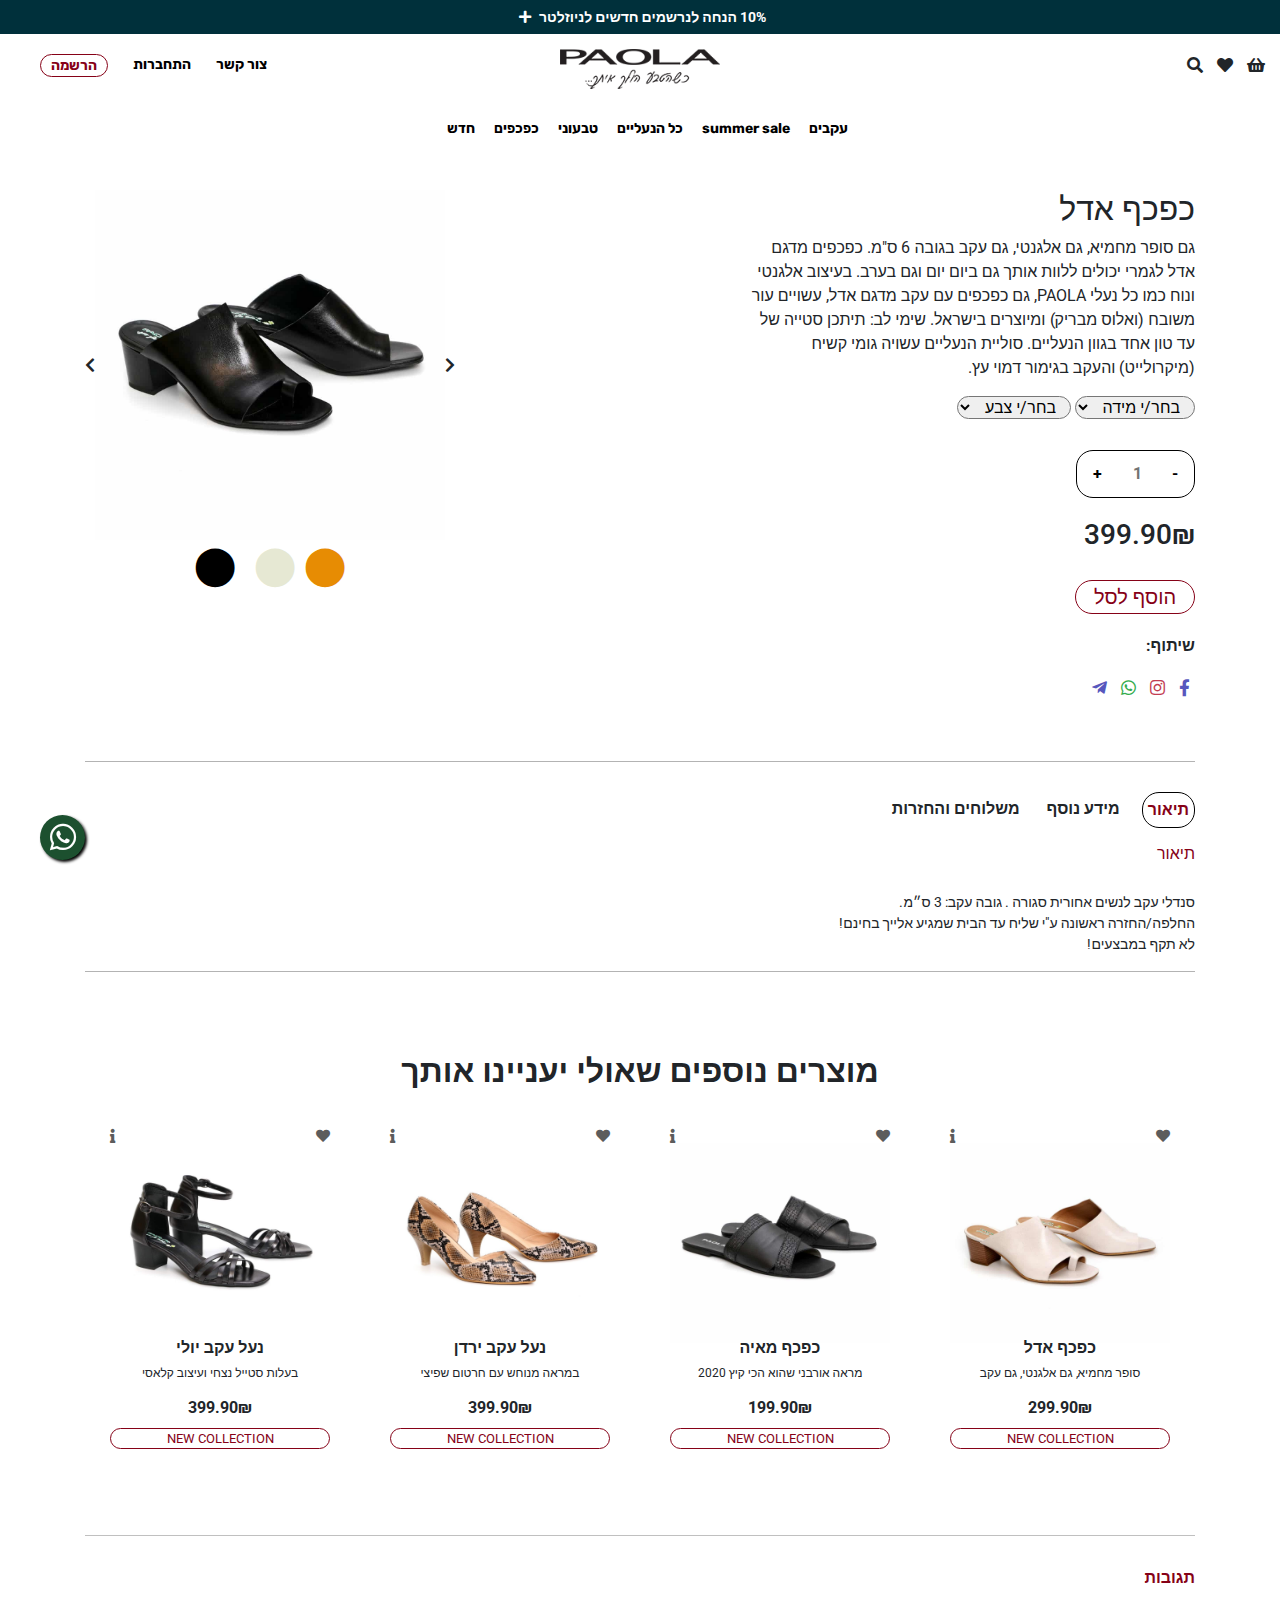
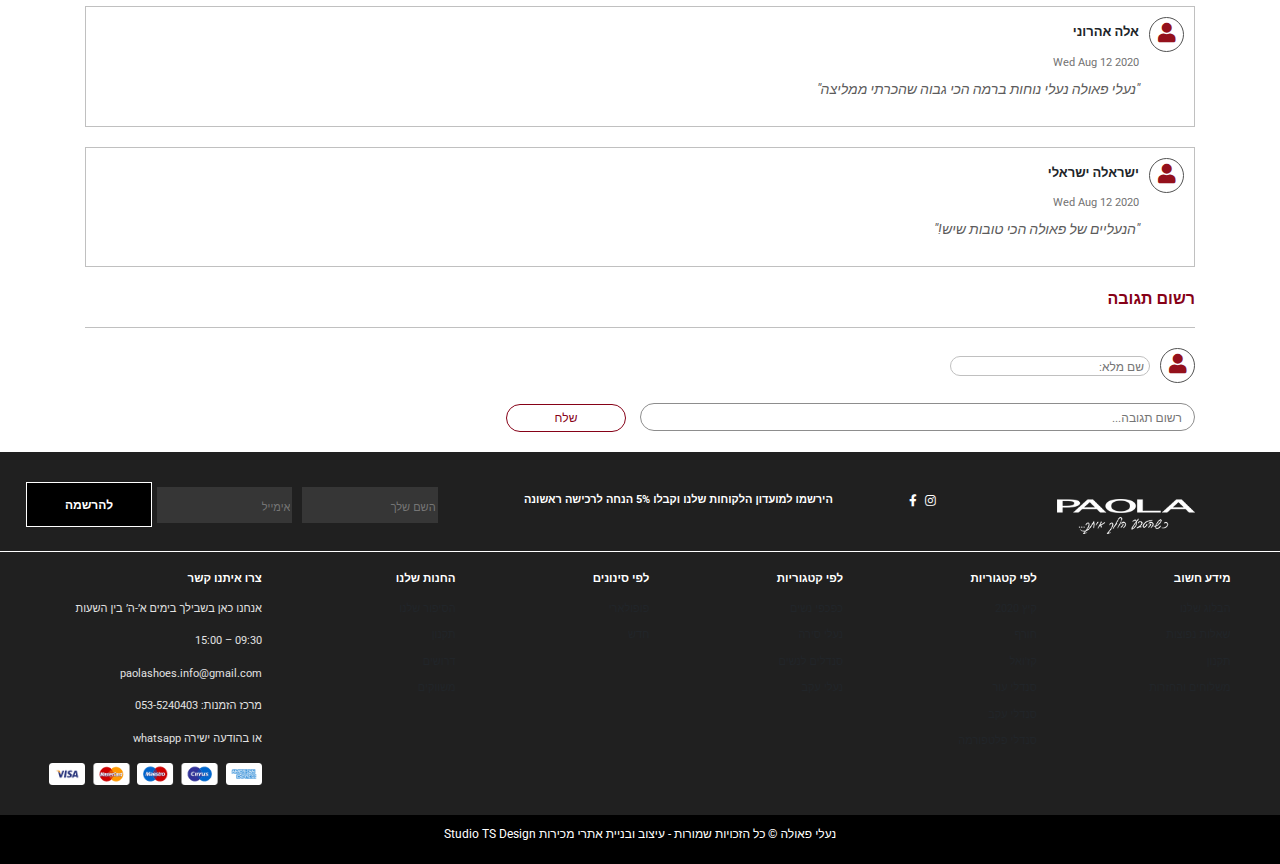
<file: adel.html>
<!DOCTYPE html>
<html lang="he">

    <head>
        <meta charset="UTF-8">
        <meta name="viewport" content="width=device-width, initial-scale=1.0">
        <link rel="stylesheet" href="https://cdnjs.cloudflare.com/ajax/libs/font-awesome/5.13.0/css/all.min.css">
        <link rel="stylesheet" href="https://stackpath.bootstrapcdn.com/bootstrap/4.5.0/css/bootstrap.min.css">
        <link href="https://fonts.googleapis.com/css2?family=Pathway+Gothic+One&display=swap" rel="stylesheet">
        <link href="https://fonts.googleapis.com/css2?family=Roboto&family=Rubik&display=swap" rel="stylesheet">
        <link rel="stylesheet" href="style.css">
        <title>נעלי פאולה | PAOLA</title>
        <link rel="icon" href="images/leaf-solid.png" type="image/x-icon">
    </head>
    
    
    
    
    <header>
        <div class="navidemo"></div>
        <div class="navigation_bar">
            <div dir="rtl" class="Add_nav">10% הנחה לנרשמים חדשים לניוזלטר
                <i class="fas fa-plus"></i>
            </div>
            <div class="container-fluid">
                <div id="main_menu">
                    <i class="fas fa-bars"></i>
                    <i class="fas fa-times" id="closenavbar"></i>
                    <div class="logo">
                        <a href="index.html"><img src="images/PaolaLOGO1.png" alt="" width="160px" height="40px"></a>
                    </div>
                    <div class="inner_main_menu">
    
                        <ul>
                            <li>
                                <a class="sign-up" href=""><strong> הרשמה</strong></a>
                            </li>
                            <li>
                                <a href="" class="sign-in"><strong> התחברות</strong></a>
                            </li>
                            <li>
                                <a href="contact-us.html" class="contact-us"> <strong>צור קשר</strong></a>
                            </li>
                                <li>
                                <i class="fas fa-search"></i>
                                <div class="search-input">
                                    <i id="Close_search" class="fas fa-times"></i>
                                    <input type="search" class="search" placeholder="...חפש מוצרים">
                                    <img src="images/PaolaLOGO1.png" alt="" width="120px" height="30px">
                                    <a href="">חיפוש</a>
                                </div>
    
                            </li>
                            <li id="heart_nav_li">
                                <i id="heart_nav" class="fas fa-heart"></i>
    
                            </li>
    
                            <li id="basket_nav_li">
                                <i id="basket" href="" class="fas fa-shopping-basket"></i>
                                <div class="inmodal">0</div>
                            </li>
                        </ul>
                        <div class="blackbgmh"></div>
                        <div class="modalheart">
                            <div class="headerheart">
                                <i id="closeH" class="fas fa-times"></i>
                                <h3>My List</h3>
    
                                <div class="innerheart">
                                </div>
                                <div class="clearall1">
                                    נקה הכל
                                    </div>
                                    
                            </div>
                        </div>
                        <div class="blackc"></div>
                        <div class="modalcart">
                            <div class="titlecart">
                                <i class="fas fa-times"></i>
                                <h3>עגלת הקניות</h3>
                            </div>
                            <div class="content-cart">
                                <p>עגלת הקניות ריקה</p>
                            </div>
                            <div class="totalprice">
    
                            </div>
                            <div class="clearall">
                                נקה הכל
                                </div>
                          
    
    
                        </div>
    
                    </div>
    
                    <div id="nav-bar">
                        <div class="inner_nav_bar">
                            <ul>
                                <li>
                                    <a href="NEW.html"><strong>חדש</strong></a>
                                </li>
                                <li>
                                    <a href="kafkafim.html"><strong>כפכפים</strong></a>
                                </li>
                                <li>
                                    <a href="tivoni.html"><strong>טבעוני</strong></a>
                                </li>
                                <li>
                                    <a href="AllProducts.html"><strong>כל הנעליים</strong> </a>
                                </li>
                                <li>
                                    <a href="SUMMER SALE.html"><strong> summer sale</strong></a>
                                </li>
                                <li>
                                    <a href="Akevim.html"> <strong>עקבים</strong></a>
                                </li>
    
    
                            </ul>
                        </div>
    
                    </div>
                </div>
            </div>
        </div>
        <div class="blackbg"></div>
        <div class="Addnav_popup">
            <div class="Add_newslatter">
                <div class="title_Addnav_popup">
                    <h1>תהיו הראשונים לדעת הכל על פאולה</h1>
                    <p>קוד קופון ישלח במייל לנרשמים חדשים לניוזלטר</p>
                </div>
                <div class="content_Addnav_popup">
                    <input type="email" class="emailpopus" placeholder="הכניסו מייל">
                    <button>הרשמה</button>
                </div>
            </div>
        </div>
    
        <div class="sign_in_sign_up">
            <div class="blackbg1"></div>
            <div class="modal_sign_in_sign_up">
                <i class="fas fa-times"></i>
                <div class="sign_up">
                    <h4>הרשמה</h4>
                    <input type="text" class="user_name" placeholder="שם מתשמש">
                    <input type="email" class="email_signup" placeholder="דואר אלקטרוני">
                    <input type="password" class="password" placeholder="הזן סיסמה">
                    <input type="password" class="password_again" placeholder="הזן סיסמה בשנית">
                    <button>הרשמה</button>
    
                </div>
                <div class="sign_in">
                    <h4>התחברות</h4>
                    <input type="text" class="user_name" placeholder="שם מתשמש">
                    <input type="password" class="password" placeholder="הזן סיסמה">
                    <div class="rememberme">
                        <div class="checkbox">
                            <p>זכור אותי</p>
                            <input type="checkbox">
                        </div>
                        <a href="">?שחכת סיסמא</a>
                    </div>
                    <button>התחברות</button>
                </div>
            </div>
        </div>
    
    
    </header>
    
    
<body>

    <div class="back_to_top">
        <i class="fas fa-chevron-up"></i>
    </div>
    <a href="https://api.whatsapp.com/send?phone=+972535240403&text=היי אשמח לברר על דגם מסויים." class="float"
      target="_blank">
      <i class="fab fa-whatsapp my-float"></i>
    </a>

    <div class="product_page" data-productid1="19" id="19">
        <div class="container">
            <div class="imges_color">
                <div class="images-product">
                    <i id="left" class="fas fa-chevron-left"></i>
                    <img class="firstimage" src="images/אדל שחור.jpg" alt="" style="display: block;"
                        data-imagecolor="black">
                    <img src="images/אדל לבן.jpg" alt="" data-imagecolor="white">
                    <img src="images/אדל צהוב.jpg" alt="" data-imagecolor="yellow">

                    <i id="right" class="fas fa-chevron-right"></i>
                </div>
                <div class="colors">
                    <i id="black" class="fas fa-circle" data-color="black"></i>
                    <i id="white" class="fas fa-circle" data-color="white"></i>
                    <i id="yellow" class="fas fa-circle" data-color="yellow"></i>

                </div>
            </div>
            <div class="description">
                <div dir="rtl" class="inner-dec">
                    <h2>כפכף אדל</h2>
                    <p>
                        גם סופר מחמיא, גם אלגנטי, גם עקב בגובה 6 ס"מ. כפכפים מדגם אדל לגמרי יכולים ללוות אותך גם ביום
                        יום וגם בערב. בעיצוב אלגנטי ונוח כמו כל נעלי PAOLA, גם כפכפים עם עקב מדגם אדל, עשויים עור משובח
                        (ואלוס מבריק) ומיוצרים בישראל. שימי לב: תיתכן סטייה של עד טון אחד בגוון הנעליים. סוליית הנעליים
                        עשויה גומי קשיח (מיקרולייט) והעקב בגימור דמוי עץ.</p>
                    <select name="size" id="size">
                        <option value="none">בחר/י מידה</option>
                        <option value="36">36</option>
                        <option value="37">37</option>
                        <option value="38">38</option>
                        <option value="39">39</option>
                        <option value="39">40</option>
                        <option value="39">41</option>
                    </select>

                    <select name="color" id="color">
                        <option value="none">בחר/י צבע</option>
                        <option value="BLACK">שחור</option>
                        <option value="WHITE">לבן</option>
                        <option value="yellow">צהוב</option>

                    </select>

                </div>
                <div class="buttons">
                    <div class="counter">
                        <button id="plus" value="+">+</button>
                        <input class="Pcount" type="text" value="1" placeholder="כמות" data-productid="18">
                        <button id="minus" value="-">-</button>
                    </div>
                    <div class="price_product">
                        <h3>399.90₪</h3>
                    </div>
                    <div class="buttonadd">
                        <button data-productid="19" class="add">הוסף לסל</button>
                    </div>
                </div>
            </div>

        </div>
    </div>
    <div class="share_icon">
        <div class="container">
            <p>שיתוף:</p>
            <a href=""><i class="fab fa-facebook-f" id="sharef"></i></a>
            <a href=""><i class="fab fa-instagram" id="sharei"></i></a>
            <a href=""><i class="fab fa-whatsapp" id="sharew"></i></a>
            <a href=""><i class="fab fa-telegram-plane" id="sharet"></i></a>
        </div>
    </div>

    <div class="information">
        <div class="container">
            <div class="moreinfo">
                <p class="teor" data-infotmation="teor">תיאור</p>
                <p data-infotmation="more_info"> מידע נוסף</p>
                <p data-infotmation="mishlohim">משלוחים והחזרות</p>
            </div>
            <div class="info" data-info="teor" style="display: block;">
                <h6>תיאור</h6>
                <p> <br> סנדלי עקב לנשים אחורית סגורה . גובה עקב: 3 ס״מ.
                    <br> החלפה/החזרה ראשונה ע"י שליח עד הבית שמגיע אלייך בחינם!
                    <br> לא תקף במבצעים!
                </p>
            </div>
            <div class="info" data-info="more_info">
                <h6>מידע נוסף</h6>
                <p>מידות:</p>
                <p>36 , 37, 38, 39, 40, 41</p>
                <p>צבעים</p>
                <p>אבן , אדום , שחור</p>
            </div>
            <div class="info" data-info="mishlohim">
                <h6>משלוחים</h6>
                <p><br> נעלי פאולה עושה את מרב המאמצים על מנת לספק את ההזמנה בהקדם האפשרי, אך ייתכנו מקרים בהם ייתכנו
                    עיכובים בזמני קבלת המוצרים (מוצר שאזל מהמלאי ונשלח לייצור אצל היצרן, זמני מבצעים מיוחדים וכדומה).
                    <br> שליח עד הבית – עלות 35 ₪, בקנייה של מעל ל-260 ₪ – חינם
                    <br> משלוח עד הבית מתבצע בין השעות 09:00-18:00 ועל כן מומלץ להזין באתר כתובת בה תהיי זמינה בשעות
                    אלו.
                    <br> עם איסוף החבילה ממשרדינו ע"י חברת השליחויות, תקבלי מסרון על כך. לאחר מכן חברת השליחויות תתאם
                    מולך את מועד קבלת המשלוח.
                    <br> המשלוח יתבצע תוך 5 ימי עסקים מתאריך הרכישה באתר (למעט מקרים בהם המוצר אינו קיים במלאי, במקרה זה
                    זמן האספקה יהיה עד 10 ימי עסקים מתאריך הרכישה).
                    <br> משלוחים לאזורים מרוחקים יתבצעו תוך 7 ימי עסקים (אילת, הערבה, יישובי צפון רמת הגולן, קיבוצים
                    ויישובים שאינם סמוכים לכבישים ראשיים).
                    <br> חברת השליחויות הינה חברה חיצונית, לכן לעיתים ייתכנו עיכובים שאינם תלויים בנו</p>

                <h6>מידיניות החלפה</h6>
                <p>
                    <br> החלפה/החזרה תתאפשר תוך 14 ימי עסקים מיום קבלת המוצר בתנאי שלא נעשה שימוש במוצר, לא נגרם נזק
                    למוצר והוא מוחזר באריזתו המקורית.
                    <br>בעת החזרת מוצר תוכלי לקבל זיכוי מלא לאתר או החזר כספי מלא לאמצעי התשלום איתו ביצעת את ההזמנה.
                    <br>הזיכוי לאתר/החזר לאמצעי התשלום יינתן תוך 7 ימי עסקים מקבלת המוצר במשרדינו.
                    <br>לא יינתן זיכוי כספי עבור דמי משלוח.
                    <br>זיכוי כספי יינתן לכרטיס האשראי/ איתו בוצעה ההזמנה באותם תנאי תשלום.
                    <br>אין החלפות והחזרות על דגמים הנמכרים במבצעי חיסול סוף עונה.
                </p>
                <h6>שליח עד הבית</h6>
                <p>
                    <br> אם הנך מעוניינת לבצע החלפה/החזרה של מוצר אשר נקנה בסכום של 260 ₪ ומעלה, אנו נשלח שליח על
                    חשבוננו לאיסוף המוצר וביצוע החלפה/החזרה. אם המוצר נקנה בסכום של 199 ₪ ומטה באפשרותך לשלוח אלינו את
                    המוצר בדואר רשום לכתובת יסוד המעלה 30 ת"א או ע"י שליח בעלות 35 ₪. תיאום האיסוף ע"י שליח יתבצע מול
                    מחלקת שירות לקוחות בטלפון 053-5240403 או באי-מייל paolashoes.info@gmail.com
                    <br> החלפה/החזרה ראשונה באמצעות שליח תינתן בחינם. החלפה שנייה תינתן בעלות של 35 ₪.
                    <br>במקרה של החלפת מוצר ע"י שליח, יש למסור לשליח את המוצר המקורי שרכשת בעת קבלת המוצר החלופי מהשליח.
                </p>
                <h6>תיקון מוצר</h6>
                <p>
                    <br> במקרה בו נדרש תיקון למוצר שרכשת יש ליצור קשר עם מחלקת שירות הלקוחות בטל: 053-5240403
                    <br> את המוצר ניתן להעביר דרך אחת מחנויות המשווקת את נעלי פאולה או, שליחתו בדואר רשום לרחוב יסוד
                    המעלה 30 ת"א או שליחתו על ידי שליח בעלות של 35 ש"ח.
                    <br> לאחר תיקון המוצר ניתן לקבלו על ידי שליח עד הבית בעלות של 35 ש"ח </p>

                <h6>מוצר שאזל מהמלאי</h6>
                <p>
                    אם המוצר שהזמנת אזל מהמלאי ואין באפשרותינו לספקו, ניצור איתך קשר טלפוני וניידע אותך. במקרה זה תוכלי
                    לקבל מוצר חליפי או זיכוי לאתר או החזר כספי.
                </p>





            </div>
        </div>
    </div>


    <div class="moreproduct">
        <div class="tittlemore">
            <h2>מוצרים נוספים שאולי יעניינו אותך</h2>
        </div>
        <div class="pruduct_cards">
            <div class="card_item">
                <div class="card_icon">
                    <i class="fas fa-info" data-id_pro="yuli"></i>
                    <i class="fas fa-heart" id="heart_product" data-pid="18"></i>
                </div>
                <a href="product-yuli.html"><img src="images/סנדל יולי שחור.jpg" alt="" class="image_product"></a>
                <p class="title-item">נעל עקב יולי</p>
                <p class="des">בעלות סטייל נצחי ועיצוב קלאסי</p>
                <p class="price">399.90₪</p>
                <p class="bonus-item">NEW COLLECTION</p>
                <div class="product_description" data-productid="yuli">
                    <i class="far fa-times-circle" data-id_close="yuli"></i>
                    <p> נעלי עקב לנשים, מדגם יולי, בעלות סטייל נצחי. <br> עיצוב קלאסי, רצועות דקות עקב מרובע וסגירה נוחה
                        בקרסול. <br>כמו כל נעלי PAOLA, גם נעלי עקב מדגם יולי, עשויים עור משובח ומיוצרים<br> בישראל.
                        סוליית
                        הסנדלים עשויה גומי קשיח והעקב מגומי בגימור <br>דמוי עץ. שימי לב: תיתכן סטייה של עד טון אחד בגוון
                        הנעליים.
                        <br>
                        מידות
                        <br>
                        36,37,38,39,40,41
                    </p>
                </div>

            </div>
            <div class="card_item">
                <div class="card_icon">
                    <i class="fas fa-info" data-id_pro="yarden"></i>
                    <i class="fas fa-heart" id="heart_product" data-pid="20"></i></i>
                </div>
                <a href="yarden.html"><img src="images/ירדן מנוחש.jpg" alt="" class="image_product"></a>
                <p class="title-item">נעל עקב ירדן</p>
                <p class="des"> במראה מנוחש עם חרטום שפיצי</p>
                <p class="price">399.90₪</p>
                <p class="bonus-item">NEW COLLECTION</p>
                <div class="product_description" data-productid="yarden">
                    <i class="far fa-times-circle" data-id_close="yarden"></i>
                    <p>נעלי עקב, סלינג-בק, במראה קלאסי עם חרטום שפיצי ורצועות דקות המעטרות את הקרסול. כמו כל נעלי PAOLA,
                        גם נעלי עקב, מדגם ירדן, עשויות עור משובח ומיוצרות בישראל. שימי לב: תיתכן סטייה של עד טון אחד
                        בגוון הנעליים. סוליית הנעליים עשויה גומי קשה (ניאוליט) והעקב בגימור מבריק</p>
                </div>

            </div>
            <div class="card_item">
                <div class="card_icon">
                    <i class="fas fa-info" data-id_pro="maya"></i>
                    <i class="fas fa-heart" id="heart_product" data-pid="21"></i></i>
                </div>
                <a href="maya.html"><img src="images/כפכף מאיה.jpg" alt="" class="image_product"></a>
                <p class="title-item">כפכף מאיה</p>
                <p class="des">מראה אורבני שהוא הכי קיץ 2020 </p>
                <p class="price">199.90₪</p>
                <p class="bonus-item">NEW COLLECTION</p>
                <div class="product_description" data-productid="maya">
                    <i class="far fa-times-circle" data-id_close="maya"></i>
                    <p>מראה אורבני שהוא הכי קיץ 2020 ונוחות אינסופית, כפכפים מעוצבים בגזרה א-סימטריים וספידה מרובעת מדגם
                        מאיה יעברו איתך בקלילות מלאת סטייל את העונה החמה. כמו כל נעלי PAOLA, גם כפכפים מדגם מאיה, עשויים
                        עור
                        משובח ומיוצרים בישראל. שימי לב: תיתכן סטייה של עד טון אחד בגוון הנעליים. סוליית הנעליים והעקב
                        עשויים
                        גומי קשה (מיקרו).
                    </p>
                </div>

            </div>
            <div class="card_item">
                <div class="card_icon">
                    <i class="fas fa-info" data-id_pro="adel"></i>
                    <i class="fas fa-heart" id="heart_product" data-pid="19"></i>
                </div>
                <a href="adel.html"><img src="images/אדל בז.jpg" alt="" class="image_product"></a>
                <p class="title-item">כפכף אדל</p>
                <p class="des">סופר מחמיא, גם אלגנטי, גם עקב</p>
                <p class="price">299.90₪</p>
                <p class="bonus-item">NEW COLLECTION</p>
                <div class="product_description" data-productid="adel">
                    <i class="far fa-times-circle" data-id_close="adel"></i>
                    <p>
                        גם סופר מחמיא, גם אלגנטי, גם עקב בגובה 6 ס"מ. כפכפים מדגם אדל לגמרי יכולים ללוות אותך גם ביום
                        יום
                        וגם בערב. בעיצוב אלגנטי ונוח כמו כל נעלי PAOLA, גם כפכפים עם עקב מדגם אדל, עשויים עור משובח
                        (ואלוס
                        מבריק) ומיוצרים בישראל. שימי לב: תיתכן סטייה של עד טון אחד בגוון הנעליים. סוליית הנעליים עשויה
                        גומי
                        קשיח (מיקרולייט) והעקב בגימור דמוי עץ
                    </p>
                </div>

            </div>
        </div>



    </div>


    <div class="comments" dir="rtl">
        <div class="container">
            <div class="tittle_comm">
                <p id="comentsbutton" dir="rtl" style="color: rgb(134, 1, 23);">תגובות</p>
            </div>
            <div class="comm">
                <div class="headcomments" dir="rtl">
                    <div class="imagecomm">
                        <i class="fas fa-user"></i>
                    </div>
                    <div class="name_date">
                        <p class="namecomm1">אלה אהרוני</p>
                        <p class="datecomm">Wed Aug 12 2020</p>
                    </div>
                </div>
                <div class="footercomm" dir="rtl">
                    <p class="comm1">
                        "נעלי פאולה נעלי נוחות ברמה הכי גבוה שהכרתי ממליצה"
                    </p>
                </div>
            </div>
            <div class="comm">
                <div class="headcomments" dir="rtl">
                    <div class="imagecomm">
                        <i class="fas fa-user"></i>
                    </div>
                    <div class="name_date">
                        <p class="namecomm1">ישראלה ישראלי</p>
                        <p class="datecomm">Wed Aug 12 2020</p>
                    </div>
                </div>
                <div class="footercomm" dir="rtl">
                    <p class="comm1">
                        "הנעליים של פאולה הכי טובות שיש!"
                    </p>
                </div>
            </div>

        </div>
    </div>


    <div class="writecomm">
        <div class="container">
            <p id="writecomments" dir="rtl" style="color: rgb(134, 1, 23);">רשום תגובה</p>
            <div class="headwritecomm" dir="rtl">
                <div class="imagecomm">
                    <i class="fas fa-user"></i>
                </div>
                <input type="text" id="namewcomm" placeholder="שם מלא:">
            </div>
            <div class="footerwritecomm" dir="rtl">
                <input type="text" id="commuser" placeholder="רשום תגובה...">
                <button id="sendcomm" dir="rtl">שלח</button>

            </div>


        </div>
    </div>





    <div class="footer">
        <div class="footer_top">
            <div class="newsfooter">
                <button>להרשמה</button>
                <input type="email" placeholder="אימייל" class="emailfooter">
                <input type="text" placeholder="השם שלך" class="namefooter">
            </div>
            <div class="textfooter">
                <p>הירשמו למועדון הלקוחות שלנו וקבלו 5% הנחה לרכישה ראשונה</p>
            </div>
            <div class="footer_icon">
                <a target="_blank" href="https://www.facebook.com/PaolaShoes/"><i class="fab fa-facebook-f"></i></a>
                <a target="_blank" href="https://www.instagram.com/paolashoes.il/"><i class="fab fa-instagram"></i></a>
            </div>
            <div class="footer_logo">
                <img src="images/PaolaLOGOW.png" alt="">
            </div>

        </div>

        <div class="footerdown">
            <div class="container-fluid">
                <div class="footercontent">
                    <div class="footerd-contact-us">
                        <h6>צרו איתנו קשר</h6>
                        <p>אנחנו כאן בשבילך בימים א’-ה’ בין השעות</p>
                        <p>15:00 – 09:30</p>
                        <p>paolashoes.info@gmail.com</p>
                        <p>מרכז הזמנות: 053-5240403</p>
                        <p>whatsapp או בהודעה ישירה</p>
                        <img src="images/payment-icon.png" alt="" width="100%">
                    </div>
                    <div class="footerd">
                        <h6>החנות שלנו</h6>
                        <a>הסיפור שלנו</a>
                        <a>תקנון</a>
                        <a>דרושים</a>
                        <a>משווקים</a>

                    </div>
                    <div class="footerd">
                        <h6>לפי סינונים</h6>
                        <a>פופולארי</a>
                        <a>חדש</a>
                    </div>
                    <div class="footerd">
                        <h6>לפי קטגוריות</h6>
                        <a>כפכפי נשים</a>
                        <a>נעלי סירה</a>
                        <a>סנדלים לנשים</a>
                        <a>נעלי עקב</a>
                    </div>
                    <div class="footerd">
                        <h6>לפי קטגוריות</h6>
                        <a>קיץ 2020</a>
                        <a>חורף</a>
                        <a>קז'ואל</a>
                        <a>סנדלי עור</a>
                        <a>סנדלי עקב</a>
                        <a>סנדלי פלטפורמה</a>
                    </div>
                    <div class="footerd">
                        <h6>מידע חשוב</h6>
                        <a>הבלוג שלנו</a>
                        <a>שאלות נפוצות</a>
                        <a>תקנון</a>
                        <a>משלוחים והחזרות</a>
                    </div>

                </div>

            </div>
        </div>
    </div>

    <div class="Design">
        <p>Studio TS Design נעלי פאולה © כל הזכויות שמורות - עיצוב ובניית אתרי מכירות </p>
    </div>



    <script src="script.js"></script>

</body>
</file>
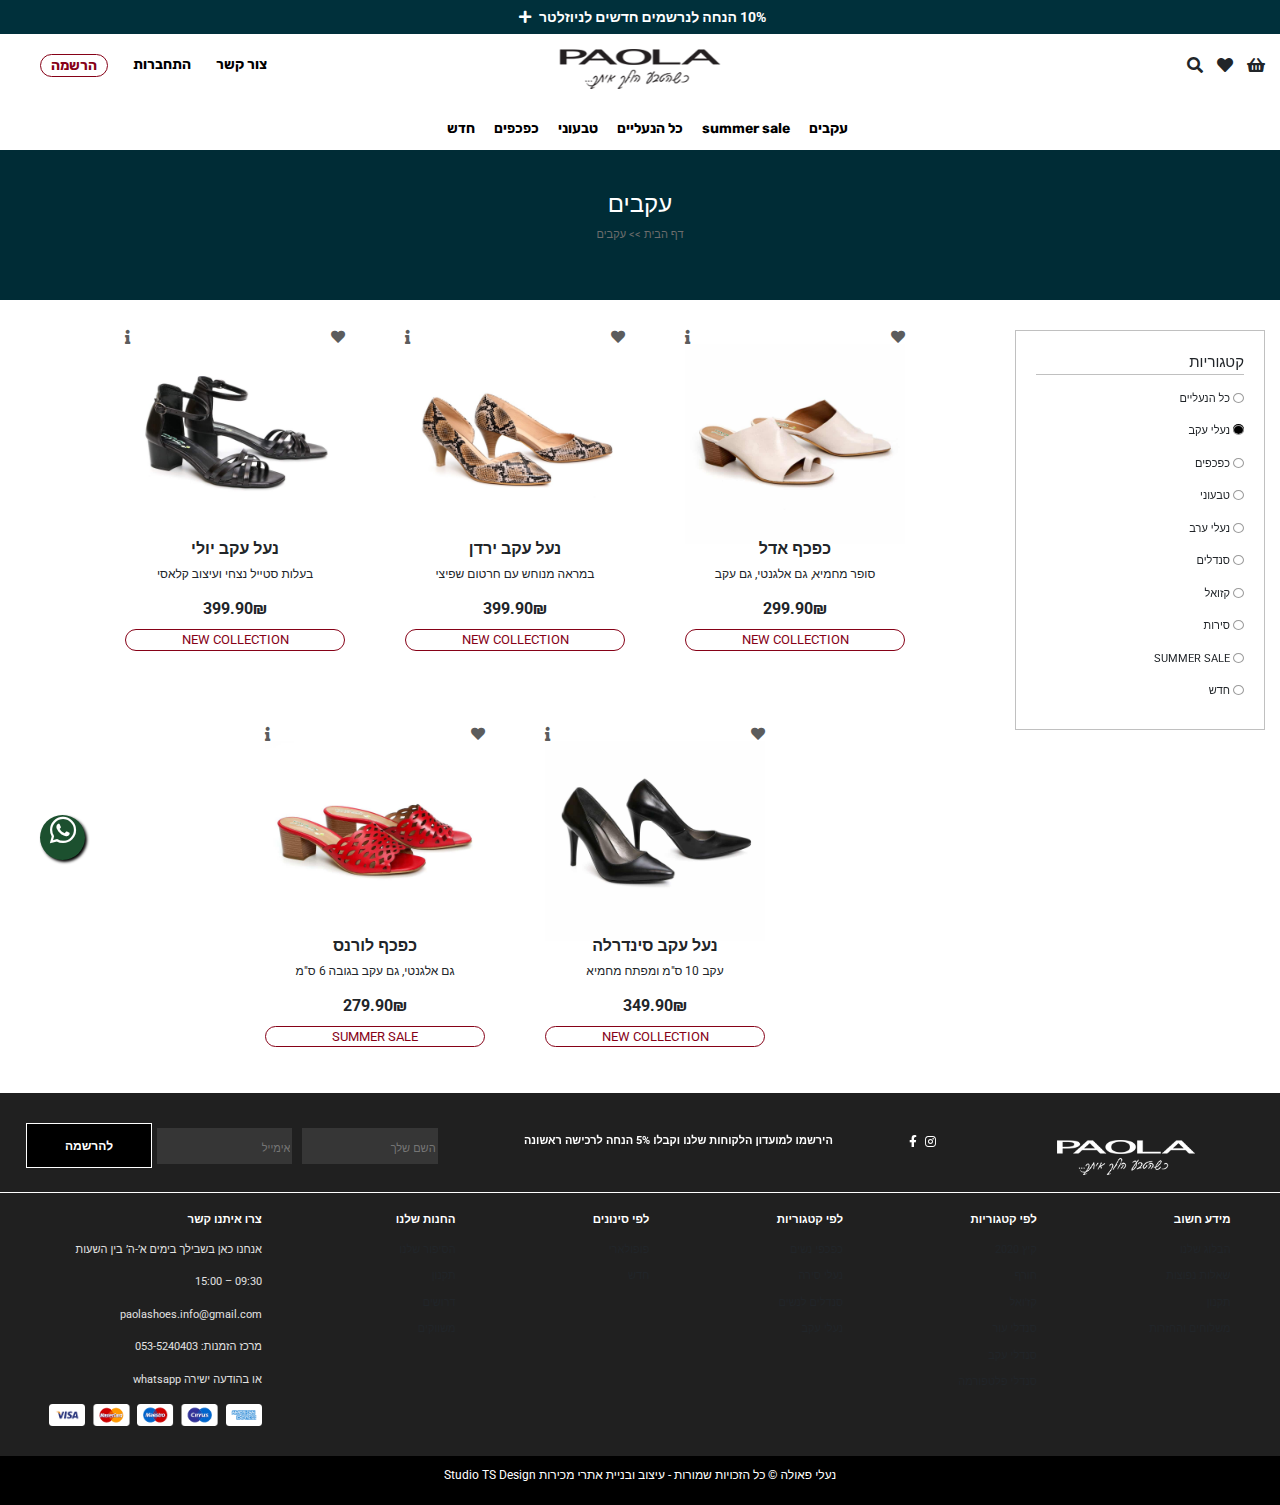
<file: Akevim.html>
<head>
    <meta charset="UTF-8">
    <meta name="viewport" content="width=device-width, initial-scale=1.0">
    <link rel="stylesheet" href="https://cdnjs.cloudflare.com/ajax/libs/font-awesome/5.13.0/css/all.min.css">
    <link rel="stylesheet" href="https://stackpath.bootstrapcdn.com/bootstrap/4.5.0/css/bootstrap.min.css">
    <link href="https://fonts.googleapis.com/css2?family=Pathway+Gothic+One&display=swap" rel="stylesheet">
    <link href="https://fonts.googleapis.com/css2?family=Roboto&family=Rubik&display=swap" rel="stylesheet">
    <link rel="stylesheet" href="style.css">
    <title>נעלי פאולה | PAOLA</title>
    <link rel="icon" href="images/leaf-solid.png" type="image/x-icon">
</head>




<header>
    <div class="navidemo"></div>
    <div class="navigation_bar">
        <div dir="rtl" class="Add_nav">10% הנחה לנרשמים חדשים לניוזלטר
            <i class="fas fa-plus"></i>
        </div>
        <div class="container-fluid">
            <div id="main_menu">
                <i class="fas fa-bars"></i>
                <i class="fas fa-times" id="closenavbar"></i>
                <div class="logo">
                    <a href="index.html"><img src="images/PaolaLOGO1.png" alt="" width="160px" height="40px"></a>
                </div>
                <div class="inner_main_menu">

                    <ul>
                        <li>
                            <a class="sign-up" href=""><strong> הרשמה</strong></a>
                        </li>
                        <li>
                            <a href="" class="sign-in"><strong> התחברות</strong></a>
                        </li>
                        <li>
                            <a href="contact-us.html" class="contact-us"> <strong>צור קשר</strong></a>
                        </li>
                        <li>
                            <i class="fas fa-search"></i>
                            <div class="search-input">
                                <i id="Close_search" class="fas fa-times"></i>
                                <input type="search" class="search" placeholder="...חפש מוצרים">
                                <img src="images/PaolaLOGO1.png" alt="" width="120px" height="30px">
                                <a href="">חיפוש</a>
                            </div>

                        </li>
                        <li id="heart_nav_li">
                            <i id="heart_nav" class="fas fa-heart"></i>

                        </li>

                        <li id="basket_nav_li">
                            <i id="basket" href="" class="fas fa-shopping-basket"></i>
                            <div class="inmodal">0</div>
                        </li>
                    </ul>
                    <div class="blackbgmh"></div>
                    <div class="modalheart">
                        <div class="headerheart">
                            <i id="closeH" class="fas fa-times"></i>
                            <h3>My List</h3>

                            <div class="innerheart">
                            </div>
                            <div class="clearall1">
                                נקה הכל
                                </div>
                                
                        </div>
                    </div>
                    <div class="blackc"></div>
                    <div class="modalcart">
                        <div class="titlecart">
                            <i class="fas fa-times"></i>
                            <h3>עגלת הקניות</h3>
                        </div>
                        <div class="content-cart">
                            <p>עגלת הקניות ריקה</p>
                        </div>
                        <div class="totalprice">

                        </div>
                        <div class="clearall">
                            נקה הכל
                            </div>
                      


                    </div>

                </div>

                <div id="nav-bar">
                    <div class="inner_nav_bar">
                        <ul>
                            <li>
                                <a href="NEW.html"><strong>חדש</strong></a>
                            </li>
                            <li>
                                <a href="kafkafim.html"><strong>כפכפים</strong></a>
                            </li>
                            <li>
                                <a href="tivoni.html"><strong>טבעוני</strong></a>
                            </li>
                            <li>
                                <a href="AllProducts.html"><strong>כל הנעליים</strong> </a>
                            </li>
                            <li>
                                <a href="SUMMER SALE.html"><strong> summer sale</strong></a>
                            </li>
                            <li>
                                <a href="Akevim.html"> <strong>עקבים</strong></a>
                            </li>


                        </ul>
                    </div>

                </div>
            </div>
        </div>
    </div>
    <div class="blackbg"></div>
    <div class="Addnav_popup">
        <div class="Add_newslatter">
            <div class="title_Addnav_popup">
                <h1>תהיו הראשונים לדעת הכל על פאולה</h1>
                <p>קוד קופון ישלח במייל לנרשמים חדשים לניוזלטר</p>
            </div>
            <div class="content_Addnav_popup">
                <input type="email" class="emailpopus" placeholder="הכניסו מייל">
                <button>הרשמה</button>
            </div>
        </div>
    </div>

    <div class="sign_in_sign_up">
        <div class="blackbg1"></div>
        <div class="modal_sign_in_sign_up">
            <i class="fas fa-times"></i>
            <div class="sign_up">
                <h4>הרשמה</h4>
                <input type="text" class="user_name" placeholder="שם מתשמש">
                <input type="email" class="email_signup" placeholder="דואר אלקטרוני">
                <input type="password" class="password" placeholder="הזן סיסמה">
                <input type="password" class="password_again" placeholder="הזן סיסמה בשנית">
                <button>הרשמה</button>

            </div>
            <div class="sign_in">
                <h4>התחברות</h4>
                <input type="text" class="user_name" placeholder="שם מתשמש">
                <input type="password" class="password" placeholder="הזן סיסמה">
                <div class="rememberme">
                    <div class="checkbox">
                        <p>זכור אותי</p>
                        <input type="checkbox">
                    </div>
                    <a href="">?שחכת סיסמא</a>
                </div>
                <button>התחברות</button>
            </div>
        </div>
    </div>


</header>


<body>
    <div class="back_to_top">
        <i class="fas fa-chevron-up"></i>
    </div>
    <a href="https://api.whatsapp.com/send?phone=+972535240403&text=היי אשמח לברר על דגם מסויים." class="float"
      target="_blank">
      <i class="fab fa-whatsapp my-float"></i>
    </a>

    <div class="top_page">
        <h4>עקבים</h4>
        <p> דף הבית >> עקבים</p>
    </div>

    <div class="container-fluid">
        <div class="AllproductPage">
            <div class="all_products">
                <div class="pruduct_cards">
                    <div class="card_item"  data-productcategory="akev" data-productcategory1="sandal" data-productcategory2="NEW" >
                        <div class="card_icon">
                            <i class="fas fa-info" data-id_pro="yuli"></i>
                            <i class="fas fa-heart" id="heart_product" data-pid="18"></i>
                        </div>
                        <a href="product-yuli.html"><img src="images/סנדל יולי שחור.jpg" alt=""
                                class="image_product"></a>
                        <p class="title-item">נעל עקב יולי</p>
                        <p class="des">בעלות סטייל נצחי ועיצוב קלאסי</p>
                        <p class="price">399.90₪</p>
                        <p class="bonus-item">NEW COLLECTION</p>
                        <div class="product_description" data-productid="yuli">
                            <i class="far fa-times-circle" data-id_close="yuli"></i>
                            <p> נעלי עקב לנשים, מדגם יולי, בעלות סטייל נצחי. <br> עיצוב קלאסי, רצועות דקות עקב מרובע
                                וסגירה נוחה
                                בקרסול. <br>כמו כל נעלי PAOLA, גם נעלי עקב מדגם יולי, עשויים עור משובח ומיוצרים<br>
                                בישראל.
                                סוליית
                                הסנדלים עשויה גומי קשיח והעקב מגומי בגימור <br>דמוי עץ. שימי לב: תיתכן סטייה של עד טון
                                אחד בגוון
                                הנעליים.
                                <br>
                                מידות
                                <br>
                                36,37,38,39,40,41
                            </p>
                        </div>

                    </div>
                    <div class="card_item"  data-productcategory="akev" data-productcategory1="erev"data-productcategory2="NEW">
                        <div class="card_icon">
                            <i class="fas fa-info" data-id_pro="yarden"></i>
                            <i class="fas fa-heart" id="heart_product" data-pid="20"></i>
                        </div>
                        <a href="yarden.html"><img src="images/ירדן מנוחש.jpg" alt="" class="image_product"></a>
                        <p class="title-item">נעל עקב ירדן</p>
                        <p class="des"> במראה מנוחש עם חרטום שפיצי</p>
                        <p class="price">399.90₪</p>
                        <p class="bonus-item">NEW COLLECTION</p>
                        <div class="product_description" data-productid="yarden">
                            <i class="far fa-times-circle" data-id_close="yarden"></i>
                            <p>נעלי עקב, סלינג-בק, במראה קלאסי עם חרטום שפיצי ורצועות דקות המעטרות את הקרסול. כמו כל
                                נעלי PAOLA,
                                גם נעלי עקב, מדגם ירדן, עשויות עור משובח ומיוצרות בישראל. שימי לב: תיתכן סטייה של עד טון
                                אחד
                                בגוון הנעליים. סוליית הנעליים עשויה גומי קשה (ניאוליט) והעקב בגימור מבריק</p>
                        </div>

                    </div>
                    <div class="card_item"  data-productcategory="kafkaf" data-productcategory1="casual" data-productcategory2="NEW" style="display: none;">
                        <div class="card_icon">
                            <i class="fas fa-info" data-id_pro="maya"></i>
                            <i class="fas fa-heart" id="heart_product" data-pis="21"></i>
                        </div>
                        <a href="maya.html"><img src="images/כפכף מאיה.jpg" alt="" class="image_product"></a>
                        <p class="title-item">כפכף מאיה</p>
                        <p class="des">מראה אורבני שהוא הכי קיץ 2020 </p>
                        <p class="price">199.90₪</p>
                        <p class="bonus-item">NEW COLLECTION</p>
                        <div class="product_description" data-productid="maya">
                            <i class="far fa-times-circle" data-id_close="maya"></i>
                            <p>מראה אורבני שהוא הכי קיץ 2020 ונוחות אינסופית, כפכפים מעוצבים בגזרה א-סימטריים וספידה
                                מרובעת מדגם
                                מאיה יעברו איתך בקלילות מלאת סטייל את העונה החמה. כמו כל נעלי PAOLA, גם כפכפים מדגם
                                מאיה, עשויים עור
                                משובח ומיוצרים בישראל. שימי לב: תיתכן סטייה של עד טון אחד בגוון הנעליים. סוליית הנעליים
                                והעקב עשויים
                                גומי קשה (מיקרו).
                            </p>
                        </div>

                    </div>
                    <div class="card_item"  data-productcategory="kafkaf" data-productcategory1="akev" data-productcategory2="NEW">
                        <div class="card_icon">
                            <i class="fas fa-info" data-id_pro="adel"></i>
                            <i class="fas fa-heart" id="heart_product" data-pid="19"></i>
                        </div>
                        <a href="adel"><img src="images/אדל בז.jpg" alt="" class="image_product"></a>
                        <p class="title-item">כפכף אדל</p>
                        <p class="des">סופר מחמיא, גם אלגנטי, גם עקב</p>
                        <p class="price">299.90₪</p>
                        <p class="bonus-item">NEW COLLECTION</p>
                        <div class="product_description" data-productid="adel">
                            <i class="far fa-times-circle" data-id_close="adel"></i>
                            <p>
                                גם סופר מחמיא, גם אלגנטי, גם עקב בגובה 6 ס"מ. כפכפים מדגם אדל לגמרי יכולים ללוות אותך גם
                                ביום יום
                                וגם בערב. בעיצוב אלגנטי ונוח כמו כל נעלי PAOLA, גם כפכפים עם עקב מדגם אדל, עשויים עור
                                משובח (ואלוס
                                מבריק) ומיוצרים בישראל. שימי לב: תיתכן סטייה של עד טון אחד בגוון הנעליים. סוליית הנעליים
                                עשויה גומי
                                קשיח (מיקרולייט) והעקב בגימור דמוי עץ
                            </p>
                        </div>

                    </div>

                    <div class="card_item"  data-productcategory="kafkaf" data-productcategory1="akev" data-productcategory2="SALE">
                        <div class="card_icon">
                            <i class="fas fa-info" data-id_pro="lorens"></i>
                            <i class="fas fa-heart" id="heart_product"></i>
                        </div>
                        <a href=""><img src="images/לורנס אדום.jpg" alt="" class="image_product"></a>
                        <p class="title-item">כפכף לורנס</p>
                        <p class="des">גם אלגנטי, גם עקב בגובה 6 ס"מ</p>
                        <p class="price">279.90₪</p>
                        <p class="bonus-item">SUMMER SALE</p>
                        <div class="product_description" data-productid="lorens">
                            <i class="far fa-times-circle" data-id_close="lorens"></i>
                            <p>
                                גם סופר מחמיא, גם אלגנטי, גם עקב בגובה 6 ס"מ. כפכפים מדגם לורנס לגמרי יכולים ללוות אותך
                                גם ביום יום
                                וגם בערב. בעיצוב אלגנטי ונוח כמו כל נעלי PAOLA, גם כפכפים עם עקב מדגם אדל, עשויים עור
                                משובח (ואלוס
                                מבריק) ומיוצרים בישראל. שימי לב: תיתכן סטייה של עד טון אחד בגוון הנעליים. סוליית הנעליים
                                עשויה גומי
                                קשיח (מיקרולייט) והעקב בגימור דמוי עץ
                            </p>
                        </div>

                    </div>
                    <div class="card_item"  data-productcategory="kafkaf" data-productcategory1="caual" data-productcategory2="SALE" style="display: none;">
                        <div class="card_icon">
                            <i class="fas fa-info" data-id_pro="erika"></i>
                            <i class="fas fa-heart" id="heart_product"></i>
                        </div>
                        <a href=""><img src="images/אריקה בז.jpg" alt="" class="image_product"></a>
                        <p class="title-item">כפכף אריקה</p>
                        <p class="des">כפכפים שהם כיף</p>
                        <p class="price">279.90₪</p>
                        <p class="bonus-item">SUMMER SALE</p>
                        <div class="product_description" data-productid="erika">
                            <i class="far fa-times-circle" data-id_close="erika"></i>
                            <p>
                                כפכפים שהם כיף. משחקי החיתוך בין שלוש הרצועות מוסיפים תחכום למראה של הכפכפים הנוחים
                                האלה. כמו כל נעלי PAOLA גם כפכפים לנשים מדגם אריקה עשויים עור משובח ומיוצרים בישראל.
                                שימי לב: תיתכן סטייה של עד טון אחד בגוון הסנדלים. סוליית הכפכפים והעקב עשויים גומי קשה
                                (מיקרו). </p>
                        </div>

                    </div>
                    <div class="card_item"  data-productcategory="sira" data-productcategory1="NEW" style="display: none;">
                        <div class="card_icon">
                            <i class="fas fa-info" data-id_pro="lian"></i>
                            <i class="fas fa-heart" id="heart_product"></i>
                        </div>
                        <a href=""><img src="images/ליאן שחור.jpg" alt="" class="image_product"></a>
                        <p class="title-item">נעל סירה ליאן</p>
                        <p class="des">עיצוב קלאסי, חרטום שפיצי סופר מחמיא</p>
                        <p class="price">149.90₪</p>
                        <p class="bonus-item">NEW COLLECTION</p>
                        <div class="product_description" data-productid="lian">
                            <i class="far fa-times-circle" data-id_close="lian"></i>
                            <p>
                                נעלי סירה מדגם ליאם עיצוב קלאסי, חרטום שפיצי מפתח מחמיא ונוחות נעילה. כמו כל נעלי PAOLA,
                                גם נעלי סירה מדגם ליאם ,עשויות עור משובח ומיוצרות בישראל.שימי לב: תיתכן סטייה של עד טון
                                אחד בגוון הנעליים. סוליית הנעליים והעקב עושיים גומי קשיח (ניאוליט)
                            </p>
                        </div>

                    </div>
                    <div class="card_item"  data-productcategory="akev" data-productcategory1="erev" data-productcategory2="NEW">
                        <div class="card_icon">
                            <i class="fas fa-info" data-id_pro="sinderela"></i>
                            <i class="fas fa-heart" id="heart_product"></i>
                        </div>
                        <a href=""><img src="images/סינדרלה שחור.jpg" alt="" class="image_product"></a>
                        <p class="title-item">נעל עקב סינדרלה</p>
                        <p class="des">עקב 10 ס"מ ומפתח מחמיא</p>
                        <p class="price">349.90₪</p>
                        <p class="bonus-item">NEW COLLECTION</p>
                        <div class="product_description" data-productid="sinderela">
                            <i class="far fa-times-circle" data-id_close="sinderela"></i>
                            <p>
                                את אירועי הקיץ תפתחי עם דגם סינדרלה נעלי עקב אלגנטיים עם חרטום שפיץ מחמיא, עקב 10 ס"מ
                                ומפתח מחמיא כמו כל נעלי PAOLA נעלי שפיץ מדגם סינדרלה עשויים עור ומיוצרים בישראל. שימי
                                לב: תיתכן סטייה של עד טון אחד בגוון הנעליים. סוליית הנעליים עשויה גומי קשיח (מיקרולייט)

                            </p>
                        </div>

                    </div>
                    <div class="card_item"  data-productcategory="kafkaf" data-productcategory1="NEW" style="display: none;">
                        <div class="card_icon">
                            <i class="fas fa-info" data-id_pro="loren"></i>
                            <i class="fas fa-heart" id="heart_product"></i>
                        </div>
                        <a href=""><img src="images/לורן שחור.jpg" alt="" class="image_product"></a>
                        <p class="title-item">כפכף לורן</p>
                        <p class="des">בין חתונה על החוף לטיול קייצי בעיר</p>
                        <p class="price">199.90₪</p>
                        <p class="bonus-item">NEW COLLECTION</p>
                        <div class="product_description" data-productid="loren">
                            <i class="far fa-times-circle" data-id_close="loren"></i>
                            <p>
                                כפכפים מעוצבים ויפים שיכולים לדלג בקלות בין חתונה על החוף לטיול קייצי ברחובות העיר.
                                שילוב של נוחות וסטייל שאת לא יכולה לפספס. כמו כל PAOLA, גם כפכפים מעוצבים לנשים מדגם
                                לורן, עשויים עור משובח ומיוצרים בישראל. שימי לב: תיתכן סטייה של עד טון אחד בגוון
                                הנעליים. סוליית הנעליים והעקב עשויים גומי קשיח.
                            </p>
                        </div>

                    </div>
                    <div class="card_item"  data-productcategory="sira" data-productcategory1="casual" data-productcategory2="SALE" style="display: none;">
                        <div class="card_icon">
                            <i class="fas fa-info" data-id_pro="adi"></i>
                            <i class="fas fa-heart" id="heart_product"></i>
                        </div>
                        <a href=""><img src="images/עדי כחול.jpg" alt="" class="image_product"></a>
                        <p class="title-item">נעל סירה עדי</p>
                        <p class="des">בחירה קלאסית עם ג'ינס וטישרט</p>
                        <p class="price">299.90₪</p>
                        <p class="bonus-item">SUMMER SALE</p>
                        <div class="product_description" data-productid="adi">
                            <i class="far fa-times-circle" data-id_close="adi"></i>
                            <p>
                                נעלי סירה בובתיות ויפות עם חיתוכי תחרה לאורך הנעל, עקב 3 ס"מ בחירה קלאסית עם ג'ינס
                                וטישרט. כמו כל נעלי PAOLA גם נעלי סירה לנשים מדגם עדי , עשויות עור משובח ומיוצרות
                                בישראל. שימי לב: תיתכן סטייה של עד טון אחד בגוון הנעליים. סוליית הנעליים והעקב עשויים
                                גומי קשיח (מיקרולייט). </p>
                        </div>

                    </div>
                    <div class="card_item" data-productcategory="tivoni" data-productcategory1="kafkaf"
                    data-productcategory2="SALE" style="display: none;">
                    <div class="card_icon">
                        <i class="fas fa-info" data-id_pro="shahar"></i>
                        <i class="fas fa-heart" id="heart_product"></i>
                    </div>
                    <a href=""><img src="images/שחר תכלת.jpg" alt="" class="image_product"></a>
                    <p class="title-item">כפכף שחר</p>
                    <p class="des">מותג הבית הטבעוני של פאולה SHOOLIKA</p>
                    <p class="price">99.90₪</p>
                    <p class="bonus-item">VEGAN <i class="fas fa-leaf"></i></p>
                    <div class="product_description" data-productid="shahar">
                        <i class="far fa-times-circle" data-id_close="shahar"></i>
                        <p>
                            ניצן ראשון מקולקציית הקיץ הטבעונית והמשגעת שלנו!
                            הכירו את מותג הבית הטבעוני של פאולה SHOOLIKA – כפכפים טבעוניים לנשים מדגם שחר הם הזוג
                            החם של העונה! גזרה קלאסית ונוחה עם חרטום מרובע ומראה שלא יורד מהאופנה.
                            הדגם משלב רפידת נוחות של כפכפים לנשים מדגם שחר, כמו כל הנעליים של המותג SHOOLIKA. הדגמים
                            מיוצרים בישראל, מחומר סינטטי דמוי עור והם 100% טבעוניים.
                            שימי לב: תיתכן סטייה של עד טון אחד בגוון הנעליים. סוליית הנעליים והעקב עשויים גומי קשה
                            (מיקרו).1
                        </p>
                    </div>

                </div>
                <div class="card_item" data-productcategory="tivoni" data-productcategory1="kafkaf"
                    data-productcategory2="SALE" style="display: none;">
                    <div class="card_icon">
                        <i class="fas fa-info" data-id_pro="meitar"></i>
                        <i class="fas fa-heart" id="heart_product"></i>
                    </div>
                    <a href=""><img src="images/מיתר שחור.jpg" alt="" class="image_product"></a>
                    <p class="title-item">כפכף מיתר</p>
                    <p class="des">מספיק מבט אחד כדי להבין</p>
                    <p class="price">149.90₪</p>
                    <p class="bonus-item">VEGAN <i class="fas fa-leaf"></i></p>
                    <div class="product_description" data-productid="meitar">
                        <i class="far fa-times-circle" data-id_close="meitar"></i>
                        <p>
                            מספיק מבט אחד כדי להבין – כפכפי רוקי מדגם מיתר, הם מסוג הכפכפים שתנעלי בלי סוף בקיץ
                            ותתגעגעי אליהם בחורף. כפכפי רוקי מעטפה מדגם מיתר, הינם דגם ותיק ויחיד למותג PAOLA אשר
                            הוא , 100% טבעוני. הדגם זה מיוצר בחו"ל , מחומר סינטטי דמוי עור. תהליכי הייצור של הכפכפים
                            ידידותיים לסביבה ולפועלים גם יחד. שימי לב: תיתכן סטייה של עד טון אחד בגוון הנעליים.
                            סוליית הנעליים עשויה גומי קשה (PVC) בגימור שעם </p>
                    </div>

                </div>
                <div class="card_item" data-productcategory="tivoni" data-productcategory1="sandal"
                    data-productcategory2="SALE" style="display: none;">
                    <div class="card_icon">
                        <i class="fas fa-info" data-id_pro="mia"></i>
                        <i class="fas fa-heart" id="heart_product"></i>
                    </div>
                    <a href=""><img src="images/מיה ורוד.jpg" alt="" class="image_product"></a>
                    <p class="title-item">כפכף מיה</p>
                    <p class="des">דגם ותיק ויחיד למותג PAOLA</p>
                    <p class="price">149.90₪</p>
                    <p class="bonus-item">VEGAN <i class="fas fa-leaf"></i></p>
                    <div class="product_description" data-productid="mia">
                        <i class="far fa-times-circle" data-id_close="mia"></i>
                        <p>
                            מספיק מבט אחד כדי להבין – סנדלי רוקי מדגם מיה, הם מסוג הסנדלים שתנעלי בלי סוף בקיץ
                            ותתגעגעי אליהם בחורף. סנדלי רוקי X מדגם מיה, הינם דגם ותיק ויחיד למותג PAOLA אשר הוא ,
                            100% טבעוני. הדגם זה מיוצר בחו"ל , מחומר סינטטי דמוי עור. תהליכי הייצור של הכפכפים
                            ידידותיים לסביבה ולפועלים גם יחד. שימי לב: תיתכן סטייה של עד טון אחד בגוון הנעליים.
                            סוליית הנעליים עשויה גומי קשה (PVC) בגימור שעם
                        </p>
                    </div>

                </div>








                </div>

            </div>
            <div class="sortby">מיין לפי <i class="fas fa-bars" id="sortbyopen"></i></div>

            <div class="sort">
                <i class="fas fa-times" id="closesortby"></i>
                <p id="tiitlesort">קטגוריות</p>
                <p>
                    כל הנעליים <i class="far fa-circle" id="all" data-name="כל הנעליים"></i>
                </p>

                <p>
                    נעלי עקב <i class="far fa-circle active" id="akev" data-name="עקבים"></i>
                </p>
                <p>
                    כפכפים <i class="far fa-circle" id="kafkaf" data-name="כפכפים"></i>
                </p>
                <p>
                    טבעוני <i class="far fa-circle" id="tivoni" data-name="טבעוני"></i>
                </p>
                <p>
                    נעלי ערב <i class="far fa-circle" id="erev" data-name="ערב"></i>
                </p>
                <p>
                    סנדלים <i class="far fa-circle" id="sandal" data-name="סנדלים"></i>
                </p>
                <p>
                    קזואל <i class="far fa-circle" id="casual" data-name="קזואל"></i>
                </p>
                <p>
                    סירות <i class="far fa-circle" id="sira" data-name="סירות"></i>
                </p>
                <p>
                    SUMMER SALE <i class="far fa-circle" id="SALE" data-name="SUMMER SALE"></i>
                </p>
                <p>
                    חדש <i class="far fa-circle" id="NEW" data-name="חדש"></i>
                </p>



            </div>


        </div>
    </div>



    <div class="footer">
        <div class="footer_top">
            <div class="newsfooter">
                <button>להרשמה</button>
                <input type="email" placeholder="אימייל" class="emailfooter">
                <input type="text" placeholder="השם שלך" class="namefooter">
            </div>
            <div class="textfooter">
                <p>הירשמו למועדון הלקוחות שלנו וקבלו 5% הנחה לרכישה ראשונה</p>
            </div>
            <div class="footer_icon">
                <a target="_blank" href="https://www.facebook.com/PaolaShoes/"><i class="fab fa-facebook-f"></i></a>
                <a target="_blank" href="https://www.instagram.com/paolashoes.il/"><i class="fab fa-instagram"></i></a>
            </div>
            <div class="footer_logo">
                <img src="images/PaolaLOGOW.png" alt="">
            </div>

        </div>

        <div class="footerdown">
            <div class="container-fluid">
                <div class="footercontent">
                    <div class="footerd-contact-us">
                        <h6>צרו איתנו קשר</h6>
                        <p>אנחנו כאן בשבילך בימים א’-ה’ בין השעות</p>
                        <p>15:00 – 09:30</p>
                        <p>paolashoes.info@gmail.com</p>
                        <p>מרכז הזמנות: 053-5240403</p>
                        <p>whatsapp או בהודעה ישירה</p>
                        <img src="images/payment-icon.png" alt="" width="100%">
                    </div>
                    <div class="footerd">
                        <h6>החנות שלנו</h6>
                        <a>הסיפור שלנו</a>
                        <a>תקנון</a>
                        <a>דרושים</a>
                        <a>משווקים</a>

                    </div>
                    <div class="footerd">
                        <h6>לפי סינונים</h6>
                        <a>פופולארי</a>
                        <a>חדש</a>
                    </div>
                    <div class="footerd">
                        <h6>לפי קטגוריות</h6>
                        <a>כפכפי נשים</a>
                        <a>נעלי סירה</a>
                        <a>סנדלים לנשים</a>
                        <a>נעלי עקב</a>
                    </div>
                    <div class="footerd">
                        <h6>לפי קטגוריות</h6>
                        <a>קיץ 2020</a>
                        <a>חורף</a>
                        <a>קז'ואל</a>
                        <a>סנדלי עור</a>
                        <a>סנדלי עקב</a>
                        <a>סנדלי פלטפורמה</a>
                    </div>
                    <div class="footerd">
                        <h6>מידע חשוב</h6>
                        <a>הבלוג שלנו</a>
                        <a>שאלות נפוצות</a>
                        <a>תקנון</a>
                        <a>משלוחים והחזרות</a>
                    </div>

                </div>

            </div>
        </div>
    </div>

    <div class="Design">
        <p>Studio TS Design נעלי פאולה © כל הזכויות שמורות - עיצוב ובניית אתרי מכירות </p>
    </div>




    <script src="script.js"></script>
</body>
</file>
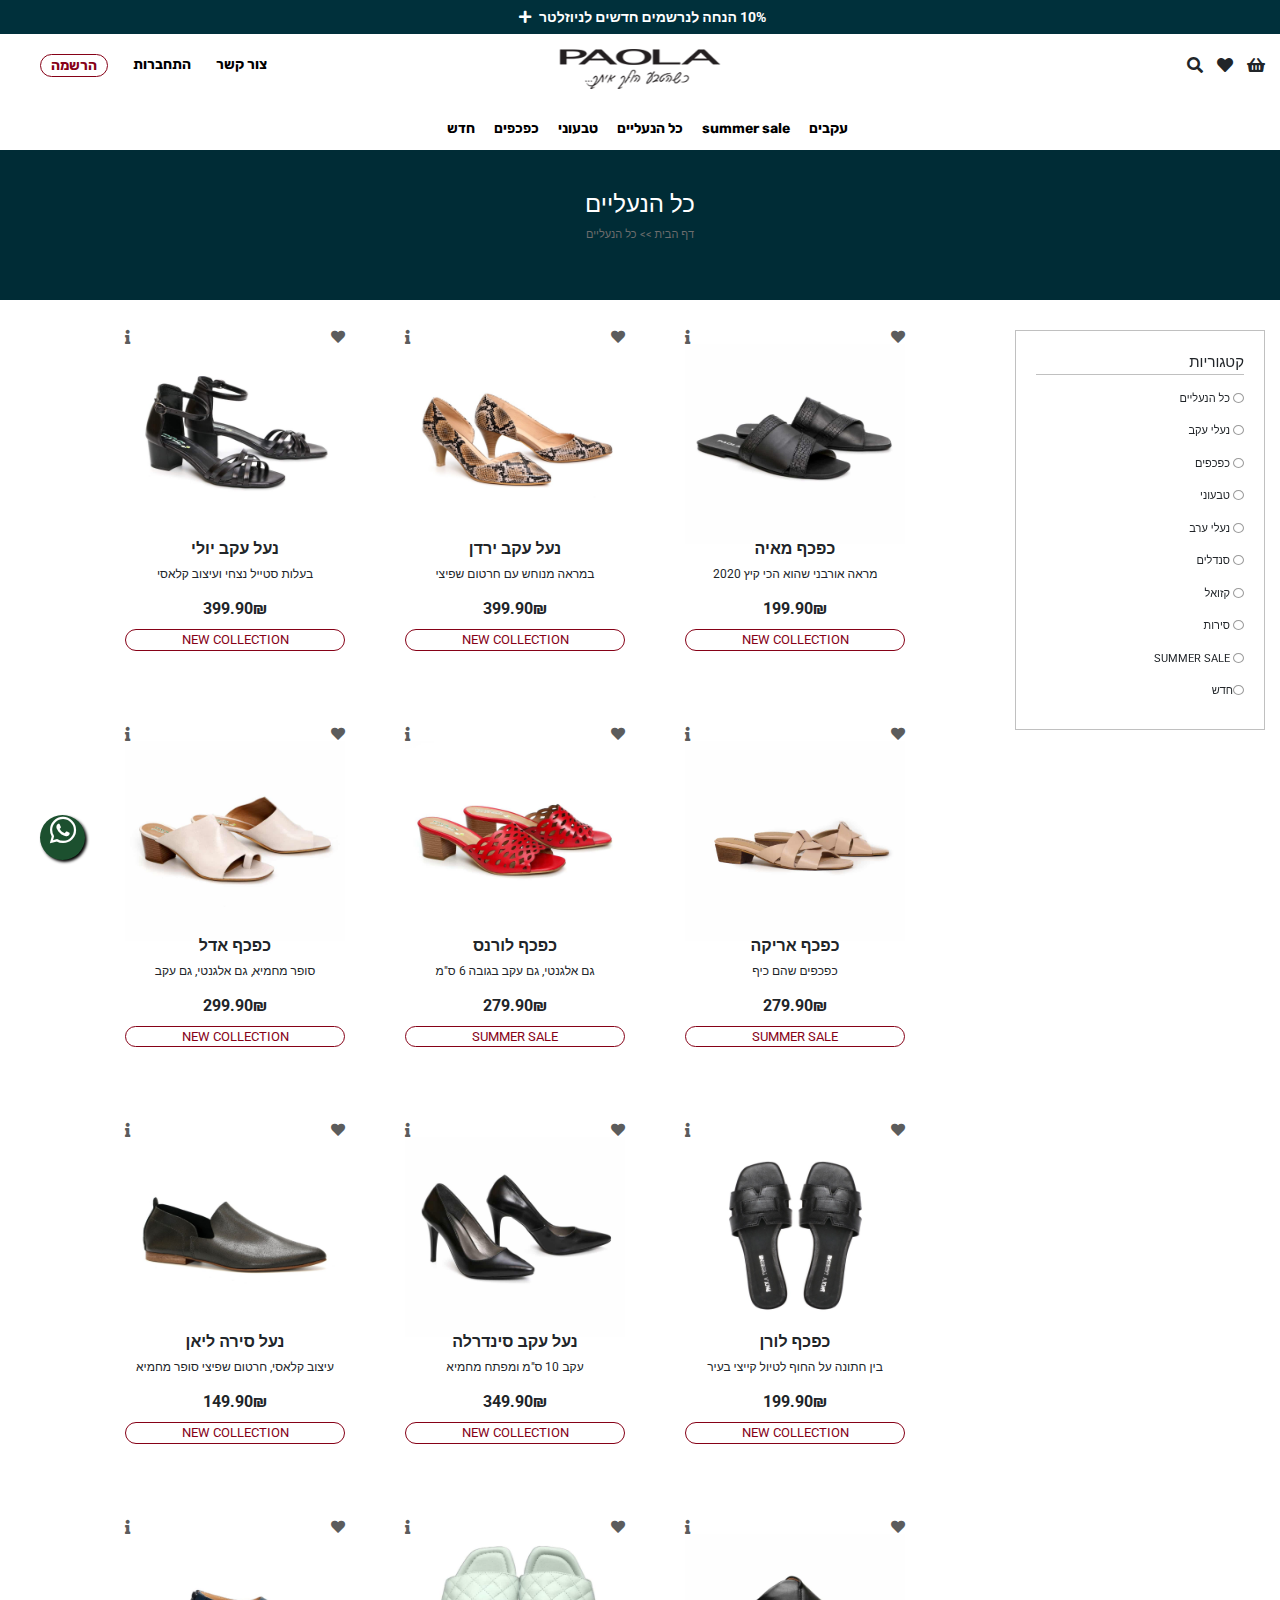
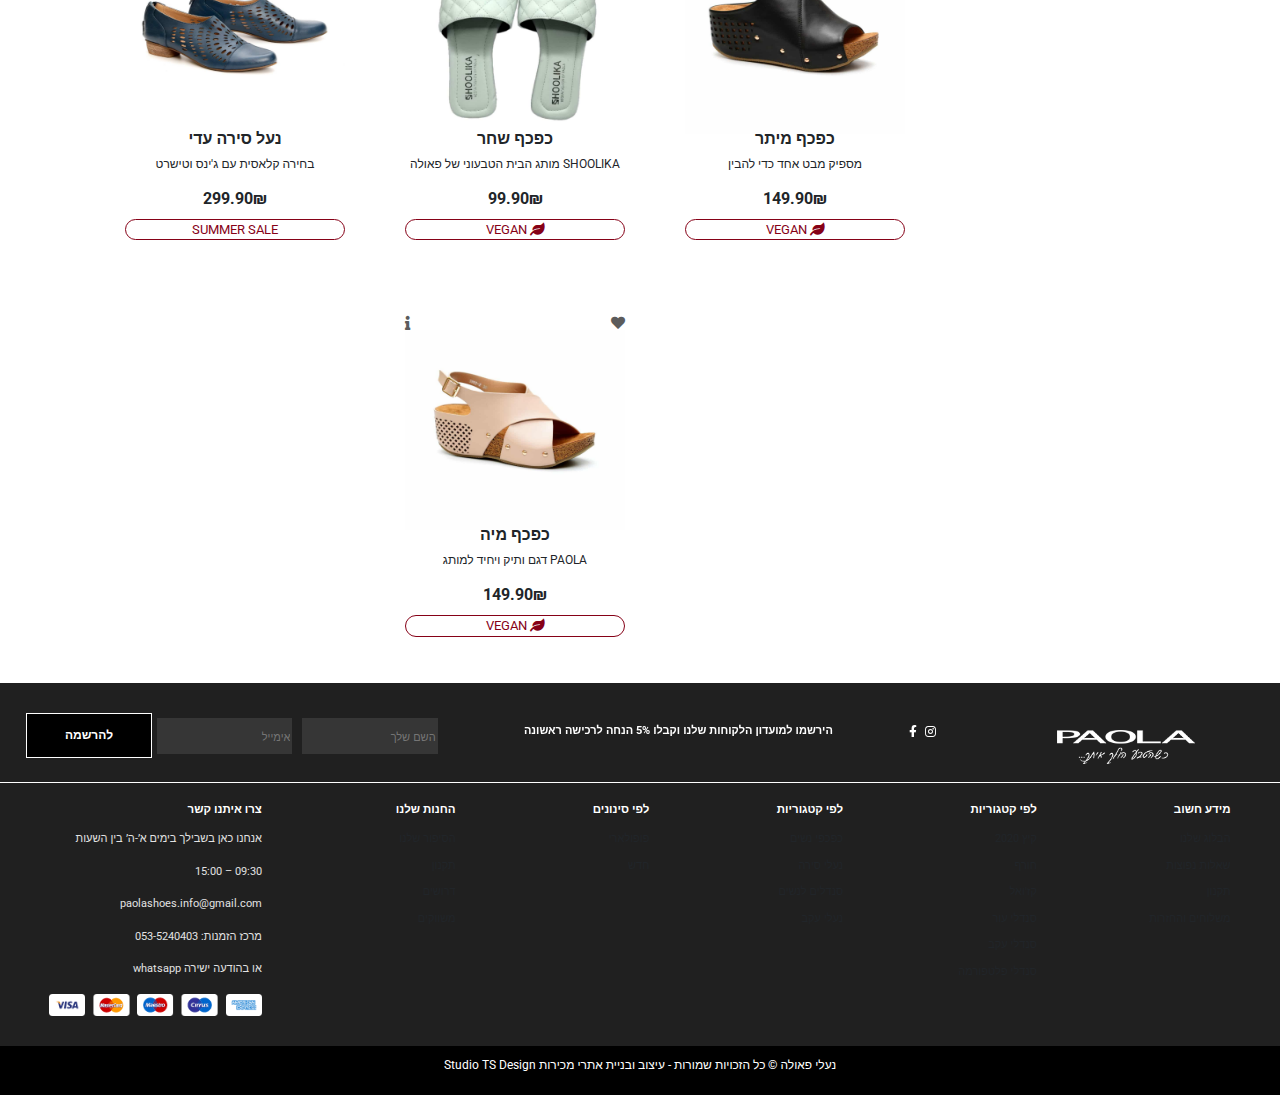
<file: AllProducts.html>
<head>
    <meta charset="UTF-8">
    <meta name="viewport" content="width=device-width, initial-scale=1.0">
    <link rel="stylesheet" href="https://cdnjs.cloudflare.com/ajax/libs/font-awesome/5.13.0/css/all.min.css">
    <link rel="stylesheet" href="https://stackpath.bootstrapcdn.com/bootstrap/4.5.0/css/bootstrap.min.css">
    <link href="https://fonts.googleapis.com/css2?family=Pathway+Gothic+One&display=swap" rel="stylesheet">
    <link href="https://fonts.googleapis.com/css2?family=Roboto&family=Rubik&display=swap" rel="stylesheet">
    <link rel="stylesheet" href="style.css">
    <title>נעלי פאולה | PAOLA</title>
    <link rel="icon" href="images/leaf-solid.png" type="image/x-icon">
</head>




<header>
    <div class="navidemo"></div>
    <div class="navigation_bar">
        <div dir="rtl" class="Add_nav">10% הנחה לנרשמים חדשים לניוזלטר
            <i class="fas fa-plus"></i>
        </div>
        <div class="container-fluid">
            <div id="main_menu">
                <i class="fas fa-bars"></i>
                <i class="fas fa-times" id="closenavbar"></i>
                <div class="logo">
                    <a href="index.html"><img src="images/PaolaLOGO1.png" alt="" width="160px" height="40px"></a>
                </div>
                <div class="inner_main_menu">

                    <ul>
                        <li>
                            <a class="sign-up" href=""><strong> הרשמה</strong></a>
                        </li>
                        <li>
                            <a href="" class="sign-in"><strong> התחברות</strong></a>
                        </li>
                        <li>
                            <a href="contact-us.html" class="contact-us"> <strong>צור קשר</strong></a>
                        </li>
                        <li>
                            <i class="fas fa-search"></i>
                            <div class="search-input">
                                <i id="Close_search" class="fas fa-times"></i>
                                <input type="search" class="search" placeholder="...חפש מוצרים">
                                <img src="images/PaolaLOGO1.png" alt="" width="120px" height="30px">
                                <a href="">חיפוש</a>
                            </div>

                        </li>
                        <li id="heart_nav_li">
                            <i id="heart_nav" class="fas fa-heart"></i>

                        </li>

                        <li id="basket_nav_li">
                            <i id="basket" href="" class="fas fa-shopping-basket"></i>
                            <div class="inmodal">0</div>
                        </li>
                    </ul>
                    <div class="blackbgmh"></div>
                    <div class="modalheart">
                        <div class="headerheart">
                            <i id="closeH" class="fas fa-times"></i>
                            <h3>My List</h3>

                            <div class="innerheart">
                            </div>
                            <div class="clearall1">
                                נקה הכל
                                </div>
                                
                        </div>
                    </div>
                    <div class="blackc"></div>
                    <div class="modalcart">
                        <div class="titlecart">
                            <i class="fas fa-times"></i>
                            <h3>עגלת הקניות</h3>
                        </div>
                        <div class="content-cart">
                            <p>עגלת הקניות ריקה</p>
                        </div>
                        <div class="totalprice">

                        </div>
                        <div class="clearall">
                            נקה הכל
                            </div>
                      


                    </div>

                </div>

                <div id="nav-bar">
                    <div class="inner_nav_bar">
                        <ul>
                            <li>
                                <a href="NEW.html"><strong>חדש</strong></a>
                            </li>
                            <li>
                                <a href="kafkafim.html"><strong>כפכפים</strong></a>
                            </li>
                            <li>
                                <a href="tivoni.html"><strong>טבעוני</strong></a>
                            </li>
                            <li>
                                <a href="AllProducts.html"><strong>כל הנעליים</strong> </a>
                            </li>
                            <li>
                                <a href="SUMMER SALE.html"><strong> summer sale</strong></a>
                            </li>
                            <li>
                                <a href="Akevim.html"> <strong>עקבים</strong></a>
                            </li>


                        </ul>
                    </div>

                </div>
            </div>
        </div>
    </div>
    <div class="blackbg"></div>
    <div class="Addnav_popup">
        <div class="Add_newslatter">
            <div class="title_Addnav_popup">
                <h1>תהיו הראשונים לדעת הכל על פאולה</h1>
                <p>קוד קופון ישלח במייל לנרשמים חדשים לניוזלטר</p>
            </div>
            <div class="content_Addnav_popup">
                <input type="email" class="emailpopus" placeholder="הכניסו מייל">
                <button>הרשמה</button>
            </div>
        </div>
    </div>

    <div class="sign_in_sign_up">
        <div class="blackbg1"></div>
        <div class="modal_sign_in_sign_up">
            <i class="fas fa-times"></i>
            <div class="sign_up">
                <h4>הרשמה</h4>
                <input type="text" class="user_name" placeholder="שם מתשמש">
                <input type="email" class="email_signup" placeholder="דואר אלקטרוני">
                <input type="password" class="password" placeholder="הזן סיסמה">
                <input type="password" class="password_again" placeholder="הזן סיסמה בשנית">
                <button>הרשמה</button>

            </div>
            <div class="sign_in">
                <h4>התחברות</h4>
                <input type="text" class="user_name" placeholder="שם מתשמש">
                <input type="password" class="password" placeholder="הזן סיסמה">
                <div class="rememberme">
                    <div class="checkbox">
                        <p>זכור אותי</p>
                        <input type="checkbox">
                    </div>
                    <a href="">?שחכת סיסמא</a>
                </div>
                <button>התחברות</button>
            </div>
        </div>
    </div>


</header>

<body>
    <div class="back_to_top">
        <i class="fas fa-chevron-up"></i>
    </div>
    <a href="https://api.whatsapp.com/send?phone=+972535240403&text=היי אשמח לברר על דגם מסויים." class="float"
      target="_blank">
      <i class="fab fa-whatsapp my-float"></i>
    </a>

    <div class="top_page">
        <h4>כל הנעליים</h4>
        <p> דף הבית >> כל הנעליים</p>
    </div>

    <div class="container-fluid">
        <div class="AllproductPage">
            <div class="all_products">
                <div class="pruduct_cards">
                    <div class="card_item">
                        <div class="card_icon">
                            <i class="fas fa-info" data-id_pro="yuli"></i>
                            <i class="fas fa-heart" id="heart_product" data-pid="18"></i>
                        </div>
                        <a href="product-yuli.html"><img src="images/סנדל יולי שחור.jpg" alt="" class="image_product"></a>
                        <p class="title-item">נעל עקב יולי</p>
                        <p class="des">בעלות סטייל נצחי ועיצוב קלאסי</p>
                        <p class="price">399.90₪</p>
                        <p class="bonus-item">NEW COLLECTION</p>
                        <div class="product_description" data-productid="yuli">
                            <i class="far fa-times-circle" data-id_close="yuli"></i>
                            <p> נעלי עקב לנשים, מדגם יולי, בעלות סטייל נצחי. <br> עיצוב קלאסי, רצועות דקות עקב מרובע וסגירה נוחה
                                בקרסול. <br>כמו כל נעלי PAOLA, גם נעלי עקב מדגם יולי, עשויים עור משובח ומיוצרים<br> בישראל.
                                סוליית
                                הסנדלים עשויה גומי קשיח והעקב מגומי בגימור <br>דמוי עץ. שימי לב: תיתכן סטייה של עד טון אחד בגוון
                                הנעליים.
                                <br>
                                מידות
                                <br>
                                36,37,38,39,40,41
                            </p>
                        </div>
            
                    </div>
                    <div class="card_item">
                        <div class="card_icon">
                            <i class="fas fa-info" data-id_pro="yarden"></i>
                            <i class="fas fa-heart" id="heart_product" data-pid="20"></i></i>
                        </div>
                        <a href="yarden.html"><img src="images/ירדן מנוחש.jpg" alt="" class="image_product"></a>
                        <p class="title-item">נעל עקב ירדן</p>
                        <p class="des"> במראה מנוחש עם חרטום שפיצי</p>
                        <p class="price">399.90₪</p>
                        <p class="bonus-item">NEW COLLECTION</p>
                        <div class="product_description" data-productid="yarden">
                            <i class="far fa-times-circle" data-id_close="yarden"></i>
                            <p>נעלי עקב, סלינג-בק, במראה קלאסי עם חרטום שפיצי ורצועות דקות המעטרות את הקרסול. כמו כל נעלי PAOLA,
                                גם נעלי עקב, מדגם ירדן, עשויות עור משובח ומיוצרות בישראל. שימי לב: תיתכן סטייה של עד טון אחד
                                בגוון הנעליים. סוליית הנעליים עשויה גומי קשה (ניאוליט) והעקב בגימור מבריק</p>
                        </div>
            
                    </div>
                    <div class="card_item">
                        <div class="card_icon">
                            <i class="fas fa-info" data-id_pro="maya"></i>
                            <i class="fas fa-heart" id="heart_product"data-pid="21"></i></i>
                        </div>
                        <a href="maya.html"><img src="images/כפכף מאיה.jpg" alt="" class="image_product"></a>
                        <p class="title-item">כפכף מאיה</p>
                        <p class="des">מראה אורבני שהוא הכי קיץ 2020 </p>
                        <p class="price">199.90₪</p>
                        <p class="bonus-item">NEW COLLECTION</p>
                        <div class="product_description" data-productid="maya">
                            <i class="far fa-times-circle" data-id_close="maya"></i>
                            <p>מראה אורבני שהוא הכי קיץ 2020 ונוחות אינסופית, כפכפים מעוצבים בגזרה א-סימטריים וספידה מרובעת מדגם
                                מאיה יעברו איתך בקלילות מלאת סטייל את העונה החמה. כמו כל נעלי PAOLA, גם כפכפים מדגם מאיה, עשויים עור
                                משובח ומיוצרים בישראל. שימי לב: תיתכן סטייה של עד טון אחד בגוון הנעליים. סוליית הנעליים והעקב עשויים
                                גומי קשה (מיקרו).
                            </p>
                        </div>
            
                    </div>
                    <div class="card_item">
                        <div class="card_icon">
                            <i class="fas fa-info" data-id_pro="adel"></i>
                            <i class="fas fa-heart" id="heart_product" data-pid="19"></i>
                        </div>
                        <a href="adel.html"><img src="images/אדל בז.jpg" alt="" class="image_product"></a>
                        <p class="title-item">כפכף אדל</p>
                        <p class="des">סופר מחמיא, גם אלגנטי, גם עקב</p>
                        <p class="price">299.90₪</p>
                        <p class="bonus-item">NEW COLLECTION</p>
                        <div class="product_description" data-productid="adel">
                            <i class="far fa-times-circle" data-id_close="adel"></i>
                            <p>
                                גם סופר מחמיא, גם אלגנטי, גם עקב בגובה 6 ס"מ. כפכפים מדגם אדל לגמרי יכולים ללוות אותך גם ביום יום
                                וגם בערב. בעיצוב אלגנטי ונוח כמו כל נעלי PAOLA, גם כפכפים עם עקב מדגם אדל, עשויים עור משובח (ואלוס
                                מבריק) ומיוצרים בישראל. שימי לב: תיתכן סטייה של עד טון אחד בגוון הנעליים. סוליית הנעליים עשויה גומי
                                קשיח (מיקרולייט) והעקב בגימור דמוי עץ
                            </p>
                        </div>
            
                    </div>
                                <div class="card_item" data-productcategory="kafkaf" data-productcategory1="akev"
                        data-productcategory2="SALE">
                        <div class="card_icon">
                            <i class="fas fa-info" data-id_pro="lorens"></i>
                            <i class="fas fa-heart" id="heart_product"></i>
                        </div>
                        <a href=""><img src="images/לורנס אדום.jpg" alt="" class="image_product"></a>
                        <p class="title-item">כפכף לורנס</p>
                        <p class="des">גם אלגנטי, גם עקב בגובה 6 ס"מ</p>
                        <p class="price">279.90₪</p>
                        <p class="bonus-item">SUMMER SALE</p>
                        <div class="product_description" data-productid="lorens">
                            <i class="far fa-times-circle" data-id_close="lorens"></i>
                            <p>
                                גם סופר מחמיא, גם אלגנטי, גם עקב בגובה 6 ס"מ. כפכפים מדגם לורנס לגמרי יכולים ללוות אותך
                                גם ביום יום
                                וגם בערב. בעיצוב אלגנטי ונוח כמו כל נעלי PAOLA, גם כפכפים עם עקב מדגם אדל, עשויים עור
                                משובח (ואלוס
                                מבריק) ומיוצרים בישראל. שימי לב: תיתכן סטייה של עד טון אחד בגוון הנעליים. סוליית הנעליים
                                עשויה גומי
                                קשיח (מיקרולייט) והעקב בגימור דמוי עץ
                            </p>
                        </div>

                    </div>
                    <div class="card_item" data-productcategory="kafkaf" data-productcategory1="caual"
                        data-productcategory2="SALE">
                        <div class="card_icon">
                            <i class="fas fa-info" data-id_pro="erika"></i>
                            <i class="fas fa-heart" id="heart_product"></i>
                        </div>
                        <a href=""><img src="images/אריקה בז.jpg" alt="" class="image_product"></a>
                        <p class="title-item">כפכף אריקה</p>
                        <p class="des">כפכפים שהם כיף</p>
                        <p class="price">279.90₪</p>
                        <p class="bonus-item">SUMMER SALE</p>
                        <div class="product_description" data-productid="erika">
                            <i class="far fa-times-circle" data-id_close="erika"></i>
                            <p>
                                כפכפים שהם כיף. משחקי החיתוך בין שלוש הרצועות מוסיפים תחכום למראה של הכפכפים הנוחים
                                האלה. כמו כל נעלי PAOLA גם כפכפים לנשים מדגם אריקה עשויים עור משובח ומיוצרים בישראל.
                                שימי לב: תיתכן סטייה של עד טון אחד בגוון הסנדלים. סוליית הכפכפים והעקב עשויים גומי קשה
                                (מיקרו). </p>
                        </div>

                    </div>
                    <div class="card_item" data-productcategory="sira" data-productcategory2="NEW">
                        <div class="card_icon">
                            <i class="fas fa-info" data-id_pro="lian"></i>
                            <i class="fas fa-heart" id="heart_product"></i>
                        </div>
                        <a href=""><img src="images/ליאן שחור.jpg" alt="" class="image_product"></a>
                        <p class="title-item">נעל סירה ליאן</p>
                        <p class="des">עיצוב קלאסי, חרטום שפיצי סופר מחמיא</p>
                        <p class="price">149.90₪</p>
                        <p class="bonus-item">NEW COLLECTION</p>
                        <div class="product_description" data-productid="lian">
                            <i class="far fa-times-circle" data-id_close="lian"></i>
                            <p>
                                נעלי סירה מדגם ליאם עיצוב קלאסי, חרטום שפיצי מפתח מחמיא ונוחות נעילה. כמו כל נעלי PAOLA,
                                גם נעלי סירה מדגם ליאם ,עשויות עור משובח ומיוצרות בישראל.שימי לב: תיתכן סטייה של עד טון
                                אחד בגוון הנעליים. סוליית הנעליים והעקב עושיים גומי קשיח (ניאוליט)
                            </p>
                        </div>

                    </div>
                    <div class="card_item" data-productcategory="akev" data-productcategory1="erev"
                        data-productcategory2="NEW">
                        <div class="card_icon">
                            <i class="fas fa-info" data-id_pro="sinderela"></i>
                            <i class="fas fa-heart" id="heart_product"></i>
                        </div>
                        <a href=""><img src="images/סינדרלה שחור.jpg" alt="" class="image_product"></a>
                        <p class="title-item">נעל עקב סינדרלה</p>
                        <p class="des">עקב 10 ס"מ ומפתח מחמיא</p>
                        <p class="price">349.90₪</p>
                        <p class="bonus-item">NEW COLLECTION</p>
                        <div class="product_description" data-productid="sinderela">
                            <i class="far fa-times-circle" data-id_close="sinderela"></i>
                            <p>
                                את אירועי הקיץ תפתחי עם דגם סינדרלה נעלי עקב אלגנטיים עם חרטום שפיץ מחמיא, עקב 10 ס"מ
                                ומפתח מחמיא כמו כל נעלי PAOLA נעלי שפיץ מדגם סינדרלה עשויים עור ומיוצרים בישראל. שימי
                                לב: תיתכן סטייה של עד טון אחד בגוון הנעליים. סוליית הנעליים עשויה גומי קשיח (מיקרולייט)

                            </p>
                        </div>

                    </div>
                    <div class="card_item" data-productcategory="kafkaf" data-productcategory1="NEW">
                        <div class="card_icon">
                            <i class="fas fa-info" data-id_pro="loren"></i>
                            <i class="fas fa-heart" id="heart_product" ></i>
                        </div>
                        <a href=""><img src="images/לורן שחור.jpg" alt="" class="image_product"></a>
                        <p class="title-item">כפכף לורן</p>
                        <p class="des">בין חתונה על החוף לטיול קייצי בעיר</p>
                        <p class="price">199.90₪</p>
                        <p class="bonus-item">NEW COLLECTION</p>
                        <div class="product_description" data-productid="loren">
                            <i class="far fa-times-circle" data-id_close="loren"></i>
                            <p>
                                כפכפים מעוצבים ויפים שיכולים לדלג בקלות בין חתונה על החוף לטיול קייצי ברחובות העיר.
                                שילוב של נוחות וסטייל שאת לא יכולה לפספס. כמו כל PAOLA, גם כפכפים מעוצבים לנשים מדגם
                                לורן, עשויים עור משובח ומיוצרים בישראל. שימי לב: תיתכן סטייה של עד טון אחד בגוון
                                הנעליים. סוליית הנעליים והעקב עשויים גומי קשיח.
                            </p>
                        </div>

                    </div>
                    <div class="card_item" data-productcategory="sira" data-productcategory1="casual"
                        data-productcategory2="SALE">
                        <div class="card_icon">
                            <i class="fas fa-info" data-id_pro="adi"></i>
                            <i class="fas fa-heart" id="heart_product"></i>
                        </div>
                        <a href=""><img src="images/עדי כחול.jpg" alt="" class="image_product"></a>
                        <p class="title-item">נעל סירה עדי</p>
                        <p class="des">בחירה קלאסית עם ג'ינס וטישרט</p>
                        <p class="price">299.90₪</p>
                        <p class="bonus-item">SUMMER SALE</p>
                        <div class="product_description" data-productid="adi">
                            <i class="far fa-times-circle" data-id_close="adi"></i>
                            <p>
                                נעלי סירה בובתיות ויפות עם חיתוכי תחרה לאורך הנעל, עקב 3 ס"מ בחירה קלאסית עם ג'ינס
                                וטישרט. כמו כל נעלי PAOLA גם נעלי סירה לנשים מדגם עדי , עשויות עור משובח ומיוצרות
                                בישראל. שימי לב: תיתכן סטייה של עד טון אחד בגוון הנעליים. סוליית הנעליים והעקב עשויים
                                גומי קשיח (מיקרולייט). </p>
                        </div>

                    </div>
                    <div class="card_item" data-productcategory="tivoni" data-productcategory1="kafkaf"
                        data-productcategory2="SALE">
                        <div class="card_icon">
                            <i class="fas fa-info" data-id_pro="shahar"></i>
                            <i class="fas fa-heart" id="heart_product"></i>
                        </div>
                        <a href=""><img src="images/שחר תכלת.jpg" alt="" class="image_product"></a>
                        <p class="title-item">כפכף שחר</p>
                        <p class="des">מותג הבית הטבעוני של פאולה SHOOLIKA</p>
                        <p class="price">99.90₪</p>
                        <p class="bonus-item">VEGAN <i class="fas fa-leaf"></i></p>
                        <div class="product_description" data-productid="shahar">
                            <i class="far fa-times-circle" data-id_close="shahar"></i>
                            <p>
                                ניצן ראשון מקולקציית הקיץ הטבעונית והמשגעת שלנו!
                                הכירו את מותג הבית הטבעוני של פאולה SHOOLIKA – כפכפים טבעוניים לנשים מדגם שחר הם הזוג
                                החם של העונה! גזרה קלאסית ונוחה עם חרטום מרובע ומראה שלא יורד מהאופנה.
                                הדגם משלב רפידת נוחות של כפכפים לנשים מדגם שחר, כמו כל הנעליים של המותג SHOOLIKA. הדגמים
                                מיוצרים בישראל, מחומר סינטטי דמוי עור והם 100% טבעוניים.
                                שימי לב: תיתכן סטייה של עד טון אחד בגוון הנעליים. סוליית הנעליים והעקב עשויים גומי קשה
                                (מיקרו).1
                            </p>
                        </div>

                    </div>
                    <div class="card_item" data-productcategory="tivoni" data-productcategory1="kafkaf"
                        data-productcategory2="SALE">
                        <div class="card_icon">
                            <i class="fas fa-info" data-id_pro="meitar"></i>
                            <i class="fas fa-heart" id="heart_product"></i>
                        </div>
                        <a href=""><img src="images/מיתר שחור.jpg" alt="" class="image_product"></a>
                        <p class="title-item">כפכף מיתר</p>
                        <p class="des">מספיק מבט אחד כדי להבין</p>
                        <p class="price">149.90₪</p>
                        <p class="bonus-item">VEGAN <i class="fas fa-leaf"></i></p>
                        <div class="product_description" data-productid="meitar">
                            <i class="far fa-times-circle" data-id_close="meitar"></i>
                            <p>
                                מספיק מבט אחד כדי להבין – כפכפי רוקי מדגם מיתר, הם מסוג הכפכפים שתנעלי בלי סוף בקיץ
                                ותתגעגעי אליהם בחורף. כפכפי רוקי מעטפה מדגם מיתר, הינם דגם ותיק ויחיד למותג PAOLA אשר
                                הוא , 100% טבעוני. הדגם זה מיוצר בחו"ל , מחומר סינטטי דמוי עור. תהליכי הייצור של הכפכפים
                                ידידותיים לסביבה ולפועלים גם יחד. שימי לב: תיתכן סטייה של עד טון אחד בגוון הנעליים.
                                סוליית הנעליים עשויה גומי קשה (PVC) בגימור שעם </p>
                        </div>

                    </div>
                    <div class="card_item" data-productcategory="tivoni" data-productcategory1="sandal"
                        data-productcategory2="SALE">
                        <div class="card_icon">
                            <i class="fas fa-info" data-id_pro="mia"></i>
                            <i class="fas fa-heart" id="heart_product"></i>
                        </div>
                        <a href=""><img src="images/מיה ורוד.jpg" alt="" class="image_product"></a>
                        <p class="title-item">כפכף מיה</p>
                        <p class="des">דגם ותיק ויחיד למותג PAOLA</p>
                        <p class="price">149.90₪</p>
                        <p class="bonus-item">VEGAN <i class="fas fa-leaf"></i></p>
                        <div class="product_description" data-productid="mia">
                            <i class="far fa-times-circle" data-id_close="mia"></i>
                            <p>
                                מספיק מבט אחד כדי להבין – סנדלי רוקי מדגם מיה, הם מסוג הסנדלים שתנעלי בלי סוף בקיץ
                                ותתגעגעי אליהם בחורף. סנדלי רוקי X מדגם מיה, הינם דגם ותיק ויחיד למותג PAOLA אשר הוא ,
                                100% טבעוני. הדגם זה מיוצר בחו"ל , מחומר סינטטי דמוי עור. תהליכי הייצור של הכפכפים
                                ידידותיים לסביבה ולפועלים גם יחד. שימי לב: תיתכן סטייה של עד טון אחד בגוון הנעליים.
                                סוליית הנעליים עשויה גומי קשה (PVC) בגימור שעם
                            </p>
                        </div>

                    </div>


                </div>

            </div>
            <div class="sortby">מיין לפי <i class="fas fa-bars" id="sortbyopen"></i></div>

            <div class="sort">
                <i class="fas fa-times" id="closesortby"></i>
                <p id="tiitlesort">קטגוריות</p>
                <p>
                    כל הנעליים <i class="far fa-circle" id="all" data-name="כל הנעליים"></i>
                </p>

                <p>
                    נעלי עקב <i class="far fa-circle" id="akev" data-name="עקבים"></i>
                </p>
                <p>
                    כפכפים <i class="far fa-circle" id="kafkaf" data-name="כפכפים"></i>
                </p>
                <p>
                    טבעוני <i class="far fa-circle" id="tivoni" data-name="טבעוני"></i>
                </p>
                <p>
                    נעלי ערב <i class="far fa-circle" id="erev" data-name="ערב"></i>
                </p>
                <p>
                    סנדלים <i class="far fa-circle" id="sandal" data-name="סנדלים"></i>
                </p>
                <p>
                    קזואל <i class="far fa-circle" id="casual" data-name="קזואל"></i>
                </p>
                <p>
                    סירות <i class="far fa-circle" id="sira" data-name="סירות"></i>
                </p>
                <p>
                    SUMMER SALE <i class="far fa-circle" id="SALE" data-name="SUMMER SALE"></i>
                </p>
                <p>
                    חדש<i class="far fa-circle" id="NEW" data-name="חדש"></i>
                </p>

            </div>


        </div>
    </div>



    <div class="footer">
        <div class="footer_top">
            <div class="newsfooter">
                <button>להרשמה</button>
                <input type="email" placeholder="אימייל" class="emailfooter">
                <input type="text" placeholder="השם שלך" class="namefooter">
            </div>
            <div class="textfooter">
                <p>הירשמו למועדון הלקוחות שלנו וקבלו 5% הנחה לרכישה ראשונה</p>
            </div>
            <div class="footer_icon">
                <a target="_blank" href="https://www.facebook.com/PaolaShoes/"><i class="fab fa-facebook-f"></i></a>
                <a target="_blank" href="https://www.instagram.com/paolashoes.il/"><i class="fab fa-instagram"></i></a>
            </div>
            <div class="footer_logo">
                <img src="images/PaolaLOGOW.png" alt="">
            </div>

        </div>

        <div class="footerdown">
            <div class="container-fluid">
                <div class="footercontent">
                    <div class="footerd-contact-us">
                        <h6>צרו איתנו קשר</h6>
                        <p>אנחנו כאן בשבילך בימים א’-ה’ בין השעות</p>
                        <p>15:00 – 09:30</p>
                        <p>paolashoes.info@gmail.com</p>
                        <p>מרכז הזמנות: 053-5240403</p>
                        <p>whatsapp או בהודעה ישירה</p>
                        <img src="images/payment-icon.png" alt="" width="100%">
                    </div>
                    <div class="footerd">
                        <h6>החנות שלנו</h6>
                        <a>הסיפור שלנו</a>
                        <a>תקנון</a>
                        <a>דרושים</a>
                        <a>משווקים</a>

                    </div>
                    <div class="footerd">
                        <h6>לפי סינונים</h6>
                        <a>פופולארי</a>
                        <a>חדש</a>
                    </div>
                    <div class="footerd">
                        <h6>לפי קטגוריות</h6>
                        <a>כפכפי נשים</a>
                        <a>נעלי סירה</a>
                        <a>סנדלים לנשים</a>
                        <a>נעלי עקב</a>
                    </div>
                    <div class="footerd">
                        <h6>לפי קטגוריות</h6>
                        <a>קיץ 2020</a>
                        <a>חורף</a>
                        <a>קז'ואל</a>
                        <a>סנדלי עור</a>
                        <a>סנדלי עקב</a>
                        <a>סנדלי פלטפורמה</a>
                    </div>
                    <div class="footerd">
                        <h6>מידע חשוב</h6>
                        <a>הבלוג שלנו</a>
                        <a>שאלות נפוצות</a>
                        <a>תקנון</a>
                        <a>משלוחים והחזרות</a>
                    </div>

                </div>

            </div>
        </div>
    </div>

    <div class="Design">
        <p>Studio TS Design נעלי פאולה © כל הזכויות שמורות - עיצוב ובניית אתרי מכירות </p>
    </div>




    <script src="script.js"></script>
</body>
</file>
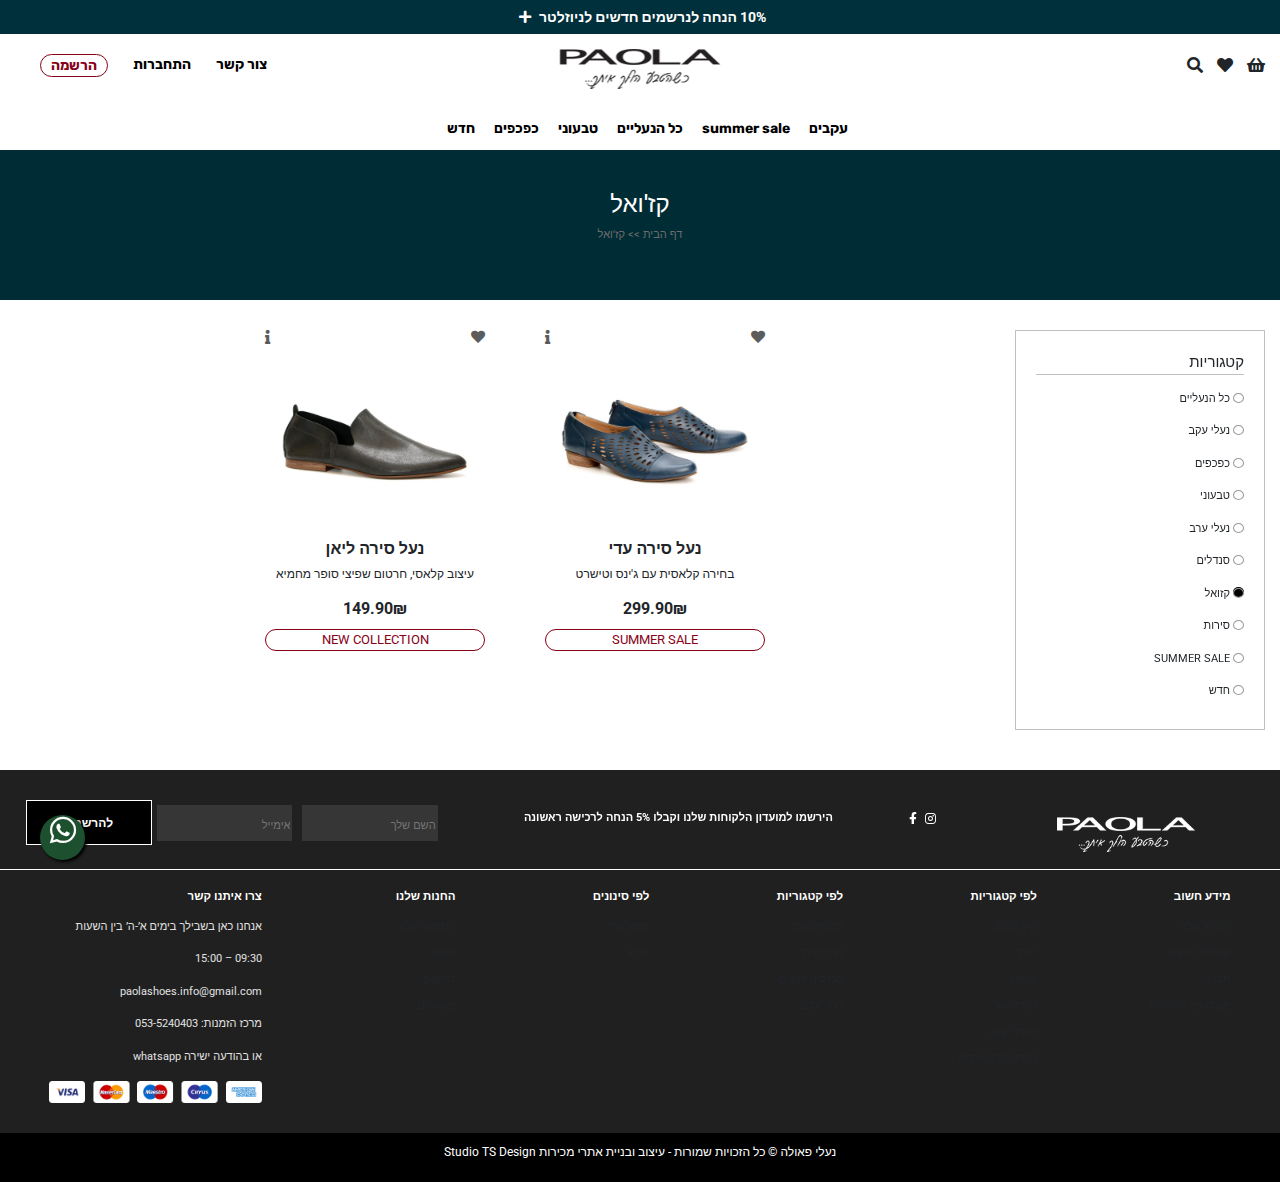
<file: casual.html>
<head>
    <meta charset="UTF-8">
    <meta name="viewport" content="width=device-width, initial-scale=1.0">
    <link rel="stylesheet" href="https://cdnjs.cloudflare.com/ajax/libs/font-awesome/5.13.0/css/all.min.css">
    <link rel="stylesheet" href="https://stackpath.bootstrapcdn.com/bootstrap/4.5.0/css/bootstrap.min.css">
    <link href="https://fonts.googleapis.com/css2?family=Pathway+Gothic+One&display=swap" rel="stylesheet">
    <link href="https://fonts.googleapis.com/css2?family=Roboto&family=Rubik&display=swap" rel="stylesheet">
    <link rel="stylesheet" href="style.css">
    <title>נעלי פאולה | PAOLA</title>
    <link rel="icon" href="images/leaf-solid.png" type="image/x-icon">
</head>




<header>
    <div class="navidemo"></div>
    <div class="navigation_bar">
        <div dir="rtl" class="Add_nav">10% הנחה לנרשמים חדשים לניוזלטר
            <i class="fas fa-plus"></i>
        </div>
        <div class="container-fluid">
            <div id="main_menu">
                <i class="fas fa-bars"></i>
                <i class="fas fa-times" id="closenavbar"></i>
                <div class="logo">
                    <a href="index.html"><img src="images/PaolaLOGO1.png" alt="" width="160px" height="40px"></a>
                </div>
                <div class="inner_main_menu">

                    <ul>
                        <li>
                            <a class="sign-up" href=""><strong> הרשמה</strong></a>
                        </li>
                        <li>
                            <a href="" class="sign-in"><strong> התחברות</strong></a>
                        </li>
                        <li>
                            <a href="contact-us.html" class="contact-us"> <strong>צור קשר</strong></a>
                        </li>
                        <li>
                            <i class="fas fa-search"></i>
                            <div class="search-input">
                                <i id="Close_search" class="fas fa-times"></i>
                                <input type="search" class="search" placeholder="...חפש מוצרים">
                                <img src="images/PaolaLOGO1.png" alt="" width="120px" height="30px">
                                <a href="">חיפוש</a>
                            </div>

                        </li>
                        <li id="heart_nav_li">
                            <i id="heart_nav" class="fas fa-heart"></i>

                        </li>

                        <li id="basket_nav_li">
                            <i id="basket" href="" class="fas fa-shopping-basket"></i>
                            <div class="inmodal">0</div>
                        </li>
                    </ul>
                    <div class="blackbgmh"></div>
                    <div class="modalheart">
                        <div class="headerheart">
                            <i id="closeH" class="fas fa-times"></i>
                            <h3>My List</h3>

                            <div class="innerheart">
                            </div>
                            <div class="clearall1">
                                נקה הכל
                                </div>
                                
                        </div>
                    </div>
                    <div class="blackc"></div>
                    <div class="modalcart">
                        <div class="titlecart">
                            <i class="fas fa-times"></i>
                            <h3>עגלת הקניות</h3>
                        </div>
                        <div class="content-cart">
                            <p>עגלת הקניות ריקה</p>
                        </div>
                        <div class="totalprice">

                        </div>
                        <div class="clearall">
                            נקה הכל
                            </div>
                      


                    </div>

                </div>

                <div id="nav-bar">
                    <div class="inner_nav_bar">
                        <ul>
                            <li>
                                <a href="NEW.html"><strong>חדש</strong></a>
                            </li>
                            <li>
                                <a href="kafkafim.html"><strong>כפכפים</strong></a>
                            </li>
                            <li>
                                <a href="tivoni.html"><strong>טבעוני</strong></a>
                            </li>
                            <li>
                                <a href="AllProducts.html"><strong>כל הנעליים</strong> </a>
                            </li>
                            <li>
                                <a href="SUMMER SALE.html"><strong> summer sale</strong></a>
                            </li>
                            <li>
                                <a href="Akevim.html"> <strong>עקבים</strong></a>
                            </li>


                        </ul>
                    </div>

                </div>
            </div>
        </div>
    </div>
    <div class="blackbg"></div>
    <div class="Addnav_popup">
        <div class="Add_newslatter">
            <div class="title_Addnav_popup">
                <h1>תהיו הראשונים לדעת הכל על פאולה</h1>
                <p>קוד קופון ישלח במייל לנרשמים חדשים לניוזלטר</p>
            </div>
            <div class="content_Addnav_popup">
                <input type="email" class="emailpopus" placeholder="הכניסו מייל">
                <button>הרשמה</button>
            </div>
        </div>
    </div>

    <div class="sign_in_sign_up">
        <div class="blackbg1"></div>
        <div class="modal_sign_in_sign_up">
            <i class="fas fa-times"></i>
            <div class="sign_up">
                <h4>הרשמה</h4>
                <input type="text" class="user_name" placeholder="שם מתשמש">
                <input type="email" class="email_signup" placeholder="דואר אלקטרוני">
                <input type="password" class="password" placeholder="הזן סיסמה">
                <input type="password" class="password_again" placeholder="הזן סיסמה בשנית">
                <button>הרשמה</button>

            </div>
            <div class="sign_in">
                <h4>התחברות</h4>
                <input type="text" class="user_name" placeholder="שם מתשמש">
                <input type="password" class="password" placeholder="הזן סיסמה">
                <div class="rememberme">
                    <div class="checkbox">
                        <p>זכור אותי</p>
                        <input type="checkbox">
                    </div>
                    <a href="">?שחכת סיסמא</a>
                </div>
                <button>התחברות</button>
            </div>
        </div>
    </div>


</header>


<body>
    <div class="back_to_top">
        <i class="fas fa-chevron-up"></i>
    </div>
    <a href="https://api.whatsapp.com/send?phone=+972535240403&text=היי אשמח לברר על דגם מסויים." class="float"
      target="_blank">
      <i class="fab fa-whatsapp my-float"></i>
    </a>

    <div class="top_page">
        <h4>קז'ואל</h4>
        <p> דף הבית >> קז'ואל</p>
    </div>

    <div class="container-fluid">
        <div class="AllproductPage">
            <div class="all_products">
                <div class="pruduct_cards">
                    <div class="card_item"  data-productcategory="akev" data-productcategory1="sandal" data-productcategory2="NEW" style="display: none;">
                        <div class="card_icon">
                            <i class="fas fa-info" data-id_pro="yuli"></i>
                            <i class="fas fa-heart" id="heart_product" data-pid="18"></i>
                        </div>
                        <a href="product-yuli.html"><img src="images/סנדל יולי שחור.jpg" alt=""
                                class="image_product"></a>
                        <p class="title-item">נעל עקב יולי</p>
                        <p class="des">בעלות סטייל נצחי ועיצוב קלאסי</p>
                        <p class="price">399.90₪</p>
                        <p class="bonus-item">NEW COLLECTION</p>
                        <div class="product_description" data-productid="yuli">
                            <i class="far fa-times-circle" data-id_close="yuli"></i>
                            <p> נעלי עקב לנשים, מדגם יולי, בעלות סטייל נצחי. <br> עיצוב קלאסי, רצועות דקות עקב מרובע
                                וסגירה נוחה
                                בקרסול. <br>כמו כל נעלי PAOLA, גם נעלי עקב מדגם יולי, עשויים עור משובח ומיוצרים<br>
                                בישראל.
                                סוליית
                                הסנדלים עשויה גומי קשיח והעקב מגומי בגימור <br>דמוי עץ. שימי לב: תיתכן סטייה של עד טון
                                אחד בגוון
                                הנעליים.
                                <br>
                                מידות
                                <br>
                                36,37,38,39,40,41
                            </p>
                        </div>

                    </div>
                    <div class="card_item"  data-productcategory="akev" data-productcategory1="erev"data-productcategory2="NEW"style="display: none;">
                        <div class="card_icon">
                            <i class="fas fa-info" data-id_pro="yarden"></i>
                            <i class="fas fa-heart" id="heart_product" data-pid="20"></i>
                        </div>
                        <a href="yarden.html"><img src="images/ירדן מנוחש.jpg" alt="" class="image_product"></a>
                        <p class="title-item">נעל עקב ירדן</p>
                        <p class="des"> במראה מנוחש עם חרטום שפיצי</p>
                        <p class="price">399.90₪</p>
                        <p class="bonus-item">NEW COLLECTION</p>
                        <div class="product_description" data-productid="yarden">
                            <i class="far fa-times-circle" data-id_close="yarden"></i>
                            <p>נעלי עקב, סלינג-בק, במראה קלאסי עם חרטום שפיצי ורצועות דקות המעטרות את הקרסול. כמו כל
                                נעלי PAOLA,
                                גם נעלי עקב, מדגם ירדן, עשויות עור משובח ומיוצרות בישראל. שימי לב: תיתכן סטייה של עד טון
                                אחד
                                בגוון הנעליים. סוליית הנעליים עשויה גומי קשה (ניאוליט) והעקב בגימור מבריק</p>
                        </div>

                    </div>
                    <div class="card_item"  data-productcategory="kafkaf" data-productcategory1="casual" data-productcategory2="NEW"style="display: none;">
                        <div class="card_icon">
                            <i class="fas fa-info" data-id_pro="maya"></i>
                            <i class="fas fa-heart" id="heart_product" data-pid="21"></i>
                        </div>
                        <a href="maya.html"><img src="images/כפכף מאיה.jpg" alt="" class="image_product"></a>
                        <p class="title-item">כפכף מאיה</p>
                        <p class="des">מראה אורבני שהוא הכי קיץ 2020 </p>
                        <p class="price">199.90₪</p>
                        <p class="bonus-item">NEW COLLECTION</p>
                        <div class="product_description" data-productid="maya">
                            <i class="far fa-times-circle" data-id_close="maya"></i>
                            <p>מראה אורבני שהוא הכי קיץ 2020 ונוחות אינסופית, כפכפים מעוצבים בגזרה א-סימטריים וספידה
                                מרובעת מדגם
                                מאיה יעברו איתך בקלילות מלאת סטייל את העונה החמה. כמו כל נעלי PAOLA, גם כפכפים מדגם
                                מאיה, עשויים עור
                                משובח ומיוצרים בישראל. שימי לב: תיתכן סטייה של עד טון אחד בגוון הנעליים. סוליית הנעליים
                                והעקב עשויים
                                גומי קשה (מיקרו).
                            </p>
                        </div>

                    </div>
                    <div class="card_item"  data-productcategory="kafkaf" data-productcategory1="akev" data-productcategory2="NEW"style="display: none;">
                        <div class="card_icon">
                            <i class="fas fa-info" data-id_pro="adel"></i>
                            <i class="fas fa-heart" id="heart_product" data-pid="19"></i>
                        </div>
                        <a href="adel.html"><img src="images/אדל בז.jpg" alt="" class="image_product"></a>
                        <p class="title-item">כפכף אדל</p>
                        <p class="des">סופר מחמיא, גם אלגנטי, גם עקב</p>
                        <p class="price">299.90₪</p>
                        <p class="bonus-item">NEW COLLECTION</p>
                        <div class="product_description" data-productid="adel">
                            <i class="far fa-times-circle" data-id_close="adel"></i>
                            <p>
                                גם סופר מחמיא, גם אלגנטי, גם עקב בגובה 6 ס"מ. כפכפים מדגם אדל לגמרי יכולים ללוות אותך גם
                                ביום יום
                                וגם בערב. בעיצוב אלגנטי ונוח כמו כל נעלי PAOLA, גם כפכפים עם עקב מדגם אדל, עשויים עור
                                משובח (ואלוס
                                מבריק) ומיוצרים בישראל. שימי לב: תיתכן סטייה של עד טון אחד בגוון הנעליים. סוליית הנעליים
                                עשויה גומי
                                קשיח (מיקרולייט) והעקב בגימור דמוי עץ
                            </p>
                        </div>

                    </div>

                    <div class="card_item"  data-productcategory="kafkaf" data-productcategory1="akev" data-productcategory2="SALE" style="display: none;">
                        <div class="card_icon">
                            <i class="fas fa-info" data-id_pro="lorens"></i>
                            <i class="fas fa-heart" id="heart_product"></i>
                        </div>
                        <a href=""><img src="images/לורנס אדום.jpg" alt="" class="image_product"></a>
                        <p class="title-item">כפכף לורנס</p>
                        <p class="des">גם אלגנטי, גם עקב בגובה 6 ס"מ</p>
                        <p class="price">279.90₪</p>
                        <p class="bonus-item">SUMMER SALE</p>
                        <div class="product_description" data-productid="lorens">
                            <i class="far fa-times-circle" data-id_close="lorens"></i>
                            <p>
                                גם סופר מחמיא, גם אלגנטי, גם עקב בגובה 6 ס"מ. כפכפים מדגם לורנס לגמרי יכולים ללוות אותך
                                גם ביום יום
                                וגם בערב. בעיצוב אלגנטי ונוח כמו כל נעלי PAOLA, גם כפכפים עם עקב מדגם אדל, עשויים עור
                                משובח (ואלוס
                                מבריק) ומיוצרים בישראל. שימי לב: תיתכן סטייה של עד טון אחד בגוון הנעליים. סוליית הנעליים
                                עשויה גומי
                                קשיח (מיקרולייט) והעקב בגימור דמוי עץ
                            </p>
                        </div>

                    </div>
                    <div class="card_item"  data-productcategory="kafkaf" data-productcategory1="caual" data-productcategory2="SALE" style="display: none;">
                        <div class="card_icon">
                            <i class="fas fa-info" data-id_pro="erika"></i>
                            <i class="fas fa-heart" id="heart_product"></i>
                        </div>
                        <a href=""><img src="images/אריקה בז.jpg" alt="" class="image_product"></a>
                        <p class="title-item">כפכף אריקה</p>
                        <p class="des">כפכפים שהם כיף</p>
                        <p class="price">279.90₪</p>
                        <p class="bonus-item">SUMMER SALE</p>
                        <div class="product_description" data-productid="erika">
                            <i class="far fa-times-circle" data-id_close="erika"></i>
                            <p>
                                כפכפים שהם כיף. משחקי החיתוך בין שלוש הרצועות מוסיפים תחכום למראה של הכפכפים הנוחים
                                האלה. כמו כל נעלי PAOLA גם כפכפים לנשים מדגם אריקה עשויים עור משובח ומיוצרים בישראל.
                                שימי לב: תיתכן סטייה של עד טון אחד בגוון הסנדלים. סוליית הכפכפים והעקב עשויים גומי קשה
                                (מיקרו). </p>
                        </div>

                    </div>
                    <div class="card_item"  data-productcategory="sira" data-productcategory1="NEW">
                        <div class="card_icon">
                            <i class="fas fa-info" data-id_pro="lian"></i>
                            <i class="fas fa-heart" id="heart_product"></i>
                        </div>
                        <a href=""><img src="images/ליאן שחור.jpg" alt="" class="image_product"></a>
                        <p class="title-item">נעל סירה ליאן</p>
                        <p class="des">עיצוב קלאסי, חרטום שפיצי סופר מחמיא</p>
                        <p class="price">149.90₪</p>
                        <p class="bonus-item">NEW COLLECTION</p>
                        <div class="product_description" data-productid="lian">
                            <i class="far fa-times-circle" data-id_close="lian"></i>
                            <p>
                                נעלי סירה מדגם ליאם עיצוב קלאסי, חרטום שפיצי מפתח מחמיא ונוחות נעילה. כמו כל נעלי PAOLA,
                                גם נעלי סירה מדגם ליאם ,עשויות עור משובח ומיוצרות בישראל.שימי לב: תיתכן סטייה של עד טון
                                אחד בגוון הנעליים. סוליית הנעליים והעקב עושיים גומי קשיח (ניאוליט)
                            </p>
                        </div>

                    </div>
                    <div class="card_item"  data-productcategory="akev" data-productcategory1="erev" data-productcategory2="NEW"  style="display: none;">
                        <div class="card_icon">
                            <i class="fas fa-info" data-id_pro="sinderela"></i>
                            <i class="fas fa-heart" id="heart_product"></i>
                        </div>
                        <a href=""><img src="images/סינדרלה שחור.jpg" alt="" class="image_product"></a>
                        <p class="title-item">נעל עקב סינדרלה</p>
                        <p class="des">עקב 10 ס"מ ומפתח מחמיא</p>
                        <p class="price">349.90₪</p>
                        <p class="bonus-item">NEW COLLECTION</p>
                        <div class="product_description" data-productid="sinderela">
                            <i class="far fa-times-circle" data-id_close="sinderela"></i>
                            <p>
                                את אירועי הקיץ תפתחי עם דגם סינדרלה נעלי עקב אלגנטיים עם חרטום שפיץ מחמיא, עקב 10 ס"מ
                                ומפתח מחמיא כמו כל נעלי PAOLA נעלי שפיץ מדגם סינדרלה עשויים עור ומיוצרים בישראל. שימי
                                לב: תיתכן סטייה של עד טון אחד בגוון הנעליים. סוליית הנעליים עשויה גומי קשיח (מיקרולייט)

                            </p>
                        </div>

                    </div>
                    <div class="card_item"  data-productcategory="kafkaf" data-productcategory1="NEW" style="display: none;">
                        <div class="card_icon">
                            <i class="fas fa-info" data-id_pro="loren"></i>
                            <i class="fas fa-heart" id="heart_product"></i>
                        </div>
                        <a href=""><img src="images/לורן שחור.jpg" alt="" class="image_product"></a>
                        <p class="title-item">כפכף לורן</p>
                        <p class="des">בין חתונה על החוף לטיול קייצי בעיר</p>
                        <p class="price">199.90₪</p>
                        <p class="bonus-item">NEW COLLECTION</p>
                        <div class="product_description" data-productid="loren">
                            <i class="far fa-times-circle" data-id_close="loren"></i>
                            <p>
                                כפכפים מעוצבים ויפים שיכולים לדלג בקלות בין חתונה על החוף לטיול קייצי ברחובות העיר.
                                שילוב של נוחות וסטייל שאת לא יכולה לפספס. כמו כל PAOLA, גם כפכפים מעוצבים לנשים מדגם
                                לורן, עשויים עור משובח ומיוצרים בישראל. שימי לב: תיתכן סטייה של עד טון אחד בגוון
                                הנעליים. סוליית הנעליים והעקב עשויים גומי קשיח.
                            </p>
                        </div>

                    </div>
                    <div class="card_item"  data-productcategory="sira" data-productcategory1="casual" data-productcategory2="SALE">
                        <div class="card_icon">
                            <i class="fas fa-info" data-id_pro="adi"></i>
                            <i class="fas fa-heart" id="heart_product"></i>
                        </div>
                        <a href=""><img src="images/עדי כחול.jpg" alt="" class="image_product"></a>
                        <p class="title-item">נעל סירה עדי</p>
                        <p class="des">בחירה קלאסית עם ג'ינס וטישרט</p>
                        <p class="price">299.90₪</p>
                        <p class="bonus-item">SUMMER SALE</p>
                        <div class="product_description" data-productid="adi">
                            <i class="far fa-times-circle" data-id_close="adi"></i>
                            <p>
                                נעלי סירה בובתיות ויפות עם חיתוכי תחרה לאורך הנעל, עקב 3 ס"מ בחירה קלאסית עם ג'ינס
                                וטישרט. כמו כל נעלי PAOLA גם נעלי סירה לנשים מדגם עדי , עשויות עור משובח ומיוצרות
                                בישראל. שימי לב: תיתכן סטייה של עד טון אחד בגוון הנעליים. סוליית הנעליים והעקב עשויים
                                גומי קשיח (מיקרולייט). </p>
                        </div>

                    </div>
                    <div class="card_item" data-productcategory="tivoni" data-productcategory1="kafkaf"
                        data-productcategory2="SALE" style="display: none;" >
                        <div class="card_icon">
                            <i class="fas fa-info" data-id_pro="shahar"></i>
                            <i class="fas fa-heart" id="heart_product"></i>
                        </div>
                        <a href=""><img src="images/שחר תכלת.jpg" alt="" class="image_product"></a>
                        <p class="title-item">כפכף שחר</p>
                        <p class="des">מותג הבית הטבעוני של פאולה SHOOLIKA</p>
                        <p class="price">99.90₪</p>
                        <p class="bonus-item">VEGAN <i class="fas fa-leaf"></i></p>
                        <div class="product_description" data-productid="shahar">
                            <i class="far fa-times-circle" data-id_close="shahar"></i>
                            <p>
                                ניצן ראשון מקולקציית הקיץ הטבעונית והמשגעת שלנו!
                                הכירו את מותג הבית הטבעוני של פאולה SHOOLIKA – כפכפים טבעוניים לנשים מדגם שחר הם הזוג
                                החם של העונה! גזרה קלאסית ונוחה עם חרטום מרובע ומראה שלא יורד מהאופנה.
                                הדגם משלב רפידת נוחות של כפכפים לנשים מדגם שחר, כמו כל הנעליים של המותג SHOOLIKA. הדגמים
                                מיוצרים בישראל, מחומר סינטטי דמוי עור והם 100% טבעוניים.
                                שימי לב: תיתכן סטייה של עד טון אחד בגוון הנעליים. סוליית הנעליים והעקב עשויים גומי קשה
                                (מיקרו).1
                            </p>
                        </div>

                    </div>
                    <div class="card_item" data-productcategory="tivoni" data-productcategory1="kafkaf"
                        data-productcategory2="SALE" style="display: none;">
                        <div class="card_icon">
                            <i class="fas fa-info" data-id_pro="meitar"></i>
                            <i class="fas fa-heart" id="heart_product"></i>
                        </div>
                        <a href=""><img src="images/מיתר שחור.jpg" alt="" class="image_product"></a>
                        <p class="title-item">כפכף מיתר</p>
                        <p class="des">מספיק מבט אחד כדי להבין</p>
                        <p class="price">149.90₪</p>
                        <p class="bonus-item">VEGAN <i class="fas fa-leaf"></i></p>
                        <div class="product_description" data-productid="meitar">
                            <i class="far fa-times-circle" data-id_close="meitar"></i>
                            <p>
                                מספיק מבט אחד כדי להבין – כפכפי רוקי מדגם מיתר, הם מסוג הכפכפים שתנעלי בלי סוף בקיץ
                                ותתגעגעי אליהם בחורף. כפכפי רוקי מעטפה מדגם מיתר, הינם דגם ותיק ויחיד למותג PAOLA אשר
                                הוא , 100% טבעוני. הדגם זה מיוצר בחו"ל , מחומר סינטטי דמוי עור. תהליכי הייצור של הכפכפים
                                ידידותיים לסביבה ולפועלים גם יחד. שימי לב: תיתכן סטייה של עד טון אחד בגוון הנעליים.
                                סוליית הנעליים עשויה גומי קשה (PVC) בגימור שעם </p>
                        </div>

                    </div>
                    <div class="card_item" data-productcategory="tivoni" data-productcategory1="sandal"
                        data-productcategory2="SALE" style="display: none;">
                        <div class="card_icon">
                            <i class="fas fa-info" data-id_pro="mia"></i>
                            <i class="fas fa-heart" id="heart_product"></i>
                        </div>
                        <a href=""><img src="images/מיה ורוד.jpg" alt="" class="image_product"></a>
                        <p class="title-item">כפכף מיה</p>
                        <p class="des">דגם ותיק ויחיד למותג PAOLA</p>
                        <p class="price">149.90₪</p>
                        <p class="bonus-item">VEGAN <i class="fas fa-leaf"></i></p>
                        <div class="product_description" data-productid="mia">
                            <i class="far fa-times-circle" data-id_close="mia"></i>
                            <p>
                                מספיק מבט אחד כדי להבין – סנדלי רוקי מדגם מיה, הם מסוג הסנדלים שתנעלי בלי סוף בקיץ
                                ותתגעגעי אליהם בחורף. סנדלי רוקי X מדגם מיה, הינם דגם ותיק ויחיד למותג PAOLA אשר הוא ,
                                100% טבעוני. הדגם זה מיוצר בחו"ל , מחומר סינטטי דמוי עור. תהליכי הייצור של הכפכפים
                                ידידותיים לסביבה ולפועלים גם יחד. שימי לב: תיתכן סטייה של עד טון אחד בגוון הנעליים.
                                סוליית הנעליים עשויה גומי קשה (PVC) בגימור שעם
                            </p>
                        </div>

                    </div>






                </div>

            </div>
            <div class="sortby">מיין לפי <i class="fas fa-bars" id="sortbyopen"></i></div>

            <div class="sort">
                <i class="fas fa-times" id="closesortby"></i>
                <p id="tiitlesort">קטגוריות</p>
                <p>
                    כל הנעליים <i class="far fa-circle" id="all" data-name="כל הנעליים"></i>
                </p>

                <p>
                    נעלי עקב <i class="far fa-circle" id="akev" data-name="עקבים"></i>
                </p>
                <p>
                    כפכפים <i class="far fa-circle" id="kafkaf" data-name="כפכפים"></i>
                </p>
                <p>
                    טבעוני <i class="far fa-circle" id="tivoni" data-name="טבעוני"></i>
                </p>
                <p>
                    נעלי ערב <i class="far fa-circle" id="erev" data-name="ערב"></i>
                </p>
                <p>
                    סנדלים <i class="far fa-circle" id="sandal" data-name="סנדלים"></i>
                </p>
                <p>
                    קזואל <i class="far fa-circle active" id="casual" data-name="קזואל"></i>
                </p>
                <p>
                    סירות <i class="far fa-circle" id="sira" data-name="סירות"></i>
                </p>
                <p>
                    SUMMER SALE <i class="far fa-circle" id="SALE" data-name="SUMMER SALE"></i>
                </p>
                <p>
                    חדש <i class="far fa-circle" id="NEW" data-name="חדש"></i>
                </p>


            </div>


        </div>
    </div>



    <div class="footer">
        <div class="footer_top">
            <div class="newsfooter">
                <button>להרשמה</button>
                <input type="email" placeholder="אימייל" class="emailfooter">
                <input type="text" placeholder="השם שלך" class="namefooter">
            </div>
            <div class="textfooter">
                <p>הירשמו למועדון הלקוחות שלנו וקבלו 5% הנחה לרכישה ראשונה</p>
            </div>
            <div class="footer_icon">
                <a target="_blank" href="https://www.facebook.com/PaolaShoes/"><i class="fab fa-facebook-f"></i></a>
                <a target="_blank" href="https://www.instagram.com/paolashoes.il/"><i class="fab fa-instagram"></i></a>
            </div>
            <div class="footer_logo">
                <img src="images/PaolaLOGOW.png" alt="">
            </div>

        </div>

        <div class="footerdown">
            <div class="container-fluid">
                <div class="footercontent">
                    <div class="footerd-contact-us">
                        <h6>צרו איתנו קשר</h6>
                        <p>אנחנו כאן בשבילך בימים א’-ה’ בין השעות</p>
                        <p>15:00 – 09:30</p>
                        <p>paolashoes.info@gmail.com</p>
                        <p>מרכז הזמנות: 053-5240403</p>
                        <p>whatsapp או בהודעה ישירה</p>
                        <img src="images/payment-icon.png" alt="" width="100%">
                    </div>
                    <div class="footerd">
                        <h6>החנות שלנו</h6>
                        <a>הסיפור שלנו</a>
                        <a>תקנון</a>
                        <a>דרושים</a>
                        <a>משווקים</a>

                    </div>
                    <div class="footerd">
                        <h6>לפי סינונים</h6>
                        <a>פופולארי</a>
                        <a>חדש</a>
                    </div>
                    <div class="footerd">
                        <h6>לפי קטגוריות</h6>
                        <a>כפכפי נשים</a>
                        <a>נעלי סירה</a>
                        <a>סנדלים לנשים</a>
                        <a>נעלי עקב</a>
                    </div>
                    <div class="footerd">
                        <h6>לפי קטגוריות</h6>
                        <a>קיץ 2020</a>
                        <a>חורף</a>
                        <a>קז'ואל</a>
                        <a>סנדלי עור</a>
                        <a>סנדלי עקב</a>
                        <a>סנדלי פלטפורמה</a>
                    </div>
                    <div class="footerd">
                        <h6>מידע חשוב</h6>
                        <a>הבלוג שלנו</a>
                        <a>שאלות נפוצות</a>
                        <a>תקנון</a>
                        <a>משלוחים והחזרות</a>
                    </div>

                </div>

            </div>
        </div>
    </div>

    <div class="Design">
        <p>Studio TS Design נעלי פאולה © כל הזכויות שמורות - עיצוב ובניית אתרי מכירות </p>
    </div>




    <script src="script.js"></script>
</body>
</file>
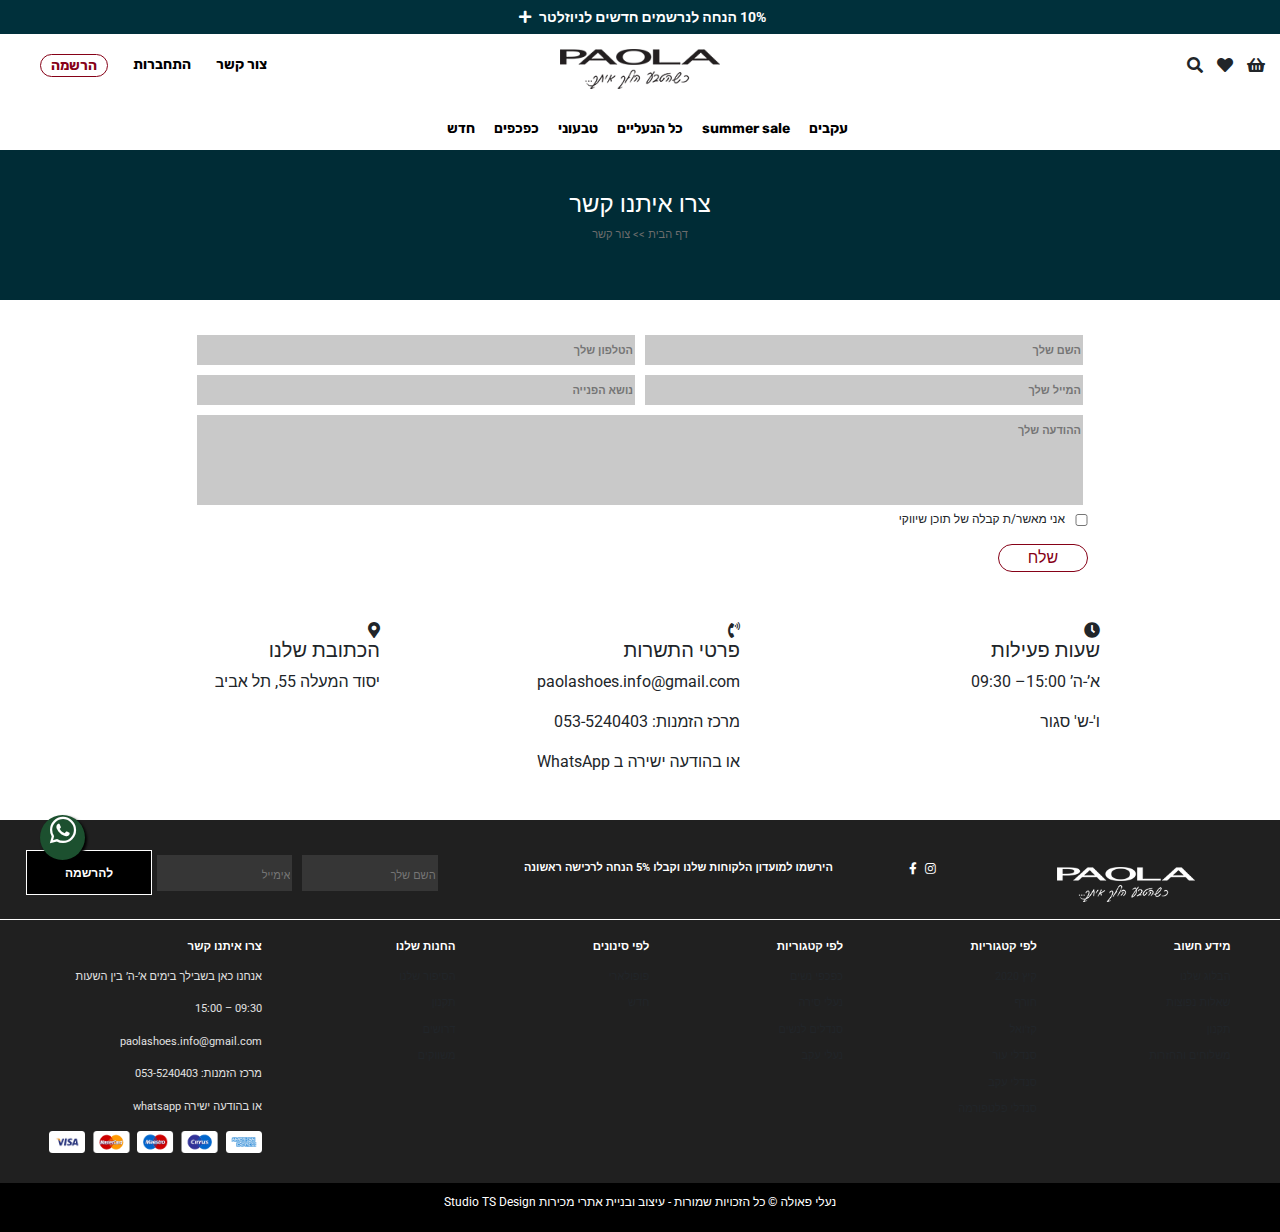
<file: contact-us.html>
<head>
    <meta charset="UTF-8">
    <meta name="viewport" content="width=device-width, initial-scale=1.0">
    <link rel="stylesheet" href="https://cdnjs.cloudflare.com/ajax/libs/font-awesome/5.13.0/css/all.min.css">
    <link rel="stylesheet" href="https://stackpath.bootstrapcdn.com/bootstrap/4.5.0/css/bootstrap.min.css">
    <link href="https://fonts.googleapis.com/css2?family=Pathway+Gothic+One&display=swap" rel="stylesheet">
    <link href="https://fonts.googleapis.com/css2?family=Roboto&family=Rubik&display=swap" rel="stylesheet">
    <link rel="stylesheet" href="style.css">
    <title>נעלי פאולה | PAOLA</title>
    <link rel="icon" href="images/leaf-solid.png" type="image/x-icon">
</head>




<header>
    <div class="navidemo"></div>
    <div class="navigation_bar">
        <div dir="rtl" class="Add_nav">10% הנחה לנרשמים חדשים לניוזלטר
            <i class="fas fa-plus"></i>
        </div>
        <div class="container-fluid">
            <div id="main_menu">
                <i class="fas fa-bars"></i>
                <i class="fas fa-times" id="closenavbar"></i>
                <div class="logo">
                    <a href="index.html"><img src="images/PaolaLOGO1.png" alt="" width="160px" height="40px"></a>
                </div>
                <div class="inner_main_menu">

                    <ul>
                        <li>
                            <a class="sign-up" href=""><strong> הרשמה</strong></a>
                        </li>
                        <li>
                            <a href="" class="sign-in"><strong> התחברות</strong></a>
                        </li>
                        <li>
                            <a href="contact-us.html" class="contact-us"> <strong>צור קשר</strong></a>
                        </li>
                        <li>
                            <i class="fas fa-search"></i>
                            <div class="search-input">
                                <i id="Close_search" class="fas fa-times"></i>
                                <input type="search" class="search" placeholder="...חפש מוצרים">
                                <img src="images/PaolaLOGO1.png" alt="" width="120px" height="30px">
                                <a href="">חיפוש</a>
                            </div>

                        </li>
                        <li id="heart_nav_li">
                            <i id="heart_nav" class="fas fa-heart"></i>

                        </li>

                        <li id="basket_nav_li">
                            <i id="basket" href="" class="fas fa-shopping-basket"></i>
                            <div class="inmodal">0</div>
                        </li>
                    </ul>
                    <div class="blackbgmh"></div>
                    <div class="modalheart">
                        <div class="headerheart">
                            <i id="closeH" class="fas fa-times"></i>
                            <h3>My List</h3>

                            <div class="innerheart">
                            </div>
                            <div class="clearall1">
                                נקה הכל
                                </div>
                                
                        </div>
                    </div>
                    <div class="blackc"></div>
                    <div class="modalcart">
                        <div class="titlecart">
                            <i class="fas fa-times"></i>
                            <h3>עגלת הקניות</h3>
                        </div>
                        <div class="content-cart">
                            <p>עגלת הקניות ריקה</p>
                        </div>
                        <div class="totalprice">

                        </div>
                        <div class="clearall">
                            נקה הכל
                            </div>
                      


                    </div>

                </div>

                <div id="nav-bar">
                    <div class="inner_nav_bar">
                        <ul>
                            <li>
                                <a href="NEW.html"><strong>חדש</strong></a>
                            </li>
                            <li>
                                <a href="kafkafim.html"><strong>כפכפים</strong></a>
                            </li>
                            <li>
                                <a href="tivoni.html"><strong>טבעוני</strong></a>
                            </li>
                            <li>
                                <a href="AllProducts.html"><strong>כל הנעליים</strong> </a>
                            </li>
                            <li>
                                <a href="SUMMER SALE.html"><strong> summer sale</strong></a>
                            </li>
                            <li>
                                <a href="Akevim.html"> <strong>עקבים</strong></a>
                            </li>


                        </ul>
                    </div>

                </div>
            </div>
        </div>
    </div>
    <div class="blackbg"></div>
    <div class="Addnav_popup">
        <div class="Add_newslatter">
            <div class="title_Addnav_popup">
                <h1>תהיו הראשונים לדעת הכל על פאולה</h1>
                <p>קוד קופון ישלח במייל לנרשמים חדשים לניוזלטר</p>
            </div>
            <div class="content_Addnav_popup">
                <input type="email" class="emailpopus" placeholder="הכניסו מייל">
                <button>הרשמה</button>
            </div>
        </div>
    </div>

    <div class="sign_in_sign_up">
        <div class="blackbg1"></div>
        <div class="modal_sign_in_sign_up">
            <i class="fas fa-times"></i>
            <div class="sign_up">
                <h4>הרשמה</h4>
                <input type="text" class="user_name" placeholder="שם מתשמש">
                <input type="email" class="email_signup" placeholder="דואר אלקטרוני">
                <input type="password" class="password" placeholder="הזן סיסמה">
                <input type="password" class="password_again" placeholder="הזן סיסמה בשנית">
                <button>הרשמה</button>

            </div>
            <div class="sign_in">
                <h4>התחברות</h4>
                <input type="text" class="user_name" placeholder="שם מתשמש">
                <input type="password" class="password" placeholder="הזן סיסמה">
                <div class="rememberme">
                    <div class="checkbox">
                        <p>זכור אותי</p>
                        <input type="checkbox">
                    </div>
                    <a href="">?שחכת סיסמא</a>
                </div>
                <button>התחברות</button>
            </div>
        </div>
    </div>


</header>


<body>
    <div class="back_to_top">
        <i class="fas fa-chevron-up"></i>
    </div>
    <a href="https://api.whatsapp.com/send?phone=+972535240403&text=היי אשמח לברר על דגם מסויים." class="float"
      target="_blank">
      <i class="fab fa-whatsapp my-float"></i>
    </a>

    <div class="top_page">
        <h4>צרו איתנו קשר</h4>
        <p> דף הבית >> צור קשר</p>
    </div>

    <div class="contact_us">
        <div dir="rtl" class="form">
            <div class="twoinput">
                <input type="text" class="namec" placeholder="השם שלך">
                <input type="tel" class="phone" placeholder="הטלפון שלך">
            </div>
            <div class="twoinput">
                <input type="email" class="emailc" placeholder="המייל שלך">
                <input type="text" class="ask" placeholder="נושא הפנייה">
            </div>
            <input type="text" class="message" placeholder="ההודעה שלך">
            <div dir="rtl" class="checkboxc">
                <input type="checkbox" name="SHIVOK" id="shivox">
                <p>אני מאשר/ת קבלה של תוכן שיווקי</p>
            </div>
            <button  class="sendc">שלח</button>

        </div>
    </div>

    <div class="contact_us_info">
        <div class="container">
            <div class="cui">
                <i class="fas fa-map-marker-alt"></i>
                <h5>הכתובת שלנו</h5>
                <p>יסוד המעלה 55, תל אביב</p>
            </div>
            <div class="cui">
                <i class="fas fa-phone-volume"></i>
                <h5>פרטי התשרות</h5>
                <p>paolashoes.info@gmail.com</p>
                <p>מרכז הזמנות: 053-5240403</p>
                <p dir="rtl">או בהודעה ישירה ב WhatsApp</p>

            </div>
            <div class="cui">
                <i class="fas fa-clock"></i>
                <h5>שעות פעילות</h5>
                <p>א’-ה’ 15:00– 09:30</p>
                <p>ו'-ש' סגור</p>
            </div>

        </div>
    </div>
    <div class="footer">
        <div class="footer_top">
            <div class="newsfooter">
                <button>להרשמה</button>
                <input type="email" placeholder="אימייל" class="emailfooter">
                <input type="text" placeholder="השם שלך" class="namefooter">
            </div>
            <div class="textfooter">
                <p>הירשמו למועדון הלקוחות שלנו וקבלו 5% הנחה לרכישה ראשונה</p>
            </div>
            <div class="footer_icon">
                <a target="_blank" href="https://www.facebook.com/PaolaShoes/"><i class="fab fa-facebook-f"></i></a>
                <a target="_blank" href="https://www.instagram.com/paolashoes.il/"><i class="fab fa-instagram"></i></a>
            </div>
            <div class="footer_logo">
                <img src="images/PaolaLOGOW.png" alt="">
            </div>

        </div>

        <div class="footerdown">
            <div class="container-fluid">
                <div class="footercontent">
                    <div class="footerd-contact-us">
                        <h6>צרו איתנו קשר</h6>
                        <p>אנחנו כאן בשבילך בימים א’-ה’ בין השעות</p>
                        <p>15:00 – 09:30</p>
                        <p>paolashoes.info@gmail.com</p>
                        <p>מרכז הזמנות: 053-5240403</p>
                        <p>whatsapp או בהודעה ישירה</p>
                        <img src="images/payment-icon.png" alt="" width="100%">
                    </div>
                    <div class="footerd">
                        <h6>החנות שלנו</h6>
                        <a>הסיפור שלנו</a>
                        <a>תקנון</a>
                        <a>דרושים</a>
                        <a>משווקים</a>

                    </div>
                    <div class="footerd">
                        <h6>לפי סינונים</h6>
                        <a>פופולארי</a>
                        <a>חדש</a>
                    </div>
                    <div class="footerd">
                        <h6>לפי קטגוריות</h6>
                        <a>כפכפי נשים</a>
                        <a>נעלי סירה</a>
                        <a>סנדלים לנשים</a>
                        <a>נעלי עקב</a>
                    </div>
                    <div class="footerd">
                        <h6>לפי קטגוריות</h6>
                        <a>קיץ 2020</a>
                        <a>חורף</a>
                        <a>קז'ואל</a>
                        <a>סנדלי עור</a>
                        <a>סנדלי עקב</a>
                        <a>סנדלי פלטפורמה</a>
                    </div>
                    <div class="footerd">
                        <h6>מידע חשוב</h6>
                        <a>הבלוג שלנו</a>
                        <a>שאלות נפוצות</a>
                        <a>תקנון</a>
                        <a>משלוחים והחזרות</a>
                    </div>

                </div>

            </div>
        </div>
    </div>

    <div class="Design">
        <p>Studio TS Design נעלי פאולה © כל הזכויות שמורות - עיצוב ובניית אתרי מכירות </p>
    </div>


    <script src="script.js"></script>

</body>
</file>
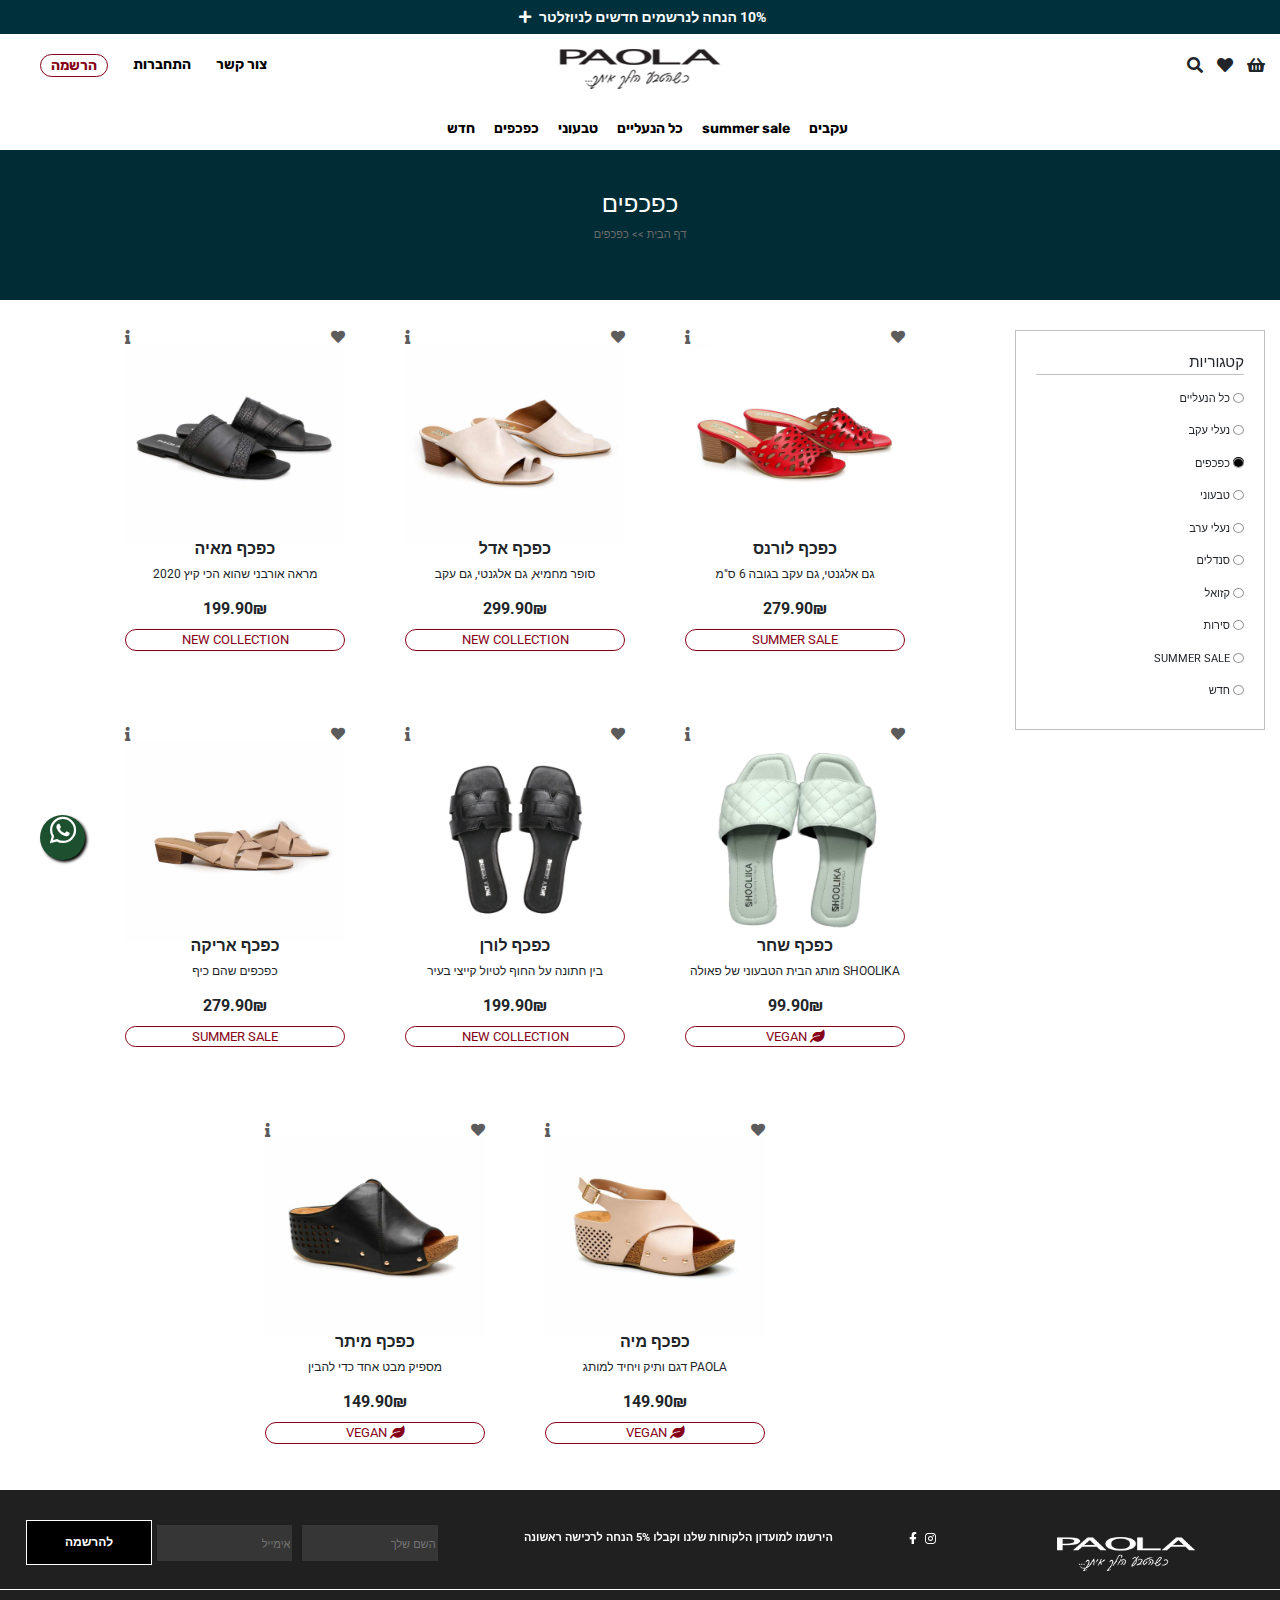
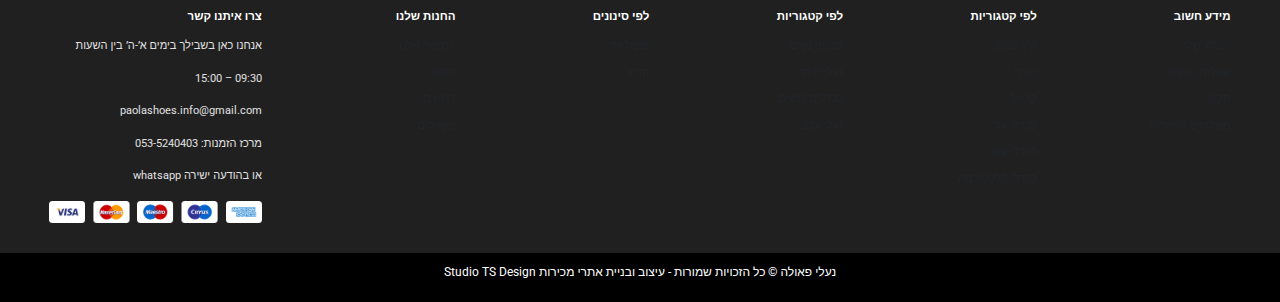
<file: kafkafim.html>
<head>
    <meta charset="UTF-8">
    <meta name="viewport" content="width=device-width, initial-scale=1.0">
    <link rel="stylesheet" href="https://cdnjs.cloudflare.com/ajax/libs/font-awesome/5.13.0/css/all.min.css">
    <link rel="stylesheet" href="https://stackpath.bootstrapcdn.com/bootstrap/4.5.0/css/bootstrap.min.css">
    <link href="https://fonts.googleapis.com/css2?family=Pathway+Gothic+One&display=swap" rel="stylesheet">
    <link href="https://fonts.googleapis.com/css2?family=Roboto&family=Rubik&display=swap" rel="stylesheet">
    <link rel="stylesheet" href="style.css">
    <title>נעלי פאולה | PAOLA</title>
    <link rel="icon" href="images/leaf-solid.png" type="image/x-icon">
</head>




<header>
    <div class="navidemo"></div>
    <div class="navigation_bar">
        <div dir="rtl" class="Add_nav">10% הנחה לנרשמים חדשים לניוזלטר
            <i class="fas fa-plus"></i>
        </div>
        <div class="container-fluid">
            <div id="main_menu">
                <i class="fas fa-bars"></i>
                <i class="fas fa-times" id="closenavbar"></i>
                <div class="logo">
                    <a href="index.html"><img src="images/PaolaLOGO1.png" alt="" width="160px" height="40px"></a>
                </div>
                <div class="inner_main_menu">

                    <ul>
                        <li>
                            <a class="sign-up" href=""><strong> הרשמה</strong></a>
                        </li>
                        <li>
                            <a href="" class="sign-in"><strong> התחברות</strong></a>
                        </li>
                        <li>
                            <a href="contact-us.html" class="contact-us"> <strong>צור קשר</strong></a>
                        </li>
                        <li>
                            <i class="fas fa-search"></i>
                            <div class="search-input">
                                <i id="Close_search" class="fas fa-times"></i>
                                <input type="search" class="search" placeholder="...חפש מוצרים">
                                <img src="images/PaolaLOGO1.png" alt="" width="120px" height="30px">
                                <a href="">חיפוש</a>
                            </div>

                        </li>
                        <li id="heart_nav_li">
                            <i id="heart_nav" class="fas fa-heart"></i>

                        </li>

                        <li id="basket_nav_li">
                            <i id="basket" href="" class="fas fa-shopping-basket"></i>
                            <div class="inmodal">0</div>
                        </li>
                    </ul>
                    <div class="blackbgmh"></div>
                    <div class="modalheart">
                        <div class="headerheart">
                            <i id="closeH" class="fas fa-times"></i>
                            <h3>My List</h3>

                            <div class="innerheart">
                            </div>
                            <div class="clearall1">
                                נקה הכל
                                </div>
                                
                        </div>
                    </div>
                    <div class="blackc"></div>
                    <div class="modalcart">
                        <div class="titlecart">
                            <i class="fas fa-times"></i>
                            <h3>עגלת הקניות</h3>
                        </div>
                        <div class="content-cart">
                            <p>עגלת הקניות ריקה</p>
                        </div>
                        <div class="totalprice">

                        </div>
                        <div class="clearall">
                            נקה הכל
                            </div>
                      


                    </div>

                </div>

                <div id="nav-bar">
                    <div class="inner_nav_bar">
                        <ul>
                            <li>
                                <a href="NEW.html"><strong>חדש</strong></a>
                            </li>
                            <li>
                                <a href="kafkafim.html"><strong>כפכפים</strong></a>
                            </li>
                            <li>
                                <a href="tivoni.html"><strong>טבעוני</strong></a>
                            </li>
                            <li>
                                <a href="AllProducts.html"><strong>כל הנעליים</strong> </a>
                            </li>
                            <li>
                                <a href="SUMMER SALE.html"><strong> summer sale</strong></a>
                            </li>
                            <li>
                                <a href="Akevim.html"> <strong>עקבים</strong></a>
                            </li>


                        </ul>
                    </div>

                </div>
            </div>
        </div>
    </div>
    <div class="blackbg"></div>
    <div class="Addnav_popup">
        <div class="Add_newslatter">
            <div class="title_Addnav_popup">
                <h1>תהיו הראשונים לדעת הכל על פאולה</h1>
                <p>קוד קופון ישלח במייל לנרשמים חדשים לניוזלטר</p>
            </div>
            <div class="content_Addnav_popup">
                <input type="email" class="emailpopus" placeholder="הכניסו מייל">
                <button>הרשמה</button>
            </div>
        </div>
    </div>

    <div class="sign_in_sign_up">
        <div class="blackbg1"></div>
        <div class="modal_sign_in_sign_up">
            <i class="fas fa-times"></i>
            <div class="sign_up">
                <h4>הרשמה</h4>
                <input type="text" class="user_name" placeholder="שם מתשמש">
                <input type="email" class="email_signup" placeholder="דואר אלקטרוני">
                <input type="password" class="password" placeholder="הזן סיסמה">
                <input type="password" class="password_again" placeholder="הזן סיסמה בשנית">
                <button>הרשמה</button>

            </div>
            <div class="sign_in">
                <h4>התחברות</h4>
                <input type="text" class="user_name" placeholder="שם מתשמש">
                <input type="password" class="password" placeholder="הזן סיסמה">
                <div class="rememberme">
                    <div class="checkbox">
                        <p>זכור אותי</p>
                        <input type="checkbox">
                    </div>
                    <a href="">?שחכת סיסמא</a>
                </div>
                <button>התחברות</button>
            </div>
        </div>
    </div>


</header>


<body>
    <div class="back_to_top">
        <i class="fas fa-chevron-up"></i>
    </div>
    <a href="https://api.whatsapp.com/send?phone=+972535240403&text=היי אשמח לברר על דגם מסויים." class="float"
      target="_blank">
      <i class="fab fa-whatsapp my-float"></i>
    </a>

    <div class="top_page">
        <h4>כפכפים</h4>
        <p> דף הבית >> כפכפים</p>
    </div>

    <div class="container-fluid">
        <div class="AllproductPage">
            <div class="all_products">
                <div class="pruduct_cards">
                    <div class="card_item"  data-productcategory="akev" data-productcategory1="sandal" data-productcategory2="NEW"  style="display: none;">
                        <div class="card_icon">
                            <i class="fas fa-info" data-id_pro="yuli"></i>
                            <i class="fas fa-heart" id="heart_product" data-pid="18"></i>
                        </div>
                        <a href="product-yuli.html"><img src="images/סנדל יולי שחור.jpg" alt=""
                                class="image_product"></a>
                        <p class="title-item">נעל עקב יולי</p>
                        <p class="des">בעלות סטייל נצחי ועיצוב קלאסי</p>
                        <p class="price">399.90₪</p>
                        <p class="bonus-item">NEW COLLECTION</p>
                        <div class="product_description" data-productid="yuli">
                            <i class="far fa-times-circle" data-id_close="yuli"></i>
                            <p> נעלי עקב לנשים, מדגם יולי, בעלות סטייל נצחי. <br> עיצוב קלאסי, רצועות דקות עקב מרובע
                                וסגירה נוחה
                                בקרסול. <br>כמו כל נעלי PAOLA, גם נעלי עקב מדגם יולי, עשויים עור משובח ומיוצרים<br>
                                בישראל.
                                סוליית
                                הסנדלים עשויה גומי קשיח והעקב מגומי בגימור <br>דמוי עץ. שימי לב: תיתכן סטייה של עד טון
                                אחד בגוון
                                הנעליים.
                                <br>
                                מידות
                                <br>
                                36,37,38,39,40,41
                            </p>
                        </div>

                    </div>
                    <div class="card_item"  data-productcategory="akev" data-productcategory1="erev" data-productcategory2="NEW" style="display: none;">
                        <div class="card_icon">
                            <i class="fas fa-info" data-id_pro="yarden"></i>
                            <i class="fas fa-heart" id="heart_product" data-pid="20"></i>
                        </div>
                        <a href=""><img src="images/ירדן מנוחש.jpg" alt="" class="image_product"></a>
                        <p class="title-item">נעל עקב ירדן</p>
                        <p class="des"> במראה מנוחש עם חרטום שפיצי</p>
                        <p class="price">399.90₪</p>
                        <p class="bonus-item">NEW COLLECTION</p>
                        <div class="product_description" data-productid="yarden">
                            <i class="far fa-times-circle" data-id_close="yarden"></i>
                            <p>נעלי עקב, סלינג-בק, במראה קלאסי עם חרטום שפיצי ורצועות דקות המעטרות את הקרסול. כמו כל
                                נעלי PAOLA,
                                גם נעלי עקב, מדגם ירדן, עשויות עור משובח ומיוצרות בישראל. שימי לב: תיתכן סטייה של עד טון
                                אחד
                                בגוון הנעליים. סוליית הנעליים עשויה גומי קשה (ניאוליט) והעקב בגימור מבריק</p>
                        </div>

                    </div>
                    <div class="card_item"  data-productcategory="kafkaf" data-productcategory1="casual" data-productcategory2="NEW">
                        <div class="card_icon">
                            <i class="fas fa-info" data-id_pro="maya"></i>
                            <i class="fas fa-heart" id="heart_product" data-pid="21"></i>
                        </div>
                        <a href="maya.html"><img src="images/כפכף מאיה.jpg" alt="" class="image_product"></a>
                        <p class="title-item">כפכף מאיה</p>
                        <p class="des">מראה אורבני שהוא הכי קיץ 2020 </p>
                        <p class="price">199.90₪</p>
                        <p class="bonus-item">NEW COLLECTION</p>
                        <div class="product_description" data-productid="maya">
                            <i class="far fa-times-circle" data-id_close="maya"></i>
                            <p>מראה אורבני שהוא הכי קיץ 2020 ונוחות אינסופית, כפכפים מעוצבים בגזרה א-סימטריים וספידה
                                מרובעת מדגם
                                מאיה יעברו איתך בקלילות מלאת סטייל את העונה החמה. כמו כל נעלי PAOLA, גם כפכפים מדגם
                                מאיה, עשויים עור
                                משובח ומיוצרים בישראל. שימי לב: תיתכן סטייה של עד טון אחד בגוון הנעליים. סוליית הנעליים
                                והעקב עשויים
                                גומי קשה (מיקרו).
                            </p>
                        </div>

                    </div>
                    <div class="card_item"  data-productcategory="kafkaf" data-productcategory1="akev" data-productcategory2="NEW">
                        <div class="card_icon">
                            <i class="fas fa-info" data-id_pro="adel"></i>
                            <i class="fas fa-heart" id="heart_product" data-pid="19"></i>
                        </div>
                        <a href="adel"><img src="images/אדל בז.jpg" alt="" class="image_product"></a>
                        <p class="title-item">כפכף אדל</p>
                        <p class="des">סופר מחמיא, גם אלגנטי, גם עקב</p>
                        <p class="price">299.90₪</p>
                        <p class="bonus-item">NEW COLLECTION</p>
                        <div class="product_description" data-productid="adel">
                            <i class="far fa-times-circle" data-id_close="adel"></i>
                            <p>
                                גם סופר מחמיא, גם אלגנטי, גם עקב בגובה 6 ס"מ. כפכפים מדגם אדל לגמרי יכולים ללוות אותך גם
                                ביום יום
                                וגם בערב. בעיצוב אלגנטי ונוח כמו כל נעלי PAOLA, גם כפכפים עם עקב מדגם אדל, עשויים עור
                                משובח (ואלוס
                                מבריק) ומיוצרים בישראל. שימי לב: תיתכן סטייה של עד טון אחד בגוון הנעליים. סוליית הנעליים
                                עשויה גומי
                                קשיח (מיקרולייט) והעקב בגימור דמוי עץ
                            </p>
                        </div>

                    </div>

                    <div class="card_item"  data-productcategory="kafkaf" data-productcategory1="akev" data-productcategory2="SALE">
                        <div class="card_icon">
                            <i class="fas fa-info" data-id_pro="lorens"></i>
                            <i class="fas fa-heart" id="heart_product"></i>
                        </div>
                        <a href=""><img src="images/לורנס אדום.jpg" alt="" class="image_product"></a>
                        <p class="title-item">כפכף לורנס</p>
                        <p class="des">גם אלגנטי, גם עקב בגובה 6 ס"מ</p>
                        <p class="price">279.90₪</p>
                        <p class="bonus-item">SUMMER SALE</p>
                        <div class="product_description" data-productid="lorens">
                            <i class="far fa-times-circle" data-id_close="lorens"></i>
                            <p>
                                גם סופר מחמיא, גם אלגנטי, גם עקב בגובה 6 ס"מ. כפכפים מדגם לורנס לגמרי יכולים ללוות אותך
                                גם ביום יום
                                וגם בערב. בעיצוב אלגנטי ונוח כמו כל נעלי PAOLA, גם כפכפים עם עקב מדגם אדל, עשויים עור
                                משובח (ואלוס
                                מבריק) ומיוצרים בישראל. שימי לב: תיתכן סטייה של עד טון אחד בגוון הנעליים. סוליית הנעליים
                                עשויה גומי
                                קשיח (מיקרולייט) והעקב בגימור דמוי עץ
                            </p>
                        </div>

                    </div>
                    <div class="card_item"  data-productcategory="kafkaf" data-productcategory1="caual" data-productcategory2="SALE">
                        <div class="card_icon">
                            <i class="fas fa-info" data-id_pro="erika"></i>
                            <i class="fas fa-heart" id="heart_product"></i>
                        </div>
                        <a href=""><img src="images/אריקה בז.jpg" alt="" class="image_product"></a>
                        <p class="title-item">כפכף אריקה</p>
                        <p class="des">כפכפים שהם כיף</p>
                        <p class="price">279.90₪</p>
                        <p class="bonus-item">SUMMER SALE</p>
                        <div class="product_description" data-productid="erika">
                            <i class="far fa-times-circle" data-id_close="erika"></i>
                            <p>
                                כפכפים שהם כיף. משחקי החיתוך בין שלוש הרצועות מוסיפים תחכום למראה של הכפכפים הנוחים
                                האלה. כמו כל נעלי PAOLA גם כפכפים לנשים מדגם אריקה עשויים עור משובח ומיוצרים בישראל.
                                שימי לב: תיתכן סטייה של עד טון אחד בגוון הסנדלים. סוליית הכפכפים והעקב עשויים גומי קשה
                                (מיקרו). </p>
                        </div>

                    </div>
                    <div class="card_item"  data-productcategory="sira" data-productcategory1="NEW" style="display: none;">
                        <div class="card_icon">
                            <i class="fas fa-info" data-id_pro="lian"></i>
                            <i class="fas fa-heart" id="heart_product"></i>
                        </div>
                        <a href=""><img src="images/ליאן שחור.jpg" alt="" class="image_product"></a>
                        <p class="title-item">נעל סירה ליאן</p>
                        <p class="des">עיצוב קלאסי, חרטום שפיצי סופר מחמיא</p>
                        <p class="price">149.90₪</p>
                        <p class="bonus-item">NEW COLLECTION</p>
                        <div class="product_description" data-productid="lian">
                            <i class="far fa-times-circle" data-id_close="lian"></i>
                            <p>
                                נעלי סירה מדגם ליאם עיצוב קלאסי, חרטום שפיצי מפתח מחמיא ונוחות נעילה. כמו כל נעלי PAOLA,
                                גם נעלי סירה מדגם ליאם ,עשויות עור משובח ומיוצרות בישראל.שימי לב: תיתכן סטייה של עד טון
                                אחד בגוון הנעליים. סוליית הנעליים והעקב עושיים גומי קשיח (ניאוליט)
                            </p>
                        </div>

                    </div>
                    <div class="card_item"  data-productcategory="akev" data-productcategory1="erev" style="display: none;">
                        <div class="card_icon">
                            <i class="fas fa-info" data-id_pro="sinderela"></i>
                            <i class="fas fa-heart" id="heart_product"></i>
                        </div>
                        <a href=""><img src="images/סינדרלה שחור.jpg" alt="" class="image_product"></a>
                        <p class="title-item">נעל עקב סינדרלה</p>
                        <p class="des">עקב 10 ס"מ ומפתח מחמיא</p>
                        <p class="price">349.90₪</p>
                        <p class="bonus-item">NEW COLLECTION</p>
                        <div class="product_description" data-productid="sinderela">
                            <i class="far fa-times-circle" data-id_close="sinderela"></i>
                            <p>
                                את אירועי הקיץ תפתחי עם דגם סינדרלה נעלי עקב אלגנטיים עם חרטום שפיץ מחמיא, עקב 10 ס"מ
                                ומפתח מחמיא כמו כל נעלי PAOLA נעלי שפיץ מדגם סינדרלה עשויים עור ומיוצרים בישראל. שימי
                                לב: תיתכן סטייה של עד טון אחד בגוון הנעליים. סוליית הנעליים עשויה גומי קשיח (מיקרולייט)

                            </p>
                        </div>

                    </div>
                    <div class="card_item"  data-productcategory="kafkaf" data-productcategory1="NEW">
                        <div class="card_icon">
                            <i class="fas fa-info" data-id_pro="loren"></i>
                            <i class="fas fa-heart" id="heart_product"></i>
                        </div>
                        <a href=""><img src="images/לורן שחור.jpg" alt="" class="image_product"></a>
                        <p class="title-item">כפכף לורן</p>
                        <p class="des">בין חתונה על החוף לטיול קייצי בעיר</p>
                        <p class="price">199.90₪</p>
                        <p class="bonus-item">NEW COLLECTION</p>
                        <div class="product_description" data-productid="loren">
                            <i class="far fa-times-circle" data-id_close="loren"></i>
                            <p>
                                כפכפים מעוצבים ויפים שיכולים לדלג בקלות בין חתונה על החוף לטיול קייצי ברחובות העיר.
                                שילוב של נוחות וסטייל שאת לא יכולה לפספס. כמו כל PAOLA, גם כפכפים מעוצבים לנשים מדגם
                                לורן, עשויים עור משובח ומיוצרים בישראל. שימי לב: תיתכן סטייה של עד טון אחד בגוון
                                הנעליים. סוליית הנעליים והעקב עשויים גומי קשיח.
                            </p>
                        </div>

                    </div>
                    <div class="card_item"  data-productcategory="sira" data-productcategory1="casual" data-productcategory2="SALE" style="display: none;">
                        <div class="card_icon">
                            <i class="fas fa-info" data-id_pro="adi"></i>
                            <i class="fas fa-heart" id="heart_product"></i>
                        </div>
                        <a href=""><img src="images/עדי כחול.jpg" alt="" class="image_product"></a>
                        <p class="title-item">נעל סירה עדי</p>
                        <p class="des">בחירה קלאסית עם ג'ינס וטישרט</p>
                        <p class="price">299.90₪</p>
                        <p class="bonus-item">SUMMER SALE</p>
                        <div class="product_description" data-productid="adi">
                            <i class="far fa-times-circle" data-id_close="adi"></i>
                            <p>
                                נעלי סירה בובתיות ויפות עם חיתוכי תחרה לאורך הנעל, עקב 3 ס"מ בחירה קלאסית עם ג'ינס
                                וטישרט. כמו כל נעלי PAOLA גם נעלי סירה לנשים מדגם עדי , עשויות עור משובח ומיוצרות
                                בישראל. שימי לב: תיתכן סטייה של עד טון אחד בגוון הנעליים. סוליית הנעליים והעקב עשויים
                                גומי קשיח (מיקרולייט). </p>
                        </div>

                    </div>
                    <div class="card_item" data-productcategory="tivoni" data-productcategory1="kafkaf"
                    data-productcategory2="SALE">
                    <div class="card_icon">
                        <i class="fas fa-info" data-id_pro="shahar"></i>
                        <i class="fas fa-heart" id="heart_product"></i>
                    </div>
                    <a href=""><img src="images/שחר תכלת.jpg" alt="" class="image_product"></a>
                    <p class="title-item">כפכף שחר</p>
                    <p class="des">מותג הבית הטבעוני של פאולה SHOOLIKA</p>
                    <p class="price">99.90₪</p>
                    <p class="bonus-item">VEGAN <i class="fas fa-leaf"></i></p>
                    <div class="product_description" data-productid="shahar">
                        <i class="far fa-times-circle" data-id_close="shahar"></i>
                        <p>
                            ניצן ראשון מקולקציית הקיץ הטבעונית והמשגעת שלנו!
                            הכירו את מותג הבית הטבעוני של פאולה SHOOLIKA – כפכפים טבעוניים לנשים מדגם שחר הם הזוג
                            החם של העונה! גזרה קלאסית ונוחה עם חרטום מרובע ומראה שלא יורד מהאופנה.
                            הדגם משלב רפידת נוחות של כפכפים לנשים מדגם שחר, כמו כל הנעליים של המותג SHOOLIKA. הדגמים
                            מיוצרים בישראל, מחומר סינטטי דמוי עור והם 100% טבעוניים.
                            שימי לב: תיתכן סטייה של עד טון אחד בגוון הנעליים. סוליית הנעליים והעקב עשויים גומי קשה
                            (מיקרו).1
                        </p>
                    </div>

                </div>
                <div class="card_item" data-productcategory="tivoni" data-productcategory1="kafkaf"
                    data-productcategory2="SALE">
                    <div class="card_icon">
                        <i class="fas fa-info" data-id_pro="meitar"></i>
                        <i class="fas fa-heart" id="heart_product"></i>
                    </div>
                    <a href=""><img src="images/מיתר שחור.jpg" alt="" class="image_product"></a>
                    <p class="title-item">כפכף מיתר</p>
                    <p class="des">מספיק מבט אחד כדי להבין</p>
                    <p class="price">149.90₪</p>
                    <p class="bonus-item">VEGAN <i class="fas fa-leaf"></i></p>
                    <div class="product_description" data-productid="meitar">
                        <i class="far fa-times-circle" data-id_close="meitar"></i>
                        <p>
                            מספיק מבט אחד כדי להבין – כפכפי רוקי מדגם מיתר, הם מסוג הכפכפים שתנעלי בלי סוף בקיץ
                            ותתגעגעי אליהם בחורף. כפכפי רוקי מעטפה מדגם מיתר, הינם דגם ותיק ויחיד למותג PAOLA אשר
                            הוא , 100% טבעוני. הדגם זה מיוצר בחו"ל , מחומר סינטטי דמוי עור. תהליכי הייצור של הכפכפים
                            ידידותיים לסביבה ולפועלים גם יחד. שימי לב: תיתכן סטייה של עד טון אחד בגוון הנעליים.
                            סוליית הנעליים עשויה גומי קשה (PVC) בגימור שעם </p>
                    </div>

                </div>
                <div class="card_item" data-productcategory="tivoni" data-productcategory1="sandal"
                    data-productcategory2="SALE">
                    <div class="card_icon">
                        <i class="fas fa-info" data-id_pro="mia"></i>
                        <i class="fas fa-heart" id="heart_product"></i>
                    </div>
                    <a href=""><img src="images/מיה ורוד.jpg" alt="" class="image_product"></a>
                    <p class="title-item">כפכף מיה</p>
                    <p class="des">דגם ותיק ויחיד למותג PAOLA</p>
                    <p class="price">149.90₪</p>
                    <p class="bonus-item">VEGAN <i class="fas fa-leaf"></i></p>
                    <div class="product_description" data-productid="mia">
                        <i class="far fa-times-circle" data-id_close="mia"></i>
                        <p>
                            מספיק מבט אחד כדי להבין – סנדלי רוקי מדגם מיה, הם מסוג הסנדלים שתנעלי בלי סוף בקיץ
                            ותתגעגעי אליהם בחורף. סנדלי רוקי X מדגם מיה, הינם דגם ותיק ויחיד למותג PAOLA אשר הוא ,
                            100% טבעוני. הדגם זה מיוצר בחו"ל , מחומר סינטטי דמוי עור. תהליכי הייצור של הכפכפים
                            ידידותיים לסביבה ולפועלים גם יחד. שימי לב: תיתכן סטייה של עד טון אחד בגוון הנעליים.
                            סוליית הנעליים עשויה גומי קשה (PVC) בגימור שעם
                        </p>
                    </div>

                </div>








                </div>

            </div>
            <div class="sortby">מיין לפי <i class="fas fa-bars" id="sortbyopen"></i></div>

            <div class="sort">
                <i class="fas fa-times" id="closesortby"></i>
                <p id="tiitlesort">קטגוריות</p>
                <p>
                    כל הנעליים <i class="far fa-circle" id="all" data-name="כל הנעליים"></i>
                </p>

                <p>
                    נעלי עקב <i class="far fa-circle" id="akev" data-name="עקבים"></i>
                </p>
                <p>
                    כפכפים <i class="far fa-circle active" id="kafkaf" data-name="כפכפים"></i>
                </p>
                <p>
                    טבעוני <i class="far fa-circle" id="tivoni" data-name="טבעוני"></i>
                </p>
                <p>
                    נעלי ערב <i class="far fa-circle" id="erev" data-name="ערב"></i>
                </p>
                <p>
                    סנדלים <i class="far fa-circle" id="sandal" data-name="סנדלים"></i>
                </p>
                <p>
                    קזואל <i class="far fa-circle" id="casual" data-name="קזואל"></i>
                </p>
                <p>
                    סירות <i class="far fa-circle" id="sira" data-name="סירות"></i>
                </p>
                <p>
                    SUMMER SALE <i class="far fa-circle" id="SALE" data-name="SUMMER SALE"></i>
                </p>
                <p>
                    חדש <i class="far fa-circle" id="NEW" data-name="חדש"></i>
                </p>

            </div>


        </div>
    </div>



    <div class="footer">
        <div class="footer_top">
            <div class="newsfooter">
                <button>להרשמה</button>
                <input type="email" placeholder="אימייל" class="emailfooter">
                <input type="text" placeholder="השם שלך" class="namefooter">
            </div>
            <div class="textfooter">
                <p>הירשמו למועדון הלקוחות שלנו וקבלו 5% הנחה לרכישה ראשונה</p>
            </div>
            <div class="footer_icon">
                <a target="_blank" href="https://www.facebook.com/PaolaShoes/"><i class="fab fa-facebook-f"></i></a>
                <a target="_blank" href="https://www.instagram.com/paolashoes.il/"><i class="fab fa-instagram"></i></a>
            </div>
            <div class="footer_logo">
                <img src="images/PaolaLOGOW.png" alt="">
            </div>

        </div>

        <div class="footerdown">
            <div class="container-fluid">
                <div class="footercontent">
                    <div class="footerd-contact-us">
                        <h6>צרו איתנו קשר</h6>
                        <p>אנחנו כאן בשבילך בימים א’-ה’ בין השעות</p>
                        <p>15:00 – 09:30</p>
                        <p>paolashoes.info@gmail.com</p>
                        <p>מרכז הזמנות: 053-5240403</p>
                        <p>whatsapp או בהודעה ישירה</p>
                        <img src="images/payment-icon.png" alt="" width="100%">
                    </div>
                    <div class="footerd">
                        <h6>החנות שלנו</h6>
                        <a>הסיפור שלנו</a>
                        <a>תקנון</a>
                        <a>דרושים</a>
                        <a>משווקים</a>

                    </div>
                    <div class="footerd">
                        <h6>לפי סינונים</h6>
                        <a>פופולארי</a>
                        <a>חדש</a>
                    </div>
                    <div class="footerd">
                        <h6>לפי קטגוריות</h6>
                        <a>כפכפי נשים</a>
                        <a>נעלי סירה</a>
                        <a>סנדלים לנשים</a>
                        <a>נעלי עקב</a>
                    </div>
                    <div class="footerd">
                        <h6>לפי קטגוריות</h6>
                        <a>קיץ 2020</a>
                        <a>חורף</a>
                        <a>קז'ואל</a>
                        <a>סנדלי עור</a>
                        <a>סנדלי עקב</a>
                        <a>סנדלי פלטפורמה</a>
                    </div>
                    <div class="footerd">
                        <h6>מידע חשוב</h6>
                        <a>הבלוג שלנו</a>
                        <a>שאלות נפוצות</a>
                        <a>תקנון</a>
                        <a>משלוחים והחזרות</a>
                    </div>

                </div>

            </div>
        </div>
    </div>

    <div class="Design">
        <p>Studio TS Design נעלי פאולה © כל הזכויות שמורות - עיצוב ובניית אתרי מכירות </p>
    </div>




    <script src="script.js"></script>
</body>
</file>
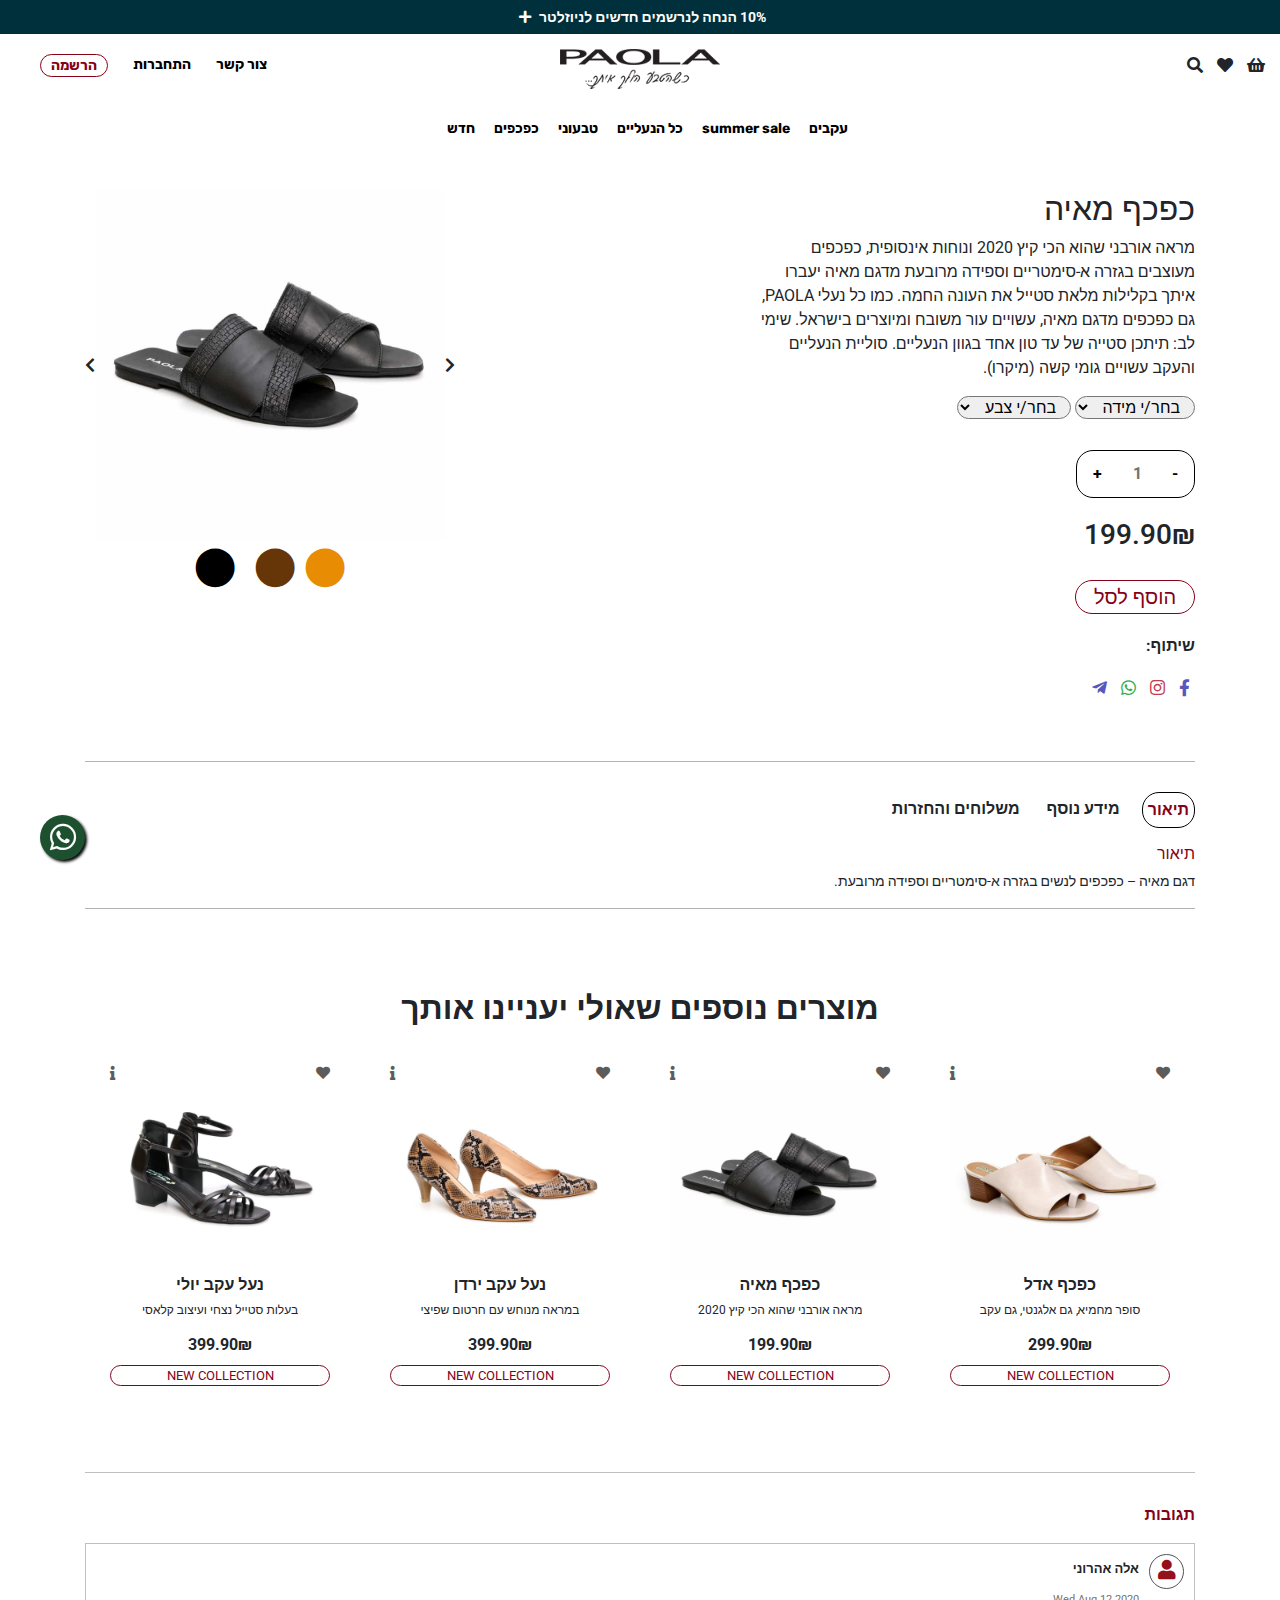
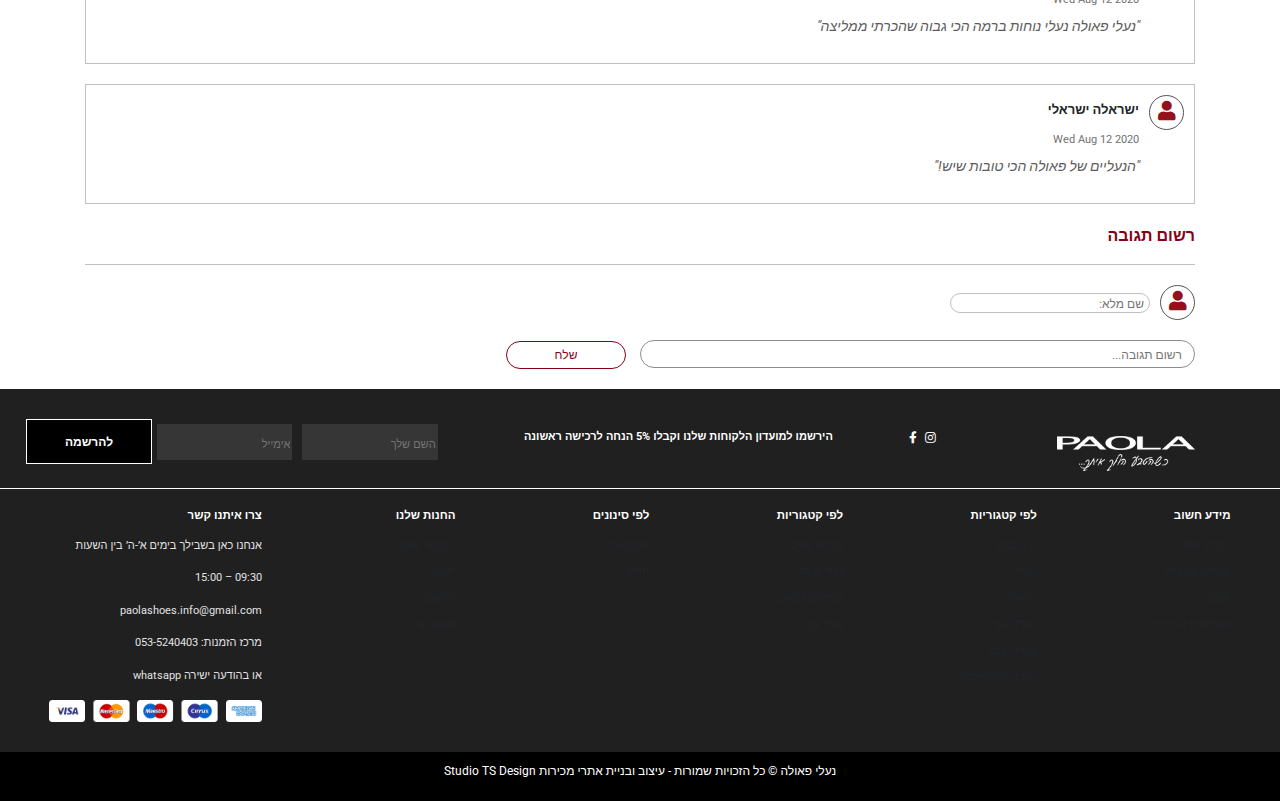
<file: maya.html>
<!DOCTYPE html>
<html lang="he">

    <head>
        <meta charset="UTF-8">
        <meta name="viewport" content="width=device-width, initial-scale=1.0">
        <link rel="stylesheet" href="https://cdnjs.cloudflare.com/ajax/libs/font-awesome/5.13.0/css/all.min.css">
        <link rel="stylesheet" href="https://stackpath.bootstrapcdn.com/bootstrap/4.5.0/css/bootstrap.min.css">
        <link href="https://fonts.googleapis.com/css2?family=Pathway+Gothic+One&display=swap" rel="stylesheet">
        <link href="https://fonts.googleapis.com/css2?family=Roboto&family=Rubik&display=swap" rel="stylesheet">
        <link rel="stylesheet" href="style.css">
        <title>נעלי פאולה | PAOLA</title>
        <link rel="icon" href="images/leaf-solid.png" type="image/x-icon">
    </head>
    
    
    
    
    <header>
        <div class="navidemo"></div>
        <div class="navigation_bar">
            <div dir="rtl" class="Add_nav">10% הנחה לנרשמים חדשים לניוזלטר
                <i class="fas fa-plus"></i>
            </div>
            <div class="container-fluid">
                <div id="main_menu">
                    <i class="fas fa-bars"></i>
                    <i class="fas fa-times" id="closenavbar"></i>
                    <div class="logo">
                        <a href="index.html"><img src="images/PaolaLOGO1.png" alt="" width="160px" height="40px"></a>
                    </div>
                    <div class="inner_main_menu">
    
                        <ul>
                            <li>
                                <a class="sign-up" href=""><strong> הרשמה</strong></a>
                            </li>
                            <li>
                                <a href="" class="sign-in"><strong> התחברות</strong></a>
                            </li>
                            <li>
                                <a href="contact-us.html" class="contact-us"> <strong>צור קשר</strong></a>
                            </li>
                                <li>
                                <i class="fas fa-search"></i>
                                <div class="search-input">
                                    <i id="Close_search" class="fas fa-times"></i>
                                    <input type="search" class="search" placeholder="...חפש מוצרים">
                                    <img src="images/PaolaLOGO1.png" alt="" width="120px" height="30px">
                                    <a href="">חיפוש</a>
                                </div>
    
                            </li>
                            <li id="heart_nav_li">
                                <i id="heart_nav" class="fas fa-heart"></i>
    
                            </li>
    
                            <li id="basket_nav_li">
                                <i id="basket" href="" class="fas fa-shopping-basket"></i>
                                <div class="inmodal">0</div>
                            </li>
                        </ul>
                        <div class="blackbgmh"></div>
                        <div class="modalheart">
                            <div class="headerheart">
                                <i id="closeH" class="fas fa-times"></i>
                                <h3>My List</h3>
    
                                <div class="innerheart">
                                </div>
                                <div class="clearall1">
                                    נקה הכל
                                    </div>
                                    
                            </div>
                        </div>
                        <div class="blackc"></div>
                        <div class="modalcart">
                            <div class="titlecart">
                                <i class="fas fa-times"></i>
                                <h3>עגלת הקניות</h3>
                            </div>
                            <div class="content-cart">
                                <p>עגלת הקניות ריקה</p>
                            </div>
                            <div class="totalprice">
    
                            </div>
                            <div class="clearall">
                                נקה הכל
                                </div>
                          
    
    
                        </div>
    
                    </div>
    
                    <div id="nav-bar">
                        <div class="inner_nav_bar">
                            <ul>
                                <li>
                                    <a href="NEW.html"><strong>חדש</strong></a>
                                </li>
                                <li>
                                    <a href="kafkafim.html"><strong>כפכפים</strong></a>
                                </li>
                                <li>
                                    <a href="tivoni.html"><strong>טבעוני</strong></a>
                                </li>
                                <li>
                                    <a href="AllProducts.html"><strong>כל הנעליים</strong> </a>
                                </li>
                                <li>
                                    <a href="SUMMER SALE.html"><strong> summer sale</strong></a>
                                </li>
                                <li>
                                    <a href="Akevim.html"> <strong>עקבים</strong></a>
                                </li>
    
    
                            </ul>
                        </div>
    
                    </div>
                </div>
            </div>
        </div>
        <div class="blackbg"></div>
        <div class="Addnav_popup">
            <div class="Add_newslatter">
                <div class="title_Addnav_popup">
                    <h1>תהיו הראשונים לדעת הכל על פאולה</h1>
                    <p>קוד קופון ישלח במייל לנרשמים חדשים לניוזלטר</p>
                </div>
                <div class="content_Addnav_popup">
                    <input type="email" class="emailpopus" placeholder="הכניסו מייל">
                    <button>הרשמה</button>
                </div>
            </div>
        </div>
    
        <div class="sign_in_sign_up">
            <div class="blackbg1"></div>
            <div class="modal_sign_in_sign_up">
                <i class="fas fa-times"></i>
                <div class="sign_up">
                    <h4>הרשמה</h4>
                    <input type="text" class="user_name" placeholder="שם מתשמש">
                    <input type="email" class="email_signup" placeholder="דואר אלקטרוני">
                    <input type="password" class="password" placeholder="הזן סיסמה">
                    <input type="password" class="password_again" placeholder="הזן סיסמה בשנית">
                    <button>הרשמה</button>
    
                </div>
                <div class="sign_in">
                    <h4>התחברות</h4>
                    <input type="text" class="user_name" placeholder="שם מתשמש">
                    <input type="password" class="password" placeholder="הזן סיסמה">
                    <div class="rememberme">
                        <div class="checkbox">
                            <p>זכור אותי</p>
                            <input type="checkbox">
                        </div>
                        <a href="">?שחכת סיסמא</a>
                    </div>
                    <button>התחברות</button>
                </div>
            </div>
        </div>
    
    
    </header>
    
    
<body>

    <div class="back_to_top">
        <i class="fas fa-chevron-up"></i>
    </div>
    <a href="https://api.whatsapp.com/send?phone=+972535240403&text=היי אשמח לברר על דגם מסויים." class="float"
      target="_blank">
      <i class="fab fa-whatsapp my-float"></i>
    </a>

    <div class="product_page" data-productid1="20" id="20">
        <div class="container">
            <div class="imges_color">
                <div class="images-product">
                    <i id="left" class="fas fa-chevron-left"></i>
                    <img class="firstimage" src="images/כפכף מאיה.jpg" alt="" style="display: block;"
                        data-imagecolor="black">
                    <img src="images/מאיה צהוב.jpg" alt="" data-imagecolor="yellow">
                    <img src="images/מאיה חום.jpg" alt="" data-imagecolor="camel">

                    <i id="right" class="fas fa-chevron-right"></i>
                </div>
                <div class="colors">
                    <i id="black" class="fas fa-circle" data-color="black"></i>
                    <i id="camel" class="fas fa-circle" data-color="camel"></i>
                    <i id="yellow" class="fas fa-circle" data-color="yellow"></i>

                </div>
            </div>
            <div class="description">
                <div dir="rtl" class="inner-dec">
                    <h2>כפכף מאיה</h2>
                    <p>
                        מראה אורבני שהוא הכי קיץ 2020 ונוחות אינסופית, כפכפים מעוצבים בגזרה א-סימטריים וספידה מרובעת
                        מדגם מאיה יעברו איתך בקלילות מלאת סטייל את העונה החמה. כמו כל נעלי PAOLA, גם כפכפים מדגם מאיה,
                        עשויים עור משובח ומיוצרים בישראל. שימי לב: תיתכן סטייה של עד טון אחד בגוון הנעליים. סוליית
                        הנעליים והעקב עשויים גומי קשה (מיקרו). </p>
                    <select name="size" id="size">
                        <option value="none">בחר/י מידה</option>
                        <option value="36">36</option>
                        <option value="37">37</option>
                        <option value="38">38</option>
                        <option value="39">39</option>
                        <option value="39">40</option>
                        <option value="39">41</option>
                    </select>

                    <select name="color" id="color">
                        <option value="none">בחר/י צבע</option>
                        <option value="BLACK">שחור</option>
                        <option value="yellow">צהוב</option>
                        <option value="camel">כאמל</option>
                    </select>

                </div>
                <div class="buttons">
                    <div class="counter">
                        <button id="plus" value="+">+</button>
                        <input class="Pcount" type="text" value="1" placeholder="כמות" data-productid="18">
                        <button id="minus" value="-">-</button>
                    </div>
                    <div class="price_product">
                        <h3>199.90₪</h3>
                    </div>
                    <div class="buttonadd">
                        <button data-productid="20" class="add">הוסף לסל</button>
                    </div>
                </div>
            </div>

        </div>
    </div>
    <div class="share_icon">
        <div class="container">
            <p>שיתוף:</p>
            <a href=""><i class="fab fa-facebook-f" id="sharef"></i></a>
            <a href=""><i class="fab fa-instagram" id="sharei"></i></a>
            <a href=""><i class="fab fa-whatsapp" id="sharew"></i></a>
            <a href=""><i class="fab fa-telegram-plane" id="sharet"></i></a>
        </div>
    </div>

    <div class="information">
        <div class="container">
            <div class="moreinfo">
                <p class="teor" data-infotmation="teor">תיאור</p>
                <p data-infotmation="more_info"> מידע נוסף</p>
                <p data-infotmation="mishlohim">משלוחים והחזרות</p>
            </div>
            <div class="info" data-info="teor" style="display: block;">
                <h6>תיאור</h6>
                <p>
                    דגם מאיה – כפכפים לנשים  בגזרה א-סימטריים וספידה מרובעת.
                </p>
            </div>
            <div class="info" data-info="more_info">
                <h6>מידע נוסף</h6>
                <p>מידות:</p>
                <p>36 , 37, 38, 39, 40, 41</p>
                <p>צבעים</p>
                <p>אבן , אדום , שחור</p>
            </div>
            <div class="info" data-info="mishlohim">
                <h6>משלוחים</h6>
                <p><br> נעלי פאולה עושה את מרב המאמצים על מנת לספק את ההזמנה בהקדם האפשרי, אך ייתכנו מקרים בהם ייתכנו
                    עיכובים בזמני קבלת המוצרים (מוצר שאזל מהמלאי ונשלח לייצור אצל היצרן, זמני מבצעים מיוחדים וכדומה).
                    <br> שליח עד הבית – עלות 35 ₪, בקנייה של מעל ל-260 ₪ – חינם
                    <br> משלוח עד הבית מתבצע בין השעות 09:00-18:00 ועל כן מומלץ להזין באתר כתובת בה תהיי זמינה בשעות
                    אלו.
                    <br> עם איסוף החבילה ממשרדינו ע"י חברת השליחויות, תקבלי מסרון על כך. לאחר מכן חברת השליחויות תתאם
                    מולך את מועד קבלת המשלוח.
                    <br> המשלוח יתבצע תוך 5 ימי עסקים מתאריך הרכישה באתר (למעט מקרים בהם המוצר אינו קיים במלאי, במקרה זה
                    זמן האספקה יהיה עד 10 ימי עסקים מתאריך הרכישה).
                    <br> משלוחים לאזורים מרוחקים יתבצעו תוך 7 ימי עסקים (אילת, הערבה, יישובי צפון רמת הגולן, קיבוצים
                    ויישובים שאינם סמוכים לכבישים ראשיים).
                    <br> חברת השליחויות הינה חברה חיצונית, לכן לעיתים ייתכנו עיכובים שאינם תלויים בנו</p>

                <h6>מידיניות החלפה</h6>
                <p>
                    <br> החלפה/החזרה תתאפשר תוך 14 ימי עסקים מיום קבלת המוצר בתנאי שלא נעשה שימוש במוצר, לא נגרם נזק
                    למוצר והוא מוחזר באריזתו המקורית.
                    <br>בעת החזרת מוצר תוכלי לקבל זיכוי מלא לאתר או החזר כספי מלא לאמצעי התשלום איתו ביצעת את ההזמנה.
                    <br>הזיכוי לאתר/החזר לאמצעי התשלום יינתן תוך 7 ימי עסקים מקבלת המוצר במשרדינו.
                    <br>לא יינתן זיכוי כספי עבור דמי משלוח.
                    <br>זיכוי כספי יינתן לכרטיס האשראי/ איתו בוצעה ההזמנה באותם תנאי תשלום.
                    <br>אין החלפות והחזרות על דגמים הנמכרים במבצעי חיסול סוף עונה.
                </p>
                <h6>שליח עד הבית</h6>
                <p>
                    <br> אם הנך מעוניינת לבצע החלפה/החזרה של מוצר אשר נקנה בסכום של 260 ₪ ומעלה, אנו נשלח שליח על
                    חשבוננו לאיסוף המוצר וביצוע החלפה/החזרה. אם המוצר נקנה בסכום של 199 ₪ ומטה באפשרותך לשלוח אלינו את
                    המוצר בדואר רשום לכתובת יסוד המעלה 30 ת"א או ע"י שליח בעלות 35 ₪. תיאום האיסוף ע"י שליח יתבצע מול
                    מחלקת שירות לקוחות בטלפון 053-5240403 או באי-מייל paolashoes.info@gmail.com
                    <br> החלפה/החזרה ראשונה באמצעות שליח תינתן בחינם. החלפה שנייה תינתן בעלות של 35 ₪.
                    <br>במקרה של החלפת מוצר ע"י שליח, יש למסור לשליח את המוצר המקורי שרכשת בעת קבלת המוצר החלופי מהשליח.
                </p>
                <h6>תיקון מוצר</h6>
                <p>
                    <br> במקרה בו נדרש תיקון למוצר שרכשת יש ליצור קשר עם מחלקת שירות הלקוחות בטל: 053-5240403
                    <br> את המוצר ניתן להעביר דרך אחת מחנויות המשווקת את נעלי פאולה או, שליחתו בדואר רשום לרחוב יסוד
                    המעלה 30 ת"א או שליחתו על ידי שליח בעלות של 35 ש"ח.
                    <br> לאחר תיקון המוצר ניתן לקבלו על ידי שליח עד הבית בעלות של 35 ש"ח </p>

                <h6>מוצר שאזל מהמלאי</h6>
                <p>
                    אם המוצר שהזמנת אזל מהמלאי ואין באפשרותינו לספקו, ניצור איתך קשר טלפוני וניידע אותך. במקרה זה תוכלי
                    לקבל מוצר חליפי או זיכוי לאתר או החזר כספי.
                </p>





            </div>
        </div>
    </div>


    <div class="moreproduct">
        <div class="tittlemore">
            <h2>מוצרים נוספים שאולי יעניינו אותך</h2>
        </div>
        <div class="pruduct_cards">
            <div class="card_item">
                <div class="card_icon">
                    <i class="fas fa-info" data-id_pro="yuli"></i>
                    <i class="fas fa-heart" id="heart_product" data-pid="18"></i>
                </div>
                <a href="product-yuli.html"><img src="images/סנדל יולי שחור.jpg" alt="" class="image_product"></a>
                <p class="title-item">נעל עקב יולי</p>
                <p class="des">בעלות סטייל נצחי ועיצוב קלאסי</p>
                <p class="price">399.90₪</p>
                <p class="bonus-item">NEW COLLECTION</p>
                <div class="product_description" data-productid="yuli">
                    <i class="far fa-times-circle" data-id_close="yuli"></i>
                    <p> נעלי עקב לנשים, מדגם יולי, בעלות סטייל נצחי. <br> עיצוב קלאסי, רצועות דקות עקב מרובע וסגירה נוחה
                        בקרסול. <br>כמו כל נעלי PAOLA, גם נעלי עקב מדגם יולי, עשויים עור משובח ומיוצרים<br> בישראל.
                        סוליית
                        הסנדלים עשויה גומי קשיח והעקב מגומי בגימור <br>דמוי עץ. שימי לב: תיתכן סטייה של עד טון אחד בגוון
                        הנעליים.
                        <br>
                        מידות
                        <br>
                        36,37,38,39,40,41
                    </p>
                </div>
    
            </div>
            <div class="card_item">
                <div class="card_icon">
                    <i class="fas fa-info" data-id_pro="yarden"></i>
                    <i class="fas fa-heart" id="heart_product" data-pid="20"></i></i>
                </div>
                <a href="yarden.html"><img src="images/ירדן מנוחש.jpg" alt="" class="image_product"></a>
                <p class="title-item">נעל עקב ירדן</p>
                <p class="des"> במראה מנוחש עם חרטום שפיצי</p>
                <p class="price">399.90₪</p>
                <p class="bonus-item">NEW COLLECTION</p>
                <div class="product_description" data-productid="yarden">
                    <i class="far fa-times-circle" data-id_close="yarden"></i>
                    <p>נעלי עקב, סלינג-בק, במראה קלאסי עם חרטום שפיצי ורצועות דקות המעטרות את הקרסול. כמו כל נעלי PAOLA,
                        גם נעלי עקב, מדגם ירדן, עשויות עור משובח ומיוצרות בישראל. שימי לב: תיתכן סטייה של עד טון אחד
                        בגוון הנעליים. סוליית הנעליים עשויה גומי קשה (ניאוליט) והעקב בגימור מבריק</p>
                </div>
    
            </div>
            <div class="card_item">
                <div class="card_icon">
                    <i class="fas fa-info" data-id_pro="maya"></i>
                    <i class="fas fa-heart" id="heart_product"data-pid="21"></i></i>
                </div>
                <a href="maya.html"><img src="images/כפכף מאיה.jpg" alt="" class="image_product"></a>
                <p class="title-item">כפכף מאיה</p>
                <p class="des">מראה אורבני שהוא הכי קיץ 2020 </p>
                <p class="price">199.90₪</p>
                <p class="bonus-item">NEW COLLECTION</p>
                <div class="product_description" data-productid="maya">
                    <i class="far fa-times-circle" data-id_close="maya"></i>
                    <p>מראה אורבני שהוא הכי קיץ 2020 ונוחות אינסופית, כפכפים מעוצבים בגזרה א-סימטריים וספידה מרובעת מדגם
                        מאיה יעברו איתך בקלילות מלאת סטייל את העונה החמה. כמו כל נעלי PAOLA, גם כפכפים מדגם מאיה, עשויים עור
                        משובח ומיוצרים בישראל. שימי לב: תיתכן סטייה של עד טון אחד בגוון הנעליים. סוליית הנעליים והעקב עשויים
                        גומי קשה (מיקרו).
                    </p>
                </div>
    
            </div>
            <div class="card_item">
                <div class="card_icon">
                    <i class="fas fa-info" data-id_pro="adel"></i>
                    <i class="fas fa-heart" id="heart_product" data-pid="19"></i>
                </div>
                <a href="adel.html"><img src="images/אדל בז.jpg" alt="" class="image_product"></a>
                <p class="title-item">כפכף אדל</p>
                <p class="des">סופר מחמיא, גם אלגנטי, גם עקב</p>
                <p class="price">299.90₪</p>
                <p class="bonus-item">NEW COLLECTION</p>
                <div class="product_description" data-productid="adel">
                    <i class="far fa-times-circle" data-id_close="adel"></i>
                    <p>
                        גם סופר מחמיא, גם אלגנטי, גם עקב בגובה 6 ס"מ. כפכפים מדגם אדל לגמרי יכולים ללוות אותך גם ביום יום
                        וגם בערב. בעיצוב אלגנטי ונוח כמו כל נעלי PAOLA, גם כפכפים עם עקב מדגם אדל, עשויים עור משובח (ואלוס
                        מבריק) ומיוצרים בישראל. שימי לב: תיתכן סטייה של עד טון אחד בגוון הנעליים. סוליית הנעליים עשויה גומי
                        קשיח (מיקרולייט) והעקב בגימור דמוי עץ
                    </p>
                </div>
    
            </div>
    
        </div>



    </div>


    <div class="comments" dir="rtl">
        <div class="container">
            <div class="tittle_comm">
                <p id="comentsbutton" dir="rtl" style="color: rgb(134, 1, 23);">תגובות</p>
            </div>
            <div class="comm">
                <div class="headcomments" dir="rtl">
                    <div class="imagecomm">
                        <i class="fas fa-user"></i>
                    </div>
                    <div class="name_date">
                        <p class="namecomm1">אלה אהרוני</p>
                        <p class="datecomm">Wed Aug 12 2020</p>
                    </div>
                </div>
                <div class="footercomm" dir="rtl">
                    <p class="comm1">
                        "נעלי פאולה נעלי נוחות ברמה הכי גבוה שהכרתי ממליצה"
                    </p>
                </div>
            </div>
            <div class="comm">
                <div class="headcomments" dir="rtl">
                    <div class="imagecomm">
                        <i class="fas fa-user"></i>
                    </div>
                    <div class="name_date">
                        <p class="namecomm1">ישראלה ישראלי</p>
                        <p class="datecomm">Wed Aug 12 2020</p>
                    </div>
                </div>
                <div class="footercomm" dir="rtl">
                    <p class="comm1">
                        "הנעליים של פאולה הכי טובות שיש!"
                    </p>
                </div>
            </div>

        </div>
    </div>


    <div class="writecomm">
        <div class="container">
            <p id="writecomments" dir="rtl" style="color: rgb(134, 1, 23);">רשום תגובה</p>
            <div class="headwritecomm" dir="rtl">
                <div class="imagecomm">
                    <i class="fas fa-user"></i>
                </div>
                <input type="text" id="namewcomm" placeholder="שם מלא:">
            </div>
            <div class="footerwritecomm" dir="rtl">
                <input type="text" id="commuser" placeholder="רשום תגובה...">
                <button id="sendcomm" dir="rtl">שלח</button>

            </div>


        </div>
    </div>





    <div class="footer">
        <div class="footer_top">
            <div class="newsfooter">
                <button>להרשמה</button>
                <input type="email" placeholder="אימייל" class="emailfooter">
                <input type="text" placeholder="השם שלך" class="namefooter">
            </div>
            <div class="textfooter">
                <p>הירשמו למועדון הלקוחות שלנו וקבלו 5% הנחה לרכישה ראשונה</p>
            </div>
            <div class="footer_icon">
                <a target="_blank" href="https://www.facebook.com/PaolaShoes/"><i class="fab fa-facebook-f"></i></a>
                <a target="_blank" href="https://www.instagram.com/paolashoes.il/"><i class="fab fa-instagram"></i></a>
            </div>
            <div class="footer_logo">
                <img src="images/PaolaLOGOW.png" alt="">
            </div>

        </div>

        <div class="footerdown">
            <div class="container-fluid">
                <div class="footercontent">
                    <div class="footerd-contact-us">
                        <h6>צרו איתנו קשר</h6>
                        <p>אנחנו כאן בשבילך בימים א’-ה’ בין השעות</p>
                        <p>15:00 – 09:30</p>
                        <p>paolashoes.info@gmail.com</p>
                        <p>מרכז הזמנות: 053-5240403</p>
                        <p>whatsapp או בהודעה ישירה</p>
                        <img src="images/payment-icon.png" alt="" width="100%">
                    </div>
                    <div class="footerd">
                        <h6>החנות שלנו</h6>
                        <a>הסיפור שלנו</a>
                        <a>תקנון</a>
                        <a>דרושים</a>
                        <a>משווקים</a>

                    </div>
                    <div class="footerd">
                        <h6>לפי סינונים</h6>
                        <a>פופולארי</a>
                        <a>חדש</a>
                    </div>
                    <div class="footerd">
                        <h6>לפי קטגוריות</h6>
                        <a>כפכפי נשים</a>
                        <a>נעלי סירה</a>
                        <a>סנדלים לנשים</a>
                        <a>נעלי עקב</a>
                    </div>
                    <div class="footerd">
                        <h6>לפי קטגוריות</h6>
                        <a>קיץ 2020</a>
                        <a>חורף</a>
                        <a>קז'ואל</a>
                        <a>סנדלי עור</a>
                        <a>סנדלי עקב</a>
                        <a>סנדלי פלטפורמה</a>
                    </div>
                    <div class="footerd">
                        <h6>מידע חשוב</h6>
                        <a>הבלוג שלנו</a>
                        <a>שאלות נפוצות</a>
                        <a>תקנון</a>
                        <a>משלוחים והחזרות</a>
                    </div>

                </div>

            </div>
        </div>
    </div>

    <div class="Design">
        <p>Studio TS Design נעלי פאולה © כל הזכויות שמורות - עיצוב ובניית אתרי מכירות </p>
    </div>



    <script src="script.js"></script>

</body>
</file>
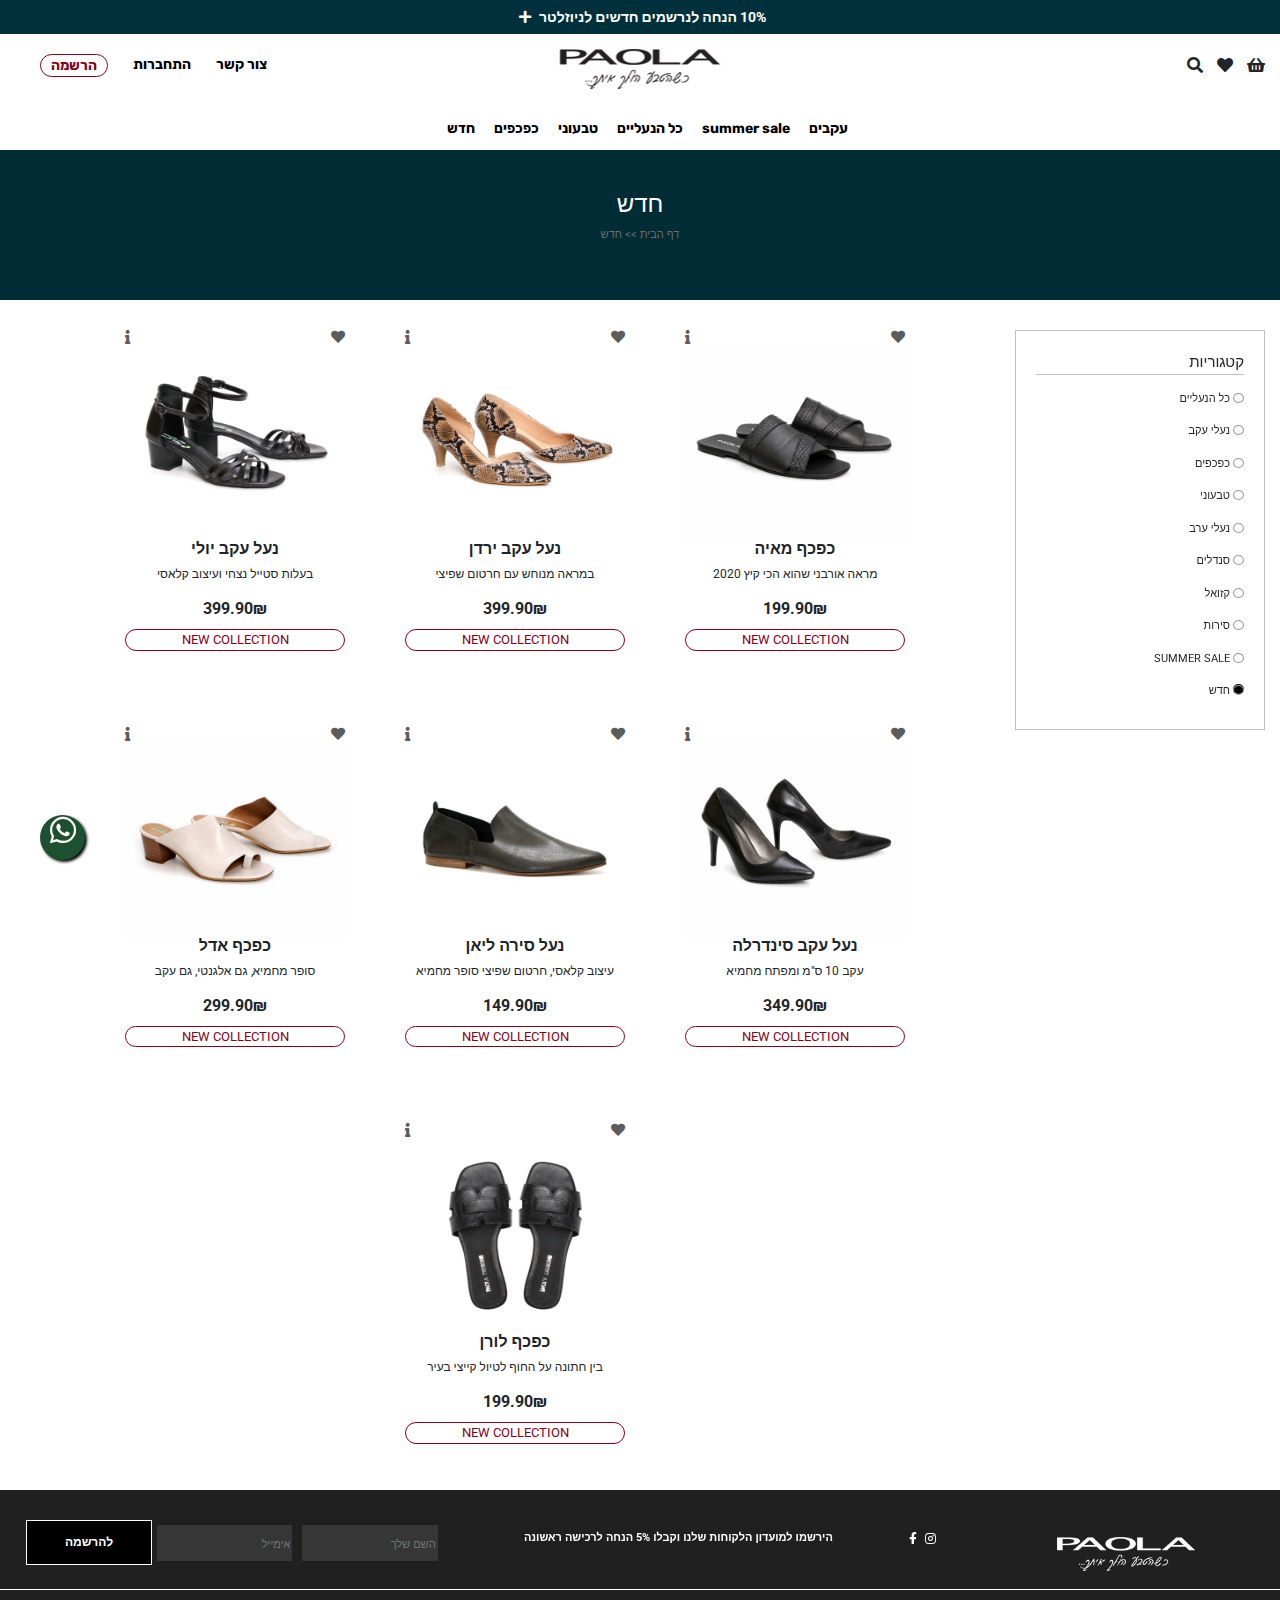
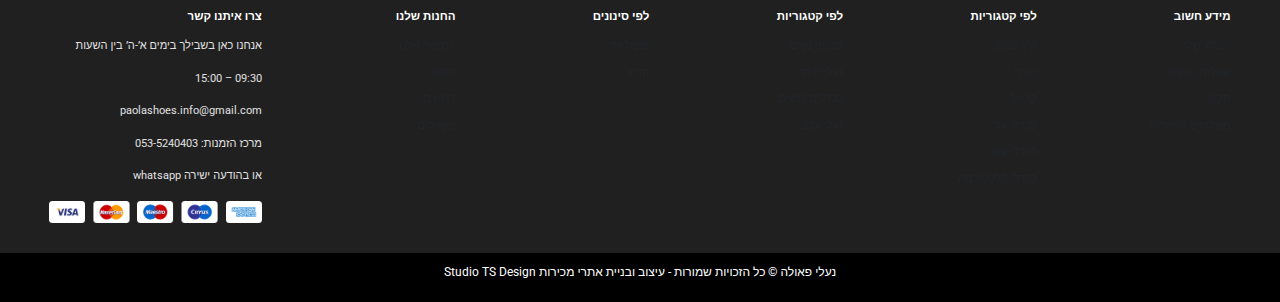
<file: NEW.html>
<head>
    <meta charset="UTF-8">
    <meta name="viewport" content="width=device-width, initial-scale=1.0">
    <link rel="stylesheet" href="https://cdnjs.cloudflare.com/ajax/libs/font-awesome/5.13.0/css/all.min.css">
    <link rel="stylesheet" href="https://stackpath.bootstrapcdn.com/bootstrap/4.5.0/css/bootstrap.min.css">
    <link href="https://fonts.googleapis.com/css2?family=Pathway+Gothic+One&display=swap" rel="stylesheet">
    <link href="https://fonts.googleapis.com/css2?family=Roboto&family=Rubik&display=swap" rel="stylesheet">
    <link rel="stylesheet" href="style.css">
    <title>נעלי פאולה | PAOLA</title>
    <link rel="icon" href="images/leaf-solid.png" type="image/x-icon">
</head>




<header>
    <div class="navidemo"></div>
    <div class="navigation_bar">
        <div dir="rtl" class="Add_nav">10% הנחה לנרשמים חדשים לניוזלטר
            <i class="fas fa-plus"></i>
        </div>
        <div class="container-fluid">
            <div id="main_menu">
                <i class="fas fa-bars"></i>
                <i class="fas fa-times" id="closenavbar"></i>
                <div class="logo">
                    <a href="index.html"><img src="images/PaolaLOGO1.png" alt="" width="160px" height="40px"></a>
                </div>
                <div class="inner_main_menu">

                    <ul>
                        <li>
                            <a class="sign-up" href=""><strong> הרשמה</strong></a>
                        </li>
                        <li>
                            <a href="" class="sign-in"><strong> התחברות</strong></a>
                        </li>
                        <li>
                            <a href="contact-us.html" class="contact-us"> <strong>צור קשר</strong></a>
                        </li>
                        <li>
                            <i class="fas fa-search"></i>
                            <div class="search-input">
                                <i id="Close_search" class="fas fa-times"></i>
                                <input type="search" class="search" placeholder="...חפש מוצרים">
                                <img src="images/PaolaLOGO1.png" alt="" width="120px" height="30px">
                                <a href="">חיפוש</a>
                            </div>

                        </li>
                        <li id="heart_nav_li">
                            <i id="heart_nav" class="fas fa-heart"></i>

                        </li>

                        <li id="basket_nav_li">
                            <i id="basket" href="" class="fas fa-shopping-basket"></i>
                            <div class="inmodal">0</div>
                        </li>
                    </ul>
                    <div class="blackbgmh"></div>
                    <div class="modalheart">
                        <div class="headerheart">
                            <i id="closeH" class="fas fa-times"></i>
                            <h3>My List</h3>

                            <div class="innerheart">
                            </div>
                            <div class="clearall1">
                                נקה הכל
                                </div>
                                
                        </div>
                    </div>
                    <div class="blackc"></div>
                    <div class="modalcart">
                        <div class="titlecart">
                            <i class="fas fa-times"></i>
                            <h3>עגלת הקניות</h3>
                        </div>
                        <div class="content-cart">
                            <p>עגלת הקניות ריקה</p>
                        </div>
                        <div class="totalprice">

                        </div>
                        <div class="clearall">
                            נקה הכל
                            </div>
                      


                    </div>

                </div>

                <div id="nav-bar">
                    <div class="inner_nav_bar">
                        <ul>
                            <li>
                                <a href="NEW.html"><strong>חדש</strong></a>
                            </li>
                            <li>
                                <a href="kafkafim.html"><strong>כפכפים</strong></a>
                            </li>
                            <li>
                                <a href="tivoni.html"><strong>טבעוני</strong></a>
                            </li>
                            <li>
                                <a href="AllProducts.html"><strong>כל הנעליים</strong> </a>
                            </li>
                            <li>
                                <a href="SUMMER SALE.html"><strong> summer sale</strong></a>
                            </li>
                            <li>
                                <a href="Akevim.html"> <strong>עקבים</strong></a>
                            </li>


                        </ul>
                    </div>

                </div>
            </div>
        </div>
    </div>
    <div class="blackbg"></div>
    <div class="Addnav_popup">
        <div class="Add_newslatter">
            <div class="title_Addnav_popup">
                <h1>תהיו הראשונים לדעת הכל על פאולה</h1>
                <p>קוד קופון ישלח במייל לנרשמים חדשים לניוזלטר</p>
            </div>
            <div class="content_Addnav_popup">
                <input type="email" class="emailpopus" placeholder="הכניסו מייל">
                <button>הרשמה</button>
            </div>
        </div>
    </div>

    <div class="sign_in_sign_up">
        <div class="blackbg1"></div>
        <div class="modal_sign_in_sign_up">
            <i class="fas fa-times"></i>
            <div class="sign_up">
                <h4>הרשמה</h4>
                <input type="text" class="user_name" placeholder="שם מתשמש">
                <input type="email" class="email_signup" placeholder="דואר אלקטרוני">
                <input type="password" class="password" placeholder="הזן סיסמה">
                <input type="password" class="password_again" placeholder="הזן סיסמה בשנית">
                <button>הרשמה</button>

            </div>
            <div class="sign_in">
                <h4>התחברות</h4>
                <input type="text" class="user_name" placeholder="שם מתשמש">
                <input type="password" class="password" placeholder="הזן סיסמה">
                <div class="rememberme">
                    <div class="checkbox">
                        <p>זכור אותי</p>
                        <input type="checkbox">
                    </div>
                    <a href="">?שחכת סיסמא</a>
                </div>
                <button>התחברות</button>
            </div>
        </div>
    </div>


</header>

<body>
    <div class="back_to_top">
        <i class="fas fa-chevron-up"></i>
    </div>
    <a href="https://api.whatsapp.com/send?phone=+972535240403&text=היי אשמח לברר על דגם מסויים." class="float"
      target="_blank">
      <i class="fab fa-whatsapp my-float"></i>
    </a>

    <div class="top_page">
        <h4>חדש</h4>
        <p> דף הבית >> חדש</p>
    </div>

    <div class="container-fluid">
        <div class="AllproductPage">
            <div class="all_products">
                <div class="pruduct_cards">
                    <div class="card_item"  data-productcategory="akev" data-productcategory1="sandal" data-productcategory2="NEW">
                        <div class="card_icon">
                            <i class="fas fa-info" data-id_pro="yuli"></i>
                            <i class="fas fa-heart" id="heart_product" data-pid="18"></i>
                        </div>
                        <a href="product-yuli.html"><img src="images/סנדל יולי שחור.jpg" alt=""
                                class="image_product"></a>
                        <p class="title-item">נעל עקב יולי</p>
                        <p class="des">בעלות סטייל נצחי ועיצוב קלאסי</p>
                        <p class="price">399.90₪</p>
                        <p class="bonus-item">NEW COLLECTION</p>
                        <div class="product_description" data-productid="yuli">
                            <i class="far fa-times-circle" data-id_close="yuli"></i>
                            <p> נעלי עקב לנשים, מדגם יולי, בעלות סטייל נצחי. <br> עיצוב קלאסי, רצועות דקות עקב מרובע
                                וסגירה נוחה
                                בקרסול. <br>כמו כל נעלי PAOLA, גם נעלי עקב מדגם יולי, עשויים עור משובח ומיוצרים<br>
                                בישראל.
                                סוליית
                                הסנדלים עשויה גומי קשיח והעקב מגומי בגימור <br>דמוי עץ. שימי לב: תיתכן סטייה של עד טון
                                אחד בגוון
                                הנעליים.
                                <br>
                                מידות
                                <br>
                                36,37,38,39,40,41
                            </p>
                        </div>

                    </div>
                    <div class="card_item"  data-productcategory="akev" data-productcategory1="erev"data-productcategory2="NEW">
                        <div class="card_icon">
                            <i class="fas fa-info" data-id_pro="yarden"></i>
                            <i class="fas fa-heart" id="heart_product" data-pid="20"></i>
                        </div>
                        <a href="yarden.html"><img src="images/ירדן מנוחש.jpg" alt="" class="image_product"></a>
                        <p class="title-item">נעל עקב ירדן</p>
                        <p class="des"> במראה מנוחש עם חרטום שפיצי</p>
                        <p class="price">399.90₪</p>
                        <p class="bonus-item">NEW COLLECTION</p>
                        <div class="product_description" data-productid="yarden">
                            <i class="far fa-times-circle" data-id_close="yarden"></i>
                            <p>נעלי עקב, סלינג-בק, במראה קלאסי עם חרטום שפיצי ורצועות דקות המעטרות את הקרסול. כמו כל
                                נעלי PAOLA,
                                גם נעלי עקב, מדגם ירדן, עשויות עור משובח ומיוצרות בישראל. שימי לב: תיתכן סטייה של עד טון
                                אחד
                                בגוון הנעליים. סוליית הנעליים עשויה גומי קשה (ניאוליט) והעקב בגימור מבריק</p>
                        </div>

                    </div>
                    <div class="card_item"  data-productcategory="kafkaf" data-productcategory1="casual" data-productcategory2="NEW" >
                        <div class="card_icon">
                            <i class="fas fa-info" data-id_pro="maya"></i>
                            <i class="fas fa-heart" id="heart_product" data-pid="21"></i>
                        </div>
                        <a href="maya.html"><img src="images/כפכף מאיה.jpg" alt="" class="image_product"></a>
                        <p class="title-item">כפכף מאיה</p>
                        <p class="des">מראה אורבני שהוא הכי קיץ 2020 </p>
                        <p class="price">199.90₪</p>
                        <p class="bonus-item">NEW COLLECTION</p>
                        <div class="product_description" data-productid="maya">
                            <i class="far fa-times-circle" data-id_close="maya"></i>
                            <p>מראה אורבני שהוא הכי קיץ 2020 ונוחות אינסופית, כפכפים מעוצבים בגזרה א-סימטריים וספידה
                                מרובעת מדגם
                                מאיה יעברו איתך בקלילות מלאת סטייל את העונה החמה. כמו כל נעלי PAOLA, גם כפכפים מדגם
                                מאיה, עשויים עור
                                משובח ומיוצרים בישראל. שימי לב: תיתכן סטייה של עד טון אחד בגוון הנעליים. סוליית הנעליים
                                והעקב עשויים
                                גומי קשה (מיקרו).
                            </p>
                        </div>

                    </div>
                    <div class="card_item"  data-productcategory="kafkaf" data-productcategory1="akev" data-productcategory2="NEW">
                        <div class="card_icon">
                            <i class="fas fa-info" data-id_pro="adel"></i>
                            <i class="fas fa-heart" id="heart_product" data-pid="19"></i>
                        </div>
                        <a href="adel.html"><img src="images/אדל בז.jpg" alt="" class="image_product"></a>
                        <p class="title-item">כפכף אדל</p>
                        <p class="des">סופר מחמיא, גם אלגנטי, גם עקב</p>
                        <p class="price">299.90₪</p>
                        <p class="bonus-item">NEW COLLECTION</p>
                        <div class="product_description" data-productid="adel">
                            <i class="far fa-times-circle" data-id_close="adel"></i>
                            <p>
                                גם סופר מחמיא, גם אלגנטי, גם עקב בגובה 6 ס"מ. כפכפים מדגם אדל לגמרי יכולים ללוות אותך גם
                                ביום יום
                                וגם בערב. בעיצוב אלגנטי ונוח כמו כל נעלי PAOLA, גם כפכפים עם עקב מדגם אדל, עשויים עור
                                משובח (ואלוס
                                מבריק) ומיוצרים בישראל. שימי לב: תיתכן סטייה של עד טון אחד בגוון הנעליים. סוליית הנעליים
                                עשויה גומי
                                קשיח (מיקרולייט) והעקב בגימור דמוי עץ
                            </p>
                        </div>

                    </div>

                    <div class="card_item"  data-productcategory="kafkaf" data-productcategory1="akev" data-productcategory2="SALE" style="display: none;">
                        <div class="card_icon">
                            <i class="fas fa-info" data-id_pro="lorens"></i>
                            <i class="fas fa-heart" id="heart_product"></i>
                        </div>
                        <a href=""><img src="images/לורנס אדום.jpg" alt="" class="image_product"></a>
                        <p class="title-item">כפכף לורנס</p>
                        <p class="des">גם אלגנטי, גם עקב בגובה 6 ס"מ</p>
                        <p class="price">279.90₪</p>
                        <p class="bonus-item">SUMMER SALE</p>
                        <div class="product_description" data-productid="lorens">
                            <i class="far fa-times-circle" data-id_close="lorens"></i>
                            <p>
                                גם סופר מחמיא, גם אלגנטי, גם עקב בגובה 6 ס"מ. כפכפים מדגם לורנס לגמרי יכולים ללוות אותך
                                גם ביום יום
                                וגם בערב. בעיצוב אלגנטי ונוח כמו כל נעלי PAOLA, גם כפכפים עם עקב מדגם אדל, עשויים עור
                                משובח (ואלוס
                                מבריק) ומיוצרים בישראל. שימי לב: תיתכן סטייה של עד טון אחד בגוון הנעליים. סוליית הנעליים
                                עשויה גומי
                                קשיח (מיקרולייט) והעקב בגימור דמוי עץ
                            </p>
                        </div>

                    </div>
                    <div class="card_item"  data-productcategory="kafkaf" data-productcategory1="caual" data-productcategory2="SALE" style="display: none;">
                        <div class="card_icon">
                            <i class="fas fa-info" data-id_pro="erika"></i>
                            <i class="fas fa-heart" id="heart_product"></i>
                        </div>
                        <a href=""><img src="images/אריקה בז.jpg" alt="" class="image_product"></a>
                        <p class="title-item">כפכף אריקה</p>
                        <p class="des">כפכפים שהם כיף</p>
                        <p class="price">279.90₪</p>
                        <p class="bonus-item">SUMMER SALE</p>
                        <div class="product_description" data-productid="erika">
                            <i class="far fa-times-circle" data-id_close="erika"></i>
                            <p>
                                כפכפים שהם כיף. משחקי החיתוך בין שלוש הרצועות מוסיפים תחכום למראה של הכפכפים הנוחים
                                האלה. כמו כל נעלי PAOLA גם כפכפים לנשים מדגם אריקה עשויים עור משובח ומיוצרים בישראל.
                                שימי לב: תיתכן סטייה של עד טון אחד בגוון הסנדלים. סוליית הכפכפים והעקב עשויים גומי קשה
                                (מיקרו). </p>
                        </div>

                    </div>
                    <div class="card_item"  data-productcategory="sira" data-productcategory1="NEW">
                        <div class="card_icon">
                            <i class="fas fa-info" data-id_pro="lian"></i>
                            <i class="fas fa-heart" id="heart_product"></i>
                        </div>
                        <a href=""><img src="images/ליאן שחור.jpg" alt="" class="image_product"></a>
                        <p class="title-item">נעל סירה ליאן</p>
                        <p class="des">עיצוב קלאסי, חרטום שפיצי סופר מחמיא</p>
                        <p class="price">149.90₪</p>
                        <p class="bonus-item">NEW COLLECTION</p>
                        <div class="product_description" data-productid="lian">
                            <i class="far fa-times-circle" data-id_close="lian"></i>
                            <p>
                                נעלי סירה מדגם ליאם עיצוב קלאסי, חרטום שפיצי מפתח מחמיא ונוחות נעילה. כמו כל נעלי PAOLA,
                                גם נעלי סירה מדגם ליאם ,עשויות עור משובח ומיוצרות בישראל.שימי לב: תיתכן סטייה של עד טון
                                אחד בגוון הנעליים. סוליית הנעליים והעקב עושיים גומי קשיח (ניאוליט)
                            </p>
                        </div>

                    </div>
                    <div class="card_item"  data-productcategory="akev" data-productcategory1="erev" data-productcategory2="NEW" >
                        <div class="card_icon">
                            <i class="fas fa-info" data-id_pro="sinderela"></i>
                            <i class="fas fa-heart" id="heart_product"></i>
                        </div>
                        <a href=""><img src="images/סינדרלה שחור.jpg" alt="" class="image_product"></a>
                        <p class="title-item">נעל עקב סינדרלה</p>
                        <p class="des">עקב 10 ס"מ ומפתח מחמיא</p>
                        <p class="price">349.90₪</p>
                        <p class="bonus-item">NEW COLLECTION</p>
                        <div class="product_description" data-productid="sinderela">
                            <i class="far fa-times-circle" data-id_close="sinderela"></i>
                            <p>
                                את אירועי הקיץ תפתחי עם דגם סינדרלה נעלי עקב אלגנטיים עם חרטום שפיץ מחמיא, עקב 10 ס"מ
                                ומפתח מחמיא כמו כל נעלי PAOLA נעלי שפיץ מדגם סינדרלה עשויים עור ומיוצרים בישראל. שימי
                                לב: תיתכן סטייה של עד טון אחד בגוון הנעליים. סוליית הנעליים עשויה גומי קשיח (מיקרולייט)

                            </p>
                        </div>

                    </div>
                    <div class="card_item"  data-productcategory="kafkaf" data-productcategory1="NEW">
                        <div class="card_icon">
                            <i class="fas fa-info" data-id_pro="loren"></i>
                            <i class="fas fa-heart" id="heart_product"></i>
                        </div>
                        <a href=""><img src="images/לורן שחור.jpg" alt="" class="image_product"></a>
                        <p class="title-item">כפכף לורן</p>
                        <p class="des">בין חתונה על החוף לטיול קייצי בעיר</p>
                        <p class="price">199.90₪</p>
                        <p class="bonus-item">NEW COLLECTION</p>
                        <div class="product_description" data-productid="loren">
                            <i class="far fa-times-circle" data-id_close="loren"></i>
                            <p>
                                כפכפים מעוצבים ויפים שיכולים לדלג בקלות בין חתונה על החוף לטיול קייצי ברחובות העיר.
                                שילוב של נוחות וסטייל שאת לא יכולה לפספס. כמו כל PAOLA, גם כפכפים מעוצבים לנשים מדגם
                                לורן, עשויים עור משובח ומיוצרים בישראל. שימי לב: תיתכן סטייה של עד טון אחד בגוון
                                הנעליים. סוליית הנעליים והעקב עשויים גומי קשיח.
                            </p>
                        </div>

                    </div>
                    <div class="card_item"  data-productcategory="sira" data-productcategory1="casual" data-productcategory2="SALE"style="display: none;">
                        <div class="card_icon">
                            <i class="fas fa-info" data-id_pro="adi"></i>
                            <i class="fas fa-heart" id="heart_product"></i>
                        </div>
                        <a href=""><img src="images/עדי כחול.jpg" alt="" class="image_product"></a>
                        <p class="title-item">נעל סירה עדי</p>
                        <p class="des">בחירה קלאסית עם ג'ינס וטישרט</p>
                        <p class="price">299.90₪</p>
                        <p class="bonus-item">SUMMER SALE</p>
                        <div class="product_description" data-productid="adi">
                            <i class="far fa-times-circle" data-id_close="adi"></i>
                            <p>
                                נעלי סירה בובתיות ויפות עם חיתוכי תחרה לאורך הנעל, עקב 3 ס"מ בחירה קלאסית עם ג'ינס
                                וטישרט. כמו כל נעלי PAOLA גם נעלי סירה לנשים מדגם עדי , עשויות עור משובח ומיוצרות
                                בישראל. שימי לב: תיתכן סטייה של עד טון אחד בגוון הנעליים. סוליית הנעליים והעקב עשויים
                                גומי קשיח (מיקרולייט). </p>
                        </div>

                    </div>
                    <div class="card_item" data-productcategory="tivoni" data-productcategory1="kafkaf"
                        data-productcategory2="SALE" style="display: none;">
                        <div class="card_icon">
                            <i class="fas fa-info" data-id_pro="shahar"></i>
                            <i class="fas fa-heart" id="heart_product"></i>
                        </div>
                        <a href=""><img src="images/שחר תכלת.jpg" alt="" class="image_product"></a>
                        <p class="title-item">כפכף שחר</p>
                        <p class="des">מותג הבית הטבעוני של פאולה SHOOLIKA</p>
                        <p class="price">99.90₪</p>
                        <p class="bonus-item">VEGAN <i class="fas fa-leaf"></i></p>
                        <div class="product_description" data-productid="shahar">
                            <i class="far fa-times-circle" data-id_close="shahar"></i>
                            <p>
                                ניצן ראשון מקולקציית הקיץ הטבעונית והמשגעת שלנו!
                                הכירו את מותג הבית הטבעוני של פאולה SHOOLIKA – כפכפים טבעוניים לנשים מדגם שחר הם הזוג
                                החם של העונה! גזרה קלאסית ונוחה עם חרטום מרובע ומראה שלא יורד מהאופנה.
                                הדגם משלב רפידת נוחות של כפכפים לנשים מדגם שחר, כמו כל הנעליים של המותג SHOOLIKA. הדגמים
                                מיוצרים בישראל, מחומר סינטטי דמוי עור והם 100% טבעוניים.
                                שימי לב: תיתכן סטייה של עד טון אחד בגוון הנעליים. סוליית הנעליים והעקב עשויים גומי קשה
                                (מיקרו).1
                            </p>
                        </div>

                    </div>
                    <div class="card_item" data-productcategory="tivoni" data-productcategory1="kafkaf"
                        data-productcategory2="SALE"style="display: none;">
                        <div class="card_icon">
                            <i class="fas fa-info" data-id_pro="meitar"></i>
                            <i class="fas fa-heart" id="heart_product"></i>
                        </div>
                        <a href=""><img src="images/מיתר שחור.jpg" alt="" class="image_product"></a>
                        <p class="title-item">כפכף מיתר</p>
                        <p class="des">מספיק מבט אחד כדי להבין</p>
                        <p class="price">149.90₪</p>
                        <p class="bonus-item">VEGAN <i class="fas fa-leaf"></i></p>
                        <div class="product_description" data-productid="meitar">
                            <i class="far fa-times-circle" data-id_close="meitar"></i>
                            <p>
                                מספיק מבט אחד כדי להבין – כפכפי רוקי מדגם מיתר, הם מסוג הכפכפים שתנעלי בלי סוף בקיץ
                                ותתגעגעי אליהם בחורף. כפכפי רוקי מעטפה מדגם מיתר, הינם דגם ותיק ויחיד למותג PAOLA אשר
                                הוא , 100% טבעוני. הדגם זה מיוצר בחו"ל , מחומר סינטטי דמוי עור. תהליכי הייצור של הכפכפים
                                ידידותיים לסביבה ולפועלים גם יחד. שימי לב: תיתכן סטייה של עד טון אחד בגוון הנעליים.
                                סוליית הנעליים עשויה גומי קשה (PVC) בגימור שעם </p>
                        </div>

                    </div>
                    <div class="card_item" data-productcategory="tivoni" data-productcategory1="sandal"
                        data-productcategory2="SALE"style="display: none;">
                        <div class="card_icon">
                            <i class="fas fa-info" data-id_pro="mia"></i>
                            <i class="fas fa-heart" id="heart_product"></i>
                        </div>
                        <a href=""><img src="images/מיה ורוד.jpg" alt="" class="image_product"></a>
                        <p class="title-item">כפכף מיה</p>
                        <p class="des">דגם ותיק ויחיד למותג PAOLA</p>
                        <p class="price">149.90₪</p>
                        <p class="bonus-item">VEGAN <i class="fas fa-leaf"></i></p>
                        <div class="product_description" data-productid="mia">
                            <i class="far fa-times-circle" data-id_close="mia"></i>
                            <p>
                                מספיק מבט אחד כדי להבין – סנדלי רוקי מדגם מיה, הם מסוג הסנדלים שתנעלי בלי סוף בקיץ
                                ותתגעגעי אליהם בחורף. סנדלי רוקי X מדגם מיה, הינם דגם ותיק ויחיד למותג PAOLA אשר הוא ,
                                100% טבעוני. הדגם זה מיוצר בחו"ל , מחומר סינטטי דמוי עור. תהליכי הייצור של הכפכפים
                                ידידותיים לסביבה ולפועלים גם יחד. שימי לב: תיתכן סטייה של עד טון אחד בגוון הנעליים.
                                סוליית הנעליים עשויה גומי קשה (PVC) בגימור שעם
                            </p>
                        </div>

                    </div>






                </div>

            </div>
            <div class="sortby">מיין לפי <i class="fas fa-bars" id="sortbyopen"></i></div>

            <div class="sort">
                <i class="fas fa-times" id="closesortby"></i>
                <p id="tiitlesort">קטגוריות</p>
                <p>
                    כל הנעליים <i class="far fa-circle" id="all" data-name="כל הנעליים"></i>
                </p>

                <p>
                    נעלי עקב <i class="far fa-circle" id="akev" data-name="עקבים"></i>
                </p>
                <p>
                    כפכפים <i class="far fa-circle" id="kafkaf" data-name="כפכפים"></i>
                </p>
                <p>
                    טבעוני <i class="far fa-circle" id="tivoni" data-name="טבעוני"></i>
                </p>
                <p>
                    נעלי ערב <i class="far fa-circle" id="erev" data-name="ערב"></i>
                </p>
                <p>
                    סנדלים <i class="far fa-circle" id="sandal" data-name="סנדלים"></i>
                </p>
                <p>
                    קזואל <i class="far fa-circle" id="casual" data-name="קזואל"></i>
                </p>
                <p>
                    סירות <i class="far fa-circle" id="sira" data-name="סירות"></i>
                </p>
                <p>
                    SUMMER SALE <i class="far fa-circle" id="SALE" data-name="SUMMER SALE"></i>
                </p>
                <p>
                    חדש <i class="far fa-circle  active" id="NEW" data-name="חדש"></i>
                </p>


            </div>


        </div>
    </div>



    <div class="footer">
        <div class="footer_top">
            <div class="newsfooter">
                <button>להרשמה</button>
                <input type="email" placeholder="אימייל" class="emailfooter">
                <input type="text" placeholder="השם שלך" class="namefooter">
            </div>
            <div class="textfooter">
                <p>הירשמו למועדון הלקוחות שלנו וקבלו 5% הנחה לרכישה ראשונה</p>
            </div>
            <div class="footer_icon">
                <a target="_blank" href="https://www.facebook.com/PaolaShoes/"><i class="fab fa-facebook-f"></i></a>
                <a target="_blank" href="https://www.instagram.com/paolashoes.il/"><i class="fab fa-instagram"></i></a>
            </div>
            <div class="footer_logo">
                <img src="images/PaolaLOGOW.png" alt="">
            </div>

        </div>

        <div class="footerdown">
            <div class="container-fluid">
                <div class="footercontent">
                    <div class="footerd-contact-us">
                        <h6>צרו איתנו קשר</h6>
                        <p>אנחנו כאן בשבילך בימים א’-ה’ בין השעות</p>
                        <p>15:00 – 09:30</p>
                        <p>paolashoes.info@gmail.com</p>
                        <p>מרכז הזמנות: 053-5240403</p>
                        <p>whatsapp או בהודעה ישירה</p>
                        <img src="images/payment-icon.png" alt="" width="100%">
                    </div>
                    <div class="footerd">
                        <h6>החנות שלנו</h6>
                        <a>הסיפור שלנו</a>
                        <a>תקנון</a>
                        <a>דרושים</a>
                        <a>משווקים</a>

                    </div>
                    <div class="footerd">
                        <h6>לפי סינונים</h6>
                        <a>פופולארי</a>
                        <a>חדש</a>
                    </div>
                    <div class="footerd">
                        <h6>לפי קטגוריות</h6>
                        <a>כפכפי נשים</a>
                        <a>נעלי סירה</a>
                        <a>סנדלים לנשים</a>
                        <a>נעלי עקב</a>
                    </div>
                    <div class="footerd">
                        <h6>לפי קטגוריות</h6>
                        <a>קיץ 2020</a>
                        <a>חורף</a>
                        <a>קז'ואל</a>
                        <a>סנדלי עור</a>
                        <a>סנדלי עקב</a>
                        <a>סנדלי פלטפורמה</a>
                    </div>
                    <div class="footerd">
                        <h6>מידע חשוב</h6>
                        <a>הבלוג שלנו</a>
                        <a>שאלות נפוצות</a>
                        <a>תקנון</a>
                        <a>משלוחים והחזרות</a>
                    </div>

                </div>

            </div>
        </div>
    </div>

    <div class="Design">
        <p>Studio TS Design נעלי פאולה © כל הזכויות שמורות - עיצוב ובניית אתרי מכירות </p>
    </div>




    <script src="script.js"></script>
</body>
</file>
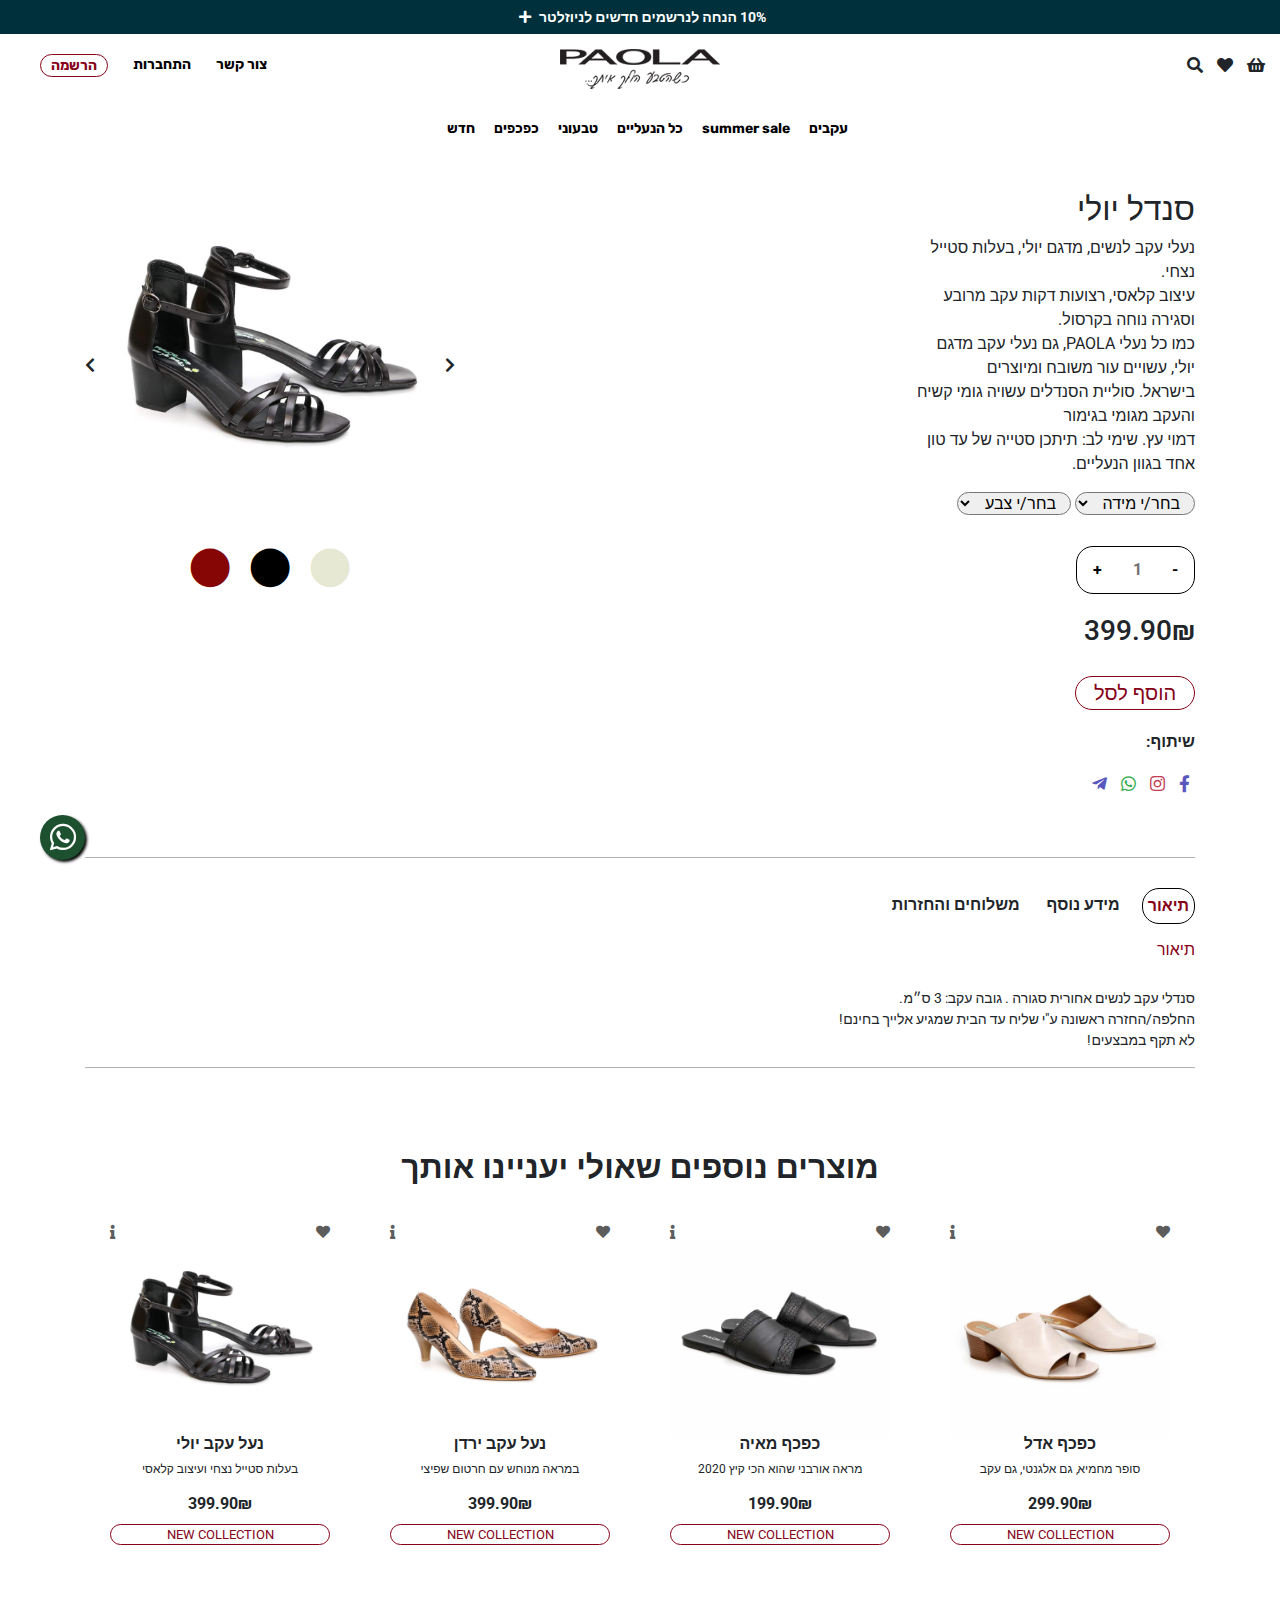
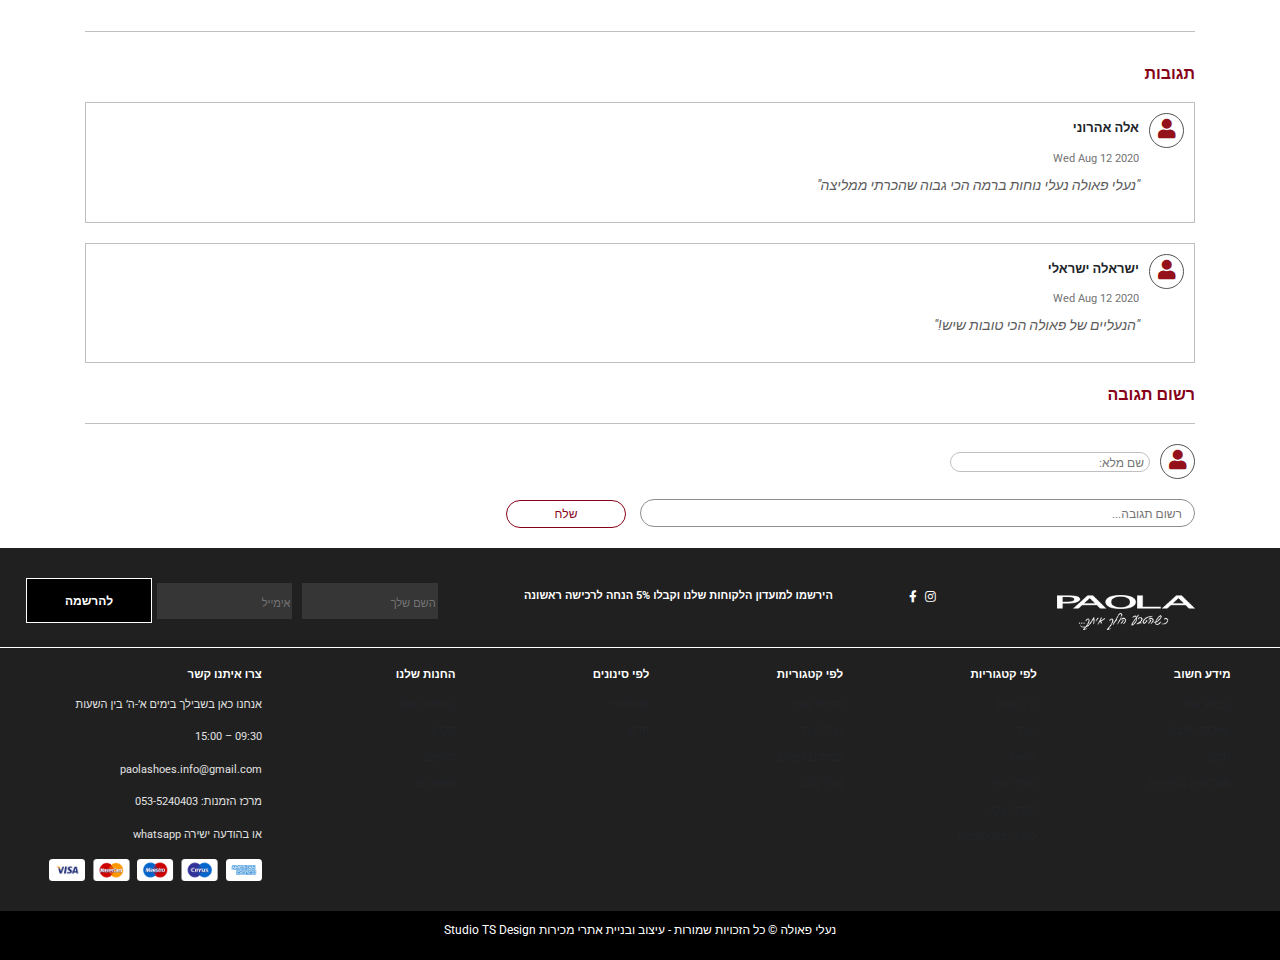
<file: product-yuli.html>
<!DOCTYPE html>
<html lang="he">

    <head>
        <meta charset="UTF-8">
        <meta name="viewport" content="width=device-width, initial-scale=1.0">
        <link rel="stylesheet" href="https://cdnjs.cloudflare.com/ajax/libs/font-awesome/5.13.0/css/all.min.css">
        <link rel="stylesheet" href="https://stackpath.bootstrapcdn.com/bootstrap/4.5.0/css/bootstrap.min.css">
        <link href="https://fonts.googleapis.com/css2?family=Pathway+Gothic+One&display=swap" rel="stylesheet">
        <link href="https://fonts.googleapis.com/css2?family=Roboto&family=Rubik&display=swap" rel="stylesheet">
        <link rel="stylesheet" href="style.css">
        <title>נעלי פאולה | PAOLA</title>
        <link rel="icon" href="images/leaf-solid.png" type="image/x-icon">
    </head>
    
    
    
    
    <header>
        <div class="navidemo"></div>
        <div class="navigation_bar">
            <div dir="rtl" class="Add_nav">10% הנחה לנרשמים חדשים לניוזלטר
                <i class="fas fa-plus"></i>
            </div>
            <div class="container-fluid">
                <div id="main_menu">
                    <i class="fas fa-bars"></i>
                    <i class="fas fa-times" id="closenavbar"></i>
                    <div class="logo">
                        <a href="index.html"><img src="images/PaolaLOGO1.png" alt="" width="160px" height="40px"></a>
                    </div>
                    <div class="inner_main_menu">
    
                        <ul>
                            <li>
                                <a class="sign-up" href=""><strong> הרשמה</strong></a>
                            </li>
                            <li>
                                <a href="" class="sign-in"><strong> התחברות</strong></a>
                            </li>
                            <li>
                                <a href="contact-us.html" class="contact-us"> <strong>צור קשר</strong></a>
                            </li>
                                <li>
                                <i class="fas fa-search"></i>
                                <div class="search-input">
                                    <i id="Close_search" class="fas fa-times"></i>
                                    <input type="search" class="search" placeholder="...חפש מוצרים">
                                    <img src="images/PaolaLOGO1.png" alt="" width="120px" height="30px">
                                    <a href="">חיפוש</a>
                                </div>
    
                            </li>
                            <li id="heart_nav_li">
                                <i id="heart_nav" class="fas fa-heart"></i>
    
                            </li>
    
                            <li id="basket_nav_li">
                                <i id="basket" href="" class="fas fa-shopping-basket"></i>
                                <div class="inmodal">0</div>
                            </li>
                        </ul>
                        <div class="blackbgmh"></div>
                        <div class="modalheart">
                            <div class="headerheart">
                                <i id="closeH" class="fas fa-times"></i>
                                <h3>My List</h3>
    
                                <div class="innerheart">
                                </div>
                                <div class="clearall1">
                                    נקה הכל
                                    </div>
                                    
                            </div>
                        </div>
                        <div class="blackc"></div>
                        <div class="modalcart">
                            <div class="titlecart">
                                <i class="fas fa-times"></i>
                                <h3>עגלת הקניות</h3>
                            </div>
                            <div class="content-cart">
                                <p>עגלת הקניות ריקה</p>
                            </div>
                            <div class="totalprice">
    
                            </div>
                            <div class="clearall">
                                נקה הכל
                                </div>
                          
    
    
                        </div>
    
                    </div>
    
                    <div id="nav-bar">
                        <div class="inner_nav_bar">
                            <ul>
                                <li>
                                    <a href="NEW.html"><strong>חדש</strong></a>
                                </li>
                                <li>
                                    <a href="kafkafim.html"><strong>כפכפים</strong></a>
                                </li>
                                <li>
                                    <a href="tivoni.html"><strong>טבעוני</strong></a>
                                </li>
                                <li>
                                    <a href="AllProducts.html"><strong>כל הנעליים</strong> </a>
                                </li>
                                <li>
                                    <a href="SUMMER SALE.html"><strong> summer sale</strong></a>
                                </li>
                                <li>
                                    <a href="Akevim.html"> <strong>עקבים</strong></a>
                                </li>
    
    
                            </ul>
                        </div>
    
                    </div>
                </div>
            </div>
        </div>
        <div class="blackbg"></div>
        <div class="Addnav_popup">
            <div class="Add_newslatter">
                <div class="title_Addnav_popup">
                    <h1>תהיו הראשונים לדעת הכל על פאולה</h1>
                    <p>קוד קופון ישלח במייל לנרשמים חדשים לניוזלטר</p>
                </div>
                <div class="content_Addnav_popup">
                    <input type="email" class="emailpopus" placeholder="הכניסו מייל">
                    <button>הרשמה</button>
                </div>
            </div>
        </div>
    
        <div class="sign_in_sign_up">
            <div class="blackbg1"></div>
            <div class="modal_sign_in_sign_up">
                <i class="fas fa-times"></i>
                <div class="sign_up">
                    <h4>הרשמה</h4>
                    <input type="text" class="user_name" placeholder="שם מתשמש">
                    <input type="email" class="email_signup" placeholder="דואר אלקטרוני">
                    <input type="password" class="password" placeholder="הזן סיסמה">
                    <input type="password" class="password_again" placeholder="הזן סיסמה בשנית">
                    <button>הרשמה</button>
    
                </div>
                <div class="sign_in">
                    <h4>התחברות</h4>
                    <input type="text" class="user_name" placeholder="שם מתשמש">
                    <input type="password" class="password" placeholder="הזן סיסמה">
                    <div class="rememberme">
                        <div class="checkbox">
                            <p>זכור אותי</p>
                            <input type="checkbox">
                        </div>
                        <a href="">?שחכת סיסמא</a>
                    </div>
                    <button>התחברות</button>
                </div>
            </div>
        </div>
    
    
    </header>
    
    
<body>

    <div class="back_to_top">
        <i class="fas fa-chevron-up"></i>
    </div>
    <a href="https://api.whatsapp.com/send?phone=+972535240403&text=היי אשמח לברר על דגם מסויים." class="float"
      target="_blank">
      <i class="fab fa-whatsapp my-float"></i>
    </a>

    <div class="product_page" data-productid1="18" id="18">
        <div class="container">
            <div class="imges_color">
                <div class="images-product">
                    <i id="left" class="fas fa-chevron-left"></i>
                    <img class="firstimage" src="images/סנדל יולי שחור.jpg" id="zoom_01" alt="" style="display: block;"
                        data-imagecolor="black">
                    <img src="images/יולי אדום.jpg" alt="" data-imagecolor="red" id="zoom_01">
                    <img src="images/יולי לבן.jpg" alt="" data-imagecolor="white" id="zoom_01">
                    <i id="right" class="fas fa-chevron-right"></i>
                </div>
                <div class="colors">
                    <i id="red" class="fas fa-circle" data-color="red"></i>
                    <i id="black" class="fas fa-circle" data-color="black"></i>
                    <i id="white" class="fas fa-circle" data-color="white"></i>
                </div>
            </div>
            <div class="description">
                <div dir="rtl" class="inner-dec">
                    <h2 >סנדל יולי</h2>
                    <p>
                        נעלי עקב לנשים, מדגם יולי, בעלות סטייל נצחי. <br> עיצוב קלאסי, רצועות דקות עקב מרובע וסגירה נוחה
                        בקרסול. <br>כמו כל נעלי PAOLA, גם נעלי עקב מדגם יולי, עשויים עור משובח ומיוצרים<br> בישראל.
                        סוליית
                        הסנדלים עשויה גומי קשיח והעקב מגומי בגימור <br>דמוי עץ. שימי לב: תיתכן סטייה של עד טון אחד בגוון
                        הנעליים.</p>
                    <select name="size" id="size">
                        <option value="none">בחר/י מידה</option>
                        <option value="36">36</option>
                        <option value="37">37</option>
                        <option value="38">38</option>
                        <option value="39">39</option>
                        <option value="39">40</option>
                        <option value="39">41</option>
                    </select>

                    <select name="color" id="color">
                        <option value="none">בחר/י צבע</option>
                        <option value="RED">אדום</option>
                        <option value="BLACK">שחור</option>
                        <option value="WHITE">לבן</option>
                    </select>

                </div>
                <div class="buttons">
                    <div class="counter">
                        <button id="plus" value="+">+</button>
                        <input class="Pcount" type="text" value="1" placeholder="כמות" data-productid="18">
                        <button id="minus" value="-">-</button>
                    </div>
                    <div class="price_product">
                        <h3>399.90₪</h3>
                    </div>
                    <div class="buttonadd">
                        <button data-productid="18" class="add">הוסף לסל</button>
                    </div>
                </div>
            </div>

        </div>
    </div>
    <div class="share_icon">
        <div class="container">
            <p>שיתוף:</p>
            <a href=""><i class="fab fa-facebook-f" id="sharef"></i></a>
            <a href=""><i class="fab fa-instagram" id="sharei"></i></a>
            <a href=""><i class="fab fa-whatsapp" id="sharew"></i></a>
            <a href=""><i class="fab fa-telegram-plane" id="sharet"></i></a>
        </div>
    </div>

    <div class="information">
        <div class="container">
            <div class="moreinfo">
                <p class="teor" data-infotmation="teor">תיאור</p>
                <p data-infotmation="more_info"> מידע נוסף</p>
                <p data-infotmation="mishlohim">משלוחים והחזרות</p>
            </div>
            <div class="info" data-info="teor" style="display: block;">
                <h6>תיאור</h6>
                <p> <br> סנדלי עקב לנשים אחורית סגורה . גובה עקב: 3 ס״מ.
                    <br> החלפה/החזרה ראשונה ע"י שליח עד הבית שמגיע אלייך בחינם!
                    <br> לא תקף במבצעים!
                </p>
            </div>
            <div class="info" data-info="more_info">
                <h6>מידע נוסף</h6>
                <p>מידות:</p>
                <p>36 , 37, 38, 39, 40, 41</p>
                <p>צבעים</p>
                <p>אבן , אדום , שחור</p>
            </div>
            <div class="info" data-info="mishlohim">
                <h6>משלוחים</h6>
                <p><br> נעלי פאולה עושה את מרב המאמצים על מנת לספק את ההזמנה בהקדם האפשרי, אך ייתכנו מקרים בהם ייתכנו
                    עיכובים בזמני קבלת המוצרים (מוצר שאזל מהמלאי ונשלח לייצור אצל היצרן, זמני מבצעים מיוחדים וכדומה).
                    <br> שליח עד הבית – עלות 35 ₪, בקנייה של מעל ל-260 ₪ – חינם
                    <br> משלוח עד הבית מתבצע בין השעות 09:00-18:00 ועל כן מומלץ להזין באתר כתובת בה תהיי זמינה בשעות
                    אלו.
                    <br> עם איסוף החבילה ממשרדינו ע"י חברת השליחויות, תקבלי מסרון על כך. לאחר מכן חברת השליחויות תתאם
                    מולך את מועד קבלת המשלוח.
                    <br> המשלוח יתבצע תוך 5 ימי עסקים מתאריך הרכישה באתר (למעט מקרים בהם המוצר אינו קיים במלאי, במקרה זה
                    זמן האספקה יהיה עד 10 ימי עסקים מתאריך הרכישה).
                    <br> משלוחים לאזורים מרוחקים יתבצעו תוך 7 ימי עסקים (אילת, הערבה, יישובי צפון רמת הגולן, קיבוצים
                    ויישובים שאינם סמוכים לכבישים ראשיים).
                    <br> חברת השליחויות הינה חברה חיצונית, לכן לעיתים ייתכנו עיכובים שאינם תלויים בנו</p>

                <h6>מידיניות החלפה</h6>
                <p>
                    <br> החלפה/החזרה תתאפשר תוך 14 ימי עסקים מיום קבלת המוצר בתנאי שלא נעשה שימוש במוצר, לא נגרם נזק
                    למוצר והוא מוחזר באריזתו המקורית.
                    <br>בעת החזרת מוצר תוכלי לקבל זיכוי מלא לאתר או החזר כספי מלא לאמצעי התשלום איתו ביצעת את ההזמנה.
                    <br>הזיכוי לאתר/החזר לאמצעי התשלום יינתן תוך 7 ימי עסקים מקבלת המוצר במשרדינו.
                    <br>לא יינתן זיכוי כספי עבור דמי משלוח.
                    <br>זיכוי כספי יינתן לכרטיס האשראי/ איתו בוצעה ההזמנה באותם תנאי תשלום.
                    <br>אין החלפות והחזרות על דגמים הנמכרים במבצעי חיסול סוף עונה.
                </p>
                <h6>שליח עד הבית</h6>
                <p>
                    <br> אם הנך מעוניינת לבצע החלפה/החזרה של מוצר אשר נקנה בסכום של 260 ₪ ומעלה, אנו נשלח שליח על
                    חשבוננו לאיסוף המוצר וביצוע החלפה/החזרה. אם המוצר נקנה בסכום של 199 ₪ ומטה באפשרותך לשלוח אלינו את
                    המוצר בדואר רשום לכתובת יסוד המעלה 30 ת"א או ע"י שליח בעלות 35 ₪. תיאום האיסוף ע"י שליח יתבצע מול
                    מחלקת שירות לקוחות בטלפון 053-5240403 או באי-מייל paolashoes.info@gmail.com
                    <br> החלפה/החזרה ראשונה באמצעות שליח תינתן בחינם. החלפה שנייה תינתן בעלות של 35 ₪.
                    <br>במקרה של החלפת מוצר ע"י שליח, יש למסור לשליח את המוצר המקורי שרכשת בעת קבלת המוצר החלופי מהשליח.
                </p>
                <h6>תיקון מוצר</h6>
                <p>
                    <br> במקרה בו נדרש תיקון למוצר שרכשת יש ליצור קשר עם מחלקת שירות הלקוחות בטל: 053-5240403
                    <br> את המוצר ניתן להעביר דרך אחת מחנויות המשווקת את נעלי פאולה או, שליחתו בדואר רשום לרחוב יסוד
                    המעלה 30 ת"א או שליחתו על ידי שליח בעלות של 35 ש"ח.
                    <br> לאחר תיקון המוצר ניתן לקבלו על ידי שליח עד הבית בעלות של 35 ש"ח </p>

                <h6>מוצר שאזל מהמלאי</h6>
                <p>
                    אם המוצר שהזמנת אזל מהמלאי ואין באפשרותינו לספקו, ניצור איתך קשר טלפוני וניידע אותך. במקרה זה תוכלי
                    לקבל מוצר חליפי או זיכוי לאתר או החזר כספי.
                </p>





            </div>
        </div>
    </div>


    <div class="moreproduct">
        <div class="tittlemore">
            <h2>מוצרים נוספים שאולי יעניינו אותך</h2>
        </div>
        <div class="pruduct_cards">
            <div class="card_item">
                <div class="card_icon">
                    <i class="fas fa-info" data-id_pro="yuli"></i>
                    <i class="fas fa-heart" id="heart_product" data-pid="18"></i>
                </div>
                <a href="product-yuli.html"><img src="images/סנדל יולי שחור.jpg" alt="" class="image_product"></a>
                <p class="title-item">נעל עקב יולי</p>
                <p class="des">בעלות סטייל נצחי ועיצוב קלאסי</p>
                <p class="price">399.90₪</p>
                <p class="bonus-item">NEW COLLECTION</p>
                <div class="product_description" data-productid="yuli">
                    <i class="far fa-times-circle" data-id_close="yuli"></i>
                    <p> נעלי עקב לנשים, מדגם יולי, בעלות סטייל נצחי. <br> עיצוב קלאסי, רצועות דקות עקב מרובע וסגירה נוחה
                        בקרסול. <br>כמו כל נעלי PAOLA, גם נעלי עקב מדגם יולי, עשויים עור משובח ומיוצרים<br> בישראל.
                        סוליית
                        הסנדלים עשויה גומי קשיח והעקב מגומי בגימור <br>דמוי עץ. שימי לב: תיתכן סטייה של עד טון אחד בגוון
                        הנעליים.
                        <br>
                        מידות
                        <br>
                        36,37,38,39,40,41
                    </p>
                </div>
    
            </div>
            <div class="card_item">
                <div class="card_icon">
                    <i class="fas fa-info" data-id_pro="yarden"></i>
                    <i class="fas fa-heart" id="heart_product" data-pid="20"></i></i>
                </div>
                <a href="yarden.html"><img src="images/ירדן מנוחש.jpg" alt="" class="image_product"></a>
                <p class="title-item">נעל עקב ירדן</p>
                <p class="des"> במראה מנוחש עם חרטום שפיצי</p>
                <p class="price">399.90₪</p>
                <p class="bonus-item">NEW COLLECTION</p>
                <div class="product_description" data-productid="yarden">
                    <i class="far fa-times-circle" data-id_close="yarden"></i>
                    <p>נעלי עקב, סלינג-בק, במראה קלאסי עם חרטום שפיצי ורצועות דקות המעטרות את הקרסול. כמו כל נעלי PAOLA,
                        גם נעלי עקב, מדגם ירדן, עשויות עור משובח ומיוצרות בישראל. שימי לב: תיתכן סטייה של עד טון אחד
                        בגוון הנעליים. סוליית הנעליים עשויה גומי קשה (ניאוליט) והעקב בגימור מבריק</p>
                </div>
    
            </div>
            <div class="card_item">
                <div class="card_icon">
                    <i class="fas fa-info" data-id_pro="maya"></i>
                    <i class="fas fa-heart" id="heart_product"data-pid="21"></i></i>
                </div>
                <a href="maya.html"><img src="images/כפכף מאיה.jpg" alt="" class="image_product"></a>
                <p class="title-item">כפכף מאיה</p>
                <p class="des">מראה אורבני שהוא הכי קיץ 2020 </p>
                <p class="price">199.90₪</p>
                <p class="bonus-item">NEW COLLECTION</p>
                <div class="product_description" data-productid="maya">
                    <i class="far fa-times-circle" data-id_close="maya"></i>
                    <p>מראה אורבני שהוא הכי קיץ 2020 ונוחות אינסופית, כפכפים מעוצבים בגזרה א-סימטריים וספידה מרובעת מדגם
                        מאיה יעברו איתך בקלילות מלאת סטייל את העונה החמה. כמו כל נעלי PAOLA, גם כפכפים מדגם מאיה, עשויים עור
                        משובח ומיוצרים בישראל. שימי לב: תיתכן סטייה של עד טון אחד בגוון הנעליים. סוליית הנעליים והעקב עשויים
                        גומי קשה (מיקרו).
                    </p>
                </div>
    
            </div>
            <div class="card_item">
                <div class="card_icon">
                    <i class="fas fa-info" data-id_pro="adel"></i>
                    <i class="fas fa-heart" id="heart_product" data-pid="19"></i>
                </div>
                <a href="adel.html"><img src="images/אדל בז.jpg" alt="" class="image_product"></a>
                <p class="title-item">כפכף אדל</p>
                <p class="des">סופר מחמיא, גם אלגנטי, גם עקב</p>
                <p class="price">299.90₪</p>
                <p class="bonus-item">NEW COLLECTION</p>
                <div class="product_description" data-productid="adel">
                    <i class="far fa-times-circle" data-id_close="adel"></i>
                    <p>
                        גם סופר מחמיא, גם אלגנטי, גם עקב בגובה 6 ס"מ. כפכפים מדגם אדל לגמרי יכולים ללוות אותך גם ביום יום
                        וגם בערב. בעיצוב אלגנטי ונוח כמו כל נעלי PAOLA, גם כפכפים עם עקב מדגם אדל, עשויים עור משובח (ואלוס
                        מבריק) ומיוצרים בישראל. שימי לב: תיתכן סטייה של עד טון אחד בגוון הנעליים. סוליית הנעליים עשויה גומי
                        קשיח (מיקרולייט) והעקב בגימור דמוי עץ
                    </p>
                </div>
    
            </div>
    
        </div>



    </div>


    <div class="comments" dir="rtl">
        <div class="container">
            <div class="tittle_comm">
                <p id="comentsbutton" dir="rtl" style="color: rgb(134, 1, 23);">תגובות</p>
            </div>
            <div class="comm">
                <div class="headcomments" dir="rtl">
                    <div class="imagecomm">
                        <i class="fas fa-user"></i>
                    </div>
                    <div class="name_date">
                        <p class="namecomm1">אלה אהרוני</p>
                        <p class="datecomm">Wed Aug 12 2020</p>
                    </div>
                </div>
                <div class="footercomm" dir="rtl">
                    <p class="comm1">
                        "נעלי פאולה נעלי נוחות ברמה הכי גבוה שהכרתי ממליצה"
                    </p>
                </div>
            </div>
            <div class="comm">
                <div class="headcomments" dir="rtl">
                    <div class="imagecomm">
                        <i class="fas fa-user"></i>
                    </div>
                    <div class="name_date">
                        <p class="namecomm1">ישראלה ישראלי</p>
                        <p class="datecomm">Wed Aug 12 2020</p>
                    </div>
                </div>
                <div class="footercomm" dir="rtl">
                    <p class="comm1">
                        "הנעליים של פאולה הכי טובות שיש!"
                    </p>
                </div>
            </div>

        </div>
    </div>


    <div class="writecomm">
        <div class="container">
            <p id="writecomments" dir="rtl" style="color: rgb(134, 1, 23);">רשום תגובה</p>
            <div class="headwritecomm" dir="rtl">
                <div class="imagecomm">
                    <i class="fas fa-user"></i>
                </div>
                <input type="text" id="namewcomm" placeholder="שם מלא:">
            </div>
            <div class="footerwritecomm" dir="rtl">
                <input type="text" id="commuser" placeholder="רשום תגובה...">
                <button id="sendcomm" dir="rtl">שלח</button>

            </div>


        </div>
    </div>





    <div class="footer">
        <div class="footer_top">
            <div class="newsfooter">
                <button>להרשמה</button>
                <input type="email" placeholder="אימייל" class="emailfooter">
                <input type="text" placeholder="השם שלך" class="namefooter">
            </div>
            <div class="textfooter">
                <p>הירשמו למועדון הלקוחות שלנו וקבלו 5% הנחה לרכישה ראשונה</p>
            </div>
            <div class="footer_icon">
                <a target="_blank" href="https://www.facebook.com/PaolaShoes/"><i class="fab fa-facebook-f"></i></a>
                <a target="_blank" href="https://www.instagram.com/paolashoes.il/"><i class="fab fa-instagram"></i></a>
            </div>
            <div class="footer_logo">
                <img src="images/PaolaLOGOW.png" alt="">
            </div>

        </div>

        <div class="footerdown">
            <div class="container-fluid">
                <div class="footercontent">
                    <div class="footerd-contact-us">
                        <h6>צרו איתנו קשר</h6>
                        <p>אנחנו כאן בשבילך בימים א’-ה’ בין השעות</p>
                        <p>15:00 – 09:30</p>
                        <p>paolashoes.info@gmail.com</p>
                        <p>מרכז הזמנות: 053-5240403</p>
                        <p>whatsapp או בהודעה ישירה</p>
                        <img src="images/payment-icon.png" alt="" width="100%">
                    </div>
                    <div class="footerd">
                        <h6>החנות שלנו</h6>
                        <a>הסיפור שלנו</a>
                        <a>תקנון</a>
                        <a>דרושים</a>
                        <a>משווקים</a>

                    </div>
                    <div class="footerd">
                        <h6>לפי סינונים</h6>
                        <a>פופולארי</a>
                        <a>חדש</a>
                    </div>
                    <div class="footerd">
                        <h6>לפי קטגוריות</h6>
                        <a>כפכפי נשים</a>
                        <a>נעלי סירה</a>
                        <a>סנדלים לנשים</a>
                        <a>נעלי עקב</a>
                    </div>
                    <div class="footerd">
                        <h6>לפי קטגוריות</h6>
                        <a>קיץ 2020</a>
                        <a>חורף</a>
                        <a>קז'ואל</a>
                        <a>סנדלי עור</a>
                        <a>סנדלי עקב</a>
                        <a>סנדלי פלטפורמה</a>
                    </div>
                    <div class="footerd">
                        <h6>מידע חשוב</h6>
                        <a>הבלוג שלנו</a>
                        <a>שאלות נפוצות</a>
                        <a>תקנון</a>
                        <a>משלוחים והחזרות</a>
                    </div>

                </div>

            </div>
        </div>
    </div>

    <div class="Design">
        <p>Studio TS Design נעלי פאולה © כל הזכויות שמורות - עיצוב ובניית אתרי מכירות </p>
    </div>



    <script src="script.js"></script>

</body>
</file>
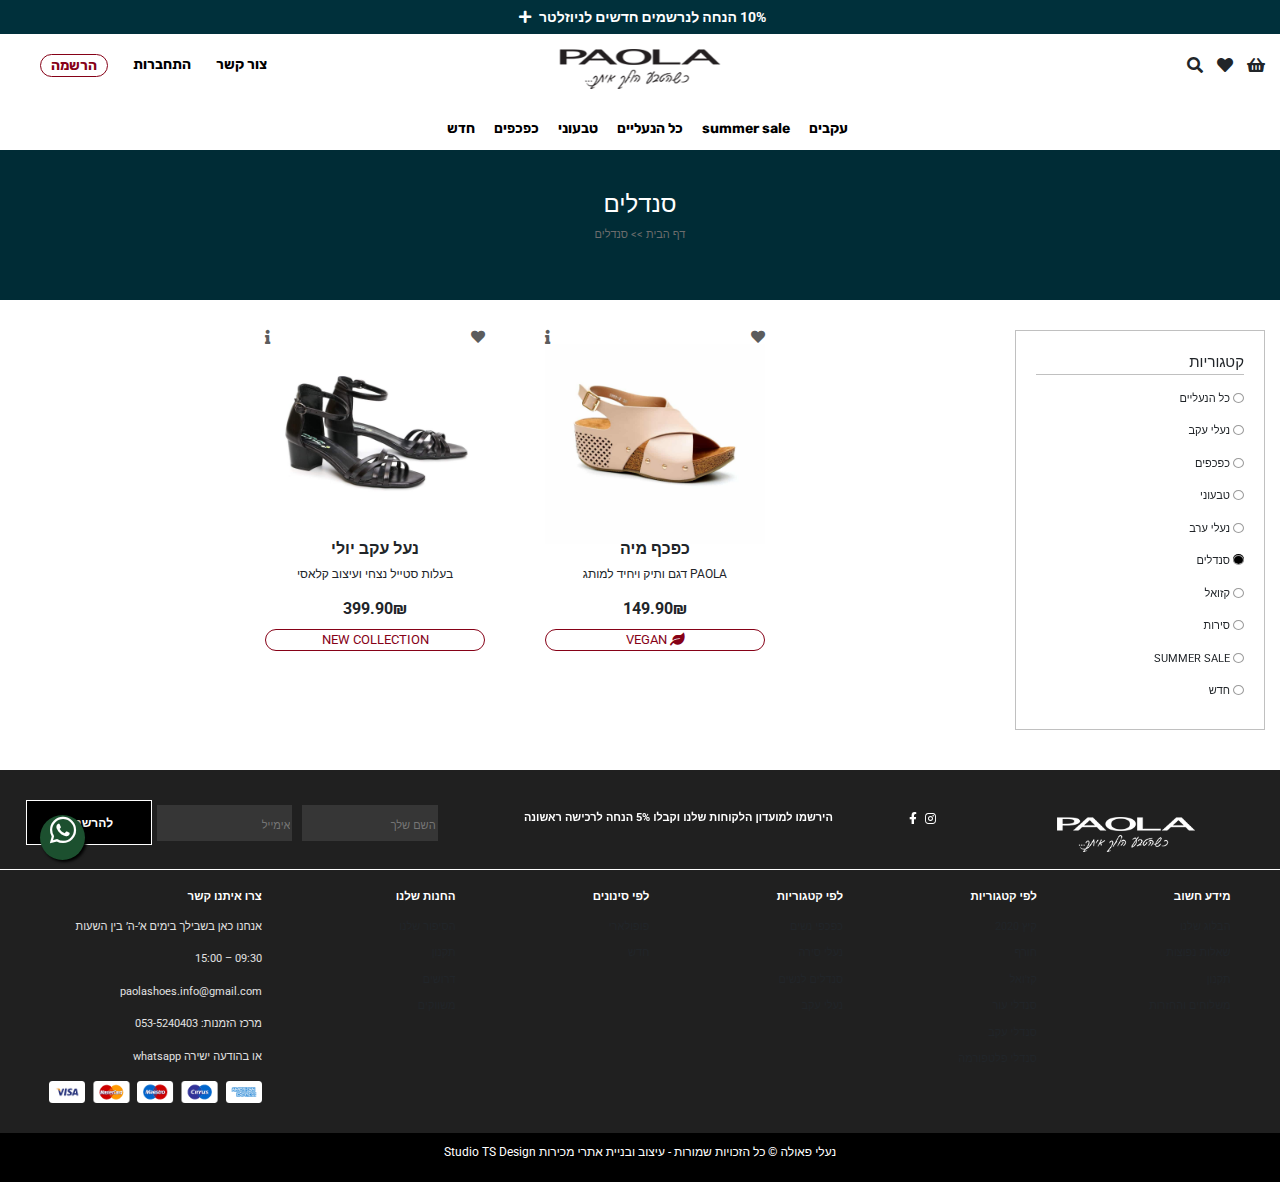
<file: sandalim.html>
<head>
    <meta charset="UTF-8">
    <meta name="viewport" content="width=device-width, initial-scale=1.0">
    <link rel="stylesheet" href="https://cdnjs.cloudflare.com/ajax/libs/font-awesome/5.13.0/css/all.min.css">
    <link rel="stylesheet" href="https://stackpath.bootstrapcdn.com/bootstrap/4.5.0/css/bootstrap.min.css">
    <link href="https://fonts.googleapis.com/css2?family=Pathway+Gothic+One&display=swap" rel="stylesheet">
    <link href="https://fonts.googleapis.com/css2?family=Roboto&family=Rubik&display=swap" rel="stylesheet">
    <link rel="stylesheet" href="style.css">
    <title>נעלי פאולה | PAOLA</title>
    <link rel="icon" href="images/leaf-solid.png" type="image/x-icon">
</head>




<header>
    <div class="navidemo"></div>
    <div class="navigation_bar">
        <div dir="rtl" class="Add_nav">10% הנחה לנרשמים חדשים לניוזלטר
            <i class="fas fa-plus"></i>
        </div>
        <div class="container-fluid">
            <div id="main_menu">
                <i class="fas fa-bars"></i>
                <i class="fas fa-times" id="closenavbar"></i>
                <div class="logo">
                    <a href="index.html"><img src="images/PaolaLOGO1.png" alt="" width="160px" height="40px"></a>
                </div>
                <div class="inner_main_menu">

                    <ul>
                        <li>
                            <a class="sign-up" href=""><strong> הרשמה</strong></a>
                        </li>
                        <li>
                            <a href="" class="sign-in"><strong> התחברות</strong></a>
                        </li>
                        <li>
                            <a href="contact-us.html" class="contact-us"> <strong>צור קשר</strong></a>
                        </li>
                        <li>
                            <i class="fas fa-search"></i>
                            <div class="search-input">
                                <i id="Close_search" class="fas fa-times"></i>
                                <input type="search" class="search" placeholder="...חפש מוצרים">
                                <img src="images/PaolaLOGO1.png" alt="" width="120px" height="30px">
                                <a href="">חיפוש</a>
                            </div>

                        </li>
                        <li id="heart_nav_li">
                            <i id="heart_nav" class="fas fa-heart"></i>

                        </li>

                        <li id="basket_nav_li">
                            <i id="basket" href="" class="fas fa-shopping-basket"></i>
                            <div class="inmodal">0</div>
                        </li>
                    </ul>
                    <div class="blackbgmh"></div>
                    <div class="modalheart">
                        <div class="headerheart">
                            <i id="closeH" class="fas fa-times"></i>
                            <h3>My List</h3>

                            <div class="innerheart">
                            </div>
                            <div class="clearall1">
                                נקה הכל
                                </div>
                                
                        </div>
                    </div>
                    <div class="blackc"></div>
                    <div class="modalcart">
                        <div class="titlecart">
                            <i class="fas fa-times"></i>
                            <h3>עגלת הקניות</h3>
                        </div>
                        <div class="content-cart">
                            <p>עגלת הקניות ריקה</p>
                        </div>
                        <div class="totalprice">

                        </div>
                        <div class="clearall">
                            נקה הכל
                            </div>
                      


                    </div>

                </div>

                <div id="nav-bar">
                    <div class="inner_nav_bar">
                        <ul>
                            <li>
                                <a href="NEW.html"><strong>חדש</strong></a>
                            </li>
                            <li>
                                <a href="kafkafim.html"><strong>כפכפים</strong></a>
                            </li>
                            <li>
                                <a href="tivoni.html"><strong>טבעוני</strong></a>
                            </li>
                            <li>
                                <a href="AllProducts.html"><strong>כל הנעליים</strong> </a>
                            </li>
                            <li>
                                <a href="SUMMER SALE.html"><strong> summer sale</strong></a>
                            </li>
                            <li>
                                <a href="Akevim.html"> <strong>עקבים</strong></a>
                            </li>


                        </ul>
                    </div>

                </div>
            </div>
        </div>
    </div>
    <div class="blackbg"></div>
    <div class="Addnav_popup">
        <div class="Add_newslatter">
            <div class="title_Addnav_popup">
                <h1>תהיו הראשונים לדעת הכל על פאולה</h1>
                <p>קוד קופון ישלח במייל לנרשמים חדשים לניוזלטר</p>
            </div>
            <div class="content_Addnav_popup">
                <input type="email" class="emailpopus" placeholder="הכניסו מייל">
                <button>הרשמה</button>
            </div>
        </div>
    </div>

    <div class="sign_in_sign_up">
        <div class="blackbg1"></div>
        <div class="modal_sign_in_sign_up">
            <i class="fas fa-times"></i>
            <div class="sign_up">
                <h4>הרשמה</h4>
                <input type="text" class="user_name" placeholder="שם מתשמש">
                <input type="email" class="email_signup" placeholder="דואר אלקטרוני">
                <input type="password" class="password" placeholder="הזן סיסמה">
                <input type="password" class="password_again" placeholder="הזן סיסמה בשנית">
                <button>הרשמה</button>

            </div>
            <div class="sign_in">
                <h4>התחברות</h4>
                <input type="text" class="user_name" placeholder="שם מתשמש">
                <input type="password" class="password" placeholder="הזן סיסמה">
                <div class="rememberme">
                    <div class="checkbox">
                        <p>זכור אותי</p>
                        <input type="checkbox">
                    </div>
                    <a href="">?שחכת סיסמא</a>
                </div>
                <button>התחברות</button>
            </div>
        </div>
    </div>


</header>


<body>
    <div class="back_to_top">
        <i class="fas fa-chevron-up"></i>
    </div>
    <a href="https://api.whatsapp.com/send?phone=+972535240403&text=היי אשמח לברר על דגם מסויים." class="float"
      target="_blank">
      <i class="fab fa-whatsapp my-float"></i>
    </a>

    <div class="top_page">
        <h4>סנדלים</h4>
        <p> דף הבית >> סנדלים</p>
    </div>

    <div class="container-fluid">
        <div class="AllproductPage">
            <div class="all_products">
                <div class="pruduct_cards">
                    <div class="card_item"  data-productcategory="akev" data-productcategory1="sandal" data-productcategory2="NEW" >
                        <div class="card_icon">
                            <i class="fas fa-info" data-id_pro="yuli"></i>
                            <i class="fas fa-heart" id="heart_product" data-pid="18"></i>
                        </div>
                        <a href="product-yuli.html"><img src="images/סנדל יולי שחור.jpg" alt=""
                                class="image_product"></a>
                        <p class="title-item">נעל עקב יולי</p>
                        <p class="des">בעלות סטייל נצחי ועיצוב קלאסי</p>
                        <p class="price">399.90₪</p>
                        <p class="bonus-item">NEW COLLECTION</p>
                        <div class="product_description" data-productid="yuli">
                            <i class="far fa-times-circle" data-id_close="yuli"></i>
                            <p> נעלי עקב לנשים, מדגם יולי, בעלות סטייל נצחי. <br> עיצוב קלאסי, רצועות דקות עקב מרובע
                                וסגירה נוחה
                                בקרסול. <br>כמו כל נעלי PAOLA, גם נעלי עקב מדגם יולי, עשויים עור משובח ומיוצרים<br>
                                בישראל.
                                סוליית
                                הסנדלים עשויה גומי קשיח והעקב מגומי בגימור <br>דמוי עץ. שימי לב: תיתכן סטייה של עד טון
                                אחד בגוון
                                הנעליים.
                                <br>
                                מידות
                                <br>
                                36,37,38,39,40,41
                            </p>
                        </div>

                    </div>
                    <div class="card_item"  data-productcategory="akev" data-productcategory1="erev"data-productcategory2="NEW"style="display: none;">
                        <div class="card_icon">
                            <i class="fas fa-info" data-id_pro="yarden"></i>
                            <i class="fas fa-heart" id="heart_product" data-pid="20"></i>
                        </div>
                        <a href="yarden.html"><img src="images/ירדן מנוחש.jpg" alt="" class="image_product"></a>
                        <p class="title-item">נעל עקב ירדן</p>
                        <p class="des"> במראה מנוחש עם חרטום שפיצי</p>
                        <p class="price">399.90₪</p>
                        <p class="bonus-item">NEW COLLECTION</p>
                        <div class="product_description" data-productid="yarden">
                            <i class="far fa-times-circle" data-id_close="yarden"></i>
                            <p>נעלי עקב, סלינג-בק, במראה קלאסי עם חרטום שפיצי ורצועות דקות המעטרות את הקרסול. כמו כל
                                נעלי PAOLA,
                                גם נעלי עקב, מדגם ירדן, עשויות עור משובח ומיוצרות בישראל. שימי לב: תיתכן סטייה של עד טון
                                אחד
                                בגוון הנעליים. סוליית הנעליים עשויה גומי קשה (ניאוליט) והעקב בגימור מבריק</p>
                        </div>

                    </div>
                    <div class="card_item"  data-productcategory="kafkaf" data-productcategory1="casual" data-productcategory2="NEW"style="display: none;">
                        <div class="card_icon">
                            <i class="fas fa-info" data-id_pro="maya"></i>
                            <i class="fas fa-heart" id="heart_product" data-pid="21"></i>
                        </div>
                        <a href="maya.html"><img src="images/כפכף מאיה.jpg" alt="" class="image_product"></a>
                        <p class="title-item">כפכף מאיה</p>
                        <p class="des">מראה אורבני שהוא הכי קיץ 2020 </p>
                        <p class="price">199.90₪</p>
                        <p class="bonus-item">NEW COLLECTION</p>
                        <div class="product_description" data-productid="maya">
                            <i class="far fa-times-circle" data-id_close="maya"></i>
                            <p>מראה אורבני שהוא הכי קיץ 2020 ונוחות אינסופית, כפכפים מעוצבים בגזרה א-סימטריים וספידה
                                מרובעת מדגם
                                מאיה יעברו איתך בקלילות מלאת סטייל את העונה החמה. כמו כל נעלי PAOLA, גם כפכפים מדגם
                                מאיה, עשויים עור
                                משובח ומיוצרים בישראל. שימי לב: תיתכן סטייה של עד טון אחד בגוון הנעליים. סוליית הנעליים
                                והעקב עשויים
                                גומי קשה (מיקרו).
                            </p>
                        </div>

                    </div>
                    <div class="card_item"  data-productcategory="kafkaf" data-productcategory1="akev" data-productcategory2="NEW"style="display: none;">
                        <div class="card_icon">
                            <i class="fas fa-info" data-id_pro="adel"></i>
                            <i class="fas fa-heart" id="heart_product" data-pid="19"></i>
                        </div>
                        <a href="adel.html"><img src="images/אדל בז.jpg" alt="" class="image_product"></a>
                        <p class="title-item">כפכף אדל</p>
                        <p class="des">סופר מחמיא, גם אלגנטי, גם עקב</p>
                        <p class="price">299.90₪</p>
                        <p class="bonus-item">NEW COLLECTION</p>
                        <div class="product_description" data-productid="adel">
                            <i class="far fa-times-circle" data-id_close="adel"></i>
                            <p>
                                גם סופר מחמיא, גם אלגנטי, גם עקב בגובה 6 ס"מ. כפכפים מדגם אדל לגמרי יכולים ללוות אותך גם
                                ביום יום
                                וגם בערב. בעיצוב אלגנטי ונוח כמו כל נעלי PAOLA, גם כפכפים עם עקב מדגם אדל, עשויים עור
                                משובח (ואלוס
                                מבריק) ומיוצרים בישראל. שימי לב: תיתכן סטייה של עד טון אחד בגוון הנעליים. סוליית הנעליים
                                עשויה גומי
                                קשיח (מיקרולייט) והעקב בגימור דמוי עץ
                            </p>
                        </div>

                    </div>

                    <div class="card_item"  data-productcategory="kafkaf" data-productcategory1="akev" data-productcategory2="SALE" style="display: none;">
                        <div class="card_icon">
                            <i class="fas fa-info" data-id_pro="lorens"></i>
                            <i class="fas fa-heart" id="heart_product"></i>
                        </div>
                        <a href=""><img src="images/לורנס אדום.jpg" alt="" class="image_product"></a>
                        <p class="title-item">כפכף לורנס</p>
                        <p class="des">גם אלגנטי, גם עקב בגובה 6 ס"מ</p>
                        <p class="price">279.90₪</p>
                        <p class="bonus-item">SUMMER SALE</p>
                        <div class="product_description" data-productid="lorens">
                            <i class="far fa-times-circle" data-id_close="lorens"></i>
                            <p>
                                גם סופר מחמיא, גם אלגנטי, גם עקב בגובה 6 ס"מ. כפכפים מדגם לורנס לגמרי יכולים ללוות אותך
                                גם ביום יום
                                וגם בערב. בעיצוב אלגנטי ונוח כמו כל נעלי PAOLA, גם כפכפים עם עקב מדגם אדל, עשויים עור
                                משובח (ואלוס
                                מבריק) ומיוצרים בישראל. שימי לב: תיתכן סטייה של עד טון אחד בגוון הנעליים. סוליית הנעליים
                                עשויה גומי
                                קשיח (מיקרולייט) והעקב בגימור דמוי עץ
                            </p>
                        </div>

                    </div>
                    <div class="card_item"  data-productcategory="kafkaf" data-productcategory1="caual" data-productcategory2="SALE" style="display: none;">
                        <div class="card_icon">
                            <i class="fas fa-info" data-id_pro="erika"></i>
                            <i class="fas fa-heart" id="heart_product"></i>
                        </div>
                        <a href=""><img src="images/אריקה בז.jpg" alt="" class="image_product"></a>
                        <p class="title-item">כפכף אריקה</p>
                        <p class="des">כפכפים שהם כיף</p>
                        <p class="price">279.90₪</p>
                        <p class="bonus-item">SUMMER SALE</p>
                        <div class="product_description" data-productid="erika">
                            <i class="far fa-times-circle" data-id_close="erika"></i>
                            <p>
                                כפכפים שהם כיף. משחקי החיתוך בין שלוש הרצועות מוסיפים תחכום למראה של הכפכפים הנוחים
                                האלה. כמו כל נעלי PAOLA גם כפכפים לנשים מדגם אריקה עשויים עור משובח ומיוצרים בישראל.
                                שימי לב: תיתכן סטייה של עד טון אחד בגוון הסנדלים. סוליית הכפכפים והעקב עשויים גומי קשה
                                (מיקרו). </p>
                        </div>

                    </div>
                    <div class="card_item"  data-productcategory="sira" data-productcategory1="NEW" style="display: none;">
                        <div class="card_icon">
                            <i class="fas fa-info" data-id_pro="lian"></i>
                            <i class="fas fa-heart" id="heart_product"></i>
                        </div>
                        <a href=""><img src="images/ליאן שחור.jpg" alt="" class="image_product"></a>
                        <p class="title-item">נעל סירה ליאן</p>
                        <p class="des">עיצוב קלאסי, חרטום שפיצי סופר מחמיא</p>
                        <p class="price">149.90₪</p>
                        <p class="bonus-item">NEW COLLECTION</p>
                        <div class="product_description" data-productid="lian">
                            <i class="far fa-times-circle" data-id_close="lian"></i>
                            <p>
                                נעלי סירה מדגם ליאם עיצוב קלאסי, חרטום שפיצי מפתח מחמיא ונוחות נעילה. כמו כל נעלי PAOLA,
                                גם נעלי סירה מדגם ליאם ,עשויות עור משובח ומיוצרות בישראל.שימי לב: תיתכן סטייה של עד טון
                                אחד בגוון הנעליים. סוליית הנעליים והעקב עושיים גומי קשיח (ניאוליט)
                            </p>
                        </div>

                    </div>
                    <div class="card_item"  data-productcategory="akev" data-productcategory1="erev" data-productcategory2="NEW"  style="display: none;">
                        <div class="card_icon">
                            <i class="fas fa-info" data-id_pro="sinderela"></i>
                            <i class="fas fa-heart" id="heart_product"></i>
                        </div>
                        <a href=""><img src="images/סינדרלה שחור.jpg" alt="" class="image_product"></a>
                        <p class="title-item">נעל עקב סינדרלה</p>
                        <p class="des">עקב 10 ס"מ ומפתח מחמיא</p>
                        <p class="price">349.90₪</p>
                        <p class="bonus-item">NEW COLLECTION</p>
                        <div class="product_description" data-productid="sinderela">
                            <i class="far fa-times-circle" data-id_close="sinderela"></i>
                            <p>
                                את אירועי הקיץ תפתחי עם דגם סינדרלה נעלי עקב אלגנטיים עם חרטום שפיץ מחמיא, עקב 10 ס"מ
                                ומפתח מחמיא כמו כל נעלי PAOLA נעלי שפיץ מדגם סינדרלה עשויים עור ומיוצרים בישראל. שימי
                                לב: תיתכן סטייה של עד טון אחד בגוון הנעליים. סוליית הנעליים עשויה גומי קשיח (מיקרולייט)

                            </p>
                        </div>

                    </div>
                    <div class="card_item"  data-productcategory="kafkaf" data-productcategory1="NEW" style="display: none;">
                        <div class="card_icon">
                            <i class="fas fa-info" data-id_pro="loren"></i>
                            <i class="fas fa-heart" id="heart_product"></i>
                        </div>
                        <a href=""><img src="images/לורן שחור.jpg" alt="" class="image_product"></a>
                        <p class="title-item">כפכף לורן</p>
                        <p class="des">בין חתונה על החוף לטיול קייצי בעיר</p>
                        <p class="price">199.90₪</p>
                        <p class="bonus-item">NEW COLLECTION</p>
                        <div class="product_description" data-productid="loren">
                            <i class="far fa-times-circle" data-id_close="loren"></i>
                            <p>
                                כפכפים מעוצבים ויפים שיכולים לדלג בקלות בין חתונה על החוף לטיול קייצי ברחובות העיר.
                                שילוב של נוחות וסטייל שאת לא יכולה לפספס. כמו כל PAOLA, גם כפכפים מעוצבים לנשים מדגם
                                לורן, עשויים עור משובח ומיוצרים בישראל. שימי לב: תיתכן סטייה של עד טון אחד בגוון
                                הנעליים. סוליית הנעליים והעקב עשויים גומי קשיח.
                            </p>
                        </div>

                    </div>
                    <div class="card_item"  data-productcategory="sira" data-productcategory1="casual" data-productcategory2="SALE" style="display: none;">
                        <div class="card_icon">
                            <i class="fas fa-info" data-id_pro="adi"></i>
                            <i class="fas fa-heart" id="heart_product"></i>
                        </div>
                        <a href=""><img src="images/עדי כחול.jpg" alt="" class="image_product"></a>
                        <p class="title-item">נעל סירה עדי</p>
                        <p class="des">בחירה קלאסית עם ג'ינס וטישרט</p>
                        <p class="price">299.90₪</p>
                        <p class="bonus-item">SUMMER SALE</p>
                        <div class="product_description" data-productid="adi">
                            <i class="far fa-times-circle" data-id_close="adi"></i>
                            <p>
                                נעלי סירה בובתיות ויפות עם חיתוכי תחרה לאורך הנעל, עקב 3 ס"מ בחירה קלאסית עם ג'ינס
                                וטישרט. כמו כל נעלי PAOLA גם נעלי סירה לנשים מדגם עדי , עשויות עור משובח ומיוצרות
                                בישראל. שימי לב: תיתכן סטייה של עד טון אחד בגוון הנעליים. סוליית הנעליים והעקב עשויים
                                גומי קשיח (מיקרולייט). </p>
                        </div>

                    </div>
                    <div class="card_item" data-productcategory="tivoni" data-productcategory1="kafkaf"
                        data-productcategory2="SALE" style="display: none;" >
                        <div class="card_icon">
                            <i class="fas fa-info" data-id_pro="shahar"></i>
                            <i class="fas fa-heart" id="heart_product"></i>
                        </div>
                        <a href=""><img src="images/שחר תכלת.jpg" alt="" class="image_product"></a>
                        <p class="title-item">כפכף שחר</p>
                        <p class="des">מותג הבית הטבעוני של פאולה SHOOLIKA</p>
                        <p class="price">99.90₪</p>
                        <p class="bonus-item">VEGAN <i class="fas fa-leaf"></i></p>
                        <div class="product_description" data-productid="shahar">
                            <i class="far fa-times-circle" data-id_close="shahar"></i>
                            <p>
                                ניצן ראשון מקולקציית הקיץ הטבעונית והמשגעת שלנו!
                                הכירו את מותג הבית הטבעוני של פאולה SHOOLIKA – כפכפים טבעוניים לנשים מדגם שחר הם הזוג
                                החם של העונה! גזרה קלאסית ונוחה עם חרטום מרובע ומראה שלא יורד מהאופנה.
                                הדגם משלב רפידת נוחות של כפכפים לנשים מדגם שחר, כמו כל הנעליים של המותג SHOOLIKA. הדגמים
                                מיוצרים בישראל, מחומר סינטטי דמוי עור והם 100% טבעוניים.
                                שימי לב: תיתכן סטייה של עד טון אחד בגוון הנעליים. סוליית הנעליים והעקב עשויים גומי קשה
                                (מיקרו).1
                            </p>
                        </div>

                    </div>
                    <div class="card_item" data-productcategory="tivoni" data-productcategory1="kafkaf"
                        data-productcategory2="SALE" style="display: none;">
                        <div class="card_icon">
                            <i class="fas fa-info" data-id_pro="meitar"></i>
                            <i class="fas fa-heart" id="heart_product"></i>
                        </div>
                        <a href=""><img src="images/מיתר שחור.jpg" alt="" class="image_product"></a>
                        <p class="title-item">כפכף מיתר</p>
                        <p class="des">מספיק מבט אחד כדי להבין</p>
                        <p class="price">149.90₪</p>
                        <p class="bonus-item">VEGAN <i class="fas fa-leaf"></i></p>
                        <div class="product_description" data-productid="meitar">
                            <i class="far fa-times-circle" data-id_close="meitar"></i>
                            <p>
                                מספיק מבט אחד כדי להבין – כפכפי רוקי מדגם מיתר, הם מסוג הכפכפים שתנעלי בלי סוף בקיץ
                                ותתגעגעי אליהם בחורף. כפכפי רוקי מעטפה מדגם מיתר, הינם דגם ותיק ויחיד למותג PAOLA אשר
                                הוא , 100% טבעוני. הדגם זה מיוצר בחו"ל , מחומר סינטטי דמוי עור. תהליכי הייצור של הכפכפים
                                ידידותיים לסביבה ולפועלים גם יחד. שימי לב: תיתכן סטייה של עד טון אחד בגוון הנעליים.
                                סוליית הנעליים עשויה גומי קשה (PVC) בגימור שעם </p>
                        </div>

                    </div>
                    <div class="card_item" data-productcategory="tivoni" data-productcategory1="sandal"
                        data-productcategory2="SALE">
                        <div class="card_icon">
                            <i class="fas fa-info" data-id_pro="mia"></i>
                            <i class="fas fa-heart" id="heart_product"></i>
                        </div>
                        <a href=""><img src="images/מיה ורוד.jpg" alt="" class="image_product"></a>
                        <p class="title-item">כפכף מיה</p>
                        <p class="des">דגם ותיק ויחיד למותג PAOLA</p>
                        <p class="price">149.90₪</p>
                        <p class="bonus-item">VEGAN <i class="fas fa-leaf"></i></p>
                        <div class="product_description" data-productid="mia">
                            <i class="far fa-times-circle" data-id_close="mia"></i>
                            <p>
                                מספיק מבט אחד כדי להבין – סנדלי רוקי מדגם מיה, הם מסוג הסנדלים שתנעלי בלי סוף בקיץ
                                ותתגעגעי אליהם בחורף. סנדלי רוקי X מדגם מיה, הינם דגם ותיק ויחיד למותג PAOLA אשר הוא ,
                                100% טבעוני. הדגם זה מיוצר בחו"ל , מחומר סינטטי דמוי עור. תהליכי הייצור של הכפכפים
                                ידידותיים לסביבה ולפועלים גם יחד. שימי לב: תיתכן סטייה של עד טון אחד בגוון הנעליים.
                                סוליית הנעליים עשויה גומי קשה (PVC) בגימור שעם
                            </p>
                        </div>

                    </div>






                </div>

            </div>
            <div class="sortby">מיין לפי <i class="fas fa-bars" id="sortbyopen"></i></div>

            <div class="sort">
                <i class="fas fa-times" id="closesortby"></i>
                <p id="tiitlesort">קטגוריות</p>
                <p>
                    כל הנעליים <i class="far fa-circle" id="all" data-name="כל הנעליים"></i>
                </p>

                <p>
                    נעלי עקב <i class="far fa-circle" id="akev" data-name="עקבים"></i>
                </p>
                <p>
                    כפכפים <i class="far fa-circle" id="kafkaf" data-name="כפכפים"></i>
                </p>
                <p>
                    טבעוני <i class="far fa-circle" id="tivoni" data-name="טבעוני"></i>
                </p>
                <p>
                    נעלי ערב <i class="far fa-circle" id="erev" data-name="ערב"></i>
                </p>
                <p>
                    סנדלים <i class="far fa-circle active" id="sandal" data-name="סנדלים"></i>
                </p>
                <p>
                    קזואל <i class="far fa-circle" id="casual" data-name="קזואל"></i>
                </p>
                <p>
                    סירות <i class="far fa-circle" id="sira" data-name="סירות"></i>
                </p>
                <p>
                    SUMMER SALE <i class="far fa-circle" id="SALE" data-name="SUMMER SALE"></i>
                </p>
                <p>
                    חדש <i class="far fa-circle" id="NEW" data-name="חדש"></i>
                </p>


            </div>


        </div>
    </div>



    <div class="footer">
        <div class="footer_top">
            <div class="newsfooter">
                <button>להרשמה</button>
                <input type="email" placeholder="אימייל" class="emailfooter">
                <input type="text" placeholder="השם שלך" class="namefooter">
            </div>
            <div class="textfooter">
                <p>הירשמו למועדון הלקוחות שלנו וקבלו 5% הנחה לרכישה ראשונה</p>
            </div>
            <div class="footer_icon">
                <a target="_blank" href="https://www.facebook.com/PaolaShoes/"><i class="fab fa-facebook-f"></i></a>
                <a target="_blank" href="https://www.instagram.com/paolashoes.il/"><i class="fab fa-instagram"></i></a>
            </div>
            <div class="footer_logo">
                <img src="images/PaolaLOGOW.png" alt="">
            </div>

        </div>

        <div class="footerdown">
            <div class="container-fluid">
                <div class="footercontent">
                    <div class="footerd-contact-us">
                        <h6>צרו איתנו קשר</h6>
                        <p>אנחנו כאן בשבילך בימים א’-ה’ בין השעות</p>
                        <p>15:00 – 09:30</p>
                        <p>paolashoes.info@gmail.com</p>
                        <p>מרכז הזמנות: 053-5240403</p>
                        <p>whatsapp או בהודעה ישירה</p>
                        <img src="images/payment-icon.png" alt="" width="100%">
                    </div>
                    <div class="footerd">
                        <h6>החנות שלנו</h6>
                        <a>הסיפור שלנו</a>
                        <a>תקנון</a>
                        <a>דרושים</a>
                        <a>משווקים</a>

                    </div>
                    <div class="footerd">
                        <h6>לפי סינונים</h6>
                        <a>פופולארי</a>
                        <a>חדש</a>
                    </div>
                    <div class="footerd">
                        <h6>לפי קטגוריות</h6>
                        <a>כפכפי נשים</a>
                        <a>נעלי סירה</a>
                        <a>סנדלים לנשים</a>
                        <a>נעלי עקב</a>
                    </div>
                    <div class="footerd">
                        <h6>לפי קטגוריות</h6>
                        <a>קיץ 2020</a>
                        <a>חורף</a>
                        <a>קז'ואל</a>
                        <a>סנדלי עור</a>
                        <a>סנדלי עקב</a>
                        <a>סנדלי פלטפורמה</a>
                    </div>
                    <div class="footerd">
                        <h6>מידע חשוב</h6>
                        <a>הבלוג שלנו</a>
                        <a>שאלות נפוצות</a>
                        <a>תקנון</a>
                        <a>משלוחים והחזרות</a>
                    </div>

                </div>

            </div>
        </div>
    </div>

    <div class="Design">
        <p>Studio TS Design נעלי פאולה © כל הזכויות שמורות - עיצוב ובניית אתרי מכירות </p>
    </div>




    <script src="script.js"></script>
</body>
</file>
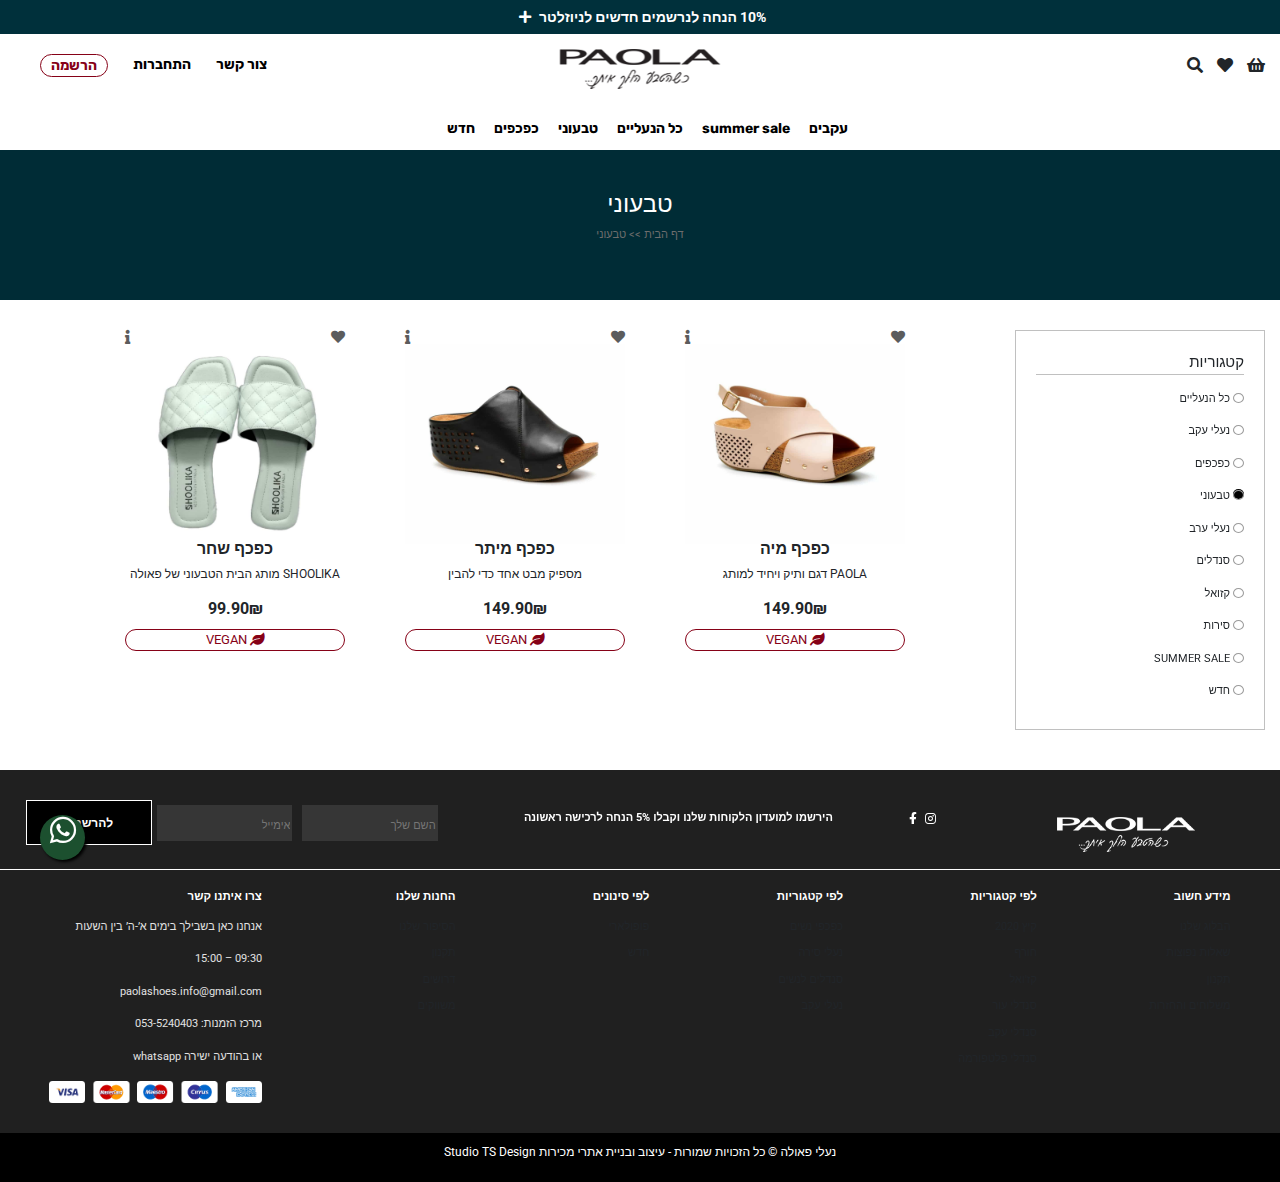
<file: tivoni.html>
<head>
    <meta charset="UTF-8">
    <meta name="viewport" content="width=device-width, initial-scale=1.0">
    <link rel="stylesheet" href="https://cdnjs.cloudflare.com/ajax/libs/font-awesome/5.13.0/css/all.min.css">
    <link rel="stylesheet" href="https://stackpath.bootstrapcdn.com/bootstrap/4.5.0/css/bootstrap.min.css">
    <link href="https://fonts.googleapis.com/css2?family=Pathway+Gothic+One&display=swap" rel="stylesheet">
    <link href="https://fonts.googleapis.com/css2?family=Roboto&family=Rubik&display=swap" rel="stylesheet">
    <link rel="stylesheet" href="style.css">
    <title>נעלי פאולה | PAOLA</title>
    <link rel="icon" href="images/leaf-solid.png" type="image/x-icon">
</head>




<header>
    <div class="navidemo"></div>
    <div class="navigation_bar">
        <div dir="rtl" class="Add_nav">10% הנחה לנרשמים חדשים לניוזלטר
            <i class="fas fa-plus"></i>
        </div>
        <div class="container-fluid">
            <div id="main_menu">
                <i class="fas fa-bars"></i>
                <i class="fas fa-times" id="closenavbar"></i>
                <div class="logo">
                    <a href="index.html"><img src="images/PaolaLOGO1.png" alt="" width="160px" height="40px"></a>
                </div>
                <div class="inner_main_menu">

                    <ul>
                        <li>
                            <a class="sign-up" href=""><strong> הרשמה</strong></a>
                        </li>
                        <li>
                            <a href="" class="sign-in"><strong> התחברות</strong></a>
                        </li>
                        <li>
                            <a href="contact-us.html" class="contact-us"> <strong>צור קשר</strong></a>
                        </li>
                        <li>
                            <i class="fas fa-search"></i>
                            <div class="search-input">
                                <i id="Close_search" class="fas fa-times"></i>
                                <input type="search" class="search" placeholder="...חפש מוצרים">
                                <img src="images/PaolaLOGO1.png" alt="" width="120px" height="30px">
                                <a href="">חיפוש</a>
                            </div>

                        </li>
                        <li id="heart_nav_li">
                            <i id="heart_nav" class="fas fa-heart"></i>

                        </li>

                        <li id="basket_nav_li">
                            <i id="basket" href="" class="fas fa-shopping-basket"></i>
                            <div class="inmodal">0</div>
                        </li>
                    </ul>
                    <div class="blackbgmh"></div>
                    <div class="modalheart">
                        <div class="headerheart">
                            <i id="closeH" class="fas fa-times"></i>
                            <h3>My List</h3>

                            <div class="innerheart">
                            </div>
                            <div class="clearall1">
                                נקה הכל
                                </div>
                                
                        </div>
                    </div>
                    <div class="blackc"></div>
                    <div class="modalcart">
                        <div class="titlecart">
                            <i class="fas fa-times"></i>
                            <h3>עגלת הקניות</h3>
                        </div>
                        <div class="content-cart">
                            <p>עגלת הקניות ריקה</p>
                        </div>
                        <div class="totalprice">

                        </div>
                        <div class="clearall">
                            נקה הכל
                            </div>
                      


                    </div>

                </div>

                <div id="nav-bar">
                    <div class="inner_nav_bar">
                        <ul>
                            <li>
                                <a href="NEW.html"><strong>חדש</strong></a>
                            </li>
                            <li>
                                <a href="kafkafim.html"><strong>כפכפים</strong></a>
                            </li>
                            <li>
                                <a href="tivoni.html"><strong>טבעוני</strong></a>
                            </li>
                            <li>
                                <a href="AllProducts.html"><strong>כל הנעליים</strong> </a>
                            </li>
                            <li>
                                <a href="SUMMER SALE.html"><strong> summer sale</strong></a>
                            </li>
                            <li>
                                <a href="Akevim.html"> <strong>עקבים</strong></a>
                            </li>


                        </ul>
                    </div>

                </div>
            </div>
        </div>
    </div>
    <div class="blackbg"></div>
    <div class="Addnav_popup">
        <div class="Add_newslatter">
            <div class="title_Addnav_popup">
                <h1>תהיו הראשונים לדעת הכל על פאולה</h1>
                <p>קוד קופון ישלח במייל לנרשמים חדשים לניוזלטר</p>
            </div>
            <div class="content_Addnav_popup">
                <input type="email" class="emailpopus" placeholder="הכניסו מייל">
                <button>הרשמה</button>
            </div>
        </div>
    </div>

    <div class="sign_in_sign_up">
        <div class="blackbg1"></div>
        <div class="modal_sign_in_sign_up">
            <i class="fas fa-times"></i>
            <div class="sign_up">
                <h4>הרשמה</h4>
                <input type="text" class="user_name" placeholder="שם מתשמש">
                <input type="email" class="email_signup" placeholder="דואר אלקטרוני">
                <input type="password" class="password" placeholder="הזן סיסמה">
                <input type="password" class="password_again" placeholder="הזן סיסמה בשנית">
                <button>הרשמה</button>

            </div>
            <div class="sign_in">
                <h4>התחברות</h4>
                <input type="text" class="user_name" placeholder="שם מתשמש">
                <input type="password" class="password" placeholder="הזן סיסמה">
                <div class="rememberme">
                    <div class="checkbox">
                        <p>זכור אותי</p>
                        <input type="checkbox">
                    </div>
                    <a href="">?שחכת סיסמא</a>
                </div>
                <button>התחברות</button>
            </div>
        </div>
    </div>


</header>


<body>
    <div class="back_to_top">
        <i class="fas fa-chevron-up"></i>
    </div>
    <a href="https://api.whatsapp.com/send?phone=+972535240403&text=היי אשמח לברר על דגם מסויים." class="float"
      target="_blank">
      <i class="fab fa-whatsapp my-float"></i>
    </a>

    <div class="top_page">
        <h4>טבעוני</h4>
        <p> דף הבית >> טבעוני</p>
    </div>

    <div class="container-fluid">
        <div class="AllproductPage">
            <div class="all_products">
                <div class="pruduct_cards">
                    <div class="card_item"  data-productcategory="akev" data-productcategory1="sandal" data-productcategory2="NEW" style="display: none;">
                        <div class="card_icon">
                            <i class="fas fa-info" data-id_pro="yuli"></i>
                            <i class="fas fa-heart" id="heart_product" data-pid="18"></i>
                        </div>
                        <a href="product-yuli.html"><img src="images/סנדל יולי שחור.jpg" alt=""
                                class="image_product"></a>
                        <p class="title-item">נעל עקב יולי</p>
                        <p class="des">בעלות סטייל נצחי ועיצוב קלאסי</p>
                        <p class="price">399.90₪</p>
                        <p class="bonus-item">NEW COLLECTION</p>
                        <div class="product_description" data-productid="yuli">
                            <i class="far fa-times-circle" data-id_close="yuli"></i>
                            <p> נעלי עקב לנשים, מדגם יולי, בעלות סטייל נצחי. <br> עיצוב קלאסי, רצועות דקות עקב מרובע
                                וסגירה נוחה
                                בקרסול. <br>כמו כל נעלי PAOLA, גם נעלי עקב מדגם יולי, עשויים עור משובח ומיוצרים<br>
                                בישראל.
                                סוליית
                                הסנדלים עשויה גומי קשיח והעקב מגומי בגימור <br>דמוי עץ. שימי לב: תיתכן סטייה של עד טון
                                אחד בגוון
                                הנעליים.
                                <br>
                                מידות
                                <br>
                                36,37,38,39,40,41
                            </p>
                        </div>

                    </div>
                    <div class="card_item"  data-productcategory="akev" data-productcategory1="erev"data-productcategory2="NEW" style="display: none;">
                        <div class="card_icon">
                            <i class="fas fa-info" data-id_pro="yarden"></i>
                            <i class="fas fa-heart" id="heart_product" data-pid="20"></i>
                        </div>
                        <a href="yarden.html"><img src="images/ירדן מנוחש.jpg" alt="" class="image_product"></a>
                        <p class="title-item">נעל עקב ירדן</p>
                        <p class="des"> במראה מנוחש עם חרטום שפיצי</p>
                        <p class="price">399.90₪</p>
                        <p class="bonus-item">NEW COLLECTION</p>
                        <div class="product_description" data-productid="yarden">
                            <i class="far fa-times-circle" data-id_close="yarden"></i>
                            <p>נעלי עקב, סלינג-בק, במראה קלאסי עם חרטום שפיצי ורצועות דקות המעטרות את הקרסול. כמו כל
                                נעלי PAOLA,
                                גם נעלי עקב, מדגם ירדן, עשויות עור משובח ומיוצרות בישראל. שימי לב: תיתכן סטייה של עד טון
                                אחד
                                בגוון הנעליים. סוליית הנעליים עשויה גומי קשה (ניאוליט) והעקב בגימור מבריק</p>
                        </div>

                    </div>
                    <div class="card_item"  data-productcategory="kafkaf" data-productcategory1="casual" data-productcategory2="NEW" style="display: none;" >
                        <div class="card_icon">
                            <i class="fas fa-info" data-id_pro="maya"></i>
                            <i class="fas fa-heart" id="heart_product" data-pid="21"></i>
                        </div>
                        <a href="maya.html"><img src="images/כפכף מאיה.jpg" alt="" class="image_product"></a>
                        <p class="title-item">כפכף מאיה</p>
                        <p class="des">מראה אורבני שהוא הכי קיץ 2020 </p>
                        <p class="price">199.90₪</p>
                        <p class="bonus-item">NEW COLLECTION</p>
                        <div class="product_description" data-productid="maya">
                            <i class="far fa-times-circle" data-id_close="maya"></i>
                            <p>מראה אורבני שהוא הכי קיץ 2020 ונוחות אינסופית, כפכפים מעוצבים בגזרה א-סימטריים וספידה
                                מרובעת מדגם
                                מאיה יעברו איתך בקלילות מלאת סטייל את העונה החמה. כמו כל נעלי PAOLA, גם כפכפים מדגם
                                מאיה, עשויים עור
                                משובח ומיוצרים בישראל. שימי לב: תיתכן סטייה של עד טון אחד בגוון הנעליים. סוליית הנעליים
                                והעקב עשויים
                                גומי קשה (מיקרו).
                            </p>
                        </div>

                    </div>
                    <div class="card_item"  data-productcategory="kafkaf" data-productcategory1="akev" data-productcategory2="NEW" style="display: none;">
                        <div class="card_icon">
                            <i class="fas fa-info" data-id_pro="adel"></i>
                            <i class="fas fa-heart" id="heart_product" data-pid="19"></i>
                        </div>
                        <a href="adel.html"><img src="images/אדל בז.jpg" alt="" class="image_product"></a>
                        <p class="title-item">כפכף אדל</p>
                        <p class="des">סופר מחמיא, גם אלגנטי, גם עקב</p>
                        <p class="price">299.90₪</p>
                        <p class="bonus-item">NEW COLLECTION</p>
                        <div class="product_description" data-productid="adel">
                            <i class="far fa-times-circle" data-id_close="adel"></i>
                            <p>
                                גם סופר מחמיא, גם אלגנטי, גם עקב בגובה 6 ס"מ. כפכפים מדגם אדל לגמרי יכולים ללוות אותך גם
                                ביום יום
                                וגם בערב. בעיצוב אלגנטי ונוח כמו כל נעלי PAOLA, גם כפכפים עם עקב מדגם אדל, עשויים עור
                                משובח (ואלוס
                                מבריק) ומיוצרים בישראל. שימי לב: תיתכן סטייה של עד טון אחד בגוון הנעליים. סוליית הנעליים
                                עשויה גומי
                                קשיח (מיקרולייט) והעקב בגימור דמוי עץ
                            </p>
                        </div>

                    </div>

                    <div class="card_item"  data-productcategory="kafkaf" data-productcategory1="akev" data-productcategory2="SALE" style="display: none;">
                        <div class="card_icon">
                            <i class="fas fa-info" data-id_pro="lorens"></i>
                            <i class="fas fa-heart" id="heart_product"></i>
                        </div>
                        <a href=""><img src="images/לורנס אדום.jpg" alt="" class="image_product"></a>
                        <p class="title-item">כפכף לורנס</p>
                        <p class="des">גם אלגנטי, גם עקב בגובה 6 ס"מ</p>
                        <p class="price">279.90₪</p>
                        <p class="bonus-item">SUMMER SALE</p>
                        <div class="product_description" data-productid="lorens">
                            <i class="far fa-times-circle" data-id_close="lorens"></i>
                            <p>
                                גם סופר מחמיא, גם אלגנטי, גם עקב בגובה 6 ס"מ. כפכפים מדגם לורנס לגמרי יכולים ללוות אותך
                                גם ביום יום
                                וגם בערב. בעיצוב אלגנטי ונוח כמו כל נעלי PAOLA, גם כפכפים עם עקב מדגם אדל, עשויים עור
                                משובח (ואלוס
                                מבריק) ומיוצרים בישראל. שימי לב: תיתכן סטייה של עד טון אחד בגוון הנעליים. סוליית הנעליים
                                עשויה גומי
                                קשיח (מיקרולייט) והעקב בגימור דמוי עץ
                            </p>
                        </div>

                    </div>
                    <div class="card_item"  data-productcategory="kafkaf" data-productcategory1="caual" data-productcategory2="SALE" style="display: none;">
                        <div class="card_icon">
                            <i class="fas fa-info" data-id_pro="erika"></i>
                            <i class="fas fa-heart" id="heart_product"></i>
                        </div>
                        <a href=""><img src="images/אריקה בז.jpg" alt="" class="image_product"></a>
                        <p class="title-item">כפכף אריקה</p>
                        <p class="des">כפכפים שהם כיף</p>
                        <p class="price">279.90₪</p>
                        <p class="bonus-item">SUMMER SALE</p>
                        <div class="product_description" data-productid="erika">
                            <i class="far fa-times-circle" data-id_close="erika"></i>
                            <p>
                                כפכפים שהם כיף. משחקי החיתוך בין שלוש הרצועות מוסיפים תחכום למראה של הכפכפים הנוחים
                                האלה. כמו כל נעלי PAOLA גם כפכפים לנשים מדגם אריקה עשויים עור משובח ומיוצרים בישראל.
                                שימי לב: תיתכן סטייה של עד טון אחד בגוון הסנדלים. סוליית הכפכפים והעקב עשויים גומי קשה
                                (מיקרו). </p>
                        </div>

                    </div>
                    <div class="card_item"  data-productcategory="sira" data-productcategory1="NEW" style="display: none;">
                        <div class="card_icon">
                            <i class="fas fa-info" data-id_pro="lian"></i>
                            <i class="fas fa-heart" id="heart_product"></i>
                        </div>
                        <a href=""><img src="images/ליאן שחור.jpg" alt="" class="image_product"></a>
                        <p class="title-item">נעל סירה ליאן</p>
                        <p class="des">עיצוב קלאסי, חרטום שפיצי סופר מחמיא</p>
                        <p class="price">149.90₪</p>
                        <p class="bonus-item">NEW COLLECTION</p>
                        <div class="product_description" data-productid="lian">
                            <i class="far fa-times-circle" data-id_close="lian"></i>
                            <p>
                                נעלי סירה מדגם ליאם עיצוב קלאסי, חרטום שפיצי מפתח מחמיא ונוחות נעילה. כמו כל נעלי PAOLA,
                                גם נעלי סירה מדגם ליאם ,עשויות עור משובח ומיוצרות בישראל.שימי לב: תיתכן סטייה של עד טון
                                אחד בגוון הנעליים. סוליית הנעליים והעקב עושיים גומי קשיח (ניאוליט)
                            </p>
                        </div>

                    </div>
                    <div class="card_item"  data-productcategory="akev" data-productcategory1="erev" data-productcategory2="NEW" style="display: none;" >
                        <div class="card_icon">
                            <i class="fas fa-info" data-id_pro="sinderela"></i>
                            <i class="fas fa-heart" id="heart_product"></i>
                        </div>
                        <a href=""><img src="images/סינדרלה שחור.jpg" alt="" class="image_product"></a>
                        <p class="title-item">נעל עקב סינדרלה</p>
                        <p class="des">עקב 10 ס"מ ומפתח מחמיא</p>
                        <p class="price">349.90₪</p>
                        <p class="bonus-item">NEW COLLECTION</p>
                        <div class="product_description" data-productid="sinderela">
                            <i class="far fa-times-circle" data-id_close="sinderela"></i>
                            <p>
                                את אירועי הקיץ תפתחי עם דגם סינדרלה נעלי עקב אלגנטיים עם חרטום שפיץ מחמיא, עקב 10 ס"מ
                                ומפתח מחמיא כמו כל נעלי PAOLA נעלי שפיץ מדגם סינדרלה עשויים עור ומיוצרים בישראל. שימי
                                לב: תיתכן סטייה של עד טון אחד בגוון הנעליים. סוליית הנעליים עשויה גומי קשיח (מיקרולייט)

                            </p>
                        </div>

                    </div>
                    <div class="card_item"  data-productcategory="kafkaf" data-productcategory1="NEW" style="display: none;">
                        <div class="card_icon">
                            <i class="fas fa-info" data-id_pro="loren"></i>
                            <i class="fas fa-heart" id="heart_product"></i>
                        </div>
                        <a href=""><img src="images/לורן שחור.jpg" alt="" class="image_product"></a>
                        <p class="title-item">כפכף לורן</p>
                        <p class="des">בין חתונה על החוף לטיול קייצי בעיר</p>
                        <p class="price">199.90₪</p>
                        <p class="bonus-item">NEW COLLECTION</p>
                        <div class="product_description" data-productid="loren">
                            <i class="far fa-times-circle" data-id_close="loren"></i>
                            <p>
                                כפכפים מעוצבים ויפים שיכולים לדלג בקלות בין חתונה על החוף לטיול קייצי ברחובות העיר.
                                שילוב של נוחות וסטייל שאת לא יכולה לפספס. כמו כל PAOLA, גם כפכפים מעוצבים לנשים מדגם
                                לורן, עשויים עור משובח ומיוצרים בישראל. שימי לב: תיתכן סטייה של עד טון אחד בגוון
                                הנעליים. סוליית הנעליים והעקב עשויים גומי קשיח.
                            </p>
                        </div>

                    </div>
                    <div class="card_item"  data-productcategory="sira" data-productcategory1="casual" data-productcategory2="SALE"style="display: none;">
                        <div class="card_icon">
                            <i class="fas fa-info" data-id_pro="adi"></i>
                            <i class="fas fa-heart" id="heart_product"></i>
                        </div>
                        <a href=""><img src="images/עדי כחול.jpg" alt="" class="image_product"></a>
                        <p class="title-item">נעל סירה עדי</p>
                        <p class="des">בחירה קלאסית עם ג'ינס וטישרט</p>
                        <p class="price">299.90₪</p>
                        <p class="bonus-item">SUMMER SALE</p>
                        <div class="product_description" data-productid="adi">
                            <i class="far fa-times-circle" data-id_close="adi"></i>
                            <p>
                                נעלי סירה בובתיות ויפות עם חיתוכי תחרה לאורך הנעל, עקב 3 ס"מ בחירה קלאסית עם ג'ינס
                                וטישרט. כמו כל נעלי PAOLA גם נעלי סירה לנשים מדגם עדי , עשויות עור משובח ומיוצרות
                                בישראל. שימי לב: תיתכן סטייה של עד טון אחד בגוון הנעליים. סוליית הנעליים והעקב עשויים
                                גומי קשיח (מיקרולייט). </p>
                        </div>

                    </div>
                    <div class="card_item" data-productcategory="tivoni" data-productcategory1="kafkaf"
                        data-productcategory2="SALE" >
                        <div class="card_icon">
                            <i class="fas fa-info" data-id_pro="shahar"></i>
                            <i class="fas fa-heart" id="heart_product"></i>
                        </div>
                        <a href=""><img src="images/שחר תכלת.jpg" alt="" class="image_product"></a>
                        <p class="title-item">כפכף שחר</p>
                        <p class="des">מותג הבית הטבעוני של פאולה SHOOLIKA</p>
                        <p class="price">99.90₪</p>
                        <p class="bonus-item">VEGAN <i class="fas fa-leaf"></i></p>
                        <div class="product_description" data-productid="shahar">
                            <i class="far fa-times-circle" data-id_close="shahar"></i>
                            <p>
                                ניצן ראשון מקולקציית הקיץ הטבעונית והמשגעת שלנו!
                                הכירו את מותג הבית הטבעוני של פאולה SHOOLIKA – כפכפים טבעוניים לנשים מדגם שחר הם הזוג
                                החם של העונה! גזרה קלאסית ונוחה עם חרטום מרובע ומראה שלא יורד מהאופנה.
                                הדגם משלב רפידת נוחות של כפכפים לנשים מדגם שחר, כמו כל הנעליים של המותג SHOOLIKA. הדגמים
                                מיוצרים בישראל, מחומר סינטטי דמוי עור והם 100% טבעוניים.
                                שימי לב: תיתכן סטייה של עד טון אחד בגוון הנעליים. סוליית הנעליים והעקב עשויים גומי קשה
                                (מיקרו).1
                            </p>
                        </div>

                    </div>
                    <div class="card_item" data-productcategory="tivoni" data-productcategory1="kafkaf"
                        data-productcategory2="SALE">
                        <div class="card_icon">
                            <i class="fas fa-info" data-id_pro="meitar"></i>
                            <i class="fas fa-heart" id="heart_product"></i>
                        </div>
                        <a href=""><img src="images/מיתר שחור.jpg" alt="" class="image_product"></a>
                        <p class="title-item">כפכף מיתר</p>
                        <p class="des">מספיק מבט אחד כדי להבין</p>
                        <p class="price">149.90₪</p>
                        <p class="bonus-item">VEGAN <i class="fas fa-leaf"></i></p>
                        <div class="product_description" data-productid="meitar">
                            <i class="far fa-times-circle" data-id_close="meitar"></i>
                            <p>
                                מספיק מבט אחד כדי להבין – כפכפי רוקי מדגם מיתר, הם מסוג הכפכפים שתנעלי בלי סוף בקיץ
                                ותתגעגעי אליהם בחורף. כפכפי רוקי מעטפה מדגם מיתר, הינם דגם ותיק ויחיד למותג PAOLA אשר
                                הוא , 100% טבעוני. הדגם זה מיוצר בחו"ל , מחומר סינטטי דמוי עור. תהליכי הייצור של הכפכפים
                                ידידותיים לסביבה ולפועלים גם יחד. שימי לב: תיתכן סטייה של עד טון אחד בגוון הנעליים.
                                סוליית הנעליים עשויה גומי קשה (PVC) בגימור שעם </p>
                        </div>

                    </div>
                    <div class="card_item" data-productcategory="tivoni" data-productcategory1="sandal"
                        data-productcategory2="SALE">
                        <div class="card_icon">
                            <i class="fas fa-info" data-id_pro="mia"></i>
                            <i class="fas fa-heart" id="heart_product"></i>
                        </div>
                        <a href=""><img src="images/מיה ורוד.jpg" alt="" class="image_product"></a>
                        <p class="title-item">כפכף מיה</p>
                        <p class="des">דגם ותיק ויחיד למותג PAOLA</p>
                        <p class="price">149.90₪</p>
                        <p class="bonus-item">VEGAN <i class="fas fa-leaf"></i></p>
                        <div class="product_description" data-productid="mia">
                            <i class="far fa-times-circle" data-id_close="mia"></i>
                            <p>
                                מספיק מבט אחד כדי להבין – סנדלי רוקי מדגם מיה, הם מסוג הסנדלים שתנעלי בלי סוף בקיץ
                                ותתגעגעי אליהם בחורף. סנדלי רוקי X מדגם מיה, הינם דגם ותיק ויחיד למותג PAOLA אשר הוא ,
                                100% טבעוני. הדגם זה מיוצר בחו"ל , מחומר סינטטי דמוי עור. תהליכי הייצור של הכפכפים
                                ידידותיים לסביבה ולפועלים גם יחד. שימי לב: תיתכן סטייה של עד טון אחד בגוון הנעליים.
                                סוליית הנעליים עשויה גומי קשה (PVC) בגימור שעם
                            </p>
                        </div>

                    </div>






                </div>

            </div>
            <div class="sortby">מיין לפי <i class="fas fa-bars" id="sortbyopen"></i></div>

            <div class="sort">
                <i class="fas fa-times" id="closesortby"></i>
                <p id="tiitlesort">קטגוריות</p>
                <p>
                    כל הנעליים <i class="far fa-circle" id="all" data-name="כל הנעליים"></i>
                </p>

                <p>
                    נעלי עקב <i class="far fa-circle" id="akev" data-name="עקבים"></i>
                </p>
                <p>
                    כפכפים <i class="far fa-circle" id="kafkaf" data-name="כפכפים"></i>
                </p>
                <p>
                    טבעוני <i class="far fa-circle active" id="tivoni" data-name="טבעוני"></i>
                </p>
                <p>
                    נעלי ערב <i class="far fa-circle" id="erev" data-name="ערב"></i>
                </p>
                <p>
                    סנדלים <i class="far fa-circle" id="sandal" data-name="סנדלים"></i>
                </p>
                <p>
                    קזואל <i class="far fa-circle" id="casual" data-name="קזואל"></i>
                </p>
                <p>
                    סירות <i class="far fa-circle" id="sira" data-name="סירות"></i>
                </p>
                <p>
                    SUMMER SALE <i class="far fa-circle" id="SALE" data-name="SUMMER SALE"></i>
                </p>
                <p>
                    חדש <i class="far fa-circle" id="NEW" data-name="חדש"></i>
                </p>


            </div>


        </div>
    </div>



    <div class="footer">
        <div class="footer_top">
            <div class="newsfooter">
                <button>להרשמה</button>
                <input type="email" placeholder="אימייל" class="emailfooter">
                <input type="text" placeholder="השם שלך" class="namefooter">
            </div>
            <div class="textfooter">
                <p>הירשמו למועדון הלקוחות שלנו וקבלו 5% הנחה לרכישה ראשונה</p>
            </div>
            <div class="footer_icon">
                <a target="_blank" href="https://www.facebook.com/PaolaShoes/"><i class="fab fa-facebook-f"></i></a>
                <a target="_blank" href="https://www.instagram.com/paolashoes.il/"><i class="fab fa-instagram"></i></a>
            </div>
            <div class="footer_logo">
                <img src="images/PaolaLOGOW.png" alt="">
            </div>

        </div>

        <div class="footerdown">
            <div class="container-fluid">
                <div class="footercontent">
                    <div class="footerd-contact-us">
                        <h6>צרו איתנו קשר</h6>
                        <p>אנחנו כאן בשבילך בימים א’-ה’ בין השעות</p>
                        <p>15:00 – 09:30</p>
                        <p>paolashoes.info@gmail.com</p>
                        <p>מרכז הזמנות: 053-5240403</p>
                        <p>whatsapp או בהודעה ישירה</p>
                        <img src="images/payment-icon.png" alt="" width="100%">
                    </div>
                    <div class="footerd">
                        <h6>החנות שלנו</h6>
                        <a>הסיפור שלנו</a>
                        <a>תקנון</a>
                        <a>דרושים</a>
                        <a>משווקים</a>

                    </div>
                    <div class="footerd">
                        <h6>לפי סינונים</h6>
                        <a>פופולארי</a>
                        <a>חדש</a>
                    </div>
                    <div class="footerd">
                        <h6>לפי קטגוריות</h6>
                        <a>כפכפי נשים</a>
                        <a>נעלי סירה</a>
                        <a>סנדלים לנשים</a>
                        <a>נעלי עקב</a>
                    </div>
                    <div class="footerd">
                        <h6>לפי קטגוריות</h6>
                        <a>קיץ 2020</a>
                        <a>חורף</a>
                        <a>קז'ואל</a>
                        <a>סנדלי עור</a>
                        <a>סנדלי עקב</a>
                        <a>סנדלי פלטפורמה</a>
                    </div>
                    <div class="footerd">
                        <h6>מידע חשוב</h6>
                        <a>הבלוג שלנו</a>
                        <a>שאלות נפוצות</a>
                        <a>תקנון</a>
                        <a>משלוחים והחזרות</a>
                    </div>

                </div>

            </div>
        </div>
    </div>

    <div class="Design">
        <p>Studio TS Design נעלי פאולה © כל הזכויות שמורות - עיצוב ובניית אתרי מכירות </p>
    </div>




    <script src="script.js"></script>
</body>
</file>
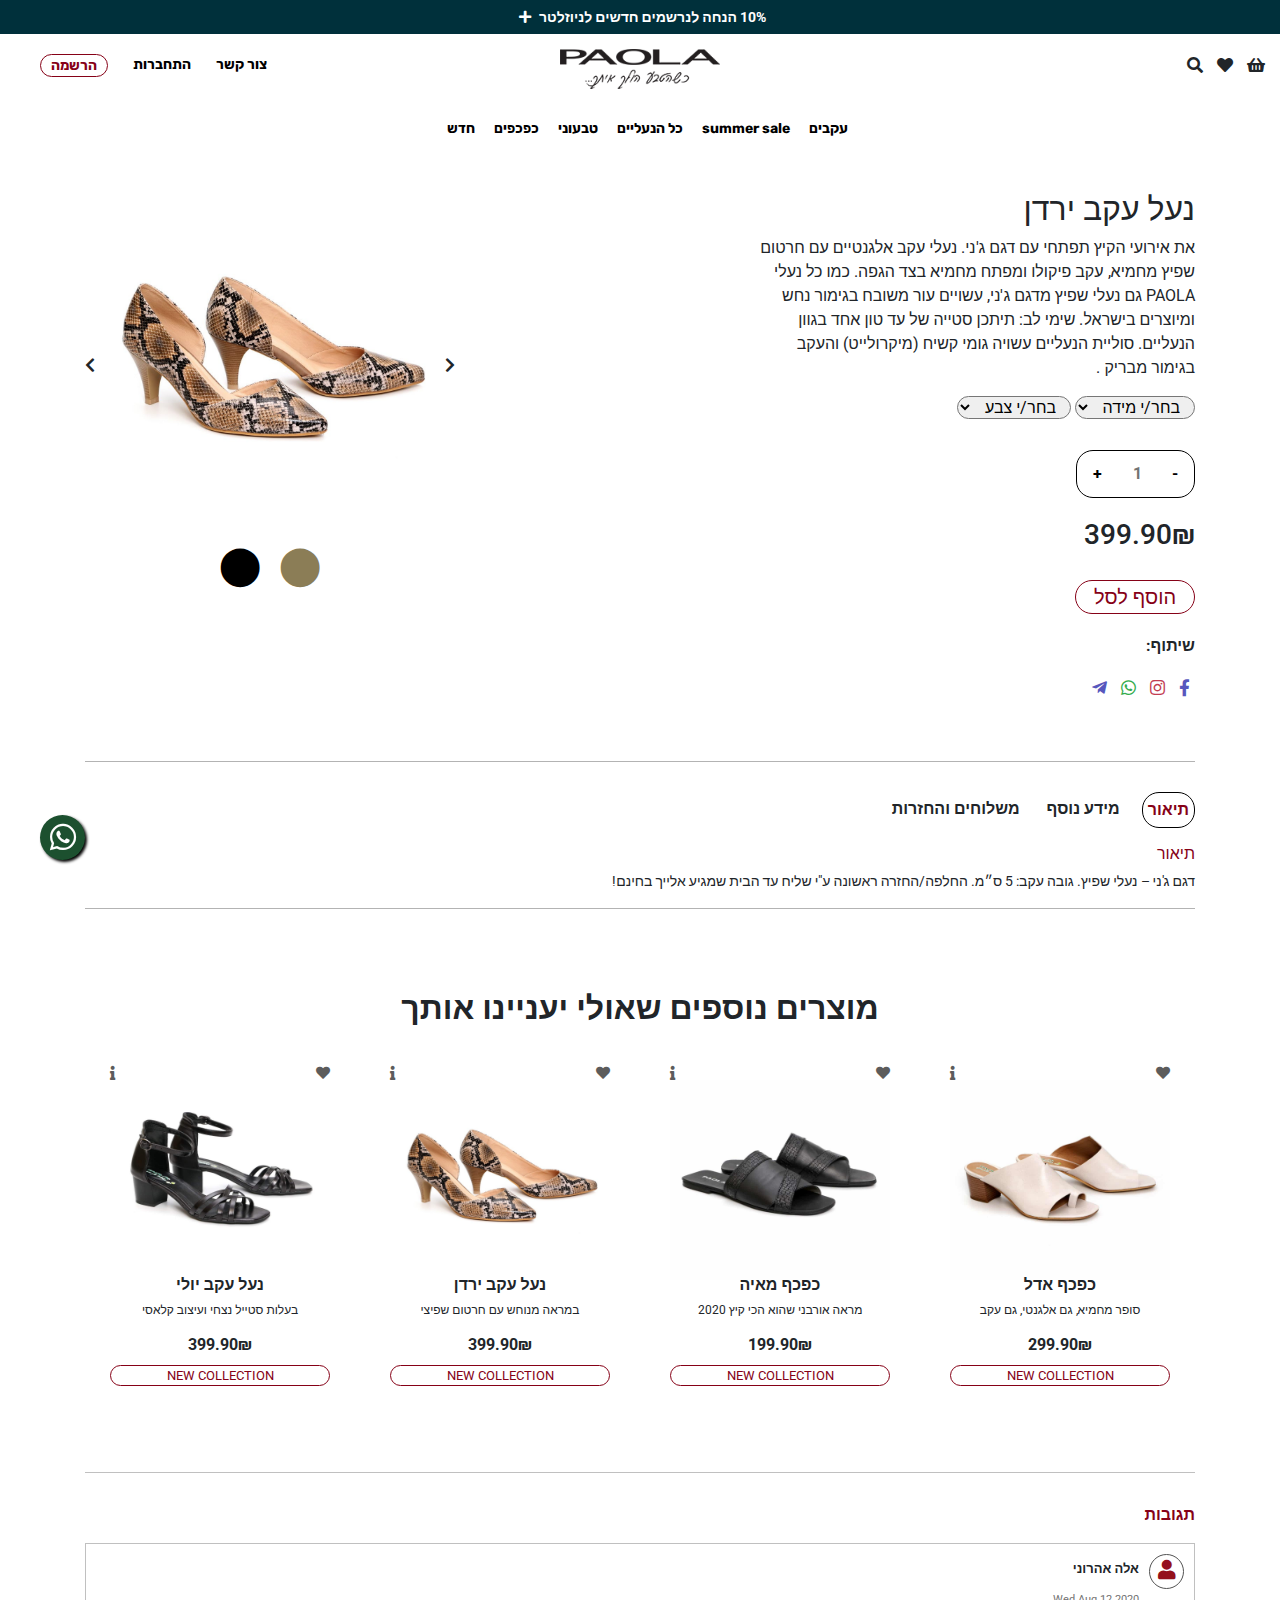
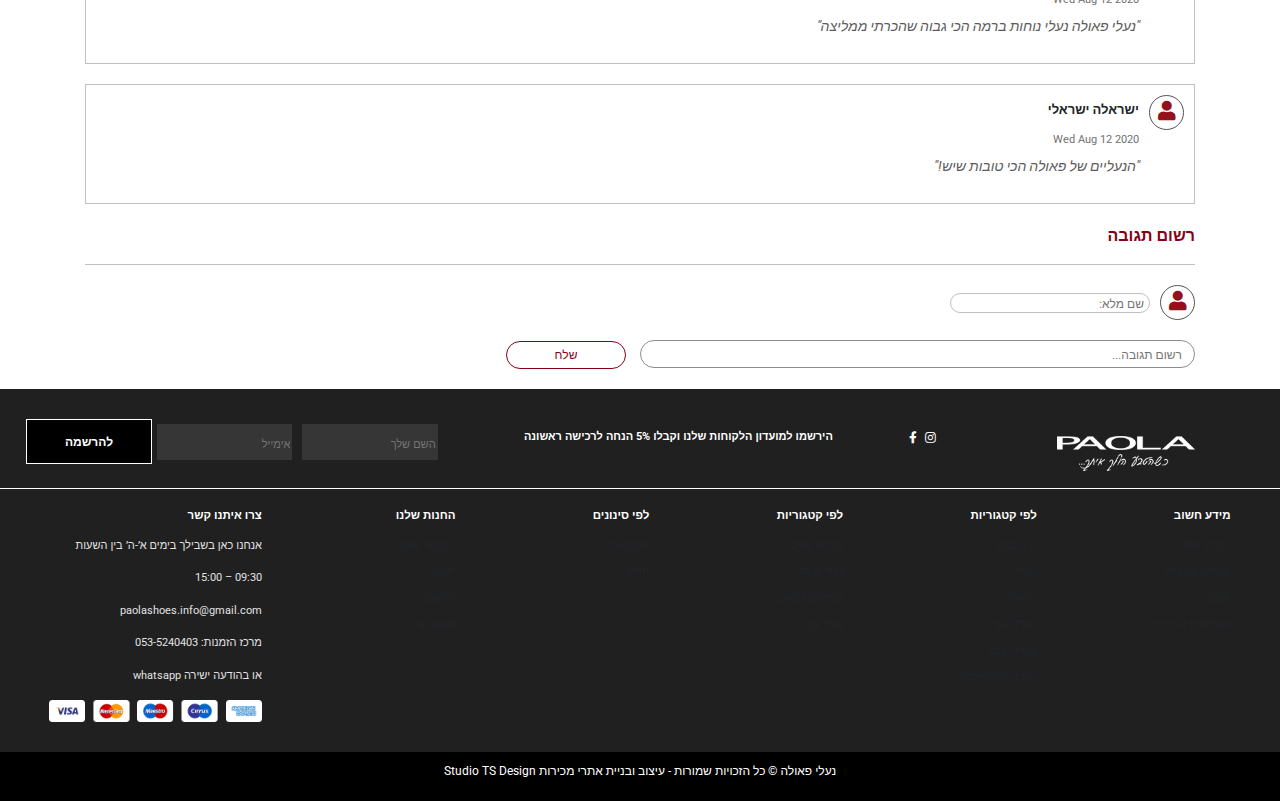
<file: yarden.html>
<!DOCTYPE html>
<html lang="he">

<head>
    <meta charset="UTF-8">
    <meta name="viewport" content="width=device-width, initial-scale=1.0">
    <link rel="stylesheet" href="https://cdnjs.cloudflare.com/ajax/libs/font-awesome/5.13.0/css/all.min.css">
    <link rel="stylesheet" href="https://stackpath.bootstrapcdn.com/bootstrap/4.5.0/css/bootstrap.min.css">
    <link href="https://fonts.googleapis.com/css2?family=Pathway+Gothic+One&display=swap" rel="stylesheet">
    <link href="https://fonts.googleapis.com/css2?family=Roboto&family=Rubik&display=swap" rel="stylesheet">
    <link rel="stylesheet" href="style.css">
    <title>נעלי פאולה | PAOLA</title>
    <link rel="icon" href="images/leaf-solid.png" type="image/x-icon">
</head>




<header>
    <div class="navidemo"></div>
    <div class="navigation_bar">
        <div dir="rtl" class="Add_nav">10% הנחה לנרשמים חדשים לניוזלטר
            <i class="fas fa-plus"></i>
        </div>
        <div class="container-fluid">
            <div id="main_menu">
                <i class="fas fa-bars"></i>
                <i class="fas fa-times" id="closenavbar"></i>
                <div class="logo">
                    <a href="index.html"><img src="images/PaolaLOGO1.png" alt="" width="160px" height="40px"></a>
                </div>
                <div class="inner_main_menu">

                    <ul>
                        <li>
                            <a class="sign-up" href=""><strong> הרשמה</strong></a>
                        </li>
                        <li>
                            <a href="" class="sign-in"><strong> התחברות</strong></a>
                        </li>
                        <li>
                            <a href="contact-us.html" class="contact-us"> <strong>צור קשר</strong></a>
                        </li>
                        <li>
                            <i class="fas fa-search"></i>
                            <div class="search-input">
                                <i id="Close_search" class="fas fa-times"></i>
                                <input type="search" class="search" placeholder="...חפש מוצרים">
                                <img src="images/PaolaLOGO1.png" alt="" width="120px" height="30px">
                                <a href="">חיפוש</a>
                            </div>

                        </li>
                        <li id="heart_nav_li">
                            <i id="heart_nav" class="fas fa-heart"></i>

                        </li>

                        <li id="basket_nav_li">
                            <i id="basket" href="" class="fas fa-shopping-basket"></i>
                            <div class="inmodal">0</div>
                        </li>
                    </ul>
                    <div class="blackbgmh"></div>
                    <div class="modalheart">
                        <div class="headerheart">
                            <i id="closeH" class="fas fa-times"></i>
                            <h3>My List</h3>

                            <div class="innerheart">
                            </div>
                            <div class="clearall1">
                                נקה הכל
                            </div>

                        </div>
                    </div>
                    <div class="blackc"></div>
                    <div class="modalcart">
                        <div class="titlecart">
                            <i class="fas fa-times"></i>
                            <h3>עגלת הקניות</h3>
                        </div>
                        <div class="content-cart">
                            <p>עגלת הקניות ריקה</p>
                        </div>
                        <div class="totalprice">

                        </div>
                        <div class="clearall">
                            נקה הכל
                        </div>



                    </div>

                </div>

                <div id="nav-bar">
                    <div class="inner_nav_bar">
                        <ul>
                            <li>
                                <a href="NEW.html"><strong>חדש</strong></a>
                            </li>
                            <li>
                                <a href="kafkafim.html"><strong>כפכפים</strong></a>
                            </li>
                            <li>
                                <a href="tivoni.html"><strong>טבעוני</strong></a>
                            </li>
                            <li>
                                <a href="AllProducts.html"><strong>כל הנעליים</strong> </a>
                            </li>
                            <li>
                                <a href="SUMMER SALE.html"><strong> summer sale</strong></a>
                            </li>
                            <li>
                                <a href="Akevim.html"> <strong>עקבים</strong></a>
                            </li>


                        </ul>
                    </div>

                </div>
            </div>
        </div>
    </div>
    <div class="blackbg"></div>
    <div class="Addnav_popup">
        <div class="Add_newslatter">
            <div class="title_Addnav_popup">
                <h1>תהיו הראשונים לדעת הכל על פאולה</h1>
                <p>קוד קופון ישלח במייל לנרשמים חדשים לניוזלטר</p>
            </div>
            <div class="content_Addnav_popup">
                <input type="email" class="emailpopus" placeholder="הכניסו מייל">
                <button>הרשמה</button>
            </div>
        </div>
    </div>

    <div class="sign_in_sign_up">
        <div class="blackbg1"></div>
        <div class="modal_sign_in_sign_up">
            <i class="fas fa-times"></i>
            <div class="sign_up">
                <h4>הרשמה</h4>
                <input type="text" class="user_name" placeholder="שם מתשמש">
                <input type="email" class="email_signup" placeholder="דואר אלקטרוני">
                <input type="password" class="password" placeholder="הזן סיסמה">
                <input type="password" class="password_again" placeholder="הזן סיסמה בשנית">
                <button>הרשמה</button>

            </div>
            <div class="sign_in">
                <h4>התחברות</h4>
                <input type="text" class="user_name" placeholder="שם מתשמש">
                <input type="password" class="password" placeholder="הזן סיסמה">
                <div class="rememberme">
                    <div class="checkbox">
                        <p>זכור אותי</p>
                        <input type="checkbox">
                    </div>
                    <a href="">?שחכת סיסמא</a>
                </div>
                <button>התחברות</button>
            </div>
        </div>
    </div>


</header>


<body>

    <div class="back_to_top">
        <i class="fas fa-chevron-up"></i>
    </div>
    <a href="https://api.whatsapp.com/send?phone=+972535240403&text=היי אשמח לברר על דגם מסויים." class="float"
      target="_blank">
      <i class="fab fa-whatsapp my-float"></i>
    </a>

    <div class="product_page" data-productid1="21" id="21">
        <div class="container">
            <div class="imges_color">
                <div class="images-product">
                    <i id="left" class="fas fa-chevron-left"></i>
                    <img class="firstimage" src="images/ירדן מנוחש.jpg" alt="" style="display: block;"
                        data-imagecolor="beige">
                    <img src="images/ירדן שחור.jpg" alt="" data-imagecolor="black">

                    <i id="right" class="fas fa-chevron-right"></i>
                </div>
                <div class="colors">
                    <i id="black" class="fas fa-circle" data-color="black"></i>
                    <i id="beige" class="fas fa-circle" data-color="beige"></i>
                </div>
            </div>
            <div class="description">
                <div dir="rtl" class="inner-dec">
                    <h2>נעל עקב ירדן</h2>
                    <p>
                        את אירועי הקיץ תפתחי עם דגם ג'ני. נעלי עקב אלגנטיים עם חרטום שפיץ מחמיא, עקב פיקולו ומפתח מחמיא
                        בצד הגפה. כמו כל נעלי PAOLA גם נעלי שפיץ מדגם ג'ני, עשויים עור משובח בגימור נחש ומיוצרים בישראל.
                        שימי לב: תיתכן סטייה של עד טון אחד בגוון הנעליים. סוליית הנעליים עשויה גומי קשיח (מיקרולייט)
                        והעקב בגימור מבריק . </p>
                    <select name="size" id="size">
                        <option value="none">בחר/י מידה</option>
                        <option value="36">36</option>
                        <option value="37">37</option>
                        <option value="38">38</option>
                        <option value="39">39</option>
                        <option value="39">40</option>
                        <option value="39">41</option>
                    </select>

                    <select name="color" id="color">
                        <option value="none">בחר/י צבע</option>
                        <option value="BLACK">שחור</option>
                        <option value="BEIGE">בז</option>
                    </select>

                </div>
                <div class="buttons">
                    <div class="counter">
                        <button id="plus" value="+">+</button>
                        <input class="Pcount" type="text" value="1" placeholder="כמות" data-productid="18">
                        <button id="minus" value="-">-</button>
                    </div>
                    <div class="price_product">
                        <h3>399.90₪</h3>
                    </div>
                    <div class="buttonadd">
                        <button data-productid="21" class="add">הוסף לסל</button>
                    </div>
                </div>
            </div>

        </div>
    </div>
    <div class="share_icon">
        <div class="container">
            <p>שיתוף:</p>
            <a href=""><i class="fab fa-facebook-f" id="sharef"></i></a>
            <a href=""><i class="fab fa-instagram" id="sharei"></i></a>
            <a href=""><i class="fab fa-whatsapp" id="sharew"></i></a>
            <a href=""><i class="fab fa-telegram-plane" id="sharet"></i></a>
        </div>
    </div>

    <div class="information">
        <div class="container">
            <div class="moreinfo">
                <p class="teor" data-infotmation="teor">תיאור</p>
                <p data-infotmation="more_info"> מידע נוסף</p>
                <p data-infotmation="mishlohim">משלוחים והחזרות</p>
            </div>
            <div class="info" data-info="teor" style="display: block;">
                <h6>תיאור</h6>
                <p>
                    דגם ג'ני – נעלי שפיץ. גובה עקב: 5 ס״מ. החלפה/החזרה ראשונה ע"י שליח עד הבית שמגיע אלייך בחינם!
                </p>
            </div>
            <div class="info" data-info="more_info">
                <h6>מידע נוסף</h6>
                <p>מידות:</p>
                <p>36 , 37, 38, 39, 40, 41</p>
                <p>צבעים</p>
                <p>שחור , בז</p>
            </div>
            <div class="info" data-info="mishlohim">
                <h6>משלוחים</h6>
                <p><br> נעלי פאולה עושה את מרב המאמצים על מנת לספק את ההזמנה בהקדם האפשרי, אך ייתכנו מקרים בהם ייתכנו
                    עיכובים בזמני קבלת המוצרים (מוצר שאזל מהמלאי ונשלח לייצור אצל היצרן, זמני מבצעים מיוחדים וכדומה).
                    <br> שליח עד הבית – עלות 35 ₪, בקנייה של מעל ל-260 ₪ – חינם
                    <br> משלוח עד הבית מתבצע בין השעות 09:00-18:00 ועל כן מומלץ להזין באתר כתובת בה תהיי זמינה בשעות
                    אלו.
                    <br> עם איסוף החבילה ממשרדינו ע"י חברת השליחויות, תקבלי מסרון על כך. לאחר מכן חברת השליחויות תתאם
                    מולך את מועד קבלת המשלוח.
                    <br> המשלוח יתבצע תוך 5 ימי עסקים מתאריך הרכישה באתר (למעט מקרים בהם המוצר אינו קיים במלאי, במקרה זה
                    זמן האספקה יהיה עד 10 ימי עסקים מתאריך הרכישה).
                    <br> משלוחים לאזורים מרוחקים יתבצעו תוך 7 ימי עסקים (אילת, הערבה, יישובי צפון רמת הגולן, קיבוצים
                    ויישובים שאינם סמוכים לכבישים ראשיים).
                    <br> חברת השליחויות הינה חברה חיצונית, לכן לעיתים ייתכנו עיכובים שאינם תלויים בנו</p>

                <h6>מידיניות החלפה</h6>
                <p>
                    <br> החלפה/החזרה תתאפשר תוך 14 ימי עסקים מיום קבלת המוצר בתנאי שלא נעשה שימוש במוצר, לא נגרם נזק
                    למוצר והוא מוחזר באריזתו המקורית.
                    <br>בעת החזרת מוצר תוכלי לקבל זיכוי מלא לאתר או החזר כספי מלא לאמצעי התשלום איתו ביצעת את ההזמנה.
                    <br>הזיכוי לאתר/החזר לאמצעי התשלום יינתן תוך 7 ימי עסקים מקבלת המוצר במשרדינו.
                    <br>לא יינתן זיכוי כספי עבור דמי משלוח.
                    <br>זיכוי כספי יינתן לכרטיס האשראי/ איתו בוצעה ההזמנה באותם תנאי תשלום.
                    <br>אין החלפות והחזרות על דגמים הנמכרים במבצעי חיסול סוף עונה.
                </p>
                <h6>שליח עד הבית</h6>
                <p>
                    <br> אם הנך מעוניינת לבצע החלפה/החזרה של מוצר אשר נקנה בסכום של 260 ₪ ומעלה, אנו נשלח שליח על
                    חשבוננו לאיסוף המוצר וביצוע החלפה/החזרה. אם המוצר נקנה בסכום של 199 ₪ ומטה באפשרותך לשלוח אלינו את
                    המוצר בדואר רשום לכתובת יסוד המעלה 30 ת"א או ע"י שליח בעלות 35 ₪. תיאום האיסוף ע"י שליח יתבצע מול
                    מחלקת שירות לקוחות בטלפון 053-5240403 או באי-מייל paolashoes.info@gmail.com
                    <br> החלפה/החזרה ראשונה באמצעות שליח תינתן בחינם. החלפה שנייה תינתן בעלות של 35 ₪.
                    <br>במקרה של החלפת מוצר ע"י שליח, יש למסור לשליח את המוצר המקורי שרכשת בעת קבלת המוצר החלופי מהשליח.
                </p>
                <h6>תיקון מוצר</h6>
                <p>
                    <br> במקרה בו נדרש תיקון למוצר שרכשת יש ליצור קשר עם מחלקת שירות הלקוחות בטל: 053-5240403
                    <br> את המוצר ניתן להעביר דרך אחת מחנויות המשווקת את נעלי פאולה או, שליחתו בדואר רשום לרחוב יסוד
                    המעלה 30 ת"א או שליחתו על ידי שליח בעלות של 35 ש"ח.
                    <br> לאחר תיקון המוצר ניתן לקבלו על ידי שליח עד הבית בעלות של 35 ש"ח </p>

                <h6>מוצר שאזל מהמלאי</h6>
                <p>
                    אם המוצר שהזמנת אזל מהמלאי ואין באפשרותינו לספקו, ניצור איתך קשר טלפוני וניידע אותך. במקרה זה תוכלי
                    לקבל מוצר חליפי או זיכוי לאתר או החזר כספי.
                </p>





            </div>
        </div>
    </div>


    <div class="moreproduct">
        <div class="tittlemore">
            <h2>מוצרים נוספים שאולי יעניינו אותך</h2>
        </div>
        <div class="pruduct_cards">
            <div class="card_item">
                <div class="card_icon">
                    <i class="fas fa-info" data-id_pro="yuli"></i>
                    <i class="fas fa-heart" id="heart_product" data-pid="18"></i>
                </div>
                <a href="product-yuli.html"><img src="images/סנדל יולי שחור.jpg" alt="" class="image_product"></a>
                <p class="title-item">נעל עקב יולי</p>
                <p class="des">בעלות סטייל נצחי ועיצוב קלאסי</p>
                <p class="price">399.90₪</p>
                <p class="bonus-item">NEW COLLECTION</p>
                <div class="product_description" data-productid="yuli">
                    <i class="far fa-times-circle" data-id_close="yuli"></i>
                    <p> נעלי עקב לנשים, מדגם יולי, בעלות סטייל נצחי. <br> עיצוב קלאסי, רצועות דקות עקב מרובע וסגירה נוחה
                        בקרסול. <br>כמו כל נעלי PAOLA, גם נעלי עקב מדגם יולי, עשויים עור משובח ומיוצרים<br> בישראל.
                        סוליית
                        הסנדלים עשויה גומי קשיח והעקב מגומי בגימור <br>דמוי עץ. שימי לב: תיתכן סטייה של עד טון אחד בגוון
                        הנעליים.
                        <br>
                        מידות
                        <br>
                        36,37,38,39,40,41
                    </p>
                </div>

            </div>
            <div class="card_item">
                <div class="card_icon">
                    <i class="fas fa-info" data-id_pro="yarden"></i>
                    <i class="fas fa-heart" id="heart_product" data-pid="20"></i></i>
                </div>
                <a href="yarden.html"><img src="images/ירדן מנוחש.jpg" alt="" class="image_product"></a>
                <p class="title-item">נעל עקב ירדן</p>
                <p class="des"> במראה מנוחש עם חרטום שפיצי</p>
                <p class="price">399.90₪</p>
                <p class="bonus-item">NEW COLLECTION</p>
                <div class="product_description" data-productid="yarden">
                    <i class="far fa-times-circle" data-id_close="yarden"></i>
                    <p>נעלי עקב, סלינג-בק, במראה קלאסי עם חרטום שפיצי ורצועות דקות המעטרות את הקרסול. כמו כל נעלי PAOLA,
                        גם נעלי עקב, מדגם ירדן, עשויות עור משובח ומיוצרות בישראל. שימי לב: תיתכן סטייה של עד טון אחד
                        בגוון הנעליים. סוליית הנעליים עשויה גומי קשה (ניאוליט) והעקב בגימור מבריק</p>
                </div>

            </div>
            <div class="card_item">
                <div class="card_icon">
                    <i class="fas fa-info" data-id_pro="maya"></i>
                    <i class="fas fa-heart" id="heart_product" data-pid="21"></i></i>
                </div>
                <a href="maya.html"><img src="images/כפכף מאיה.jpg" alt="" class="image_product"></a>
                <p class="title-item">כפכף מאיה</p>
                <p class="des">מראה אורבני שהוא הכי קיץ 2020 </p>
                <p class="price">199.90₪</p>
                <p class="bonus-item">NEW COLLECTION</p>
                <div class="product_description" data-productid="maya">
                    <i class="far fa-times-circle" data-id_close="maya"></i>
                    <p>מראה אורבני שהוא הכי קיץ 2020 ונוחות אינסופית, כפכפים מעוצבים בגזרה א-סימטריים וספידה מרובעת מדגם
                        מאיה יעברו איתך בקלילות מלאת סטייל את העונה החמה. כמו כל נעלי PAOLA, גם כפכפים מדגם מאיה, עשויים
                        עור
                        משובח ומיוצרים בישראל. שימי לב: תיתכן סטייה של עד טון אחד בגוון הנעליים. סוליית הנעליים והעקב
                        עשויים
                        גומי קשה (מיקרו).
                    </p>
                </div>

            </div>
            <div class="card_item">
                <div class="card_icon">
                    <i class="fas fa-info" data-id_pro="adel"></i>
                    <i class="fas fa-heart" id="heart_product" data-pid="19"></i>
                </div>
                <a href="adel.html"><img src="images/אדל בז.jpg" alt="" class="image_product"></a>
                <p class="title-item">כפכף אדל</p>
                <p class="des">סופר מחמיא, גם אלגנטי, גם עקב</p>
                <p class="price">299.90₪</p>
                <p class="bonus-item">NEW COLLECTION</p>
                <div class="product_description" data-productid="adel">
                    <i class="far fa-times-circle" data-id_close="adel"></i>
                    <p>
                        גם סופר מחמיא, גם אלגנטי, גם עקב בגובה 6 ס"מ. כפכפים מדגם אדל לגמרי יכולים ללוות אותך גם ביום
                        יום
                        וגם בערב. בעיצוב אלגנטי ונוח כמו כל נעלי PAOLA, גם כפכפים עם עקב מדגם אדל, עשויים עור משובח
                        (ואלוס
                        מבריק) ומיוצרים בישראל. שימי לב: תיתכן סטייה של עד טון אחד בגוון הנעליים. סוליית הנעליים עשויה
                        גומי
                        קשיח (מיקרולייט) והעקב בגימור דמוי עץ
                    </p>
                </div>

            </div>

        </div>



    </div>


    <div class="comments" dir="rtl">
        <div class="container">
            <div class="tittle_comm">
                <p id="comentsbutton" dir="rtl" style="color: rgb(134, 1, 23);">תגובות</p>
            </div>
            <div class="comm">
                <div class="headcomments" dir="rtl">
                    <div class="imagecomm">
                        <i class="fas fa-user"></i>
                    </div>
                    <div class="name_date">
                        <p class="namecomm1">אלה אהרוני</p>
                        <p class="datecomm">Wed Aug 12 2020</p>
                    </div>
                </div>
                <div class="footercomm" dir="rtl">
                    <p class="comm1">
                        "נעלי פאולה נעלי נוחות ברמה הכי גבוה שהכרתי ממליצה"
                    </p>
                </div>
            </div>
            <div class="comm">
                <div class="headcomments" dir="rtl">
                    <div class="imagecomm">
                        <i class="fas fa-user"></i>
                    </div>
                    <div class="name_date">
                        <p class="namecomm1">ישראלה ישראלי</p>
                        <p class="datecomm">Wed Aug 12 2020</p>
                    </div>
                </div>
                <div class="footercomm" dir="rtl">
                    <p class="comm1">
                        "הנעליים של פאולה הכי טובות שיש!"
                    </p>
                </div>
            </div>

        </div>
    </div>


    <div class="writecomm">
        <div class="container">
            <p id="writecomments" dir="rtl" style="color: rgb(134, 1, 23);">רשום תגובה</p>
            <div class="headwritecomm" dir="rtl">
                <div class="imagecomm">
                    <i class="fas fa-user"></i>
                </div>
                <input type="text" id="namewcomm" placeholder="שם מלא:">
            </div>
            <div class="footerwritecomm" dir="rtl">
                <input type="text" id="commuser" placeholder="רשום תגובה...">
                <button id="sendcomm" dir="rtl">שלח</button>

            </div>


        </div>
    </div>





    <div class="footer">
        <div class="footer_top">
            <div class="newsfooter">
                <button>להרשמה</button>
                <input type="email" placeholder="אימייל" class="emailfooter">
                <input type="text" placeholder="השם שלך" class="namefooter">
            </div>
            <div class="textfooter">
                <p>הירשמו למועדון הלקוחות שלנו וקבלו 5% הנחה לרכישה ראשונה</p>
            </div>
            <div class="footer_icon">
                <a target="_blank" href="https://www.facebook.com/PaolaShoes/"><i class="fab fa-facebook-f"></i></a>
                <a target="_blank" href="https://www.instagram.com/paolashoes.il/"><i class="fab fa-instagram"></i></a>
            </div>
            <div class="footer_logo">
                <img src="images/PaolaLOGOW.png" alt="">
            </div>

        </div>

        <div class="footerdown">
            <div class="container-fluid">
                <div class="footercontent">
                    <div class="footerd-contact-us">
                        <h6>צרו איתנו קשר</h6>
                        <p>אנחנו כאן בשבילך בימים א’-ה’ בין השעות</p>
                        <p>15:00 – 09:30</p>
                        <p>paolashoes.info@gmail.com</p>
                        <p>מרכז הזמנות: 053-5240403</p>
                        <p>whatsapp או בהודעה ישירה</p>
                        <img src="images/payment-icon.png" alt="" width="100%">
                    </div>
                    <div class="footerd">
                        <h6>החנות שלנו</h6>
                        <a>הסיפור שלנו</a>
                        <a>תקנון</a>
                        <a>דרושים</a>
                        <a>משווקים</a>

                    </div>
                    <div class="footerd">
                        <h6>לפי סינונים</h6>
                        <a>פופולארי</a>
                        <a>חדש</a>
                    </div>
                    <div class="footerd">
                        <h6>לפי קטגוריות</h6>
                        <a>כפכפי נשים</a>
                        <a>נעלי סירה</a>
                        <a>סנדלים לנשים</a>
                        <a>נעלי עקב</a>
                    </div>
                    <div class="footerd">
                        <h6>לפי קטגוריות</h6>
                        <a>קיץ 2020</a>
                        <a>חורף</a>
                        <a>קז'ואל</a>
                        <a>סנדלי עור</a>
                        <a>סנדלי עקב</a>
                        <a>סנדלי פלטפורמה</a>
                    </div>
                    <div class="footerd">
                        <h6>מידע חשוב</h6>
                        <a>הבלוג שלנו</a>
                        <a>שאלות נפוצות</a>
                        <a>תקנון</a>
                        <a>משלוחים והחזרות</a>
                    </div>

                </div>

            </div>
        </div>
    </div>

    <div class="Design">
        <p>Studio TS Design נעלי פאולה © כל הזכויות שמורות - עיצוב ובניית אתרי מכירות </p>
    </div>



    <script src="script.js"></script>

</body>
</file>
<file: style.css>
.modalcart::-webkit-scrollbar {
    width: 20px;
}

.modalcart::-webkit-scrollbar-track {
    box-shadow: inset 0 0 5px grey;
    border-radius: 10px;
}

.modalcart::-webkit-scrollbar-thumb {
    background-color: rgb(182, 180, 180);
    box-shadow: inset 2px 2px 5px grey;
    border-radius: 10px;
}

.modalcart::-webkit-scrollbar-thumb:hover {
    background: palevioletred;
}

.section-video {
    position: relative;
    width: auto;
    height: 550px;
    display: flex;
    align-items: center;
    justify-content: center;
    text-align: center;
    overflow: hidden;

}

.section-video .logo-video {
    align-items: center;
    text-align: center;
    background-color: rgba(255, 255, 255, 0.788);
    padding: 20px;
    padding-left: 40px;
    padding-right: 40px;
    z-index: 1;
    opacity: 0.7;
    border-radius: 10px;
    display: flex;
    flex-direction: column;
    transition: 1s ease;

}

.section-video .logo-video h2 {
    font-size: 40px;
    color: rgb(134, 1, 23);
    font-family: 'Rubik', sans-serif;
    font-weight: bold;
    transition: 1s ease;
    z-index: 1;
}

.section-video .logo-video p {
    font-family: 'Rubik', sans-serif;
    font-weight: bold;
    transition: 1s ease;

}

.arrow .fa-chevron-left {
    left: 0;
    z-index: 100;
    position: absolute;
    font-size: 35px;
    color: white;
    margin-left: 5px;
    -webkit-text-stroke: 3px darkgrey;
    -webkit-text-fill-color: white;
    -webkit-animation: fill 0.5s infinite alternate;

}

.arrow .fa-chevron-right {
    right: 0;
    z-index: 100;
    position: absolute;
    font-size: 35px;
    color: white;
    -webkit-text-stroke: 3px darkgrey;
    -webkit-text-fill-color: white;
    -webkit-animation: fill 0.5s infinite alternate;
}

@-webkit-keyframes fill {
    from {
        -webkit-text-fill-color: rgb(134, 1, 23);
    }

    to {
        -webkit-text-fill-color: slategrey;
    }
}

.shop_now {

    font-family: 'Rubik', sans-serif;
    color: white;
    font-size: 30px;
    text-decoration: none;
    animation: shop_now 4s ease-out infinite normal;
    text-decoration: none;


}

@keyframes shop_now {
    0% {
        transform: scale(1);
        color: rgb(190, 171, 0);
        text-decoration: none;

    }

    25% {
        transform: scale(1.5);
        color: black;
        text-decoration: none;


    }

    60% {
        transform: scale(1);
        color: rgb(190, 171, 0);

        text-decoration: none;


    }

    100% {
        transform: scale(1);
        color: black;
        text-decoration: none;


    }

}



.video-container {
    position: absolute;
    top: 0;
    left: 0;
    width: 100%;
}




.grid-container {
    display: grid;
    grid-template-columns: auto auto auto auto;
    grid-template-rows: 100px 100px 100px 100px;
    grid-gap: 10px;
    background-color: rgba(255, 255, 255, 0.8);
    text-align: center;
    padding: 20px 0;
}


.item1 {
    background: url(images/נעלי\ עקב.JPG) no-repeat center center;
    background-size: cover;
    grid-row: 1 / 5;
    grid-column: 1 / 3;
    border-radius: 5px;
    overflow: hidden;
    transition: 1s ease;
    display: flex;
    align-items: center;
    text-align: center;
    justify-content: center;
    transition: 0.8s ease;

}

.item2 {
    background: url(images/סנדלים.JPG) no-repeat center center;
    background-size: cover;
    grid-row: 1 / 3;
    grid-column: 3;
    border-radius: 5px;
    display: flex;
    align-items: center;
    text-align: center;
    justify-content: center;
    transition: 0.8s ease;

}

.item3 {
    background: url(images/קזואל.JPG) no-repeat center center;
    background-size: cover;
    grid-row: 1 / 3;
    grid-column: 4;
    border-radius: 5px;
    display: flex;
    align-items: center;
    text-align: center;
    justify-content: center;
    transition: 0.8s ease;

}

.item4 {
    background: url(images/קיץ\ 2020.JPG) no-repeat center center;
    background-size: cover;
    grid-row: 3 / 5;
    grid-column: 3;
    border-radius: 5px;
    display: flex;
    align-items: center;
    text-align: center;
    justify-content: center;
    transition: 0.8s ease;
}

.item5 {
    background: url(images/כפכפים.JPG) no-repeat center center;
    background-size: cover;
    grid-row: 3 / 5;
    grid-column: 4;
    border-radius: 5px;
    display: flex;
    align-items: center;
    text-align: center;
    justify-content: center;
    transition: 0.8s ease;
}

.item1:hover,
.item2:hover,
.item3:hover,
.item4:hover,
.item5:hover {

    opacity: 0.7;
    transition: 0.8s ease;

}

.grid-container a {
    text-decoration: none;
}

.grid-container p {
    font-size: 17px;
    color: white;
    text-decoration: none;
    padding: 5px;
    padding-left: 25px;
    padding-right: 25px;
    background-color: rgba(0, 0, 0, 0.829);
    border-radius: 5px;
    transition: 0.8s ease;

}

.grid-container p:hover {
    background-color: rgb(0, 43, 54);
    transition: 0.8s ease;

}


.Add_nav {
    text-align: center;
    background-color: rgb(0, 48, 59);
    padding-top: 5px;
    padding-bottom: 5px;
    font-weight: bold;
    color: white;
    font-size: 14px;
}


.Add_nav .fa-plus {
    transform: rotate(0deg);
    transition: 1s ease;
    padding: 5px;

}

.Add_nav .fa-plus.show {
    transform: rotate(45deg);
    transition: 0.5s ease;
}

.Addnav_popup {
    display: flex;
    justify-content: center;
    transition: 1s ease;
    transform: translateY(-2000px);
    z-index: 1000;
    width: 100%;
    position: fixed;
    margin-top: 40px;
    transition: 0.5s ease;
}

.Addnav_popup.show {
    transition: 0.5s ease;
    transform: translateY(0px);

}

.Add_newslatter {
    text-align: center;
    background-color: rgba(255, 255, 255, 0.877);
    padding: 40px;
    -webkit-box-shadow: 0px 1px 11px 7px rgba(0, 0, 0, 0.69);
    -moz-box-shadow: 0px 1px 11px 7px rgba(0, 0, 0, 0.69);
    box-shadow: 0px 1px 11px 7px rgba(0, 0, 0, 0.69);
}

.content_Addnav_popup input {

    border-radius: 40px;
    border: 1px solid silver;
    margin: 5px;
}

.content_Addnav_popup input::placeholder {

    text-align: center;
}

.content_Addnav_popup button {
    border: 1px solid rgb(134, 1, 23);
    border-radius: 50px;
    padding-left: 10px;
    padding-right: 10px;
    color: rgb(134, 1, 23);
    background-color: rgba(255, 255, 255, 0);

}


.blackbg.show,
.blackbgmh.show,
.blackc.show {
    position: fixed;
    top: 0;
    bottom: 0;
    right: 0;
    left: 0;
    background-color: rgba(0, 0, 0, 0.555);
    z-index: 200;
    transition: 0.8s ease;
    height: 100%;
}

.product_page {
    margin-top: 40px;
}

.product_page .container {
    display: flex;
    justify-content: space-between;
    text-align: right;
    flex-wrap: initial;
}


.images-product {
    display: flex;
    justify-content: center;
    text-align: center;
    align-items: center;
}

.images-product img {
    width: 350px;
    display: none;
    position: relative;


}

.counter {
    width: auto;
    margin-top: 30px;
    border: 1px solid rgb(131, 131, 131);
    padding: 10px;
    text-align: center;
    border-radius: 17px;
    float: right;
    margin-bottom: 20px;
}

#color {
    border-radius: 50px;
    padding-left: 10px;
    padding-right: 10px;
}

#size {
    border-radius: 50px;
    padding-left: 10px;
    padding-right: 10px;

}

.counter input {
    width: 50px;
    border: 0px solid transparent;
    text-align: center;
    color: rgb(114, 114, 114);
    font-weight: bold;


}

.counter button {
    border: 0px solid transparent;
    background-color: rgba(255, 255, 255, 0);
    color: black;
    font-weight: bold;
}

.counter input::placeholder {
    text-align: center;
}

.colors {
    text-align: center;
    top: 0;
    font-size: 40px;

}

#red {
    color: rgb(134, 6, 6);
    margin-right: 10px;

}

#black {
    color: black;
    margin-right: 10px;

}

#white {
    color: rgba(221, 223, 195, 0.726);
}
#yellow
{
    color: rgb(231, 140, 3);
}
#camel
{
    color: rgb(102, 54, 9);
}
#beige
{
    color: rgb(139, 125, 86);
}

.buttons {
    float: right;
    margin-bottom: 20px;
}

.buttonadd button {
    margin-top: 20px;
    font-size: 20px;
    border-radius: 50px;
    background-color: transparent;
    border: 1px solid rgb(134, 1, 23);
    color: rgb(134, 1, 23);
    width: 120px;
    transition: 0.5s ease;
}


.buttonadd button:hover {
    border: 1px solid rgb(134, 1, 23);
    background-color: rgb(134, 1, 23);
    color: white;
    transition: 0.5s ease;
}

.price_product {
    text-align: right;
}

.product-item {
    display: flex;
    text-align: right;
    width: 100%;
    justify-content: space-between;
    margin-bottom: 10px;
    padding: 5px;
    border-bottom: 1px solid gray;
}

.modalcart .content-cart {
    text-align: center;

    
}

.modalcart::-webkit-scrollbar {
    width: 20px;
}

.modalcart::-webkit-scrollbar-track {
    box-shadow: inset 0 0 5px grey;
    border-radius: 10px;
}

.modalcart::-webkit-scrollbar-thumb {
    background-color: rgb(182, 180, 180);
    box-shadow: inset 2px 2px 5px grey;
    border-radius: 10px;
}

.modalheart::-webkit-scrollbar-thumb:hover {
    background: palevioletred;
}

.modalheart::-webkit-scrollbar {
    width: 20px;
}

.modalheart::-webkit-scrollbar-track {
    box-shadow: inset 0 0 5px grey;
    border-radius: 10px;
}

.modalheart::-webkit-scrollbar-thumb {
    background-color: rgb(182, 180, 180);
    box-shadow: inset 2px 2px 5px grey;
    border-radius: 10px;
}

.modalheart::-webkit-scrollbar-thumb:hover {
    background: palevioletred;
}



.modalheart .product_item {
    border-bottom: 1px solid black;
    width: 100%;
    display: flex;
    flex-direction: column;
    justify-content: center;
    text-align: center;
    align-items: center;
}

.modalheart .product_item img {
    position: relative;
}

.modalheart .product_header {
    display: none;
}

.modalheart .product_footer {
    text-align: center;
}



.about_us {
    background: url(images/מי\ זאת\ פאולה.png)no-repeat center center;
    background-size: cover;
    width: 100%;
    height: auto;
    display: flex;
    padding-bottom: 50px;
}

.service {
    display: flex;
    flex-wrap: wrap;
}

.about_us .title-about_us h3 {
    text-align: center;
    color: white;
    padding-top: 30px;
    font-weight: bolder;
}

.about_us .title-about_us p {
    text-align: center;
    color: white;
    padding-top: 30px;
    font-size: 16px;
}

.about_us1 {
    padding-top: 30px;
    width: 23%;
    text-align: center;
    padding: 10px;
    padding-top: 20px;

}

.about_us1 img:hover {
    transform: translateY(-7px);
    transition: 1s ease;
}

.about_us1 img {
    transition: 1s ease;
}

.about_us1 h4 {
    font-weight: bolder;
    color: white;
    font-size: 17px;
    text-align: center;
    padding-top: 10px;

}

.about_us1 p {
    color: white;
    font-size: 12px;
    text-align: center;
}

.ins_title h2 {
    text-align: center;
    font-weight: bold;
    margin-top: 20px;
    margin-bottom: 20px;
}


.ins_images {
    display: flex;
    overflow-x: scroll;
    margin-bottom: 20px;
}

.ins_image:hover {
    cursor: pointer;
    border: 2px solid black;
    transition: 0.2s ease;
}



.followus {
    position: absolute;
    transform: translateY(70px);
    display: flex;
    font-size: 12px;
    width: 100%;
    display: flex;
    align-items: center;
    justify-content: center;

}



.followus a {
    font-size: 16px;
    color: rgb(134, 1, 23);
    text-decoration: none;
    background-color: rgb(255, 255, 255);
    border: 1px solid rgb(134, 1, 23);
    border-radius: 10px;
    transition: 0.5s ease;
    width: 200px;
    text-align: center;
    font-size: 14px;
}

.followus a:hover {
    border: 2px solid rgb(134, 1, 23);
    transition: 0.5s ease;
    color: black;
}

.followus .fa-instagram {
    color: white;
    transition: 1s ease;

}

.ins_images::-webkit-scrollbar-thumb {
    background-color: rgb(182, 180, 180);
    box-shadow: inset 2px 2px 5px grey;
    border-radius: 10px;
}


.ins_images::-webkit-scrollbar {
    width: 20px;
}

.ins_images::-webkit-scrollbar-track {
    box-shadow: inset 0 0 5px grey;
    border-radius: 10px;
}

.ins_images::-webkit-scrollbar-thumb {
    background-color: rgb(182, 180, 180);
    box-shadow: inset 2px 2px 5px grey;
    border-radius: 10px;
}


.sign_in_sign_up {
    width: 100%;
    display: flex;
    justify-content: center;
    align-items: center;
    text-align: center;
}

.modal_sign_in_sign_up {
    width: 57%;
    height: auto;
    background-color: white;
    display: flex;
    justify-content: space-around;
    padding: 30px;
    flex-wrap: wrap;
    padding-bottom: 50px;
    -webkit-box-shadow: 0px -1px 11px 0px rgba(0, 0, 0, 0.75);
    -moz-box-shadow: 0px -1px 11px 0px rgba(0, 0, 0, 0.75);
    box-shadow: 0px -1px 11px 0px rgba(0, 0, 0, 0.75);
    position: fixed;
    transform: translateY(-2000px);
    transition: 1s ease;
    z-index: 200;
}

.modal_sign_in_sign_up.active {
    transform: translateY(150px);
    transition: 1s ease;

}


.rememberme {
    display: flex;
    align-items: center;
    text-align: center;
    justify-content: space-between;
}

.rememberme input {
    margin-left: 5px;
}

.checkbox {
    display: flex;
}

.rememberme p {
    font-size: 10px;
}

.sign_up {
    min-width: 40%;
    display: flex;
    flex-direction: column;
    text-align: center;
    justify-content: center;
}

.sign_up h4 {
    margin-bottom: 20px;
    font-weight: bold;
    position: relative;
}

.modal_sign_in_sign_up .fa-times {
    position: absolute;
    margin-right: 90%;
    margin-bottom: 15%;
}


.sign_up input {
    margin-bottom: 10px;
}

.sign_up input::placeholder {
    font-size: 10px;
    text-align: right;
}

.sign_up button {
    border: 1px solid rgb(134, 1, 23);
    border-radius: 50px;
    padding-left: 10px;
    padding-right: 10px;
    color: rgb(134, 1, 23);
    background-color: transparent;
}


.sign_in {
    min-width: 40%;
    display: flex;
    flex-direction: column;
    text-align: center;
    justify-content: center;


}

.sign_in input::placeholder {
    font-size: 10px;
    text-align: right;
}


.sign_in h4 {
    margin-bottom: 20px;
    font-weight: bold;
}

.sign_in input {
    margin-bottom: 10px;
}

.sign_in button {
    border: 1px solid rgb(134, 1, 23);
    border-radius: 50px;
    padding-left: 10px;
    padding-right: 10px;
    color: rgb(134, 1, 23);
    background-color: transparent;
}

.sign_in a {
    font-size: 10px;
    text-decoration: none;
    color: rgb(134, 1, 23);
    margin-bottom: 10px;

}

.blackbg1.show {
    position: fixed;
    top: 0;
    bottom: 0;
    right: 0;
    left: 0;
    background-color: rgba(0, 0, 0, 0.555);
    z-index: 100;
    transition: 0.8s ease;
    height: 100%;
    z-index: 200;
}


.Design {
    text-align: center;
    font-size: 12px;
    color: white;
    background-color: black;
    height: auto;
    width: 100%;
    padding: 5px;
    padding-top: 10px;

}

.stop-scrolling {}

.modalimageins.active {
    position: fixed;
    top: 0;
    bottom: 0;
    right: 0;
    left: 0;
    z-index: 1000000;
    transition: 0.8s ease;
    z-index: 350;
    display: flex;
    flex-direction: column;
    justify-content: center;
    align-items: center;
    text-align: left;
    width: 100%;
    transition: 0.8s ease;

}

.blackbg4.show {
    position: fixed;
    top: 0;
    bottom: 0;
    right: 0;
    left: 0;
    background-color: rgba(0, 0, 0, 0.555);
    transition: 0.8s ease;
    height: 100%;

}

.modalimageins.active img {
    width: 400px;
    z-index: 200;
}

#close_modal_img.active {
    position: fixed;
    top: 0;
    left: 0;
    z-index: 350;
    color: white;
    font-size: 27px;
    display: block;
    margin-left: 20px;
    margin-top: 10px;
}

#close_modal_img {
    display: none;
}


.pruduct_cards {
    display: flex;
    justify-content: center;
    align-items: center;
    flex-wrap: wrap;
}

.card_item {
    width: 220px;
    margin: 30px;
    position: relative;

}

.image_product {
    width: 220px;
    height: 200px;
}

.title-item {
    font-weight: bold;
    line-height: 10px;
    text-align: center;
}

.des {
    line-height: 9px;
    font-size: 12px;
    text-align: center;

}

.price {
    line-height: 9px;
    text-align: center;

}

.bonus-item {
    border: 1px solid rgb(134, 1, 23);
    ;
    border-radius: 50px;
    color: rgb(134, 1, 23);
    font-size: 13px;
    text-align: center;


}

.card_icon {
    display: flex;
    justify-content: space-between;
    color: rgb(92, 92, 92);
    font-size: 14px;
}

.product_description {
    font-size: 12px;
    top: 0;
    background-color: rgba(255, 255, 255, 0.863);
    left: 0;
    bottom: 0;
    display: none;
    position: absolute;
}

.product_description p {
    margin-top: 50px;
    font-weight: bold;
    text-align: center;
}

.product_description.active {
    display: block;
}

.fa-times-circle {
    margin-left: 5px;
    margin-top: 10px;
    font-size: 17px;
}

.products_title {
    text-align: center;
}

.products_title h2 {
    font-weight: bold;
}

.card_icon .fa-heart.active {
    color: rgb(134, 1, 23);
}



.share_icon .container {
    direction: rtl;
    text-align: right;

}

.share_icon p {
    font-weight: bold;
}

.share_icon .container i {
    margin: 5px;
    text-decoration: none;
    font-size: 17px;
}

#sharef,
#sharet {
    color: rgb(87, 87, 189);
}

#sharei {
    color: rgb(194, 60, 82);
}

#sharew {
    color: rgb(51, 172, 77);
}

.moreproduct {
    margin-top: 80px;
    margin-bottom: 40px;
}

.tittlemore {
    text-align: center;
}

.tittlemore h2 {
    font-weight: bold;
}

.information {
    margin-top: 60px;
}

.moreinfo {
    border-top: 0.4px solid rgb(179, 179, 179);
    display: flex;
    direction: rtl;
    text-align: right;
    padding-top: 30px;


}

.moreinfo p {
    margin-left: 17px;
    font-weight: bold;
    text-align: right;
    padding: 5px;
    cursor: pointer;
    border-radius: 17px;


}

.info {
    text-align: right;
    direction: rtl;
    font-size: 14px;
    display: none;
    border-bottom: 0.4px solid rgb(179, 179, 179);

}

.info h6 {
    color: rgb(134, 1, 23);

}

.teor {
    color: rgb(134, 1, 23);
    border: 1px solid black;
}

.top_page {
    display: flex;
    flex-direction: column;
    justify-content: center;
    align-items: center;
    text-align: center;
    background-color: rgb(0, 44, 54);
    color: white;
    height: 150px;
}

.top_page p {
    font-size: 11px;
    color: rgb(109, 109, 109);
}

.AllproductPage {
    display: flex;
    justify-content: center;
}

.all_products {
    width: 80%;
}
.tittle_comm
{
    display: flex;
    border-top: 1px solid silver;
    padding-top: 30px;
    flex-direction: row;


}
.tittle_comm p
{
    margin-left: 15px;
    font-weight: bold;
}

#coomentsbutton
{

    text-align: right;
}
#writecomments
{
    text-align: right;
    font-weight: bold;

}
.headcomments
{
    display: flex;
    flex-direction: row;
}
.imagecomm
{
  font-size: 20px;
  border-radius: 100%;
  border: 1px solid rgb(83, 83, 83);
  height: 35px;
  width: 35px;
  text-align: center;
  color: rgb(148, 17, 28);
}
.name_date
{
  display: flex;
  flex-direction: column;
}
.namecomm1
{
    text-align: right;
    margin-right: 10px;
    font-size: 13px;
    margin-top: 5px;
    font-weight: bold;
}
.datecomm
{
    text-align: right;
    margin-right: 10px;
    font-size: 11px;
    margin-top: 5px;
    line-height: 0px;
    display: flex;
    flex-direction: row;
    color: rgb(114, 114, 114);
}
.footercomm
{
    text-align: right;
    margin-right:44px ;
    display: flex;
    flex-direction: row;

}
.comm
{
    border: 1px solid silver;
    padding: 10px;
    margin-bottom: 20px;
}
.comm1
{
    font-size: 14px;
    color: rgb(92, 91, 91);
    font-style: italic;
}
.headwritecomm
{
    text-align: right;
    display: flex;
    flex-direction: row;
}
.headwritecomm input
{
    border-radius: 17px;
    width: 100px;
    height: 20px;
    margin-left: 10px;
    border: 1px solid silver;
    
}
.headwritecomm input::placeholder
{
    font-size: 12px;
    text-align: right;
}
#namewcomm
{
    margin-top: 8px;
    margin-right: 10px;
    padding: 5px;
    width: 200px;
}
.footerwritecomm
{
    text-align: right;
    margin-bottom: 20px;
}

.footerwritecomm input
{
    width: 50%;
    margin-left: 10px;
    border: 1px solid rgb(141, 141, 141);
    border-radius: 50px;
    margin-top: 20px;

}
.footerwritecomm input::placeholder
{
    font-size: 12px;
    text-align: right;
    padding-right: 10px;
}
#sendcomm
{
    right: 0;
    font-size: 12px;
    border-radius: 50px;
    background-color: transparent;
    border: 1px solid rgb(134, 1, 23);
    color: rgb(134, 1, 23);
    width: 120px;
    transition: 0.5s ease;
    height: 28px ;

}
#sendcomm:hover {
    border: 1px solid rgb(134, 1, 23);
    background-color: rgb(134, 1, 23);
    color: white;
    transition: 0.5s ease;
}
.headwritecomm
{
    padding-top: 20px;
    border-top: 1px solid silver;
}

.price
{
    margin-top: 25px;
    font-weight: bold;
}
.title
{
    color: rgb(134, 1, 23) ;
    font-weight: bold;
}
.counter
{
    color:black;
    border: 1px solid black;
    font-weight: bold;
}
.image img
{
    border-radius: 17px;
    margin-left: 20px;
}
/* #heart_nav_li
{
    display: flex;
} */
.BasketTotalContainer
{
    bottom: 0;
    text-align: center;
    width: 100%;
    display: flex;
    justify-content: center;
    flex-direction: column;
}
#delete
{
    transform: translateY(-15px);
    position: absolute;
}
.clearall
{
    color: rgb(134, 1, 23);
    font-weight: bold;
    cursor: pointer;
    bottom: 0;
    margin-bottom: 10px;
    text-align: center;
    width: 100%;
}

.clearall1
{
    color: rgb(134, 1, 23);
    font-weight: bold;
    cursor: pointer;
    bottom: 0;
    margin-bottom: 10px;
    text-align: center;
    width: 100%;
}

.contact_us
{
  width: 100%;
  display: flex;
  justify-content: center;
  margin-top: 30px;
}
.form
{
    width: 70%;
    display: flex;
    justify-content: center;
    flex-direction: column;
}
.twoinput
{
    display: flex;
    /* flex-wrap: wrap; */
}
.twoinput input
{
    width: 100%;
    margin: 5px;
}
.twoinput input
{
    text-align: right;
    font-size: 11px;
    height: 30px;
    font-weight: bold;
    background-color: rgb(201, 201, 201);
    border: none;

}

.message
{
    margin: 5px;
    text-align: right;
    font-size: 11px;
    height: 90px;
    font-weight: bold;
    background-color: rgb(201, 201, 201);
    border: none;


}
.message::placeholder
{
   transform: translateY(-30px);
}
.checkboxc
{
 display: flex;
}
.checkboxc input
{
    height: 12px;
    margin-left: 10px;
    margin-top: 4px;
}
.checkboxc p
{
    font-size: 12px;
}
.contact_us_info .container
{
    display: flex;
    justify-content: center;
    margin-top: 20px;
    flex-wrap: wrap;
    text-align: right;
}
.cui
{
    margin: 30px;
    width: 300px;
    transform: translateX(-50px);
}
.sendc
{
    width: 90px;
    border: 1px solid rgb(134, 1, 23);
    border-radius: 50px;
    padding-left: 10px;
    padding-right: 10px;
    color: rgb(134, 1, 23);
    background-color: transparent;

}
.innerheart
{
    text-align: center;
}

.back_to_top
{
    position: fixed;
    background-color:rgb(0, 48, 59);
    right: 0;
    bottom: 0;
    margin-bottom: 60px;
    margin-right: 30px;
    font-size: 17px;
    border-radius: 50px;
    width: 26px;
    height: 26px;
    text-align: center;
    z-index: 300;
    color: white;
    display: none;

}
.back_to_top.show
{
  display: block;
}

.float{
	position:fixed;
	width:45px;
	height:45px;
	bottom:40px;
	left:40px;
	background-color:#1c502f;
	color:#FFF;
	border-radius:50px;
	text-align:center;
    font-size:30px;
	box-shadow: 2px 2px 3px black;
  z-index:100;
  transition: 0.7s ease;


}
.float:hover
{
    transition: 0.7s ease;
    background-color:#35aa60;
    color: white;

}



@media (min-width: 769px) {
    .stop-scrolling {}

    .inner-dec p
    {
     width: 60%;
    }
    
    .fa-bars {
        display: none;
    }

    .fa-bars.active {
        display: none;
    }

    .logo {
        width: 300px;
        position: absolute;
        left: 50%;
        top: 0;
        margin-left: -150px;
        text-align: center;
        z-index: 100;
        margin-top: 15px;
    }

    .inner_nav_bar {
        width: auto;
        text-align: center;
        align-items: center;

    }

    .inner_nav_bar ul {
        margin: 0;
        padding: 20px 0 0;
        list-style: none;
        text-align: center;
        margin-top: 18px;


    }

    .inner_nav_bar li {
        float: none;
        display: inline-block;

    }

    .inner_nav_bar ul li a {
        color: black;
        font-size: 14px;
        font-family: 'Rubik', sans-serif;
        text-decoration: none;
        display: block;
        margin-left: 15px;
        z-index: -1;
    }

    .inner_nav_bar ul li a:hover {
        color: rgb(134, 1, 23);
        transition: 0.7s ease;

    }

    .inner_main_menu {
        margin: 0 auto;
        width: 100%;
    }

    .inner_main_menu ul {
        margin: 0;
        padding: 20px 0 0;
        list-style: none;
        text-align: right;
    }

    .inner_main_menu ul li {
        float: none;
        display: inline-block;
        padding-left: 10px;

    }

    .inner_main_menu ul li:nth-child(1) {
        float: left;
    }

    .inner_main_menu ul li:nth-child(2) {
        float: left;
    }

    .inner_main_menu ul li:nth-child(3) {
        float: left;
    }


    .inner_main_menu ul li a {
        color: black;
        font-size: 14px;
        font-family: 'Rubik', sans-serif;
        text-decoration: none;
        display: block;
        margin-left: 15px;
    }

    .inner_main_menu ul li a.sign-up {
        border: 1px solid rgb(134, 1, 23);
        border-radius: 50px;
        padding-left: 10px;
        padding-right: 10px;
        color: rgb(134, 1, 23);
    }

    .inner_main_menu ul li a:hover {
        transition: 0.7s ease;


    }

    #heart_nav:hover {
        color: rgb(134, 1, 23);
        transition: 1s;
    }

    #basket:hover {
        color: rgb(134, 1, 23);
        transition: 1s;
    }


    #main_menu {
        width: 100%;
        position: relative;

    }



    .navigation_bar {
        top: 0;
        width: 100%;
        z-index: 300;
        padding-bottom: 10px;
        background-color: rgba(255, 255, 255, 0);
        overflow: hidden;
    }

    .Add_nav.none {
        display: none;
    }

    .search-input {
        position: fixed;
        padding: 30px;
        transform: translateX(2000px);
        transition: 1s ease;
        z-index: 2000;
    }

    .search-input.show {
        transition: 1s ease;
        transform: translateX(-200px);
        background-color: rgba(255, 255, 255, 0.815);
        border-radius: 10px;
        border: 1px solid black;
    }

    .search-input a {
        border: 1px solid rgb(134, 1, 23);
        border-radius: 50px;
        width: 90%;
        color: rgb(134, 1, 23);
        display: flex;
        justify-content: center;
        text-align: center;
        margin-top: 10px;
        font-weight: bold;

    }


    .search {
        margin-left: 5px;
        border: 0px;
        background-color: transparent;
        z-index: 2000;
        border-bottom: 1px solid black;
    }

    .search-input img {
        margin-top: 25px;
        margin-right: 30px;
    }

    .search-input .fa-times {
        transform: translateX(-170px);
        padding-bottom: 30px;

    }

    .search::placeholder {
        text-align: center;
    }

    #Close_search {
        margin-right: 20px;
        display: none;
    }

    #Close_search.show {
        margin-right: 20px;
        display: block;
    }


    .fa-search:hover {
        color: rgb(134, 1, 23);
        transition: 1s ease;
    }


    .modalheart.show {

        transform: translateX(0px);
        transition: 0.8s ease;

    }

    .modalheart {
        background-color: rgba(255, 255, 255, 0.733);
        padding: 15px;
        width: 40%;
        height: 100vh;
        position: fixed;
        right: 0;
        top: 0;
        -webkit-box-shadow: 0px 1px 11px 7px rgba(0, 0, 0, 0.69);
        -moz-box-shadow: 0px 1px 11px 7px rgba(0, 0, 0, 0.69);
        box-shadow: 0px 1px 11px 7px rgba(0, 0, 0, 0.69);
        z-index: 200;
        overflow: scroll;
        transform: translateX(1000px);
        transition: 1s ease;

    }


    .headerheart .fa-times {
        position: absolute;
        top: 10px;
        left: 20px;
        color: black;
    }


    .headerheart h3 {

        height: 38px;
        border-bottom: 1px solid rgb(150, 150, 150);
        color: black;
        text-align: center;
    }

    .modalcart {
        top: 0;
        right: 0;
        transition: 0.8s ease;
        position: fixed;
        background-color: rgba(255, 255, 255, 0.733);
        height: 100vh;
        width: 40%;
        transform: translateX(2000px);
        -webkit-box-shadow: 0px 1px 11px 7px rgba(0, 0, 0, 0.69);
        -moz-box-shadow: 0px 1px 11px 7px rgba(0, 0, 0, 0.69);
        box-shadow: 0px 1px 11px 7px rgba(0, 0, 0, 0.69);
        z-index: 200;
        overflow-y: scroll;

    }


    .modalcart.show {
        transform: translateX(0px);

    }

    .titlecart {
        width: 100%;

    }

    .titlecart .fa-times {
        margin-left: 15px;
        margin-top: 15px;
        color: black;
        font-size: 30px;

    }


    .titlecart h3 {
        display: flex;
        align-items: center;
        text-align: center;
        justify-content: center;
        border-bottom: 1px solid rgb(150, 150, 150);
        color: black;
        line-height: 50px;

    }

    #closeH {
        z-index: 2000;
    }

    .sign-up.active,
    .sign-in.active,
    .contact-us.active {
        display: none;
    }

    .logo.active {
        width: 300px;
        left: 22%;
        top: 0;
        text-align: left;
        z-index: 10;
        margin-top: 15px;
    }

    #nav-bar.active {
        margin-top: 0;
        transform: translateY(-60px);
        margin-left: 45px;
        height: 0;
        z-index: -1;
        width: 100%;
        display: flex;
        justify-content: center;
        text-align: center;
    }

    .navigation_bar.active {
        transition: 1s ease;
        position: fixed;
        -webkit-box-shadow: -1px 2px 18px 3px rgba(0, 0, 0, 0.75);
        -moz-box-shadow: -1px 2px 18px 3px rgba(0, 0, 0, 0.75);
        box-shadow: -1px 2px 18px 3px rgba(0, 0, 0, 0.75);
        background-color: rgba(255, 255, 255, 0.89);
        padding-bottom: 10px;
        height: 60px;
    }

    .footer {
        width: 100%;
        height: auto;
        padding-bottom: 30px;
        background-color: rgb(32, 32, 32);
    }

    .footer_top {
        padding-top: 30px;
        width: 100%;
        display: flex;
        flex-wrap: wrap-reverse;
        justify-content: space-around;
        height: 100px;
        border-bottom: 1px solid white;
    }

    .footer_top .newsfooter {
        width: 33%;
        display: flex;

    }

    .newsfooter button {
        background-color: black;
        border: 1px solid white;
        color: white;
        font-size: 12px;
        font-weight: bolder;
        height: 45px;
        width: 30%;
        text-align: center;

    }

    .emailfooter,
    .namefooter {
        border: none;
        margin: 5px;
        height: 36px;
        width: 32%;
        background-color: rgb(54, 54, 54);
    }

    .emailfooter::placeholder,
    .namefooter::placeholder {
        text-align: right;
        font-size: 11px;
    }

    .textfooter {
        width: 28%;
        text-align: center;
    }

    .textfooter p {
        color: white;
        font-size: 11px;
        font-weight: bold;
        width: 100%;
        text-align: center;
        transform: translateY(10px);
    }

    .footer_icon {
        width: 3%;
        color: white;
        font-size: 12px;
    }

    .footer_icon i {
        transform: translateY(10px);
        margin-right: 5px;

    }

    .footer_logo {
        width: 20%;
        display: flex;
        justify-content: center;
        align-items: center;
    }

    .footer_logo img {
        max-width: 65%;
        max-height: 50%;
    }

    .footercontent {
        width: 100%;
        display: flex;
        justify-content: space-around;
        flex-wrap: wrap-reverse;
        margin-top: 20px;
    }

    .footerd {
        width: 10%;
        text-align: right;
        display: flex;
        flex-direction: column;
        align-items: flex-end;

    }

    .footerd-contact-us {
        width: 17%;
        text-align: right;
        display: flex;
        flex-direction: column;
        align-items: flex-end;

    }

    .footerd h6,
    .footerd-contact-us h6 {
        font-size: 11.5px;
        color: white;
        font-weight: bold;
        text-align: right;
        margin-bottom: 15px;
    }

    .footerd p,
    .footerd-contact-us p {
        font-size: 11px;
        text-align: right;
        color: rgb(226, 226, 226);
    }

    .footerd a {
        font-size: 11px;
        text-align: right;
        color: rgb(226, 226, 226);
        display: flex;
        flex-direction: column;
        margin-bottom: 10px;
        text-decoration: none;
    }

    .footerd a:hover {
        color: rgb(134, 1, 23);
        transition: 0.5s ease;
        cursor: pointer;
    }

    .footer_icon i:hover {
        color: rgb(134, 1, 23);
        transition: 0.5s ease;
    }

    .footer_icon a {
        text-decoration: none;
        color: white;
    }

    .navidemo.active {
        height: 150px;
    }

    .sort {
        width: 20%;
        text-align: right;
        margin-top: 30px;
        border: 1px solid silver;
        padding: 20px;
        height: 400px;
        position: sticky;
        top: 70;
        margin-bottom: 40px;
    }
    .sort.active {
        width: 20%;
        text-align: right;
        margin-top: 30px;
        border: 1px solid silver;
        padding: 20px;
        height: 400px;
    }

    #closesortby
    {
        display: none;
    }

    .sort #tiitlesort {
        font-size: 15px;
        border-bottom: 1px solid silver;
        width: border 80%;
    }

    .sort p {
        font-size: 11px;
    }

    .sort .fa-circle {
        height: 10px;
        color: rgb(156, 156, 156);
        border-radius: 100%;
    }

    .sort .fa-circle.active {
        background-color: black;
    }

    .sortby
    {
        display: none;
    }
    #sortbyopen{
        display: none;

    }
    #closenavbar {
        display: none;
    }

    #closenavbar.active {
        display: none;
    }

    .inmodal
    {
        position: absolute;
        transform: translateY(-32px);
        margin-left: 10px;
        font-size: 11px;
        background-color: rgb(134, 1, 23);
        border-radius: 50px;
        width: 15px;
        height: 15px;
        text-align: center;
        color: white;
    
    }
    

}


@media (max-width: 768px) {
    .inmodal
{
    position: absolute;
    top: 0;
    right: 0;
    margin-top: 25px;
    margin-right: 7px;
    font-size: 11px;
    background-color: rgb(134, 1, 23);
    border-radius: 50px;
    width: 15px;
    height: 15px;
    text-align: center;
    color: white;

}


    .stop-scrolling {
        height: 100%;
        overflow: hidden;
    }

    .navidemo.active {
        height: 128px;
    }


    .fa-bars {
        font-size: 25px;
        margin-left: 10px;
        padding-top: 7px;
    }

    .fa-bars.active {
        display: none;
    }

    #closenavbar {
        font-size: 27px;
        margin-left: 10px;
        padding-top: 7px;
        display: none;
    }

    #closenavbar.active {
        display: block;
    }

    .logo {
        display: flex;
        align-items: center;
        text-align: center;
        justify-content: center;
    }

    .inner_nav_bar ul {
        margin: 0;
        padding: 20px 0 0;
        list-style: none;
        text-align: center;
    }

    .inner_main_menu ul {
        margin: 0;
        padding: 20px 0 0;
        list-style: none;
        text-align: center;
        z-index: 200;


    }

    .inner_main_menu ul li a {
        color: black;
        font-family: 'Rubik', sans-serif;
        text-decoration: none;
    }

    .inner_nav_bar ul li a {
        color: black;
        font-family: 'Rubik', sans-serif;
        z-index: -1;
        text-decoration: none;

    }

    .inner_main_menu ul li a.sign-up {
        border: 1px solid rgb(134, 1, 23);
        border-radius: 50px;
        color: rgb(134, 1, 23);
        width: 20px;
        padding: 3px;
    }

    #main_menu {
        height: 85px;
        overflow: hidden;

    }

    #main_menu.show {
        height: 100vh;

    }

    .navigation_bar.show {
        background-color: rgb(255, 255, 255);
        z-index: 200;
        overflow-y: scroll;
        position: fixed;
    }

    .navigation_bar {
        top: 0;
        width: 100%;
        z-index: 300;
        padding-bottom: 10px;
        background-color: rgba(255, 255, 255, 0);
        overflow: hidden;
    }

    .Add_nav.none {
        display: none;
    }

    #basket {
        float: right;
        position: absolute;
        top: 30px;
        font-size: 20px;
        padding-top: 10px;
    }

    #basket:hover {
        color: rgb(134, 1, 23);
        transition: 1s;

    }

    #heart_nav {
        float: right;
        position: absolute;
        top: 30px;
        font-size: 20px;
        padding-top: 10px;
    }

    #heart_nav.align {
        top: 0;
    }

    #basket.align {
        top: 0;
    }

    #heart_nav:hover {
        color: rgb(134, 1, 23);
        transition: 1s;
    }


    #heart_nav_li {
        width: 85%;
        text-align: right;

    }

    #basket_nav_li {
        width: 95%;
        text-align: right;

    }




    /* .slider
    {
        margin-top: 70px;
    }
    .slider h2{
        font-size: 30px;
    
    } */

    .search-input {
        height: 0px;
        overflow-y: hidden;
        z-index: 2000;
        transition: 1s ease;
        display: flex;
        flex-direction: column;
        text-align: center;
        align-items: center;
        margin-top: 10px;
        transition: 0.5s ease;


    }

    .search-input a {
        border: 1px solid rgb(134, 1, 23);
        border-radius: 50px;
        width: 20%;
        color: rgb(134, 1, 23);
        display: flex;
        justify-content: center;
        text-align: center;
        margin-top: 10px;
        font-weight: bold;

    }



    .search-input.show {
        transition: 0.5s ease;
        height: 135px;
    }

    .search {
        margin-left: 5px;
        border: 0px;
        border-bottom: 1px solid black;
        background-color: transparent;
        width: 150px;
        margin-top: 10px;
        margin-bottom: 10px;
        z-index: 2000;

    }

    #Close_search {
        display: none;
    }

    #Close_search.show {
        display: block;
        margin-bottom: 4px;
    }


    .search::placeholder {
        text-align: center;
    }

    .fa-search:hover {
        color: rgb(134, 1, 23);
        transition: 1s ease;
    }


    .grid-container {
        display: flex;
        flex-wrap: wrap;
        background-color: rgba(255, 255, 255, 0.8);
        text-align: center;
        padding: 20px 0;
        font-size: 30px;
        justify-content: center;
        align-items: center;
        text-align: center;


    }


    .item1 {
        transition: 1s ease;
        display: flex;
        align-items: center;
        text-align: center;
        justify-content: center;
        width: 90%;
        height: 200px;
        margin-bottom: 10px;

    }

    .item2,
    .item3,
    .item4,
    .item5 {
        transition: 1s ease;
        display: flex;
        align-items: center;
        text-align: center;
        justify-content: center;
        width: 40%;
        height: 200px;
        margin: 10px;
    }

    .section-video .logo-video {
        padding-left: 15px;
        padding-right: 15px;
        transition: 1s ease;
    }

    .modalheart {
        position: fixed;
        top: 0;
        right: 0;
        background-color: rgba(255, 255, 255, 0.733);
        height: 100vh;
        width: 70%;
        transform: translateX(2000px);
        z-index: 200;
        overflow: scroll;
        transition: 1s ease;
    }

    .modalheart.show {
        transform: translateX(0px);
        transition: 1s ease;
        -webkit-box-shadow: 0px 1px 11px 7px rgba(0, 0, 0, 0.69);
        -moz-box-shadow: 0px 1px 11px 7px rgba(0, 0, 0, 0.69);
        box-shadow: 0px 1px 11px 7px rgba(0, 0, 0, 0.69);
    }


    .headerheart .fa-times {
        position: absolute;
        top: 10px;
        left: 20px;
        color: black;
        font-size: 30px;
        float: left;

    }


    .headerheart h3 {

        display: flex;
        align-items: center;
        justify-content: center;
        text-align: center;
        color: black;
        border-bottom: 1px solid rgb(163, 163, 163);
        line-height: 50px;
    }

    .modalheart::-webkit-scrollbar-thumb:hover {
        background: palevioletred;
    }

    .modalheart::-webkit-scrollbar {
        width: 20px;
    }

    .modalheart::-webkit-scrollbar-track {
        box-shadow: inset 0 0 5px grey;
        border-radius: 10px;
    }

    .modalheart::-webkit-scrollbar-thumb {
        background-color: rgb(182, 180, 180);
        box-shadow: inset 2px 2px 5px grey;
        border-radius: 10px;
    }

    .modalheart::-webkit-scrollbar-thumb:hover {
        background: rgb(134, 1, 23);
    }


    .modalcart {
        position: fixed;
        top: 0;
        right: 0;
        background-color: rgba(255, 255, 255, 0.733);
        height: 100vh;
        width: 70%;
        transform: translateX(2000px);
        z-index: 200;
        overflow-y: scroll;
        transition: 1s ease;

    }

    .modalcart.show {
        transform: translateX(0px);
        transition: 1s ease;
        -webkit-box-shadow: 0px 1px 11px 7px rgba(0, 0, 0, 0.69);
        -moz-box-shadow: 0px 1px 11px 7px rgba(0, 0, 0, 0.69);
        box-shadow: 0px 1px 11px 7px rgba(0, 0, 0, 0.69);
    }

    .titlecart .fa-times {
        left: 0;
        color: black;
        font-size: 30px;
        margin-top: 10px;
        margin-left: 15px;
    }


    .titlecart h3 {
        display: flex;
        align-items: center;
        justify-content: center;
        text-align: center;
        color: black;
        border-bottom: 1px solid rgb(163, 163, 163);
        line-height: 50px;
    }

    .Add_newslatter {
        width: 90%;
    }

    .Add_nav {
        font-size: 12px;

    }

    .product_page .container {
        display: flex;
        justify-content: center;
        text-align: center;
        flex-wrap: wrap;
        width: auto;
        margin-top: 100px;
        overflow: hidden;

    }

    .images-product img {
        width: 250px;
        display: none;
        position: relative;
    }

    .buttons {
        display: flex;
        flex-direction: column;
        justify-content: center;
        text-align: center;
        align-items: center;
        width: 100%;
    }

    .buttonadd button {
        margin-top: 20px;
        margin-bottom: 20px;
    }

    #closeH {
        z-index: 2000;
    }

    .about_us1 {
        padding-top: 30px;
        width: 100%;
        text-align: center;
    }

    .about_us .title-about_us p {
        font-size: 13px;
    }

    .navigation_bar.active {
        transition: 1s ease;
        position: fixed;
        -webkit-box-shadow: -1px 2px 18px 3px rgba(0, 0, 0, 0.75);
        -moz-box-shadow: -1px 2px 18px 3px rgba(0, 0, 0, 0.75);
        box-shadow: -1px 2px 18px 3px rgba(0, 0, 0, 0.75);
        background-color: rgba(255, 255, 255, 0.89);
        padding-bottom: 10px;
    }

    .modal_sign_in_sign_up.active {
        transform: translateY(176px);
        transition: 1s ease;

    }

    .modal_sign_in_sign_up {
        width: 57%;
        height: 350px;
        background-color: white;
        display: flex;
        justify-content: space-around;
        padding: 30px;
        flex-wrap: wrap;
        padding-bottom: 50px;
        -webkit-box-shadow: 0px -1px 11px 0px rgba(0, 0, 0, 0.75);
        -moz-box-shadow: 0px -1px 11px 0px rgba(0, 0, 0, 0.75);
        box-shadow: 0px -1px 11px 0px rgba(0, 0, 0, 0.75);
        position: fixed;
        transform: translateY(-2000px);
        transition: 1s ease;
        z-index: 300;
        overflow: scroll;
    }

    .footer {
        width: 100%;
        height: auto;
        padding-bottom: 30px;
        background-color: rgb(32, 32, 32);

    }

    .footer_top {
        padding-top: 10px;
        width: 100%;
        display: flex;
        flex-wrap: wrap-reverse;
        justify-content: space-between;
        height: auto;
        border-bottom: 1px solid white;
    }

    .footer_top .newsfooter {
        width: 100%;
        display: flex;
        flex-wrap: wrap-reverse;
        margin-left: 5px;
        margin-bottom: 10px;

    }

    .newsfooter button {
        background-color: black;
        border: 1px solid white;
        color: white;
        font-size: 12px;
        font-weight: bolder;
        height: 45px;
        width: 30%;
        text-align: center;

    }

    .emailfooter,
    .namefooter {
        border: none;
        margin: 5px;
        height: 36px;
        width: 32%;
        background-color: rgb(54, 54, 54);
    }

    .emailfooter::placeholder,
    .namefooter::placeholder {
        text-align: right;
        font-size: 11px;
    }

    .textfooter {
        width: 100%;
    }

    .textfooter p {
        color: white;
        font-size: 11px;
        font-weight: bold;
        text-align: center;
    }

    .footer_icon {
        width: 40%;
        color: white;
        font-size: 12px;
        text-align: left;
        margin-left: 5px;

    }

    .footer_icon a {
        text-decoration: none;
        color: white;
    }

    .footer_icon i:hover {
        color: rgb(134, 1, 23);
        transition: 0.5s ease;
    }

    .footer_logo {
        width: 50%;
        display: flex;
        justify-content: flex-end;
    }

    .footer_logo img {
        max-width: 70%;
        max-height: 60%;
        margin-right: 5px;
    }

    .footercontent {
        width: 100%;
        display: flex;
        justify-content: space-around;
        flex-wrap: wrap-reverse;
        margin-top: 20px;
    }

    .footerd {
        width: 50%;
        text-align: right;
        display: flex;
        flex-direction: column;
        margin-bottom: 20px;

    }

    .footerd-contact-us {
        width: 50%;
        display: flex;
        flex-direction: column;
        align-items: center;
        justify-content: center;

    }

    .footerd h6,
    .footerd-contact-us h6 {
        font-size: 11.5px;
        color: white;
        font-weight: bold;
        margin-bottom: 15px;
        text-align: center;

    }

    .footerd p,
    .footerd-contact-us p {
        font-size: 11px;
        color: rgb(226, 226, 226);
        text-align: center;

    }

    .footerd-contact-us img {
        width: 70%;

    }

    .footerd a {
        font-size: 11px;
        text-align: center;
        color: rgb(226, 226, 226);
        display: flex;
        flex-direction: column;
        margin-bottom: 10px;
        text-decoration: none;
    }

    .footerd a:hover {
        color: rgb(134, 1, 23);
        transition: 0.5s ease;
        cursor: pointer;
    }

    .sortby
    {
        margin-left: 40px;
        font-size: 12px;
        position: absolute;
        right: 20;
    }
    #closesortby
    {
        left: 20;
        top: 5;
        position: absolute;
    }
    #sortbyopen{
        font-size: 12px;
    }
    .sort {
        width: 50%;
        text-align: right;
        border: 1px solid silver;
        padding: 20px;
        height: 400px;
        position: absolute;
        background-color: white;
        right: 0;
        transform: translateX(2000px);
        transition: 0.7s ease;

    }
    .sort.active {

        transform: translateX(0px);
        transition: 0.7s ease;

    }

    .sort #tiitlesort {
        font-size: 15px;
        border-bottom: 1px solid silver;
        width: border 80%;
    }

    .sort p {
        font-size: 11px;
    }

    .sort .fa-circle {
        height: 10px;
        color: rgb(156, 156, 156);
        border-radius: 100%;
    }

    .sort .fa-circle.active {
        background-color: black;
    }


}
</file>
